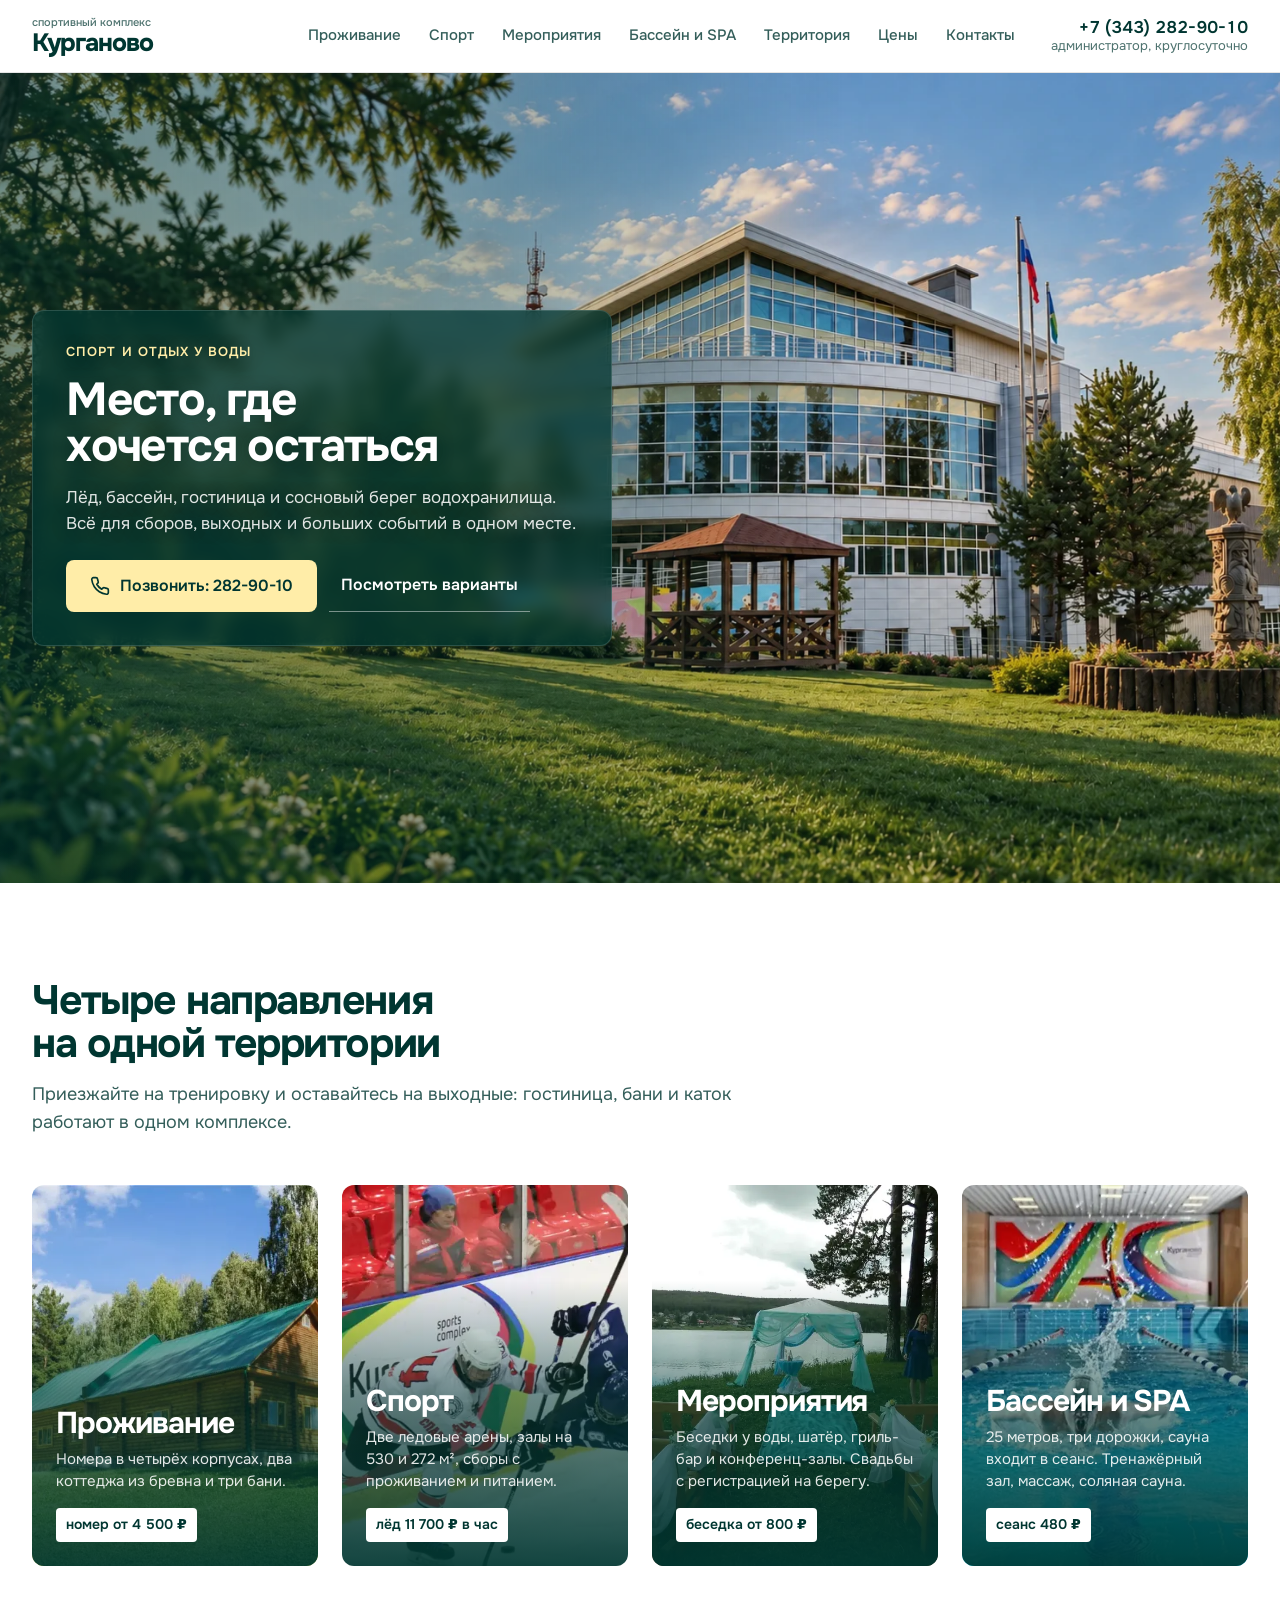
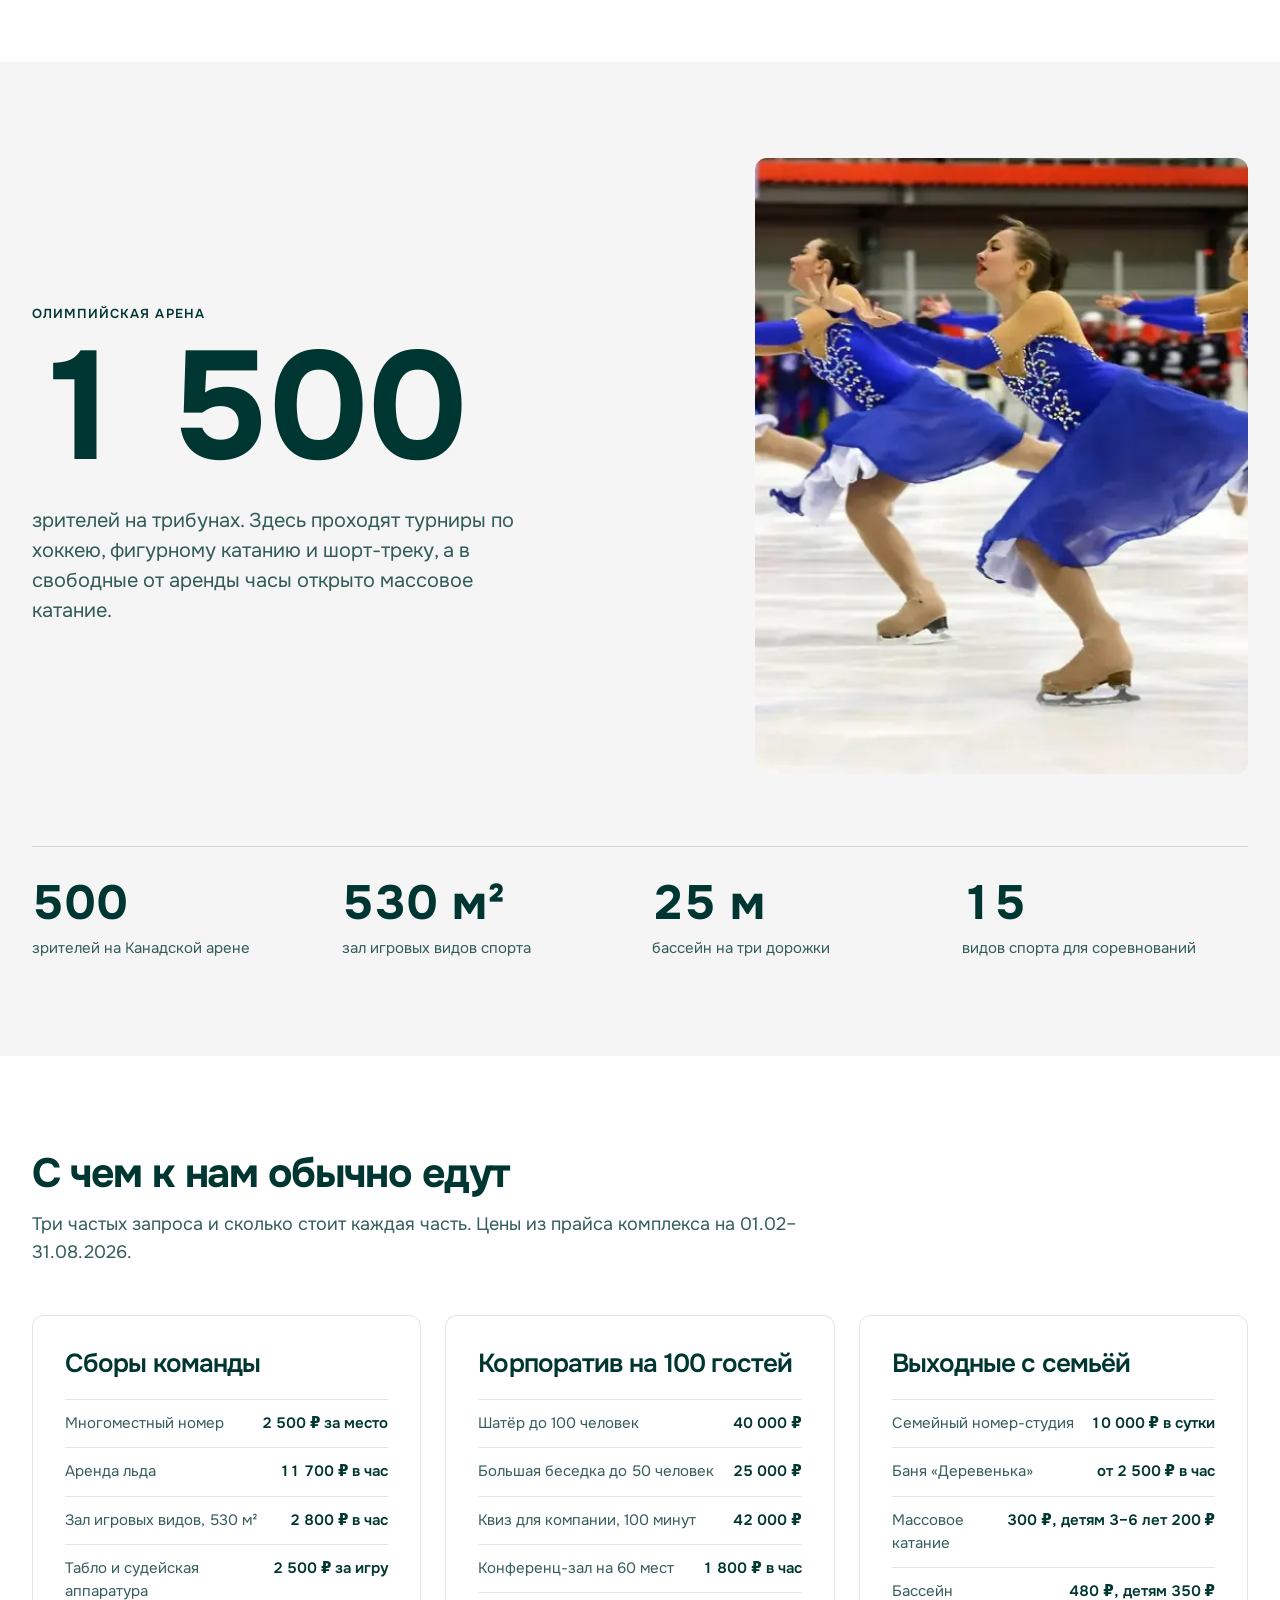
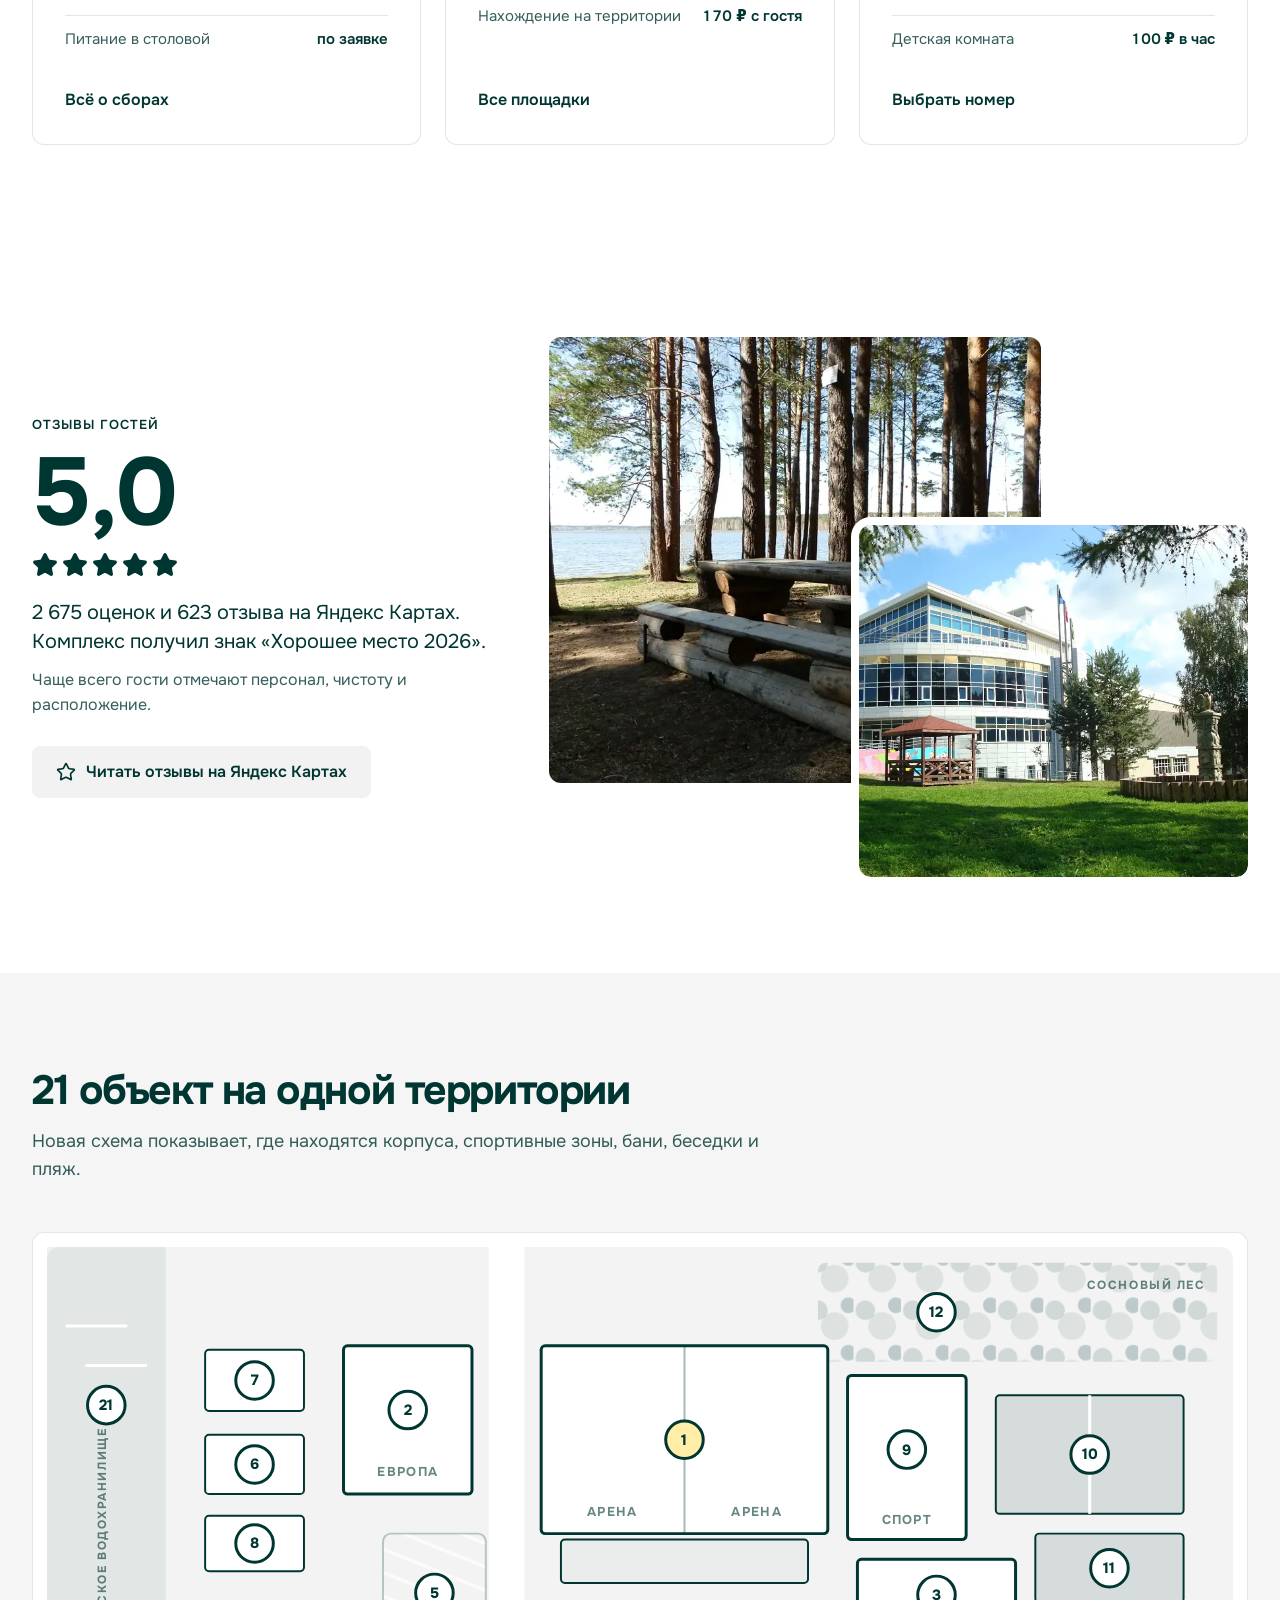
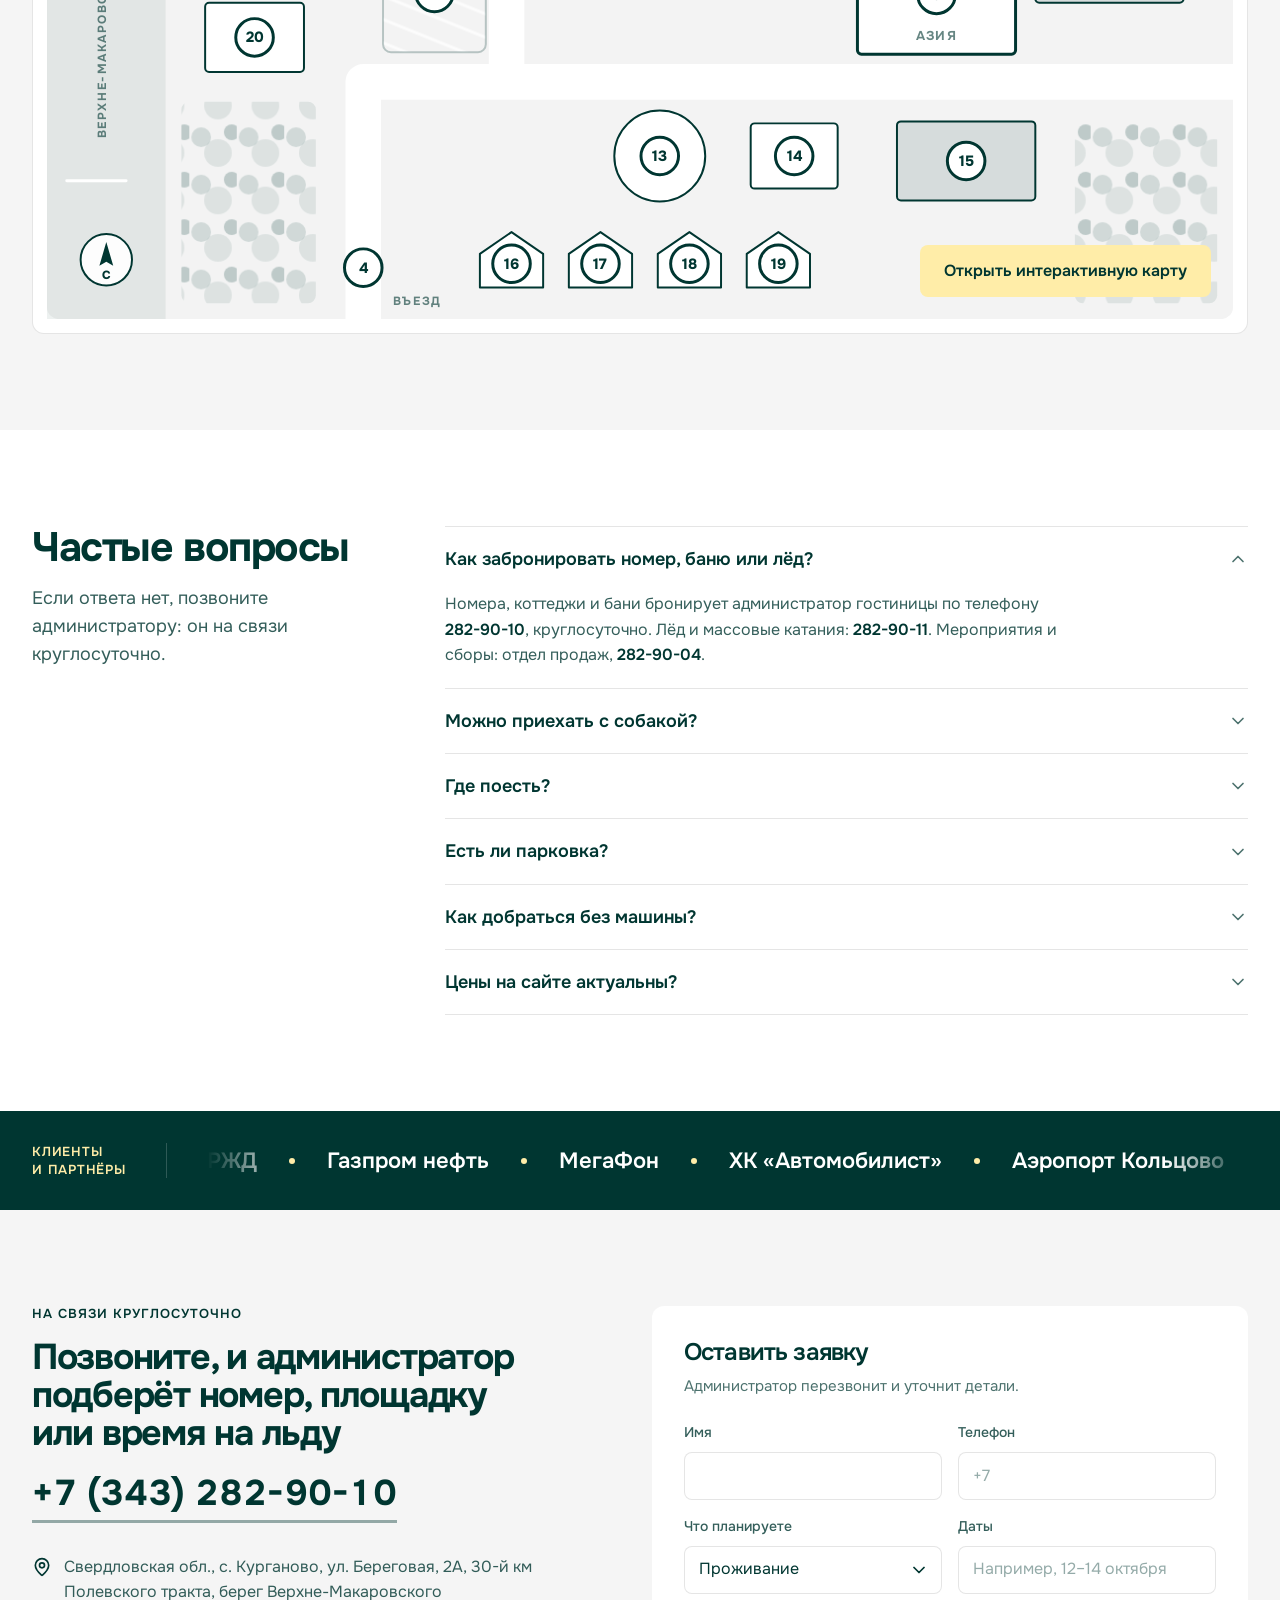
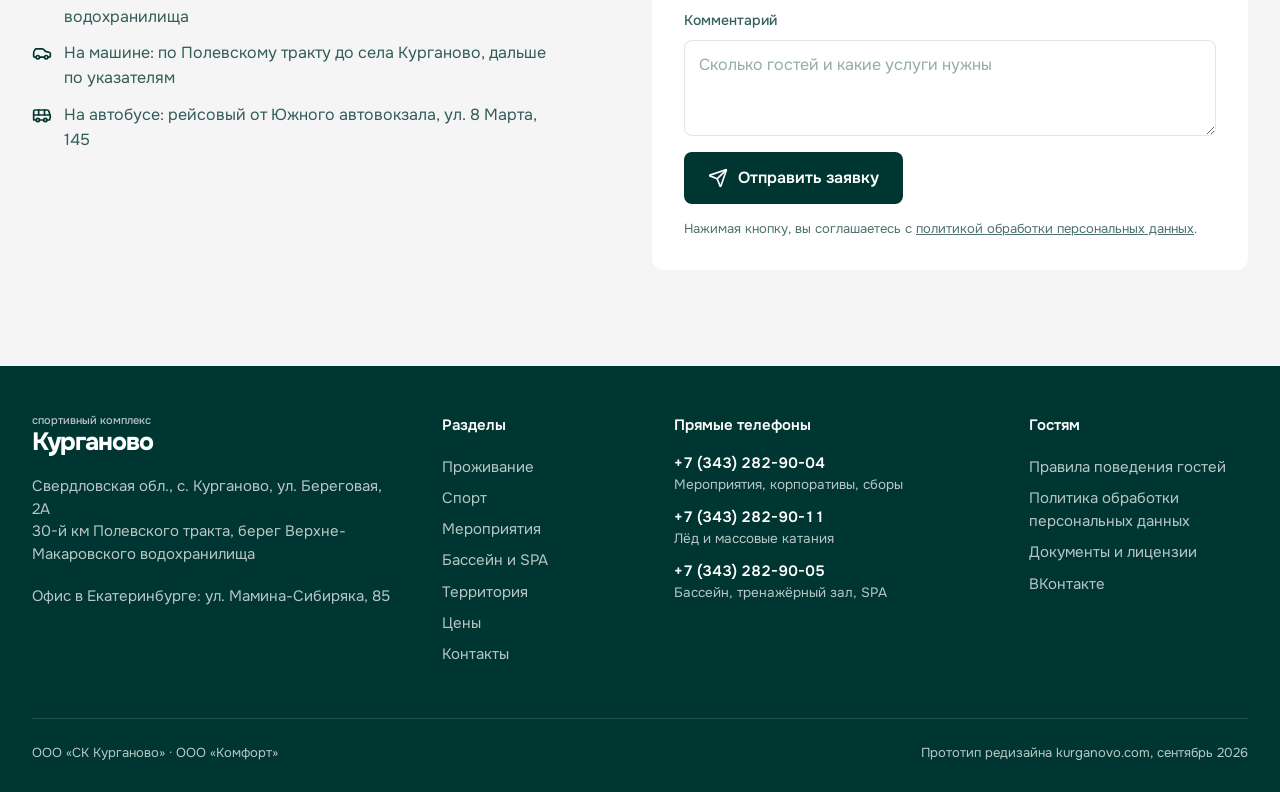
<file: index.html>
<!doctype html>
<html lang="ru">
<head>
<meta charset="utf-8">
<meta name="viewport" content="width=device-width,initial-scale=1">
<title>Курганово – спортивный комплекс и база отдыха на Полевском тракте</title>
<meta name="description" content="Две ледовые арены, бассейн 25 м, гостиница, бани и площадки для праздников на берегу Верхне-Макаровского водохранилища.">
<meta name="robots" content="noindex">
<meta property="og:type" content="website">
<meta property="og:site_name" content="Курганово">
<meta property="og:url" content="https://halitcan777.github.io/kurganovo-redesign/">
<meta property="og:title" content="Курганово – спортивный комплекс и база отдыха на Полевском тракте">
<meta property="og:description" content="Две ледовые арены, бассейн 25 м, гостиница, бани и площадки для праздников на берегу Верхне-Макаровского водохранилища.">
<meta property="og:image" content="https://halitcan777.github.io/kurganovo-redesign/assets/img/og.jpg">
<meta name="theme-color" content="#003631">
<link rel="icon" href="data:,">
<link rel="preload" href="assets/fonts/onest-cyrillic.woff2" as="font" type="font/woff2" crossorigin>
<link rel="preload" as="image" href="assets/img/hero-facade-v3.webp" imagesrcset="assets/img/hero-facade-v3-900.webp 900w, assets/img/hero-facade-v3.webp 1672w" imagesizes="100vw" fetchpriority="high">
<link rel="stylesheet" href="assets/site.css?v=mufjwzg5">
<script>document.documentElement.classList.add('js');if(/[?&]still/.test(location.search))document.documentElement.classList.add('still')</script>
</head>
<body>
<div class="progress" aria-hidden="true"></div>
<header class="hdr">
  <div class="wrap hdr-in">
    <a class="wordmark" href="index.html"><small>спортивный комплекс</small><b>Курганово</b></a>
    <nav class="nav" aria-label="Разделы"><a href="prozhivanie.html">Проживание</a><a href="sport.html">Спорт</a><a href="meropriyatiya.html">Мероприятия</a><a href="bassein.html">Бассейн и SPA</a><a href="territoriya.html">Территория</a><a href="ceny.html">Цены</a><a href="kontakty.html">Контакты</a></nav>
    <a class="hdr-phone" href="tel:+73432829010"><span class="ph-long">+7 (343) 282-90-10</span><span class="ph-short">282-90-10</span><small>администратор, круглосуточно</small></a>
    <button class="burger" type="button" aria-label="Меню" aria-expanded="false" aria-controls="drawer"><svg class="ic i-menu" viewBox="0 0 24 24" aria-hidden="true"><line x1="4" x2="20" y1="12" y2="12" /> <line x1="4" x2="20" y1="6" y2="6" /> <line x1="4" x2="20" y1="18" y2="18" /></svg><svg class="ic i-x" viewBox="0 0 24 24" aria-hidden="true"><path d="M18 6 6 18" /> <path d="m6 6 12 12" /></svg></button>
  </div>
  <nav class="drawer" id="drawer" hidden aria-label="Меню"><a href="prozhivanie.html">Проживание</a><a href="sport.html">Спорт</a><a href="meropriyatiya.html">Мероприятия</a><a href="bassein.html">Бассейн и SPA</a><a href="territoriya.html">Территория</a><a href="ceny.html">Цены</a><a href="kontakty.html">Контакты</a><a class="btn" href="tel:+73432829010"><svg class="ic" viewBox="0 0 24 24" aria-hidden="true"><path d="M22 16.92v3a2 2 0 0 1-2.18 2 19.79 19.79 0 0 1-8.63-3.07 19.5 19.5 0 0 1-6-6 19.79 19.79 0 0 1-3.07-8.67A2 2 0 0 1 4.11 2h3a2 2 0 0 1 2 1.72 12.84 12.84 0 0 0 .7 2.81 2 2 0 0 1-.45 2.11L8.09 9.91a16 16 0 0 0 6 6l1.27-1.27a2 2 0 0 1 2.11-.45 12.84 12.84 0 0 0 2.81.7A2 2 0 0 1 22 16.92z" /></svg>Позвонить: 282-90-10</a></nav>
</header>
<main>
<section class="hero" style="background-image:url([data-uri])">
  <img src="assets/img/hero-facade-v3.webp" srcset="assets/img/hero-facade-v3-900.webp 900w, assets/img/hero-facade-v3.webp 1672w" sizes="100vw" alt="Главный корпус спортивного комплекса «Курганово»" class="hero-img" style="object-position:58% 50%" fetchpriority="high">
  <div class="wrap">
    <div class="hero-panel">
      <p class="kicker">Спорт и отдых у воды</p>
      <h1>Место, где хочется остаться</h1>
      <p class="hero-lead">Лёд, бассейн, гостиница и сосновый берег водохранилища. Всё для сборов, выходных и больших событий в одном месте.</p>
      <div class="hero-cta">
        <a class="btn btn-accent" href="tel:+73432829010"><svg class="ic" viewBox="0 0 24 24" aria-hidden="true"><path d="M22 16.92v3a2 2 0 0 1-2.18 2 19.79 19.79 0 0 1-8.63-3.07 19.5 19.5 0 0 1-6-6 19.79 19.79 0 0 1-3.07-8.67A2 2 0 0 1 4.11 2h3a2 2 0 0 1 2 1.72 12.84 12.84 0 0 0 .7 2.81 2 2 0 0 1-.45 2.11L8.09 9.91a16 16 0 0 0 6 6l1.27-1.27a2 2 0 0 1 2.11-.45 12.84 12.84 0 0 0 2.81.7A2 2 0 0 1 22 16.92z" /></svg>Позвонить: 282-90-10</a>
        <a class="hero-link" href="prozhivanie.html">Посмотреть варианты</a>
      </div>
    </div>
  </div>
</section>

<section class="sec">
  <div class="wrap">
    <div class="sec-head rv"><h2>Четыре направления на одной территории</h2><p>Приезжайте на тренировку и оставайтесь на выходные: гостиница, бани и каток работают в одном комплексе.</p></div>
    <div class="tiles"><a class="tile rv" href="prozhivanie.html"><img src="assets/img/cottage.webp" srcset="assets/img/cottage-900.webp 900w, assets/img/cottage.webp 1600w" sizes="(max-width: 760px) 100vw, 50vw" alt="Коттедж из оцилиндрованного бревна" style="object-position:60% 50%" loading="lazy" decoding="async"><div class="tile-b"><h3>Проживание</h3><p>Номера в четырёх корпусах, два коттеджа из бревна и три бани.</p><span class="tile-price">номер от 4 500 ₽</span></div></a><a class="tile rv" href="sport.html"><img src="assets/img/hockey-2.webp" srcset="assets/img/hockey-2-900.webp 900w, assets/img/hockey-2.webp 1600w" sizes="(max-width: 760px) 100vw, 50vw" alt="Хоккейный матч на арене комплекса" style="object-position:38% 50%" loading="lazy" decoding="async"><div class="tile-b"><h3>Спорт</h3><p>Две ледовые арены, залы на 530 и 272 м², сборы с проживанием и питанием.</p><span class="tile-price">лёд 11 700 ₽ в час</span></div></a><a class="tile rv" href="meropriyatiya.html"><img src="assets/img/wedding.webp" srcset="assets/img/wedding-900.webp 900w, assets/img/wedding.webp 1600w" sizes="(max-width: 760px) 100vw, 50vw" alt="Выездная регистрация на берегу водохранилища" style="object-position:45% 50%" loading="lazy" decoding="async"><div class="tile-b"><h3>Мероприятия</h3><p>Беседки у воды, шатёр, гриль-бар и конференц-залы. Свадьбы с регистрацией на берегу.</p><span class="tile-price">беседка от 800 ₽</span></div></a><a class="tile rv" href="bassein.html"><img src="assets/img/pool-swim.webp" srcset="assets/img/pool-swim-900.webp 900w, assets/img/pool-swim.webp 1600w" sizes="(max-width: 760px) 100vw, 50vw" alt="Пловец на дорожке бассейна" style="object-position:50% 60%" loading="lazy" decoding="async"><div class="tile-b"><h3>Бассейн и SPA</h3><p>25 метров, три дорожки, сауна входит в сеанс. Тренажёрный зал, массаж, соляная сауна.</p><span class="tile-price">сеанс 480 ₽</span></div></a></div>
  </div>
</section>

<section class="sec peak">
  <div class="wrap">
    <div class="g peak-g">
      <div class="s7 rv">
        <p class="kicker">Олимпийская арена</p>
        <div class="peak-num" data-count="1500">1 500</div>
        <p class="peak-lead">зрителей на трибунах. Здесь проходят турниры по хоккею, фигурному катанию и шорт-треку, а в свободные от аренды часы открыто массовое катание.</p>
      </div>
      <div class="s5 rv"><div class="ph ar45"><img src="assets/img/skating.webp" srcset="assets/img/skating-900.webp 900w, assets/img/skating.webp 1600w" sizes="(max-width: 760px) 100vw, 50vw" alt="Синхронное катание на арене комплекса" style="object-position:60% 50%" loading="lazy" decoding="async"></div></div>
    </div>
    <div class="stats rv">
      <div><b data-count="500">500</b><small>зрителей на Канадской арене</small></div>
      <div><b><span data-count="530">530</span> м²</b><small>зал игровых видов спорта</small></div>
      <div><b><span data-count="25">25</span> м</b><small>бассейн на три дорожки</small></div>
      <div><b data-count="15">15</b><small>видов спорта для соревнований</small></div>
    </div>
  </div>
</section>

<section class="sec">
  <div class="wrap">
    <div class="sec-head rv"><h2>С чем к нам обычно едут</h2><p>Три частых запроса и сколько стоит каждая часть. Цены из прайса комплекса на 01.02–31.08.2026.</p></div>
    <div class="g"><article class="card s4 rv"><h3>Сборы команды</h3><ul class="plist"><li><span>Многоместный номер</span><span>2 500 ₽ за место</span></li><li><span>Аренда льда</span><span>11 700 ₽ в час</span></li><li><span>Зал игровых видов, 530 м²</span><span>2 800 ₽ в час</span></li><li><span>Табло и судейская аппаратура</span><span>2 500 ₽ за игру</span></li><li><span>Питание в столовой</span><span>по заявке</span></li></ul><a class="link" href="sport.html#sbory">Всё о сборах</a></article><article class="card s4 rv"><h3>Корпоратив на 100 гостей</h3><ul class="plist"><li><span>Шатёр до 100 человек</span><span>40 000 ₽</span></li><li><span>Большая беседка до 50 человек</span><span>25 000 ₽</span></li><li><span>Квиз для компании, 100 минут</span><span>42 000 ₽</span></li><li><span>Конференц-зал на 60 мест</span><span>1 800 ₽ в час</span></li><li><span>Нахождение на территории</span><span>170 ₽ с гостя</span></li></ul><a class="link" href="meropriyatiya.html">Все площадки</a></article><article class="card s4 rv"><h3>Выходные с семьёй</h3><ul class="plist"><li><span>Семейный номер-студия</span><span>10 000 ₽ в сутки</span></li><li><span>Баня «Деревенька»</span><span>от 2 500 ₽ в час</span></li><li><span>Массовое катание</span><span>300 ₽, детям 3–6 лет 200 ₽</span></li><li><span>Бассейн</span><span>480 ₽, детям 350 ₽</span></li><li><span>Детская комната</span><span>100 ₽ в час</span></li></ul><a class="link" href="prozhivanie.html">Выбрать номер</a></article></div>
  </div>
</section>

<section class="sec">
  <div class="wrap g rating">
    <div class="s5 rv">
      <p class="kicker">Отзывы гостей</p>
      <div class="rate-num">5,0</div>
      <div class="stars" role="img" aria-label="Пять звёзд из пяти"><svg class="ic" viewBox="0 0 24 24" aria-hidden="true"><path d="M11.525 2.295a.53.53 0 0 1 .95 0l2.31 4.679a2.123 2.123 0 0 0 1.595 1.16l5.166.756a.53.53 0 0 1 .294.904l-3.736 3.638a2.123 2.123 0 0 0-.611 1.878l.882 5.14a.53.53 0 0 1-.771.56l-4.618-2.428a2.122 2.122 0 0 0-1.973 0L6.396 21.01a.53.53 0 0 1-.77-.56l.881-5.139a2.122 2.122 0 0 0-.611-1.879L2.16 9.795a.53.53 0 0 1 .294-.906l5.165-.755a2.122 2.122 0 0 0 1.597-1.16z" /></svg><svg class="ic" viewBox="0 0 24 24" aria-hidden="true"><path d="M11.525 2.295a.53.53 0 0 1 .95 0l2.31 4.679a2.123 2.123 0 0 0 1.595 1.16l5.166.756a.53.53 0 0 1 .294.904l-3.736 3.638a2.123 2.123 0 0 0-.611 1.878l.882 5.14a.53.53 0 0 1-.771.56l-4.618-2.428a2.122 2.122 0 0 0-1.973 0L6.396 21.01a.53.53 0 0 1-.77-.56l.881-5.139a2.122 2.122 0 0 0-.611-1.879L2.16 9.795a.53.53 0 0 1 .294-.906l5.165-.755a2.122 2.122 0 0 0 1.597-1.16z" /></svg><svg class="ic" viewBox="0 0 24 24" aria-hidden="true"><path d="M11.525 2.295a.53.53 0 0 1 .95 0l2.31 4.679a2.123 2.123 0 0 0 1.595 1.16l5.166.756a.53.53 0 0 1 .294.904l-3.736 3.638a2.123 2.123 0 0 0-.611 1.878l.882 5.14a.53.53 0 0 1-.771.56l-4.618-2.428a2.122 2.122 0 0 0-1.973 0L6.396 21.01a.53.53 0 0 1-.77-.56l.881-5.139a2.122 2.122 0 0 0-.611-1.879L2.16 9.795a.53.53 0 0 1 .294-.906l5.165-.755a2.122 2.122 0 0 0 1.597-1.16z" /></svg><svg class="ic" viewBox="0 0 24 24" aria-hidden="true"><path d="M11.525 2.295a.53.53 0 0 1 .95 0l2.31 4.679a2.123 2.123 0 0 0 1.595 1.16l5.166.756a.53.53 0 0 1 .294.904l-3.736 3.638a2.123 2.123 0 0 0-.611 1.878l.882 5.14a.53.53 0 0 1-.771.56l-4.618-2.428a2.122 2.122 0 0 0-1.973 0L6.396 21.01a.53.53 0 0 1-.77-.56l.881-5.139a2.122 2.122 0 0 0-.611-1.879L2.16 9.795a.53.53 0 0 1 .294-.906l5.165-.755a2.122 2.122 0 0 0 1.597-1.16z" /></svg><svg class="ic" viewBox="0 0 24 24" aria-hidden="true"><path d="M11.525 2.295a.53.53 0 0 1 .95 0l2.31 4.679a2.123 2.123 0 0 0 1.595 1.16l5.166.756a.53.53 0 0 1 .294.904l-3.736 3.638a2.123 2.123 0 0 0-.611 1.878l.882 5.14a.53.53 0 0 1-.771.56l-4.618-2.428a2.122 2.122 0 0 0-1.973 0L6.396 21.01a.53.53 0 0 1-.77-.56l.881-5.139a2.122 2.122 0 0 0-.611-1.879L2.16 9.795a.53.53 0 0 1 .294-.906l5.165-.755a2.122 2.122 0 0 0 1.597-1.16z" /></svg></div>
      <p class="rate-lead">2 675 оценок и 623 отзыва на Яндекс Картах. Комплекс получил знак «Хорошее место 2026».</p>
      <p>Чаще всего гости отмечают персонал, чистоту и расположение.</p>
      <a class="btn btn-tint" href="https://yandex.ru/maps/org/kurganovo/1104910295/reviews/" target="_blank" rel="noopener"><svg class="ic" viewBox="0 0 24 24" aria-hidden="true"><path d="M11.525 2.295a.53.53 0 0 1 .95 0l2.31 4.679a2.123 2.123 0 0 0 1.595 1.16l5.166.756a.53.53 0 0 1 .294.904l-3.736 3.638a2.123 2.123 0 0 0-.611 1.878l.882 5.14a.53.53 0 0 1-.771.56l-4.618-2.428a2.122 2.122 0 0 0-1.973 0L6.396 21.01a.53.53 0 0 1-.77-.56l.881-5.139a2.122 2.122 0 0 0-.611-1.879L2.16 9.795a.53.53 0 0 1 .294-.906l5.165-.755a2.122 2.122 0 0 0 1.597-1.16z" /></svg>Читать отзывы на Яндекс Картах</a>
    </div>
    <div class="s7 rv">
      <div class="collage">
        <div class="ph c1"><img src="assets/img/lake.webp" srcset="assets/img/lake-900.webp 900w, assets/img/lake.webp 1600w" sizes="(max-width: 760px) 100vw, 50vw" alt="Деревянный стол под соснами на берегу водохранилища" loading="lazy" decoding="async"></div>
        <div class="ph c2"><img src="assets/img/facade.webp" srcset="assets/img/facade-900.webp 900w, assets/img/facade.webp 1600w" sizes="(max-width: 760px) 100vw, 50vw" alt="Главный корпус с ледовыми аренами" loading="lazy" decoding="async"></div>
      </div>
    </div>
  </div>
</section>

<section class="sec bg2" id="plan">
  <div class="wrap">
    <div class="sec-head rv"><h2>21 объект на одной территории</h2><p>Новая схема показывает, где находятся корпуса, спортивные зоны, бани, беседки и пляж.</p></div>
    <a class="map-preview rv" href="territoriya.html"><svg class="tmap-svg" viewBox="0 0 1200 680" role="img" aria-label="Схема территории спортивного комплекса Курганово">
  <defs><pattern id="trees" width="48" height="48" patternUnits="userSpaceOnUse"><circle cx="12" cy="16" r="10" fill="#003631" fill-opacity=".14"/><circle cx="29" cy="32" r="14" fill="#003631" fill-opacity=".09"/><circle cx="43" cy="11" r="8" fill="#003631" fill-opacity=".22"/></pattern><pattern id="parking" width="22" height="22" patternUnits="userSpaceOnUse" patternTransform="rotate(22)"><path d="M0 2h22" stroke="#fff" stroke-width="3" opacity=".75"/></pattern></defs>
  <rect width="1200" height="680" rx="12" fill="#f3f3f3"/>
  <rect width="120" height="680" fill="#003631" fill-opacity=".07"/><path d="M20 80h60M40 120h60M20 540h60" stroke="#fff" stroke-width="3" stroke-linecap="round"/>
  <rect x="780" y="16" width="404" height="100" rx="8" fill="url(#trees)"/><rect x="1040" y="480" width="144" height="184" rx="8" fill="url(#trees)"/><rect x="136" y="460" width="136" height="204" rx="8" fill="url(#trees)"/>
  <g class="map-roads"><path d="M320 680V440H1200"/><path d="M465 440V0"/></g>
  <rect class="map-parking" x="340" y="290" width="104" height="120" rx="8" fill="url(#parking)"/>
  <g class="map-buildings">
    <rect x="500" y="100" width="290" height="190" rx="4"/><path d="M645 100v190" class="div"/><rect class="admin" x="520" y="296" width="250" height="44" rx="4"/>
    <rect x="300" y="100" width="130" height="150" rx="4"/>
    <rect x="810" y="130" width="120" height="166" rx="4"/>
    <rect x="820" y="316" width="160" height="96" rx="4"/>
    <text x="572" y="272">АРЕНА</text><text x="718" y="272">АРЕНА</text><text x="365" y="232">ЕВРОПА</text><text x="870" y="280">СПОРТ</text><text x="900" y="398">АЗИЯ</text>
  </g>
  <g class="map-fields"><rect x="960" y="150" width="190" height="120" rx="4"/><rect x="1000" y="290" width="150" height="70" rx="4"/><rect x="860" y="480" width="140" height="80" rx="4"/><path d="M1055 150v120"/></g>
  <g class="map-small"><rect x="160" y="104" width="100" height="62" rx="4"/><rect x="160" y="190" width="100" height="60" rx="4"/><rect x="160" y="272" width="100" height="56" rx="4"/><rect x="160" y="360" width="100" height="70" rx="4"/><circle cx="620" cy="515" r="46"/><rect x="712" y="482" width="88" height="66" rx="4"/><path d="M438 648v-34l32-22 32 22v34z"/><path d="M528 648v-34l32-22 32 22v34z"/><path d="M618 648v-34l32-22 32 22v34z"/><path d="M708 648v-34l32-22 32 22v34z"/></g>
  <g class="map-labels" aria-hidden="true"><text x="60" y="340" transform="rotate(-90 60 340)" text-anchor="middle">ВЕРХНЕ-МАКАРОВСКОЕ ВОДОХРАНИЛИЩЕ</text><text x="1172" y="42" text-anchor="end">СОСНОВЫЙ ЛЕС</text><text x="350" y="666">ВЪЕЗД</text></g>
  <g class="map-compass" aria-hidden="true" transform="translate(60 620)"><circle r="26"/><path d="M0-18L7 6 0 2-7 6Z"/><text y="19">С</text></g>
  <path class="map-route" data-map-route d=""/>
  <g class="map-pin active" data-map-pin data-n="1" data-cat="stay sport food family" data-title="Главный корпус" data-meta="Центр комплекса" data-features="Ресепшн|Олимпийская и Канадская арены|Спортбар|Гостиница|Детская комната|Прокат" data-href="sport.html" data-link="Спорт и арены" data-x="645" data-y="195" transform="translate(645 195)"><circle r="19"/><text y="1">1</text></g><g class="map-pin" data-map-pin data-n="2" data-cat="stay sport" data-title="Корпус «Европа»" data-meta="Проживание и фитнес" data-features="Номера разных категорий|Зал фитнеса|Бильярд|Корпус «Европа+»" data-href="prozhivanie.html" data-link="Выбрать номер" data-x="365" data-y="165" transform="translate(365 165)"><circle r="19"/><text y="1">2</text></g><g class="map-pin" data-map-pin data-n="3" data-cat="stay event food" data-title="Корпус «Азия»" data-meta="Проживание и деловые события" data-features="Гостиница|Столовая|Конференц-зал на 60 мест|Конференц-зал на 50 мест" data-href="meropriyatiya.html" data-link="Конференции и события" data-x="900" data-y="352" transform="translate(900 352)"><circle r="19"/><text y="1">3</text></g><g class="map-pin" data-map-pin data-n="4" data-cat="service" data-title="Въезд и охрана" data-meta="Начало маршрута" data-features="Пост охраны|Въезд к парковке|Пеший маршрут по территории" data-href="kontakty.html" data-link="Как добраться" data-x="320" data-y="628" transform="translate(320 628)"><circle r="19"/><text y="1">4</text></g><g class="map-pin" data-map-pin data-n="5" data-cat="service" data-title="Парковка" data-meta="Рядом с главным корпусом" data-features="Легковые автомобили|Места для автобусов|Короткий путь до ресепшн" data-href="kontakty.html" data-link="Адрес и маршрут" data-x="392" data-y="350" transform="translate(392 350)"><circle r="19"/><text y="1">5</text></g><g class="map-pin" data-map-pin data-n="6" data-cat="food event" data-title="Гриль-бар «Овертайм»" data-meta="Еда и банкеты" data-features="Гриль-меню|Зал до 40 гостей|Банкетное обслуживание|Бронь столов" data-href="meropriyatiya.html" data-link="Мероприятия и меню" data-x="210" data-y="220" transform="translate(210 220)"><circle r="19"/><text y="1">6</text></g><g class="map-pin" data-map-pin data-n="7" data-cat="stay family" data-title="Коттеджи" data-meta="Отдых отдельной компанией" data-features="До 15 гостей|10–12 спальных мест|Три спальни|Мини-кухня|Терраса с мангалом" data-href="prozhivanie.html" data-link="Коттеджи и цены" data-x="210" data-y="135" transform="translate(210 135)"><circle r="19"/><text y="1">7</text></g><g class="map-pin" data-map-pin data-n="8" data-cat="event family" data-title="Большая беседка" data-meta="Площадка до 50 гостей" data-features="До 50 гостей|Мебель|Освещение|Крытая площадка" data-href="meropriyatiya.html" data-link="Все площадки" data-x="210" data-y="300" transform="translate(210 300)"><circle r="19"/><text y="1">8</text></g><g class="map-pin" data-map-pin data-n="9" data-cat="sport spa" data-title="Спортивная зона" data-meta="Бассейн, фитнес и SPA" data-features="Бассейн 25 м|Тренажёрный зал|Зал единоборств|Хоккейный тир|Велокласс|SPA-услуги" data-href="bassein.html" data-link="Бассейн и SPA" data-x="870" data-y="205" transform="translate(870 205)"><circle r="19"/><text y="1">9</text></g><g class="map-pin" data-map-pin data-n="10" data-cat="sport" data-title="Футбольное поле" data-meta="Открытая спортивная площадка" data-features="Искусственная трава|Размер 40 × 20 м|Почасовая аренда" data-href="sport.html" data-link="Спортивные площадки" data-x="1055" data-y="210" transform="translate(1055 210)"><circle r="19"/><text y="1">10</text></g><g class="map-pin" data-map-pin data-n="11" data-cat="sport" data-title="Волейбольная площадка" data-meta="Открытая спортивная площадка" data-features="Размер 18 × 9 м|Искусственное покрытие|Почасовая аренда" data-href="sport.html" data-link="Спортивные площадки" data-x="1075" data-y="325" transform="translate(1075 325)"><circle r="19"/><text y="1">11</text></g><g class="map-pin" data-map-pin data-n="12" data-cat="sport event" data-title="Пейнтбол и лазертаг" data-meta="Лесная игровая зона" data-features="Пейнтбол|Лазертаг|Командные сценарии|Лесная площадка" data-href="meropriyatiya.html" data-link="Программы для команд" data-x="900" data-y="66" transform="translate(900 66)"><circle r="19"/><text y="1">12</text></g><g class="map-pin" data-map-pin data-n="13" data-cat="event food" data-title="Шатёр" data-meta="Площадка до 100 гостей" data-features="До 100 гостей|Мебель|Бетонный пол|Банкетное обслуживание" data-href="meropriyatiya.html" data-link="Шатёр и другие площадки" data-x="620" data-y="515" transform="translate(620 515)"><circle r="19"/><text y="1">13</text></g><g class="map-pin" data-map-pin data-n="14" data-cat="family" data-title="Детский городок" data-meta="Игровая зона на улице" data-features="Горки|Игровые элементы|Уличная зона" data-href="meropriyatiya.html" data-link="Детские праздники" data-x="756" data-y="515" transform="translate(756 515)"><circle r="19"/><text y="1">14</text></g><g class="map-pin" data-map-pin data-n="15" data-cat="sport" data-title="Стритбол" data-meta="Открытая спортивная площадка" data-features="Площадка 30 × 30 м|Асфальтовое покрытие|Почасовая аренда" data-href="sport.html" data-link="Спортивные площадки" data-x="930" data-y="520" transform="translate(930 520)"><circle r="19"/><text y="1">15</text></g><g class="map-pin" data-map-pin data-n="16" data-cat="event family" data-title="Беседка №2" data-meta="Отдых у воды" data-features="До 10 гостей|Мангал|Освещение|Рядом с берегом" data-href="meropriyatiya.html" data-link="Беседки и цены" data-x="470" data-y="624" transform="translate(470 624)"><circle r="19"/><text y="1">16</text></g><g class="map-pin" data-map-pin data-n="17" data-cat="event family" data-title="Беседка №3" data-meta="Отдых у воды" data-features="До 10 гостей|Мангал|Освещение|Рядом с берегом" data-href="meropriyatiya.html" data-link="Беседки и цены" data-x="560" data-y="624" transform="translate(560 624)"><circle r="19"/><text y="1">17</text></g><g class="map-pin" data-map-pin data-n="18" data-cat="event family" data-title="Беседка №4" data-meta="Отдых у воды" data-features="До 10 гостей|Мангал|Освещение|Рядом с берегом" data-href="meropriyatiya.html" data-link="Беседки и цены" data-x="650" data-y="624" transform="translate(650 624)"><circle r="19"/><text y="1">18</text></g><g class="map-pin" data-map-pin data-n="19" data-cat="event family" data-title="Беседка №5" data-meta="Отдых у воды" data-features="До 10 гостей|Мангал|Освещение|Рядом с берегом" data-href="meropriyatiya.html" data-link="Беседки и цены" data-x="740" data-y="624" transform="translate(740 624)"><circle r="19"/><text y="1">19</text></g><g class="map-pin" data-map-pin data-n="20" data-cat="spa stay family" data-title="Бани" data-meta="Три отдельных дома" data-features="«Деревенька»|«Охотничья»|«Легенды хоккея»|Парные и зоны отдыха" data-href="prozhivanie.html" data-link="Бани и цены" data-x="210" data-y="395" transform="translate(210 395)"><circle r="19"/><text y="1">20</text></g><g class="map-pin" data-map-pin data-n="21" data-cat="family event" data-title="Пляж" data-meta="Берег водохранилища" data-features="Береговая зона|Вид на водохранилище|Рядом с лесом" data-href="meropriyatiya.html" data-link="Площадки у воды" data-x="60" data-y="160" transform="translate(60 160)"><circle r="19"/><text y="1">21</text></g>
</svg><span class="btn btn-accent">Открыть интерактивную карту</span></a>
  </div>
</section>

<section class="sec">
  <div class="wrap g faq-g">
    <div class="s4 sec-head rv"><h2>Частые вопросы</h2><p>Если ответа нет, позвоните администратору: он на связи круглосуточно.</p></div>
    <div class="s8 faq rv"><details class="faq-item" open><summary>Как забронировать номер, баню или лёд?<svg class="ic" viewBox="0 0 24 24" aria-hidden="true"><path d="m6 9 6 6 6-6" /></svg></summary><p>Номера, коттеджи и бани бронирует администратор гостиницы по телефону <a class="link" href="tel:+73432829010">282-90-10</a>, круглосуточно. Лёд и массовые катания: <a class="link" href="tel:+73432829011">282-90-11</a>. Мероприятия и сборы: отдел продаж, <a class="link" href="tel:+73432829004">282-90-04</a>.</p></details><details class="faq-item"><summary>Можно приехать с собакой?<svg class="ic" viewBox="0 0 24 24" aria-hidden="true"><path d="m6 9 6 6 6-6" /></svg></summary><p>Да, проживание с питомцем стоит 1 500 ₽ в сутки. Цена из прайса корпусов «Азия» и Главного, действовавшего до 31 августа 2026 года.</p></details><details class="faq-item"><summary>Где поесть?<svg class="ic" viewBox="0 0 24 24" aria-hidden="true"><path d="m6 9 6 6 6-6" /></svg></summary><p>В корпусе «Азия» работает столовая с комплексным питанием, в главном корпусе спорт-бар, на территории гриль-бар «Овертайм» (бронь столов <a class="link" href="tel:+73432829006">282-90-06</a>). Горячее из гриль-бара можно заказать прямо в баню.</p></details><details class="faq-item"><summary>Есть ли парковка?<svg class="ic" viewBox="0 0 24 24" aria-hidden="true"><path d="m6 9 6 6 6-6" /></svg></summary><p>Да, охраняемая, в том числе для автобусов. Стоимость стоянки уточняйте у администратора.</p></details><details class="faq-item"><summary>Как добраться без машины?<svg class="ic" viewBox="0 0 24 24" aria-hidden="true"><path d="m6 9 6 6 6-6" /></svg></summary><p>Рейсовым автобусом от Южного автовокзала Екатеринбурга (ул. 8 Марта, 145) до села Курганово. На машине: по Полевскому тракту до 30-го километра, дальше по указателям.</p></details><details class="faq-item"><summary>Цены на сайте актуальны?<svg class="ic" viewBox="0 0 24 24" aria-hidden="true"><path d="m6 9 6 6 6-6" /></svg></summary><p>Прайсы действовали с 1 февраля по 31 августа 2026 года. Новые цены назовёт администратор: <a class="link" href="tel:+73432829010">282-90-10</a>.</p></details></div>
  </div>
</section>

<section class="clients">
  <div class="wrap clients-in">
    <p class="clients-k">Клиенты <br>и партнёры</p>
    <div class="marquee" role="region" aria-label="Клиенты: РЖД, Газпром нефть, МегаФон, ХК «Автомобилист», Аэропорт Кольцово, МРСК Урала, Свердловэнерго, КЭС Холдинг, Škoda, «Мотив», «Югория», КриоГаз"><div class="marquee-track" aria-hidden="true"><span>РЖД</span><span>Газпром нефть</span><span>МегаФон</span><span>ХК «Автомобилист»</span><span>Аэропорт Кольцово</span><span>МРСК Урала</span><span>Свердловэнерго</span><span>КЭС Холдинг</span><span>Škoda</span><span>«Мотив»</span><span>«Югория»</span><span>КриоГаз</span><span>РЖД</span><span>Газпром нефть</span><span>МегаФон</span><span>ХК «Автомобилист»</span><span>Аэропорт Кольцово</span><span>МРСК Урала</span><span>Свердловэнерго</span><span>КЭС Холдинг</span><span>Škoda</span><span>«Мотив»</span><span>«Югория»</span><span>КриоГаз</span></div></div>
  </div>
</section>

<section class="sec cta" id="zayavka">
  <div class="wrap g">
    <div class="s6 rv">
      <p class="kicker">На связи круглосуточно</p>
      <h2>Позвоните, и администратор подберёт номер, площадку или время на льду</h2>
      <a class="cta-phone" href="tel:+73432829010">+7 (343) 282-90-10</a>
      
      <ul class="cta-list">
        <li><svg class="ic" viewBox="0 0 24 24" aria-hidden="true"><path d="M20 10c0 4.993-5.539 10.193-7.399 11.799a1 1 0 0 1-1.202 0C9.539 20.193 4 14.993 4 10a8 8 0 0 1 16 0" /> <circle cx="12" cy="10" r="3" /></svg><span>Свердловская обл., с. Курганово, ул. Береговая, 2А, 30-й км Полевского тракта, берег Верхне-Макаровского водохранилища</span></li>
        <li><svg class="ic" viewBox="0 0 24 24" aria-hidden="true"><path d="M19 17h2c.6 0 1-.4 1-1v-3c0-.9-.7-1.7-1.5-1.9C18.7 10.6 16 10 16 10s-1.3-1.4-2.2-2.3c-.5-.4-1.1-.7-1.8-.7H5c-.6 0-1.1.4-1.4.9l-1.4 2.9A3.7 3.7 0 0 0 2 12v4c0 .6.4 1 1 1h2" /> <circle cx="7" cy="17" r="2" /> <path d="M9 17h6" /> <circle cx="17" cy="17" r="2" /></svg><span>На машине: по Полевскому тракту до села Курганово, дальше по указателям</span></li>
        <li><svg class="ic" viewBox="0 0 24 24" aria-hidden="true"><path d="M8 6v6" /> <path d="M15 6v6" /> <path d="M2 12h19.6" /> <path d="M18 18h3s.5-1.7.8-2.8c.1-.4.2-.8.2-1.2 0-.4-.1-.8-.2-1.2l-1.4-5C20.1 6.8 19.1 6 18 6H4a2 2 0 0 0-2 2v10h3" /> <circle cx="7" cy="18" r="2" /> <path d="M9 18h5" /> <circle cx="16" cy="18" r="2" /></svg><span>На автобусе: рейсовый от Южного автовокзала, ул. 8 Марта, 145</span></li>
      </ul>
    </div>
    <div class="s6 rv"><form class="form" data-demo novalidate>
  <h3>Оставить заявку</h3>
  <p class="form-sub">Администратор перезвонит и уточнит детали.</p>
  <div class="row2"><label>Имя<input name="name" autocomplete="name"></label><label>Телефон<input name="phone" type="tel" autocomplete="tel" inputmode="tel" placeholder="+7"></label></div>
  <div class="row2"><label>Что планируете<select name="topic"><option>Проживание</option><option>Спорт и сборы</option><option>Мероприятие</option><option>Бассейн и фитнес</option><option>Другое</option></select></label><label>Даты<input name="date" placeholder="Например, 12–14 октября" autocomplete="off"></label></div>
  <label>Комментарий<textarea name="msg" placeholder="Сколько гостей и какие услуги нужны"></textarea></label>
  <button class="btn" type="submit"><svg class="ic" viewBox="0 0 24 24" aria-hidden="true"><path d="M14.536 21.686a.5.5 0 0 0 .937-.024l6.5-19a.496.496 0 0 0-.635-.635l-19 6.5a.5.5 0 0 0-.024.937l7.93 3.18a2 2 0 0 1 1.112 1.11z" /> <path d="m21.854 2.147-10.94 10.939" /></svg>Отправить заявку</button>
  <p class="consent">Нажимая кнопку, вы соглашаетесь с <a href="https://www.kurganovo.com/content/docs/documentation/Politika_personalnih_dannih/Politika_obrabotki_personalnih_dannih.pdf" target="_blank" rel="noopener">политикой обработки персональных данных</a>.</p>
</form></div>
  </div>
</section>
</main>
<footer class="ftr">
  <div class="wrap">
    <div class="ftr-main">
      <div><a class="wordmark" href="index.html"><small>спортивный комплекс</small><b>Курганово</b></a><p class="ftr-addr">Свердловская обл., с. Курганово, ул. Береговая, 2А<br>30-й км Полевского тракта, берег Верхне-Макаровского водохранилища</p><p class="ftr-addr">Офис в Екатеринбурге: ул. Мамина-Сибиряка, 85</p></div>
      <nav class="ftr-col" aria-label="Разделы сайта"><b>Разделы</b><a href="prozhivanie.html">Проживание</a><a href="sport.html">Спорт</a><a href="meropriyatiya.html">Мероприятия</a><a href="bassein.html">Бассейн и SPA</a><a href="territoriya.html">Территория</a><a href="ceny.html">Цены</a><a href="kontakty.html">Контакты</a></nav>
      <div><b>Прямые телефоны</b><div class="ftr-ph"><div><a href="tel:+73432829004">+7 (343) 282-90-04</a><span>Мероприятия, корпоративы, сборы</span></div><div><a href="tel:+73432829011">+7 (343) 282-90-11</a><span>Лёд и массовые катания</span></div><div><a href="tel:+73432829005">+7 (343) 282-90-05</a><span>Бассейн, тренажёрный зал, SPA</span></div></div></div>
      <div class="ftr-col"><b>Гостям</b><a href="https://www.kurganovo.com/content/docs/documentation/Informaziya_dlya_posetiteley/Pravila_povedeniya_gostey.pdf" target="_blank" rel="noopener">Правила поведения гостей</a><a href="https://www.kurganovo.com/content/docs/documentation/Politika_personalnih_dannih/Politika_obrabotki_personalnih_dannih.pdf" target="_blank" rel="noopener">Политика обработки персональных данных</a><a href="kontakty.html#dokumenty">Документы и лицензии</a><a href="https://vk.com/kurganovosk" target="_blank" rel="noopener">ВКонтакте</a></div>
    </div>
    <div class="ftr-bot"><span>ООО «СК Курганово» · ООО «Комфорт»</span><span>Прототип редизайна kurganovo.com, сентябрь 2026</span></div>
  </div>
</footer>
<div class="toast" role="status" aria-live="polite"></div>
<script src="assets/app.js?v=mufjwzg5" defer></script>
</body>
</html>
</file>
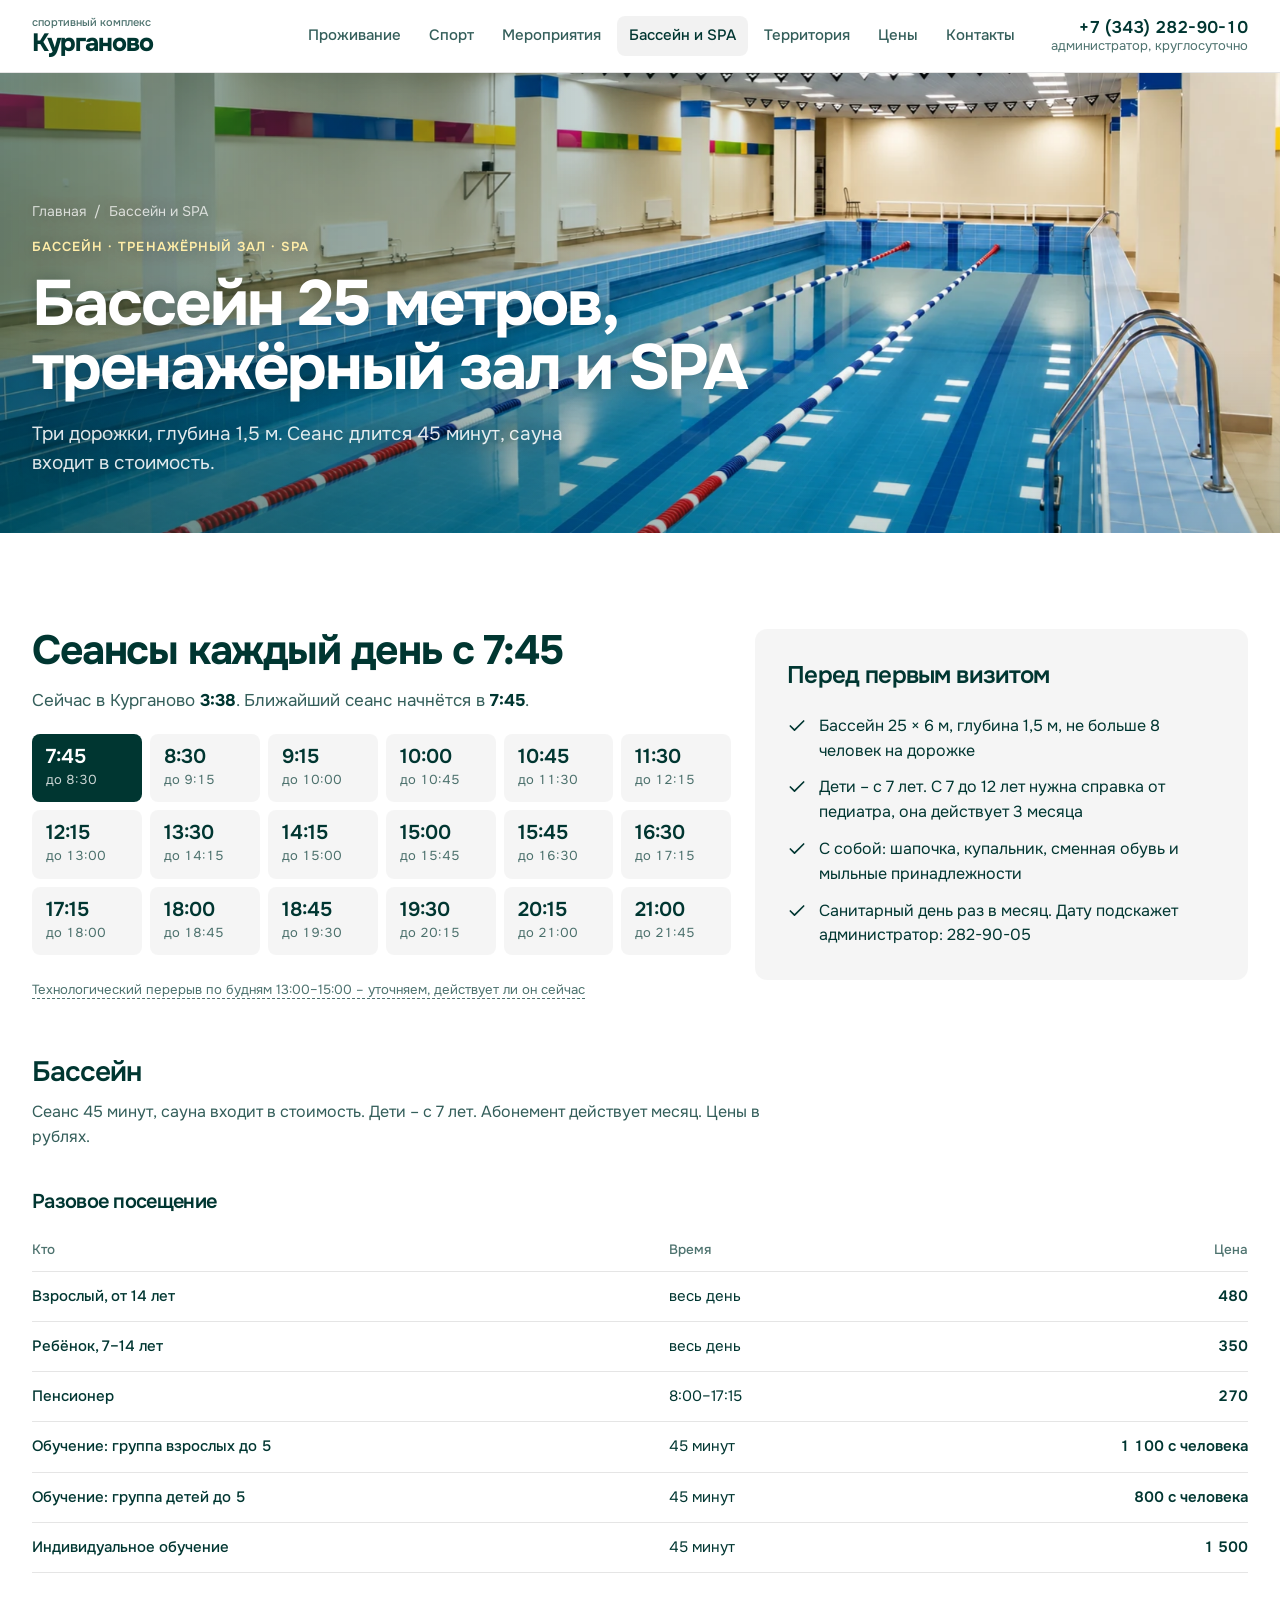
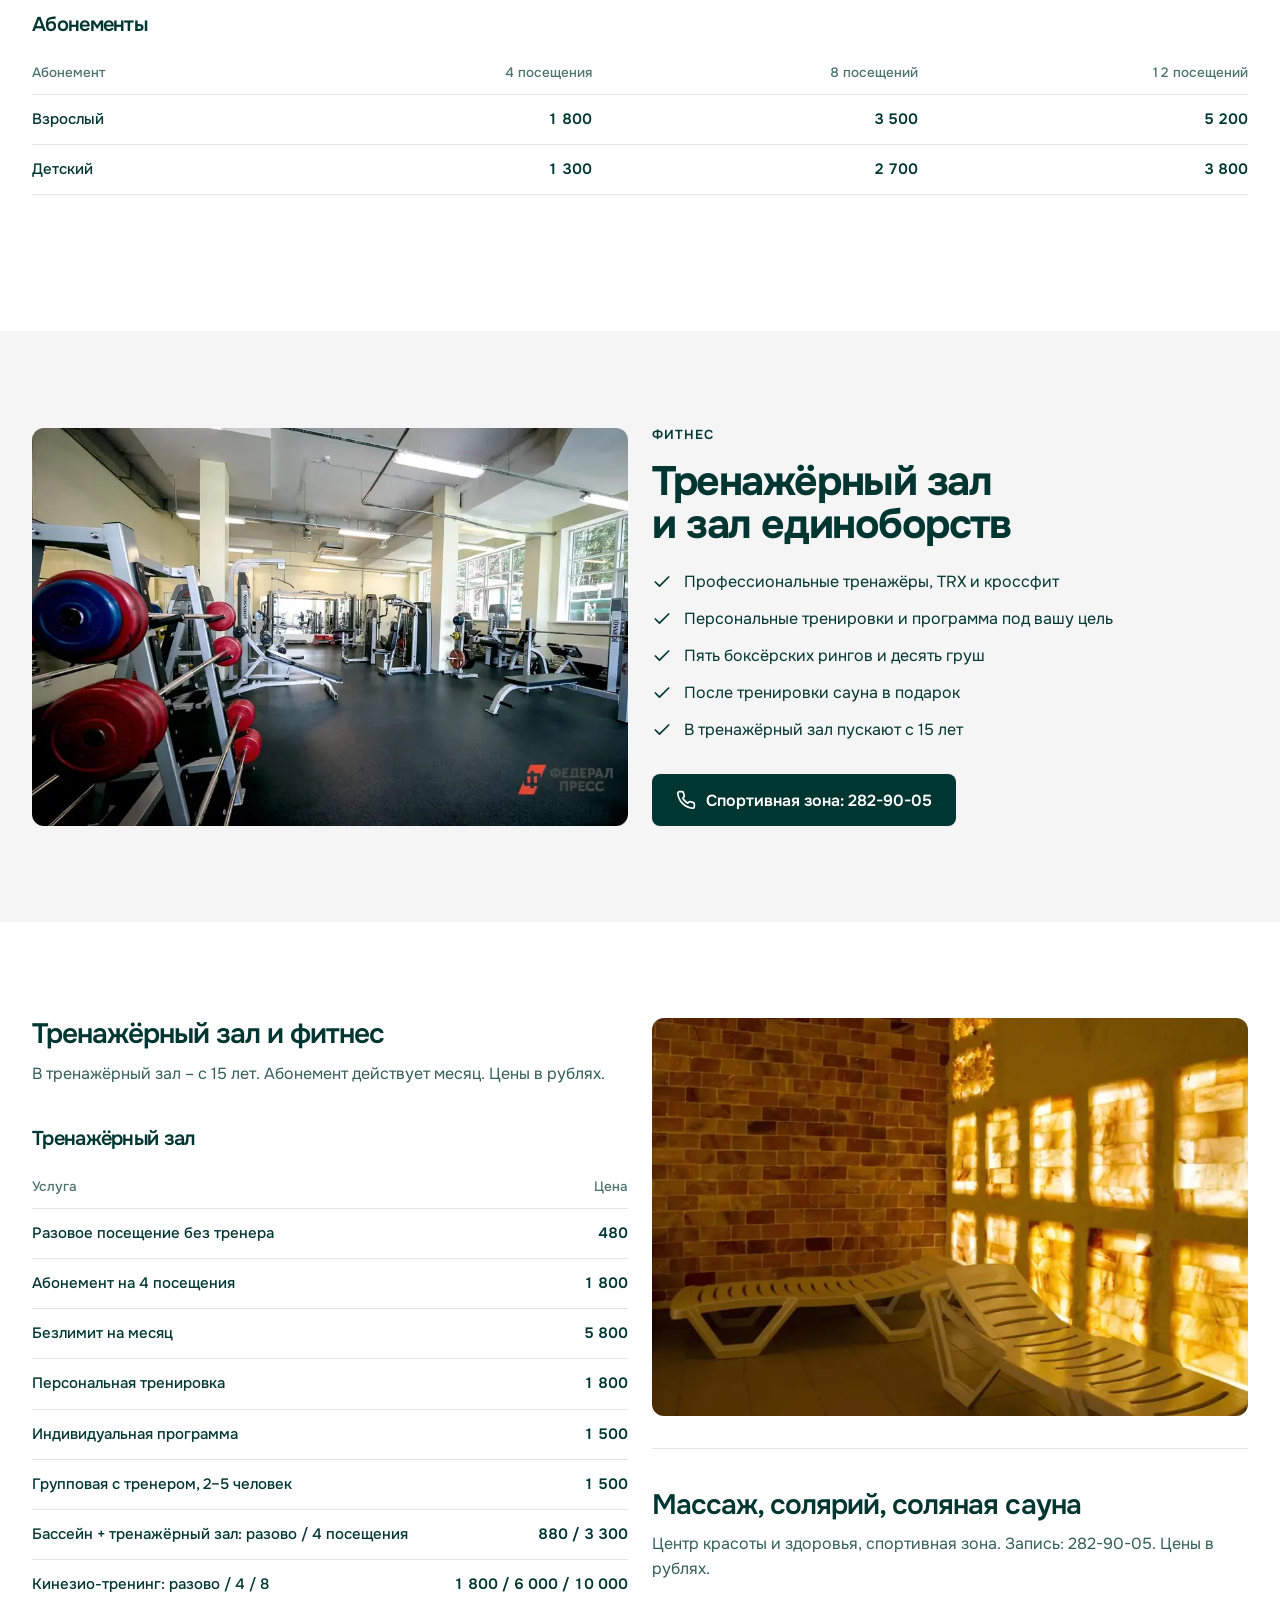
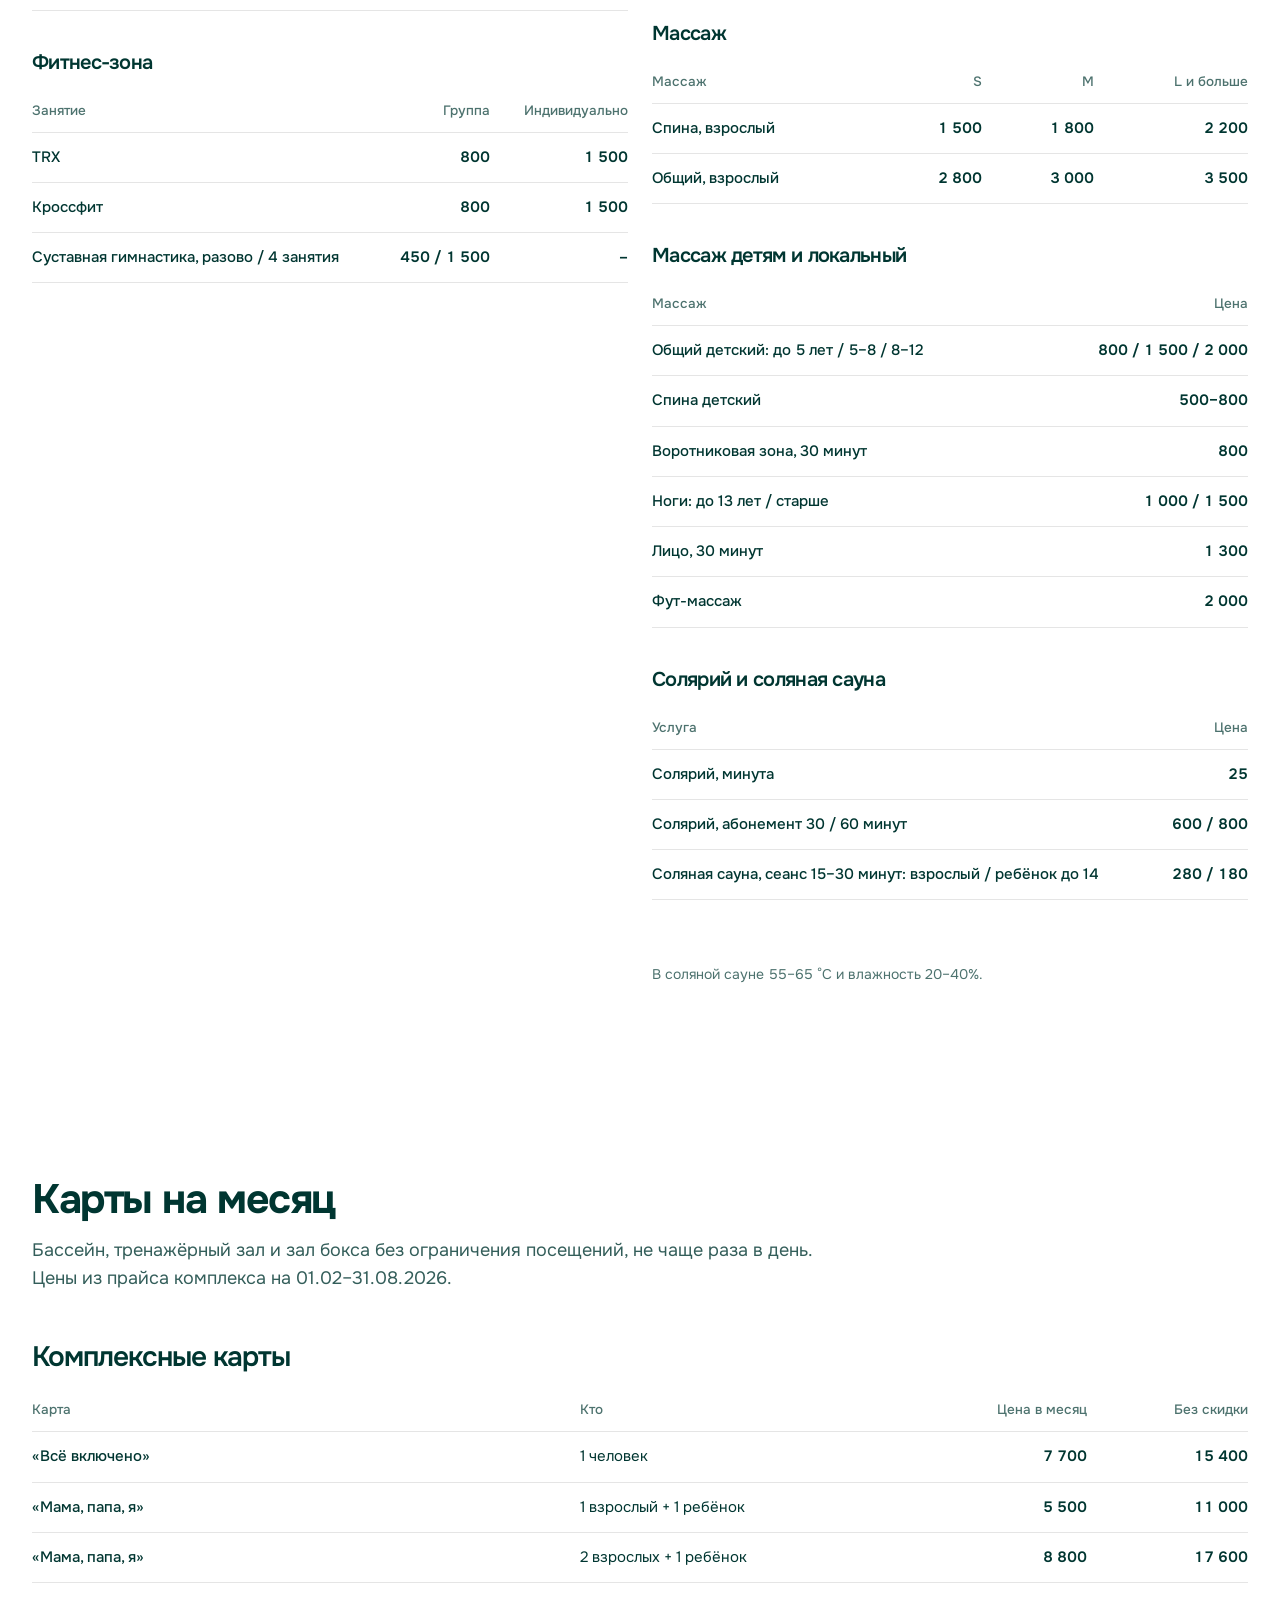
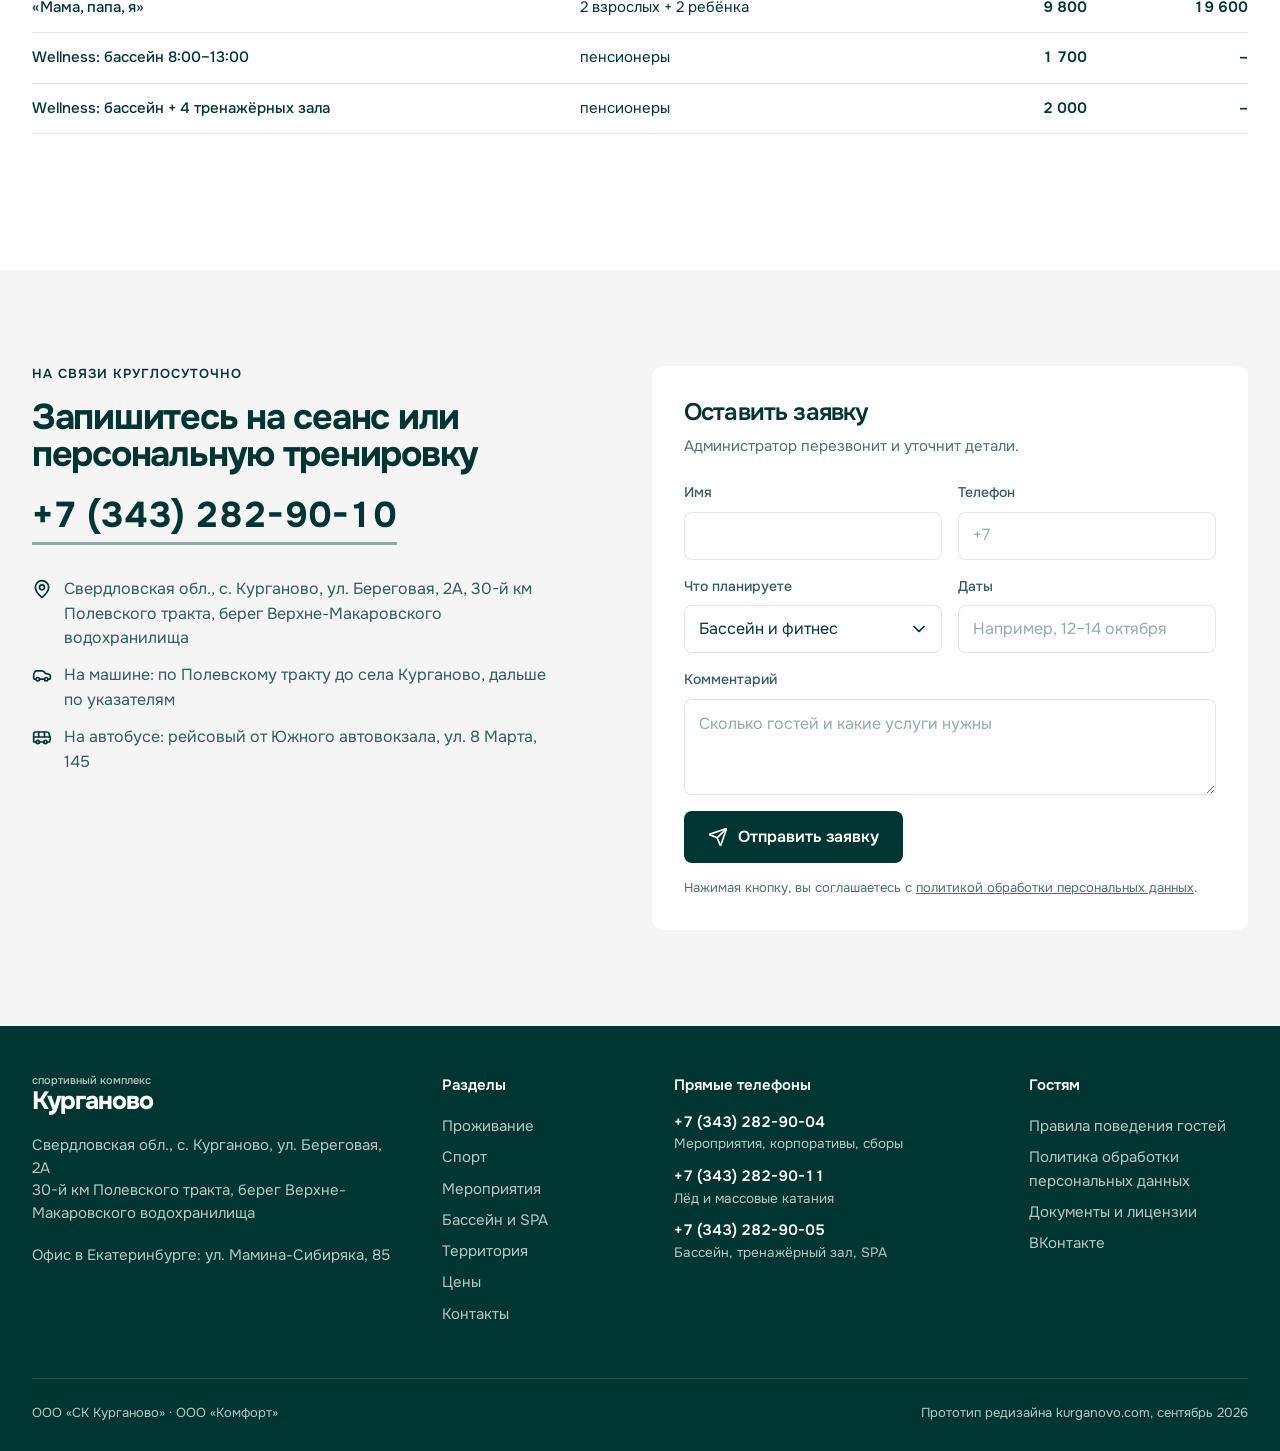
<file: bassein.html>
<!doctype html>
<html lang="ru">
<head>
<meta charset="utf-8">
<meta name="viewport" content="width=device-width,initial-scale=1">
<title>Бассейн, тренажёрный зал и SPA – Курганово</title>
<meta name="description" content="Бассейн 25 м на три дорожки, сеанс 480 ₽ с сауной. Тренажёрный зал, массаж, соляная сауна и карты на месяц.">
<meta name="robots" content="noindex">
<meta property="og:type" content="website">
<meta property="og:site_name" content="Курганово">
<meta property="og:url" content="https://halitcan777.github.io/kurganovo-redesign/bassein.html">
<meta property="og:title" content="Бассейн, тренажёрный зал и SPA – Курганово">
<meta property="og:description" content="Бассейн 25 м на три дорожки, сеанс 480 ₽ с сауной. Тренажёрный зал, массаж, соляная сауна и карты на месяц.">
<meta property="og:image" content="https://halitcan777.github.io/kurganovo-redesign/assets/img/og.jpg">
<meta name="theme-color" content="#003631">
<link rel="icon" href="data:,">
<link rel="preload" href="assets/fonts/onest-cyrillic.woff2" as="font" type="font/woff2" crossorigin>
<link rel="preload" as="image" href="assets/img/pool-hero-v3.webp" imagesrcset="assets/img/pool-hero-v3-900.webp 900w, assets/img/pool-hero-v3.webp 1672w" imagesizes="100vw" fetchpriority="high">
<link rel="stylesheet" href="assets/site.css?v=mufjwzg5">
<script>document.documentElement.classList.add('js');if(/[?&]still/.test(location.search))document.documentElement.classList.add('still')</script>
</head>
<body>
<div class="progress" aria-hidden="true"></div>
<header class="hdr">
  <div class="wrap hdr-in">
    <a class="wordmark" href="index.html"><small>спортивный комплекс</small><b>Курганово</b></a>
    <nav class="nav" aria-label="Разделы"><a href="prozhivanie.html">Проживание</a><a href="sport.html">Спорт</a><a href="meropriyatiya.html">Мероприятия</a><a href="bassein.html" aria-current="page">Бассейн и SPA</a><a href="territoriya.html">Территория</a><a href="ceny.html">Цены</a><a href="kontakty.html">Контакты</a></nav>
    <a class="hdr-phone" href="tel:+73432829010"><span class="ph-long">+7 (343) 282-90-10</span><span class="ph-short">282-90-10</span><small>администратор, круглосуточно</small></a>
    <button class="burger" type="button" aria-label="Меню" aria-expanded="false" aria-controls="drawer"><svg class="ic i-menu" viewBox="0 0 24 24" aria-hidden="true"><line x1="4" x2="20" y1="12" y2="12" /> <line x1="4" x2="20" y1="6" y2="6" /> <line x1="4" x2="20" y1="18" y2="18" /></svg><svg class="ic i-x" viewBox="0 0 24 24" aria-hidden="true"><path d="M18 6 6 18" /> <path d="m6 6 12 12" /></svg></button>
  </div>
  <nav class="drawer" id="drawer" hidden aria-label="Меню"><a href="prozhivanie.html">Проживание</a><a href="sport.html">Спорт</a><a href="meropriyatiya.html">Мероприятия</a><a href="bassein.html" aria-current="page">Бассейн и SPA</a><a href="territoriya.html">Территория</a><a href="ceny.html">Цены</a><a href="kontakty.html">Контакты</a><a class="btn" href="tel:+73432829010"><svg class="ic" viewBox="0 0 24 24" aria-hidden="true"><path d="M22 16.92v3a2 2 0 0 1-2.18 2 19.79 19.79 0 0 1-8.63-3.07 19.5 19.5 0 0 1-6-6 19.79 19.79 0 0 1-3.07-8.67A2 2 0 0 1 4.11 2h3a2 2 0 0 1 2 1.72 12.84 12.84 0 0 0 .7 2.81 2 2 0 0 1-.45 2.11L8.09 9.91a16 16 0 0 0 6 6l1.27-1.27a2 2 0 0 1 2.11-.45 12.84 12.84 0 0 0 2.81.7A2 2 0 0 1 22 16.92z" /></svg>Позвонить: 282-90-10</a></nav>
</header>
<main>
<section class="phero" style="background-image:url([data-uri])">
  <img src="assets/img/pool-hero-v3.webp" srcset="assets/img/pool-hero-v3-900.webp 900w, assets/img/pool-hero-v3.webp 1672w" sizes="100vw" alt="Бассейн на три дорожки" class="hero-img" style="object-position:50% 60%" fetchpriority="high">
  <div class="wrap">
    <nav class="crumbs" aria-label="Навигация"><a href="index.html">Главная</a><span>/</span><span>Бассейн и SPA</span></nav>
    <p class="kicker">Бассейн · тренажёрный зал · SPA</p>
    <h1>Бассейн 25 метров, тренажёрный зал и SPA</h1>
    <p class="hero-lead">Три дорожки, глубина 1,5 м. Сеанс длится 45 минут, сауна входит в стоимость.</p>
    
  </div>
</section>

<section class="sec">
  <div class="wrap g">
    <div class="s7 rv">
      <h2 style="margin-bottom:16px">Сеансы каждый день с 7:45</h2>
      <p class="status" data-status>Сеанс длится 45 минут, выбирайте удобное время.</p>
      <div class="sessions" data-sessions><div class="ses" data-start="465"><b>7:45</b><small>до 8:30</small></div><div class="ses" data-start="510"><b>8:30</b><small>до 9:15</small></div><div class="ses" data-start="555"><b>9:15</b><small>до 10:00</small></div><div class="ses" data-start="600"><b>10:00</b><small>до 10:45</small></div><div class="ses" data-start="645"><b>10:45</b><small>до 11:30</small></div><div class="ses" data-start="690"><b>11:30</b><small>до 12:15</small></div><div class="ses" data-start="735"><b>12:15</b><small>до 13:00</small></div><div class="ses" data-start="810"><b>13:30</b><small>до 14:15</small></div><div class="ses" data-start="855"><b>14:15</b><small>до 15:00</small></div><div class="ses" data-start="900"><b>15:00</b><small>до 15:45</small></div><div class="ses" data-start="945"><b>15:45</b><small>до 16:30</small></div><div class="ses" data-start="990"><b>16:30</b><small>до 17:15</small></div><div class="ses" data-start="1035"><b>17:15</b><small>до 18:00</small></div><div class="ses" data-start="1080"><b>18:00</b><small>до 18:45</small></div><div class="ses" data-start="1125"><b>18:45</b><small>до 19:30</small></div><div class="ses" data-start="1170"><b>19:30</b><small>до 20:15</small></div><div class="ses" data-start="1215"><b>20:15</b><small>до 21:00</small></div><div class="ses" data-start="1260"><b>21:00</b><small>до 21:45</small></div></div>
      <p class="note"><span class="todo">Технологический перерыв по будням 13:00–15:00 – уточняем, действует ли он сейчас</span></p>
    </div>
    <div class="s5 rv">
      <div class="infocard">
        <h3>Перед первым визитом</h3>
        <ul class="facts"><li><svg class="ic" viewBox="0 0 24 24" aria-hidden="true"><path d="M20 6 9 17l-5-5" /></svg><span>Бассейн 25 × 6 м, глубина 1,5 м, не больше 8 человек на дорожке</span></li><li><svg class="ic" viewBox="0 0 24 24" aria-hidden="true"><path d="M20 6 9 17l-5-5" /></svg><span>Дети – с 7 лет. С 7 до 12 лет нужна справка от педиатра, она действует 3 месяца</span></li><li><svg class="ic" viewBox="0 0 24 24" aria-hidden="true"><path d="M20 6 9 17l-5-5" /></svg><span>С собой: шапочка, купальник, сменная обувь и мыльные принадлежности</span></li><li><svg class="ic" viewBox="0 0 24 24" aria-hidden="true"><path d="M20 6 9 17l-5-5" /></svg><span>Санитарный день раз в месяц. Дату подскажет администратор: 282-90-05</span></li></ul>
      </div>
    </div>
    <div class="s12 rv" style="margin-top:32px"><section class="pblock" id="bassein"><h3 class="ptitle">Бассейн</h3><p class="pnote">Сеанс 45 минут, сауна входит в стоимость. Дети – с 7 лет. Абонемент действует месяц. Цены в рублях.</p><h3 class="tcap">Разовое посещение</h3><div class="twrap"><table class="ptable"><thead><tr><th>Кто</th><th>Время</th><th class="num">Цена</th></tr></thead><tbody><tr><td data-l="Кто">Взрослый, от 14 лет</td><td data-l="Время">весь день</td><td data-l="Цена" class="num">480</td></tr><tr><td data-l="Кто">Ребёнок, 7–14 лет</td><td data-l="Время">весь день</td><td data-l="Цена" class="num">350</td></tr><tr><td data-l="Кто">Пенсионер</td><td data-l="Время">8:00–17:15</td><td data-l="Цена" class="num">270</td></tr><tr><td data-l="Кто">Обучение: группа взрослых до 5</td><td data-l="Время">45 минут</td><td data-l="Цена" class="num">1 100 с человека</td></tr><tr><td data-l="Кто">Обучение: группа детей до 5</td><td data-l="Время">45 минут</td><td data-l="Цена" class="num">800 с человека</td></tr><tr><td data-l="Кто">Индивидуальное обучение</td><td data-l="Время">45 минут</td><td data-l="Цена" class="num">1 500</td></tr></tbody></table></div><h3 class="tcap">Абонементы</h3><div class="twrap"><table class="ptable"><thead><tr><th>Абонемент</th><th class="num">4 посещения</th><th class="num">8 посещений</th><th class="num">12 посещений</th></tr></thead><tbody><tr><td data-l="Абонемент">Взрослый</td><td data-l="4 посещения" class="num">1 800</td><td data-l="8 посещений" class="num">3 500</td><td data-l="12 посещений" class="num">5 200</td></tr><tr><td data-l="Абонемент">Детский</td><td data-l="4 посещения" class="num">1 300</td><td data-l="8 посещений" class="num">2 700</td><td data-l="12 посещений" class="num">3 800</td></tr></tbody></table></div></section></div>
  </div>
</section>

<section class="sec dark">
  <div class="wrap g peak-g">
    <div class="s6 rv"><div class="ph ar32"><img src="assets/img/gym.webp" srcset="assets/img/gym-900.webp 900w, assets/img/gym.webp 1600w" sizes="(max-width: 760px) 100vw, 50vw" alt="Тренажёрный зал со свободными весами" loading="lazy" decoding="async"></div></div>
    <div class="s6 rv">
      <p class="kicker">Фитнес</p>
      <h2>Тренажёрный зал и зал единоборств</h2>
      <ul class="facts"><li><svg class="ic" viewBox="0 0 24 24" aria-hidden="true"><path d="M20 6 9 17l-5-5" /></svg><span>Профессиональные тренажёры, TRX и кроссфит</span></li><li><svg class="ic" viewBox="0 0 24 24" aria-hidden="true"><path d="M20 6 9 17l-5-5" /></svg><span>Персональные тренировки и программа под вашу цель</span></li><li><svg class="ic" viewBox="0 0 24 24" aria-hidden="true"><path d="M20 6 9 17l-5-5" /></svg><span>Пять боксёрских рингов и десять груш</span></li><li><svg class="ic" viewBox="0 0 24 24" aria-hidden="true"><path d="M20 6 9 17l-5-5" /></svg><span>После тренировки сауна в подарок</span></li><li><svg class="ic" viewBox="0 0 24 24" aria-hidden="true"><path d="M20 6 9 17l-5-5" /></svg><span>В тренажёрный зал пускают с 15 лет</span></li></ul>
      <a class="btn btn-light" href="tel:+73432829005"><svg class="ic" viewBox="0 0 24 24" aria-hidden="true"><path d="M22 16.92v3a2 2 0 0 1-2.18 2 19.79 19.79 0 0 1-8.63-3.07 19.5 19.5 0 0 1-6-6 19.79 19.79 0 0 1-3.07-8.67A2 2 0 0 1 4.11 2h3a2 2 0 0 1 2 1.72 12.84 12.84 0 0 0 .7 2.81 2 2 0 0 1-.45 2.11L8.09 9.91a16 16 0 0 0 6 6l1.27-1.27a2 2 0 0 1 2.11-.45 12.84 12.84 0 0 0 2.81.7A2 2 0 0 1 22 16.92z" /></svg>Спортивная зона: 282-90-05</a>
    </div>
  </div>
</section>

<section class="sec">
  <div class="wrap g">
    <div class="s6 rv"><section class="pblock" id="trenazher"><h3 class="ptitle">Тренажёрный зал и фитнес</h3><p class="pnote">В тренажёрный зал – с 15 лет. Абонемент действует месяц. Цены в рублях.</p><h3 class="tcap">Тренажёрный зал</h3><div class="twrap"><table class="ptable"><thead><tr><th>Услуга</th><th class="num">Цена</th></tr></thead><tbody><tr><td data-l="Услуга">Разовое посещение без тренера</td><td data-l="Цена" class="num">480</td></tr><tr><td data-l="Услуга">Абонемент на 4 посещения</td><td data-l="Цена" class="num">1 800</td></tr><tr><td data-l="Услуга">Безлимит на месяц</td><td data-l="Цена" class="num">5 800</td></tr><tr><td data-l="Услуга">Персональная тренировка</td><td data-l="Цена" class="num">1 800</td></tr><tr><td data-l="Услуга">Индивидуальная программа</td><td data-l="Цена" class="num">1 500</td></tr><tr><td data-l="Услуга">Групповая с тренером, 2–5 человек</td><td data-l="Цена" class="num">1 500</td></tr><tr><td data-l="Услуга">Бассейн + тренажёрный зал: разово / 4 посещения</td><td data-l="Цена" class="num">880 / 3 300</td></tr><tr><td data-l="Услуга">Кинезио-тренинг: разово / 4 / 8</td><td data-l="Цена" class="num">1 800 / 6 000 / 10 000</td></tr></tbody></table></div><h3 class="tcap">Фитнес-зона</h3><div class="twrap"><table class="ptable"><thead><tr><th>Занятие</th><th class="num">Группа</th><th class="num">Индивидуально</th></tr></thead><tbody><tr><td data-l="Занятие">TRX</td><td data-l="Группа" class="num">800</td><td data-l="Индивидуально" class="num">1 500</td></tr><tr><td data-l="Занятие">Кроссфит</td><td data-l="Группа" class="num">800</td><td data-l="Индивидуально" class="num">1 500</td></tr><tr><td data-l="Занятие">Суставная гимнастика, разово / 4 занятия</td><td data-l="Группа" class="num">450 / 1 500</td><td data-l="Индивидуально" class="num">–</td></tr></tbody></table></div></section></div>
    <div class="s6 rv"><div class="ph ar32" style="margin-bottom:32px"><img src="assets/img/salt-sauna.webp" srcset="assets/img/salt-sauna-900.webp 900w, assets/img/salt-sauna.webp 1600w" sizes="(max-width: 760px) 100vw, 50vw" alt="Соляная сауна с подсвеченными соляными блоками" loading="lazy" decoding="async"></div><section class="pblock" id="spa"><h3 class="ptitle">Массаж, солярий, соляная сауна</h3><p class="pnote">Центр красоты и здоровья, спортивная зона. Запись: 282-90-05. Цены в рублях.</p><h3 class="tcap">Массаж</h3><div class="twrap"><table class="ptable"><thead><tr><th>Массаж</th><th class="num">S</th><th class="num">M</th><th class="num">L и больше</th></tr></thead><tbody><tr><td data-l="Массаж">Спина, взрослый</td><td data-l="S" class="num">1 500</td><td data-l="M" class="num">1 800</td><td data-l="L и больше" class="num">2 200</td></tr><tr><td data-l="Массаж">Общий, взрослый</td><td data-l="S" class="num">2 800</td><td data-l="M" class="num">3 000</td><td data-l="L и больше" class="num">3 500</td></tr></tbody></table></div><h3 class="tcap">Массаж детям и локальный</h3><div class="twrap"><table class="ptable"><thead><tr><th>Массаж</th><th class="num">Цена</th></tr></thead><tbody><tr><td data-l="Массаж">Общий детский: до 5 лет / 5–8 / 8–12</td><td data-l="Цена" class="num">800 / 1 500 / 2 000</td></tr><tr><td data-l="Массаж">Спина детский</td><td data-l="Цена" class="num">500–800</td></tr><tr><td data-l="Массаж">Воротниковая зона, 30 минут</td><td data-l="Цена" class="num">800</td></tr><tr><td data-l="Массаж">Ноги: до 13 лет / старше</td><td data-l="Цена" class="num">1 000 / 1 500</td></tr><tr><td data-l="Массаж">Лицо, 30 минут</td><td data-l="Цена" class="num">1 300</td></tr><tr><td data-l="Массаж">Фут-массаж</td><td data-l="Цена" class="num">2 000</td></tr></tbody></table></div><h3 class="tcap">Солярий и соляная сауна</h3><div class="twrap"><table class="ptable"><thead><tr><th>Услуга</th><th class="num">Цена</th></tr></thead><tbody><tr><td data-l="Услуга">Солярий, минута</td><td data-l="Цена" class="num">25</td></tr><tr><td data-l="Услуга">Солярий, абонемент 30 / 60 минут</td><td data-l="Цена" class="num">600 / 800</td></tr><tr><td data-l="Услуга">Соляная сауна, сеанс 15–30 минут: взрослый / ребёнок до 14</td><td data-l="Цена" class="num">280 / 180</td></tr></tbody></table></div></section><p class="note">В соляной сауне 55–65 °C и влажность 20–40%.</p></div>
  </div>
</section>

<section class="sec bg2">
  <div class="wrap">
    <div class="sec-head rv"><h2>Карты на месяц</h2><p>Бассейн, тренажёрный зал и зал бокса без ограничения посещений, не чаще раза в день. Цены из прайса комплекса на 01.02–31.08.2026.</p></div>
    <div class="rv"><section class="pblock" id="karty"><h3 class="ptitle">Комплексные карты</h3><div class="twrap"><table class="ptable"><thead><tr><th>Карта</th><th>Кто</th><th class="num">Цена в месяц</th><th class="num">Без скидки</th></tr></thead><tbody><tr><td data-l="Карта">«Всё включено»</td><td data-l="Кто">1 человек</td><td data-l="Цена в месяц" class="num">7 700</td><td data-l="Без скидки" class="num">15 400</td></tr><tr><td data-l="Карта">«Мама, папа, я»</td><td data-l="Кто">1 взрослый + 1 ребёнок</td><td data-l="Цена в месяц" class="num">5 500</td><td data-l="Без скидки" class="num">11 000</td></tr><tr><td data-l="Карта">«Мама, папа, я»</td><td data-l="Кто">2 взрослых + 1 ребёнок</td><td data-l="Цена в месяц" class="num">8 800</td><td data-l="Без скидки" class="num">17 600</td></tr><tr><td data-l="Карта">«Мама, папа, я»</td><td data-l="Кто">2 взрослых + 2 ребёнка</td><td data-l="Цена в месяц" class="num">9 800</td><td data-l="Без скидки" class="num">19 600</td></tr><tr><td data-l="Карта">Wellness: бассейн 8:00–13:00</td><td data-l="Кто">пенсионеры</td><td data-l="Цена в месяц" class="num">1 700</td><td data-l="Без скидки" class="num">–</td></tr><tr><td data-l="Карта">Wellness: бассейн + 4 тренажёрных зала</td><td data-l="Кто">пенсионеры</td><td data-l="Цена в месяц" class="num">2 000</td><td data-l="Без скидки" class="num">–</td></tr></tbody></table></div></section></div>
  </div>
</section>

<section class="sec cta" id="zayavka">
  <div class="wrap g">
    <div class="s6 rv">
      <p class="kicker">На связи круглосуточно</p>
      <h2>Запишитесь на сеанс или персональную тренировку</h2>
      <a class="cta-phone" href="tel:+73432829010">+7 (343) 282-90-10</a>
      
      <ul class="cta-list">
        <li><svg class="ic" viewBox="0 0 24 24" aria-hidden="true"><path d="M20 10c0 4.993-5.539 10.193-7.399 11.799a1 1 0 0 1-1.202 0C9.539 20.193 4 14.993 4 10a8 8 0 0 1 16 0" /> <circle cx="12" cy="10" r="3" /></svg><span>Свердловская обл., с. Курганово, ул. Береговая, 2А, 30-й км Полевского тракта, берег Верхне-Макаровского водохранилища</span></li>
        <li><svg class="ic" viewBox="0 0 24 24" aria-hidden="true"><path d="M19 17h2c.6 0 1-.4 1-1v-3c0-.9-.7-1.7-1.5-1.9C18.7 10.6 16 10 16 10s-1.3-1.4-2.2-2.3c-.5-.4-1.1-.7-1.8-.7H5c-.6 0-1.1.4-1.4.9l-1.4 2.9A3.7 3.7 0 0 0 2 12v4c0 .6.4 1 1 1h2" /> <circle cx="7" cy="17" r="2" /> <path d="M9 17h6" /> <circle cx="17" cy="17" r="2" /></svg><span>На машине: по Полевскому тракту до села Курганово, дальше по указателям</span></li>
        <li><svg class="ic" viewBox="0 0 24 24" aria-hidden="true"><path d="M8 6v6" /> <path d="M15 6v6" /> <path d="M2 12h19.6" /> <path d="M18 18h3s.5-1.7.8-2.8c.1-.4.2-.8.2-1.2 0-.4-.1-.8-.2-1.2l-1.4-5C20.1 6.8 19.1 6 18 6H4a2 2 0 0 0-2 2v10h3" /> <circle cx="7" cy="18" r="2" /> <path d="M9 18h5" /> <circle cx="16" cy="18" r="2" /></svg><span>На автобусе: рейсовый от Южного автовокзала, ул. 8 Марта, 145</span></li>
      </ul>
    </div>
    <div class="s6 rv"><form class="form" data-demo novalidate>
  <h3>Оставить заявку</h3>
  <p class="form-sub">Администратор перезвонит и уточнит детали.</p>
  <div class="row2"><label>Имя<input name="name" autocomplete="name"></label><label>Телефон<input name="phone" type="tel" autocomplete="tel" inputmode="tel" placeholder="+7"></label></div>
  <div class="row2"><label>Что планируете<select name="topic"><option>Проживание</option><option>Спорт и сборы</option><option>Мероприятие</option><option selected>Бассейн и фитнес</option><option>Другое</option></select></label><label>Даты<input name="date" placeholder="Например, 12–14 октября" autocomplete="off"></label></div>
  <label>Комментарий<textarea name="msg" placeholder="Сколько гостей и какие услуги нужны"></textarea></label>
  <button class="btn" type="submit"><svg class="ic" viewBox="0 0 24 24" aria-hidden="true"><path d="M14.536 21.686a.5.5 0 0 0 .937-.024l6.5-19a.496.496 0 0 0-.635-.635l-19 6.5a.5.5 0 0 0-.024.937l7.93 3.18a2 2 0 0 1 1.112 1.11z" /> <path d="m21.854 2.147-10.94 10.939" /></svg>Отправить заявку</button>
  <p class="consent">Нажимая кнопку, вы соглашаетесь с <a href="https://www.kurganovo.com/content/docs/documentation/Politika_personalnih_dannih/Politika_obrabotki_personalnih_dannih.pdf" target="_blank" rel="noopener">политикой обработки персональных данных</a>.</p>
</form></div>
  </div>
</section>
</main>
<footer class="ftr">
  <div class="wrap">
    <div class="ftr-main">
      <div><a class="wordmark" href="index.html"><small>спортивный комплекс</small><b>Курганово</b></a><p class="ftr-addr">Свердловская обл., с. Курганово, ул. Береговая, 2А<br>30-й км Полевского тракта, берег Верхне-Макаровского водохранилища</p><p class="ftr-addr">Офис в Екатеринбурге: ул. Мамина-Сибиряка, 85</p></div>
      <nav class="ftr-col" aria-label="Разделы сайта"><b>Разделы</b><a href="prozhivanie.html">Проживание</a><a href="sport.html">Спорт</a><a href="meropriyatiya.html">Мероприятия</a><a href="bassein.html">Бассейн и SPA</a><a href="territoriya.html">Территория</a><a href="ceny.html">Цены</a><a href="kontakty.html">Контакты</a></nav>
      <div><b>Прямые телефоны</b><div class="ftr-ph"><div><a href="tel:+73432829004">+7 (343) 282-90-04</a><span>Мероприятия, корпоративы, сборы</span></div><div><a href="tel:+73432829011">+7 (343) 282-90-11</a><span>Лёд и массовые катания</span></div><div><a href="tel:+73432829005">+7 (343) 282-90-05</a><span>Бассейн, тренажёрный зал, SPA</span></div></div></div>
      <div class="ftr-col"><b>Гостям</b><a href="https://www.kurganovo.com/content/docs/documentation/Informaziya_dlya_posetiteley/Pravila_povedeniya_gostey.pdf" target="_blank" rel="noopener">Правила поведения гостей</a><a href="https://www.kurganovo.com/content/docs/documentation/Politika_personalnih_dannih/Politika_obrabotki_personalnih_dannih.pdf" target="_blank" rel="noopener">Политика обработки персональных данных</a><a href="kontakty.html#dokumenty">Документы и лицензии</a><a href="https://vk.com/kurganovosk" target="_blank" rel="noopener">ВКонтакте</a></div>
    </div>
    <div class="ftr-bot"><span>ООО «СК Курганово» · ООО «Комфорт»</span><span>Прототип редизайна kurganovo.com, сентябрь 2026</span></div>
  </div>
</footer>
<div class="toast" role="status" aria-live="polite"></div>
<script src="assets/app.js?v=mufjwzg5" defer></script>
</body>
</html>
</file>
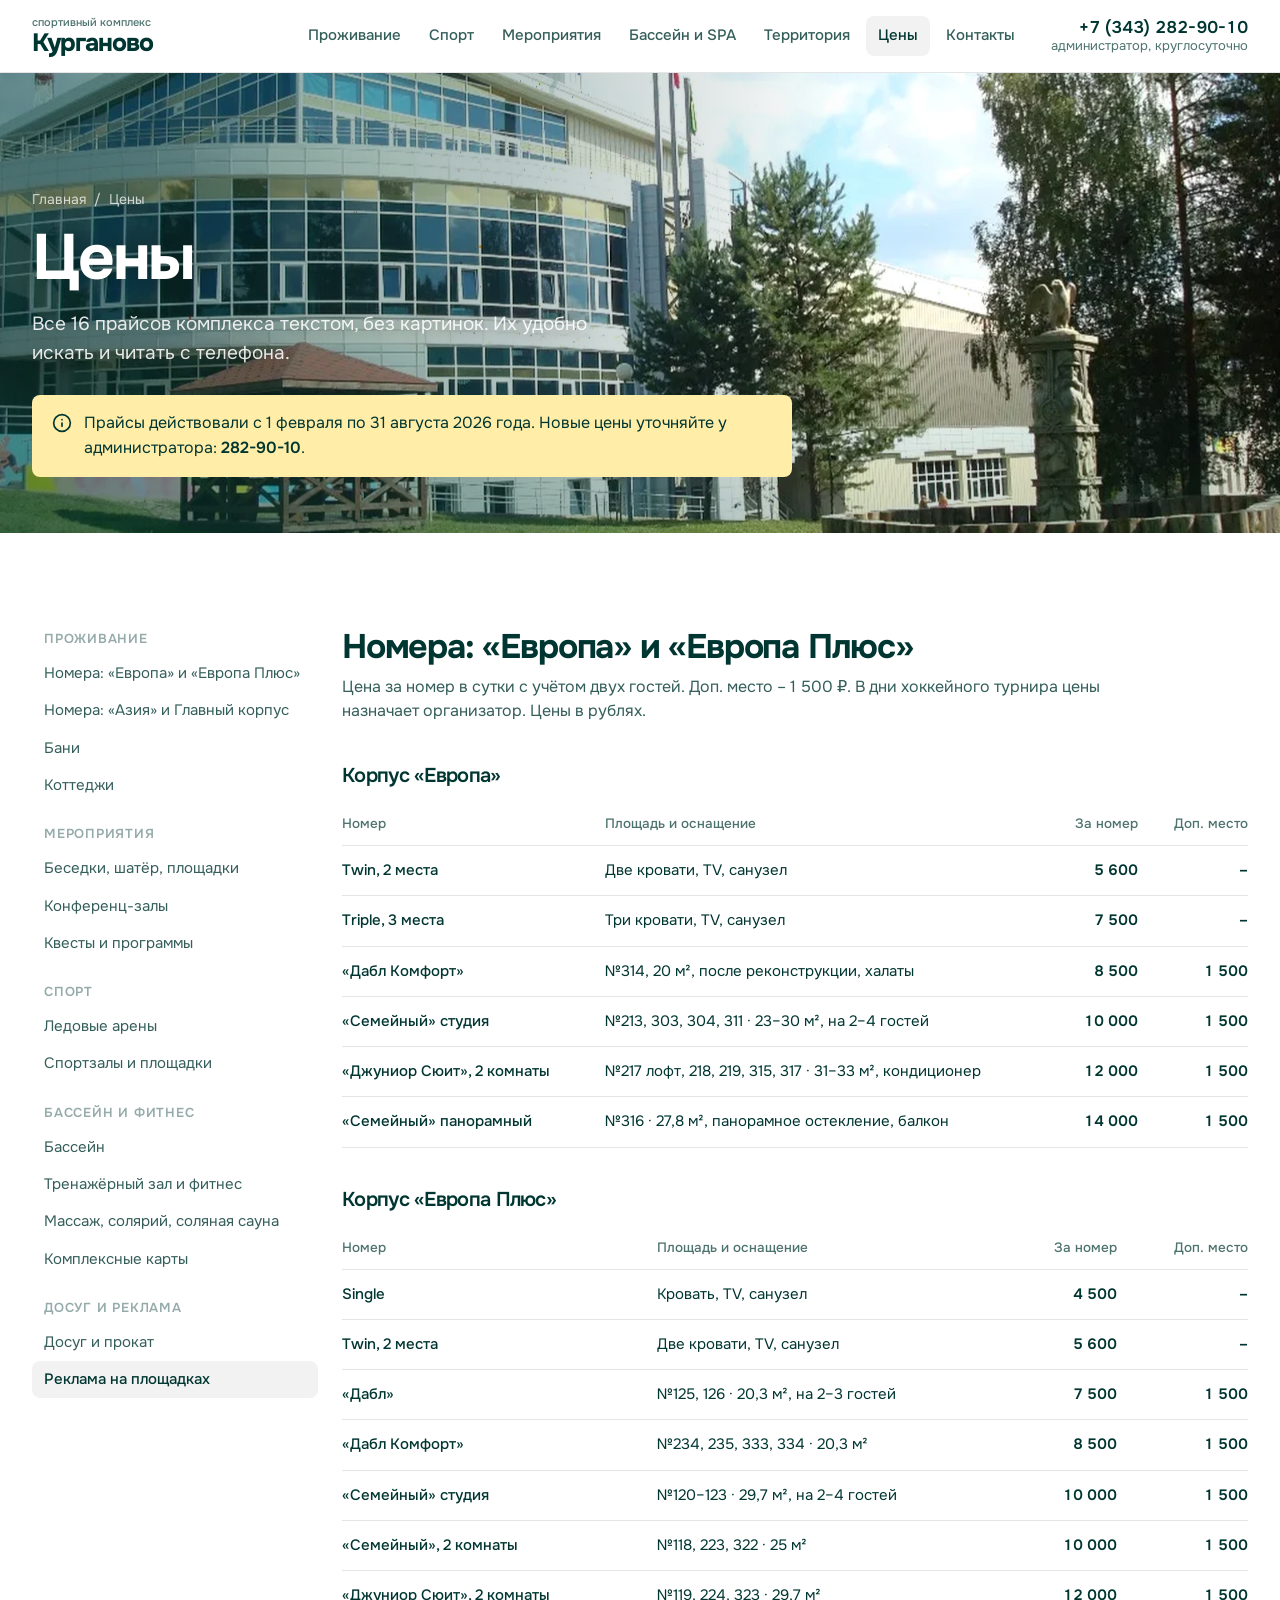
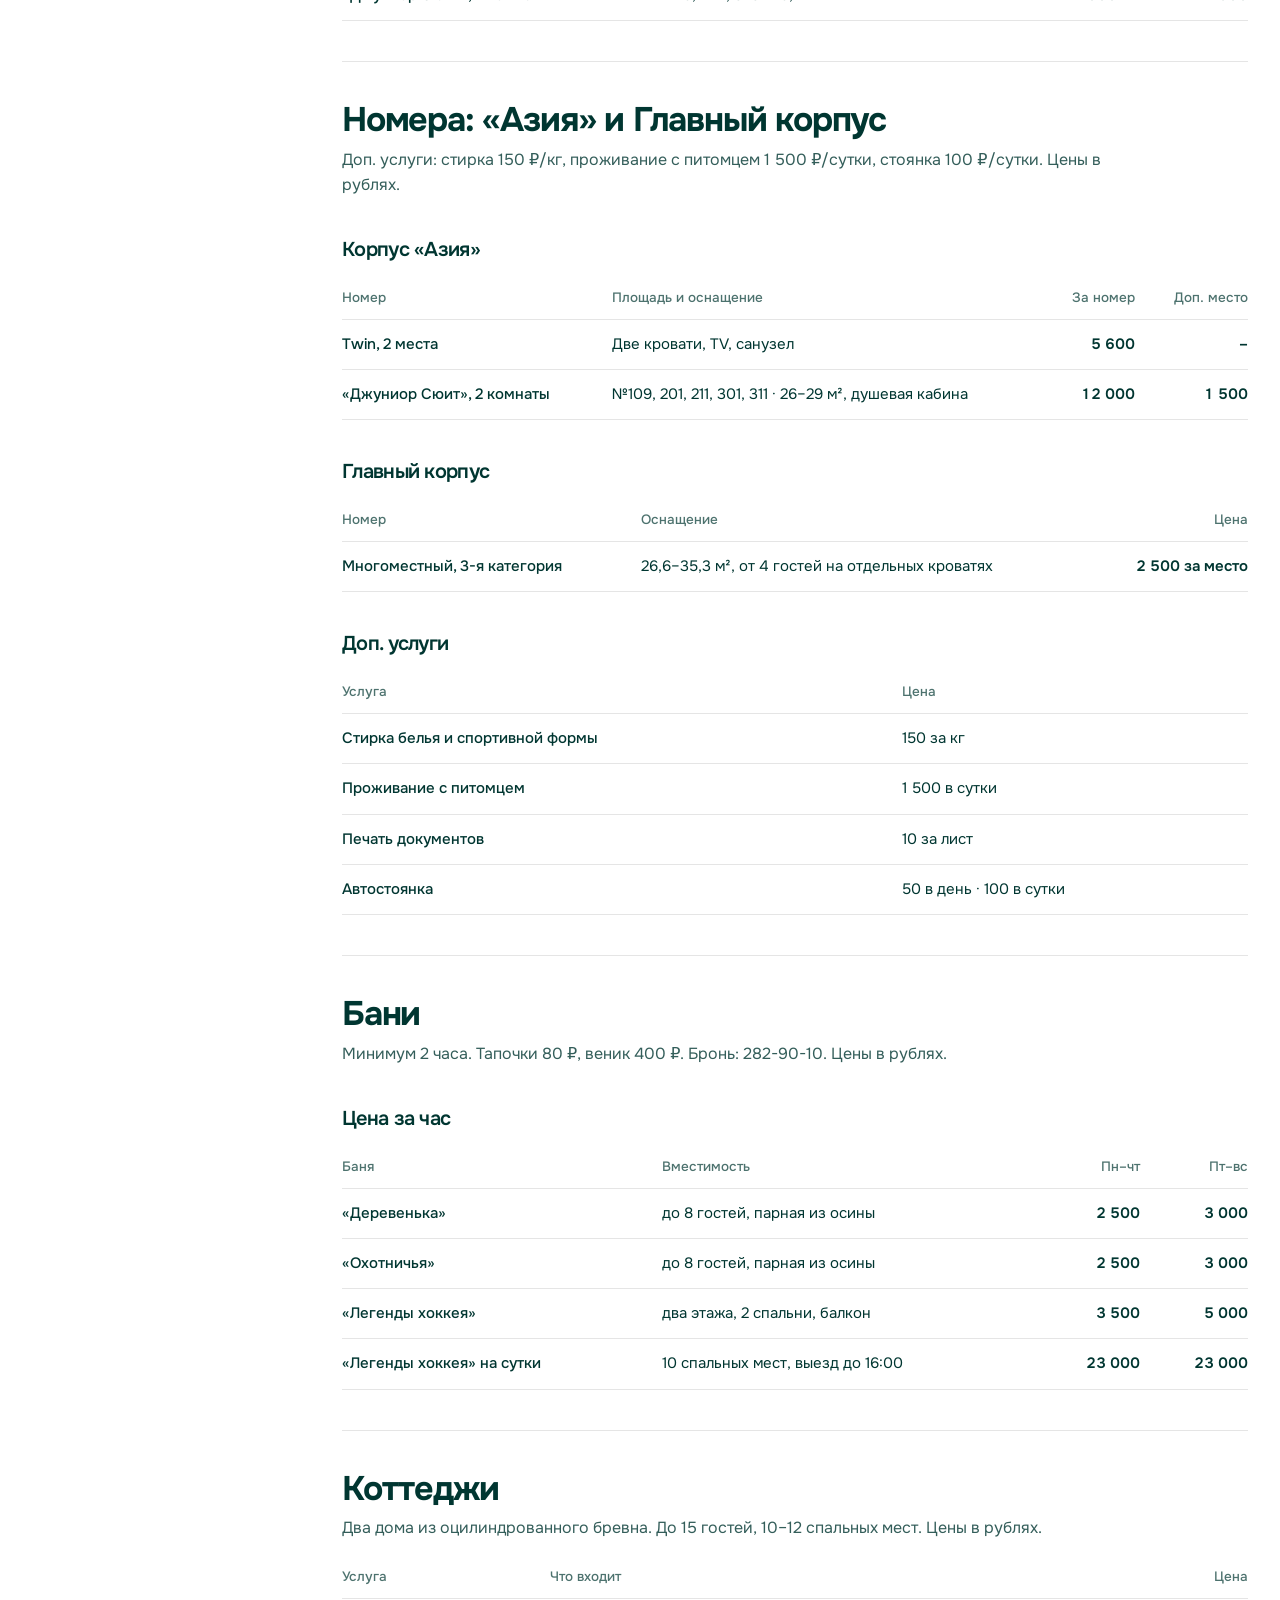
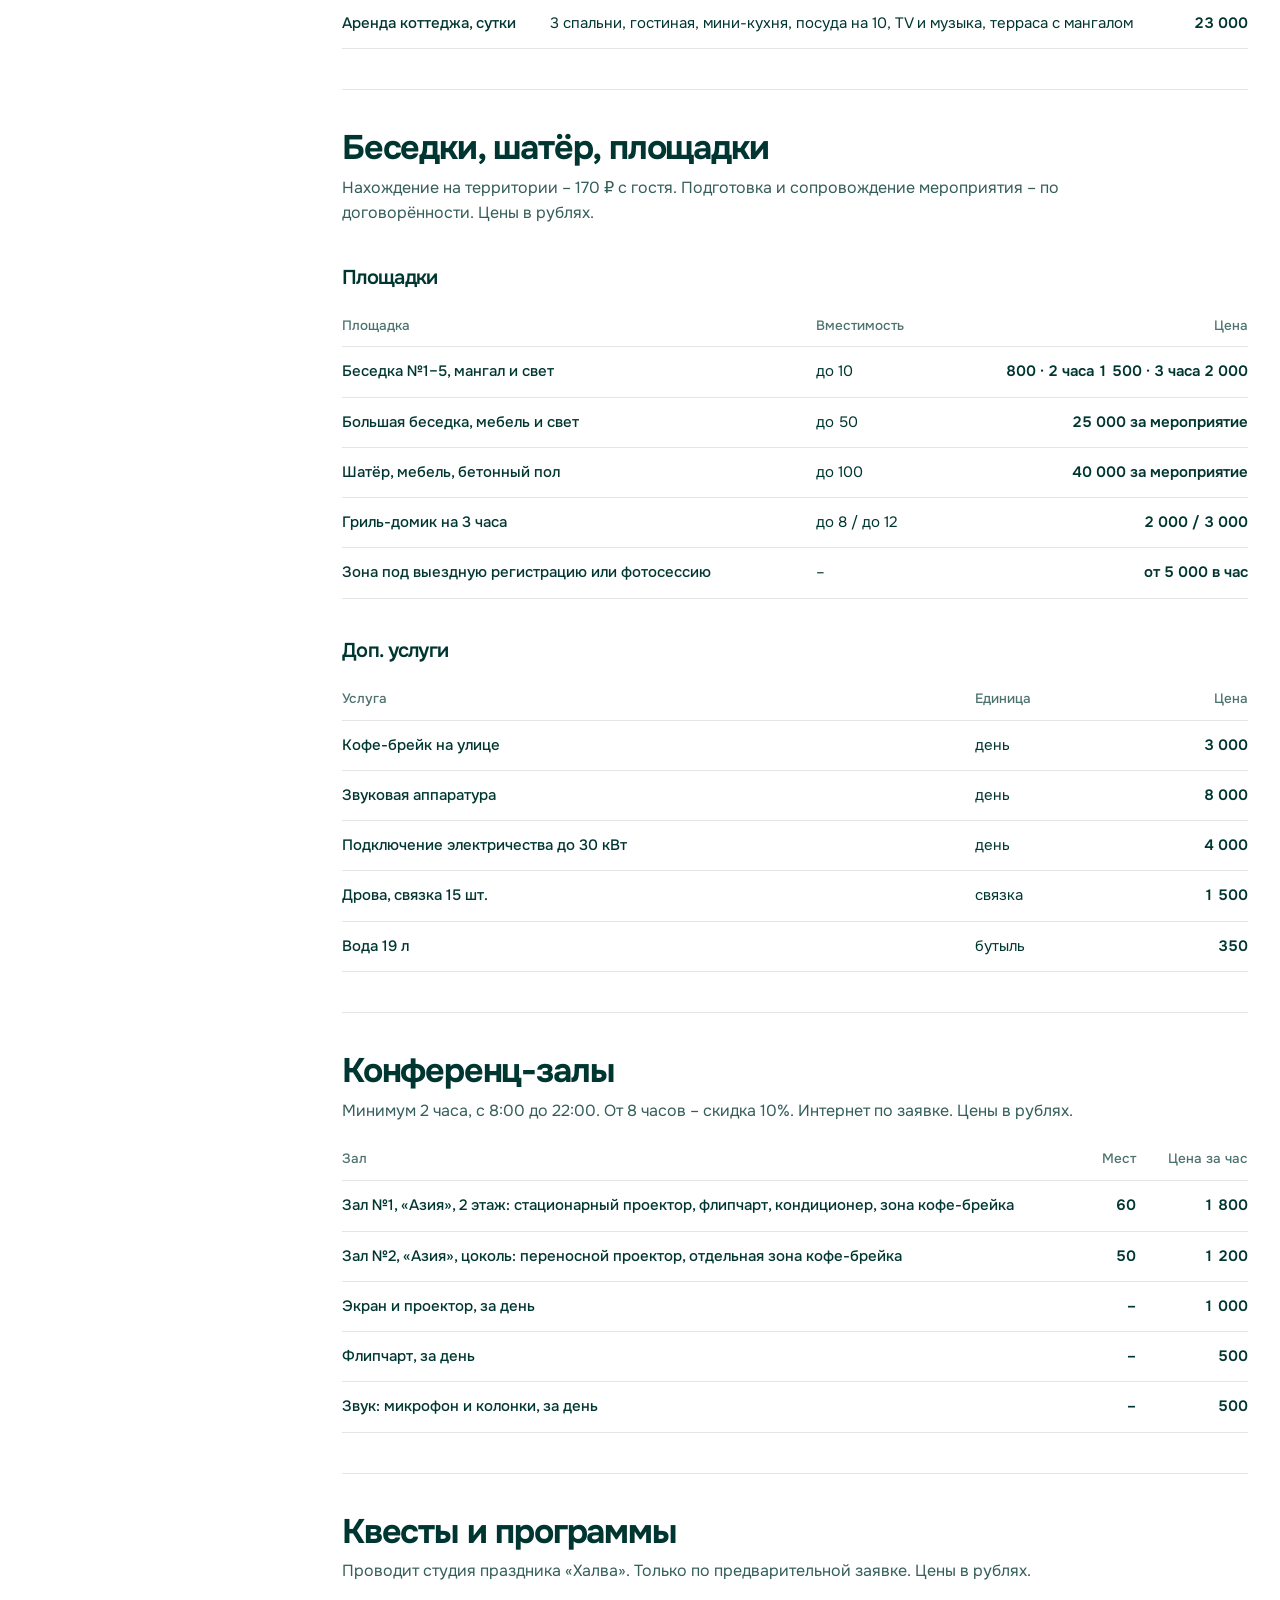
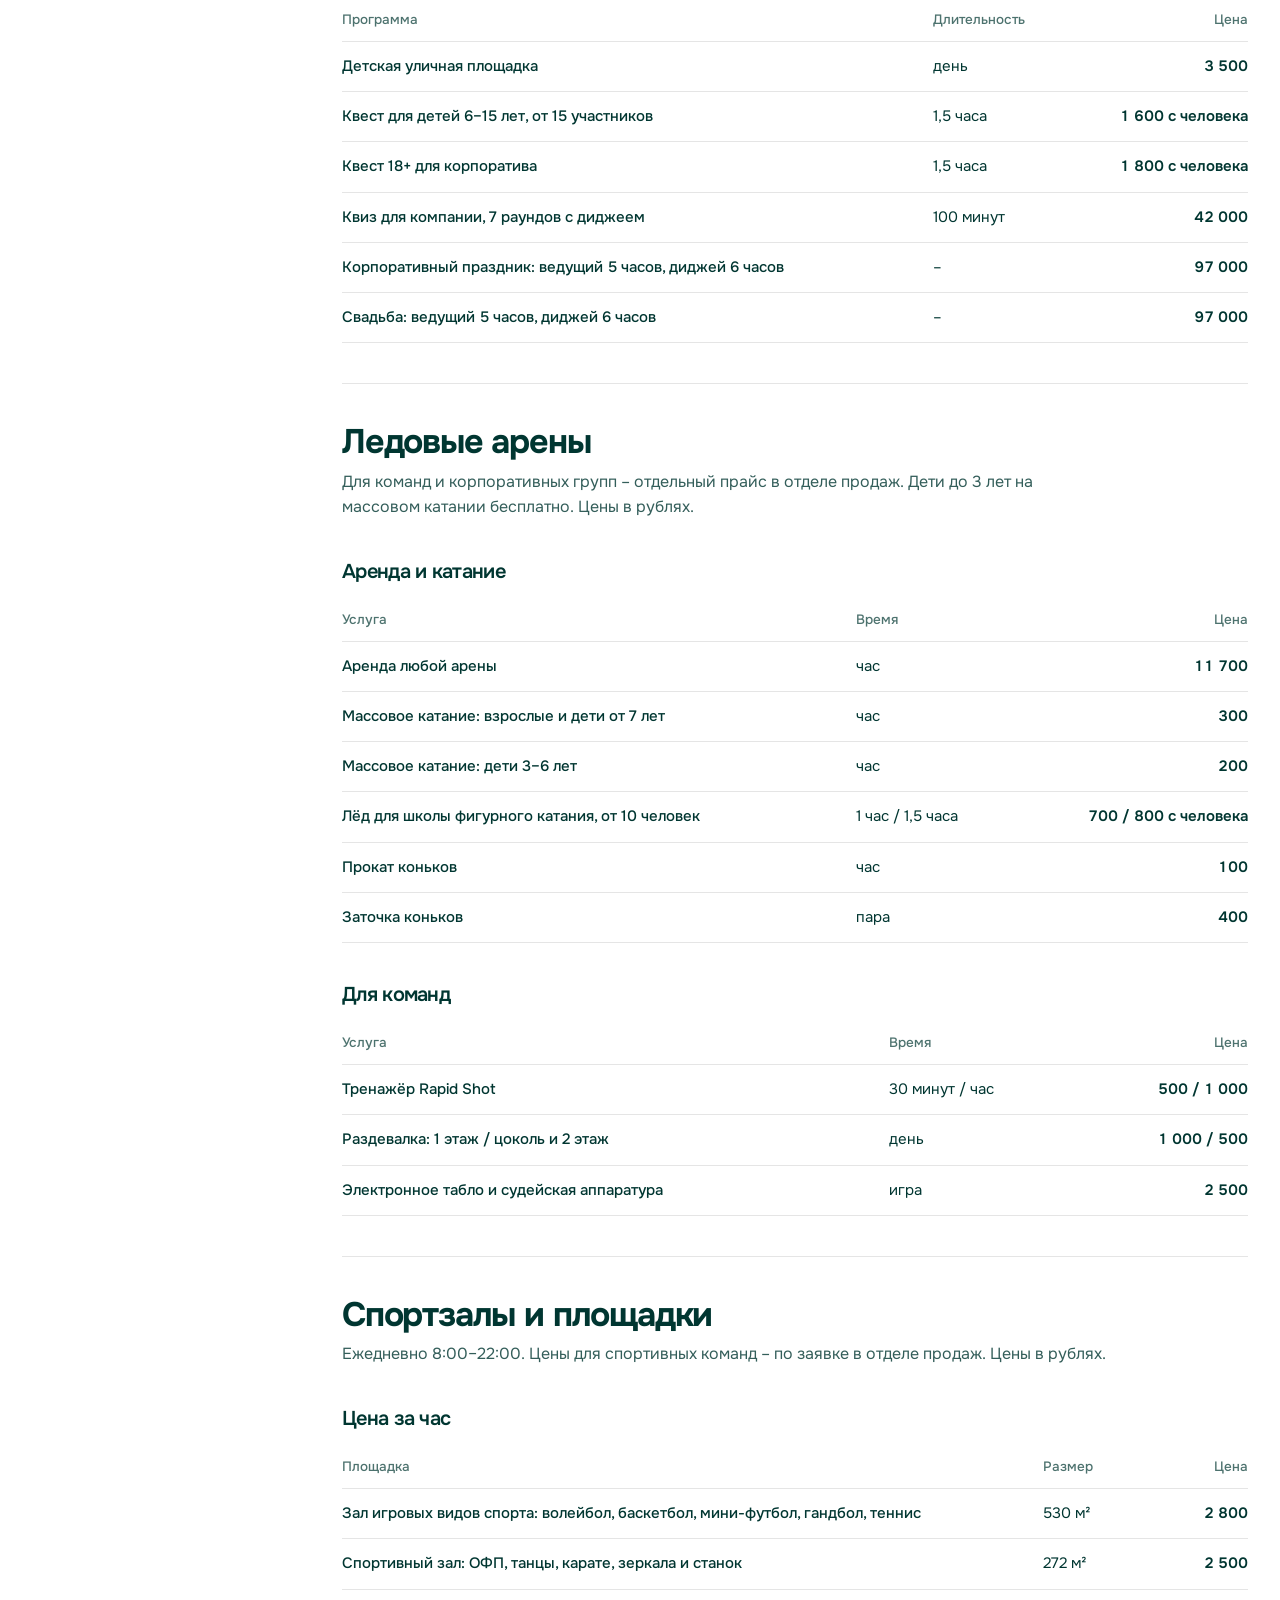
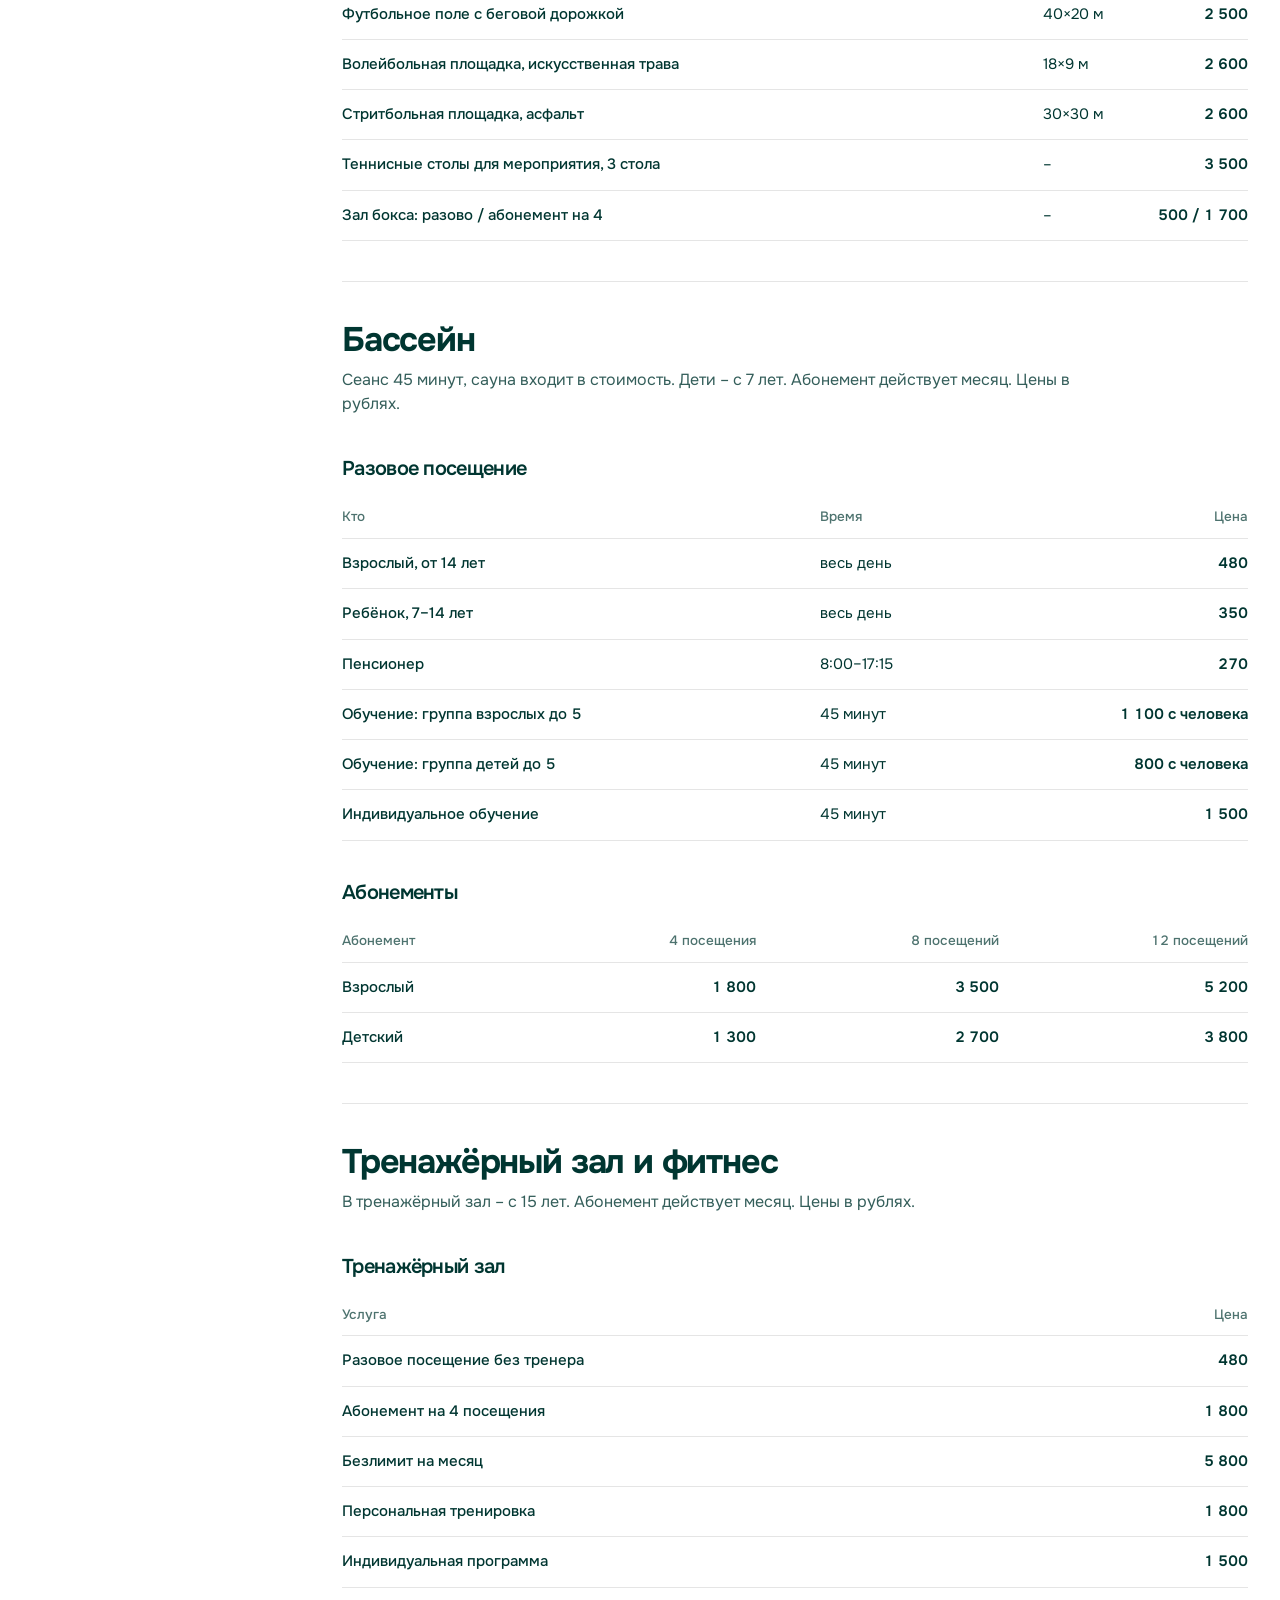
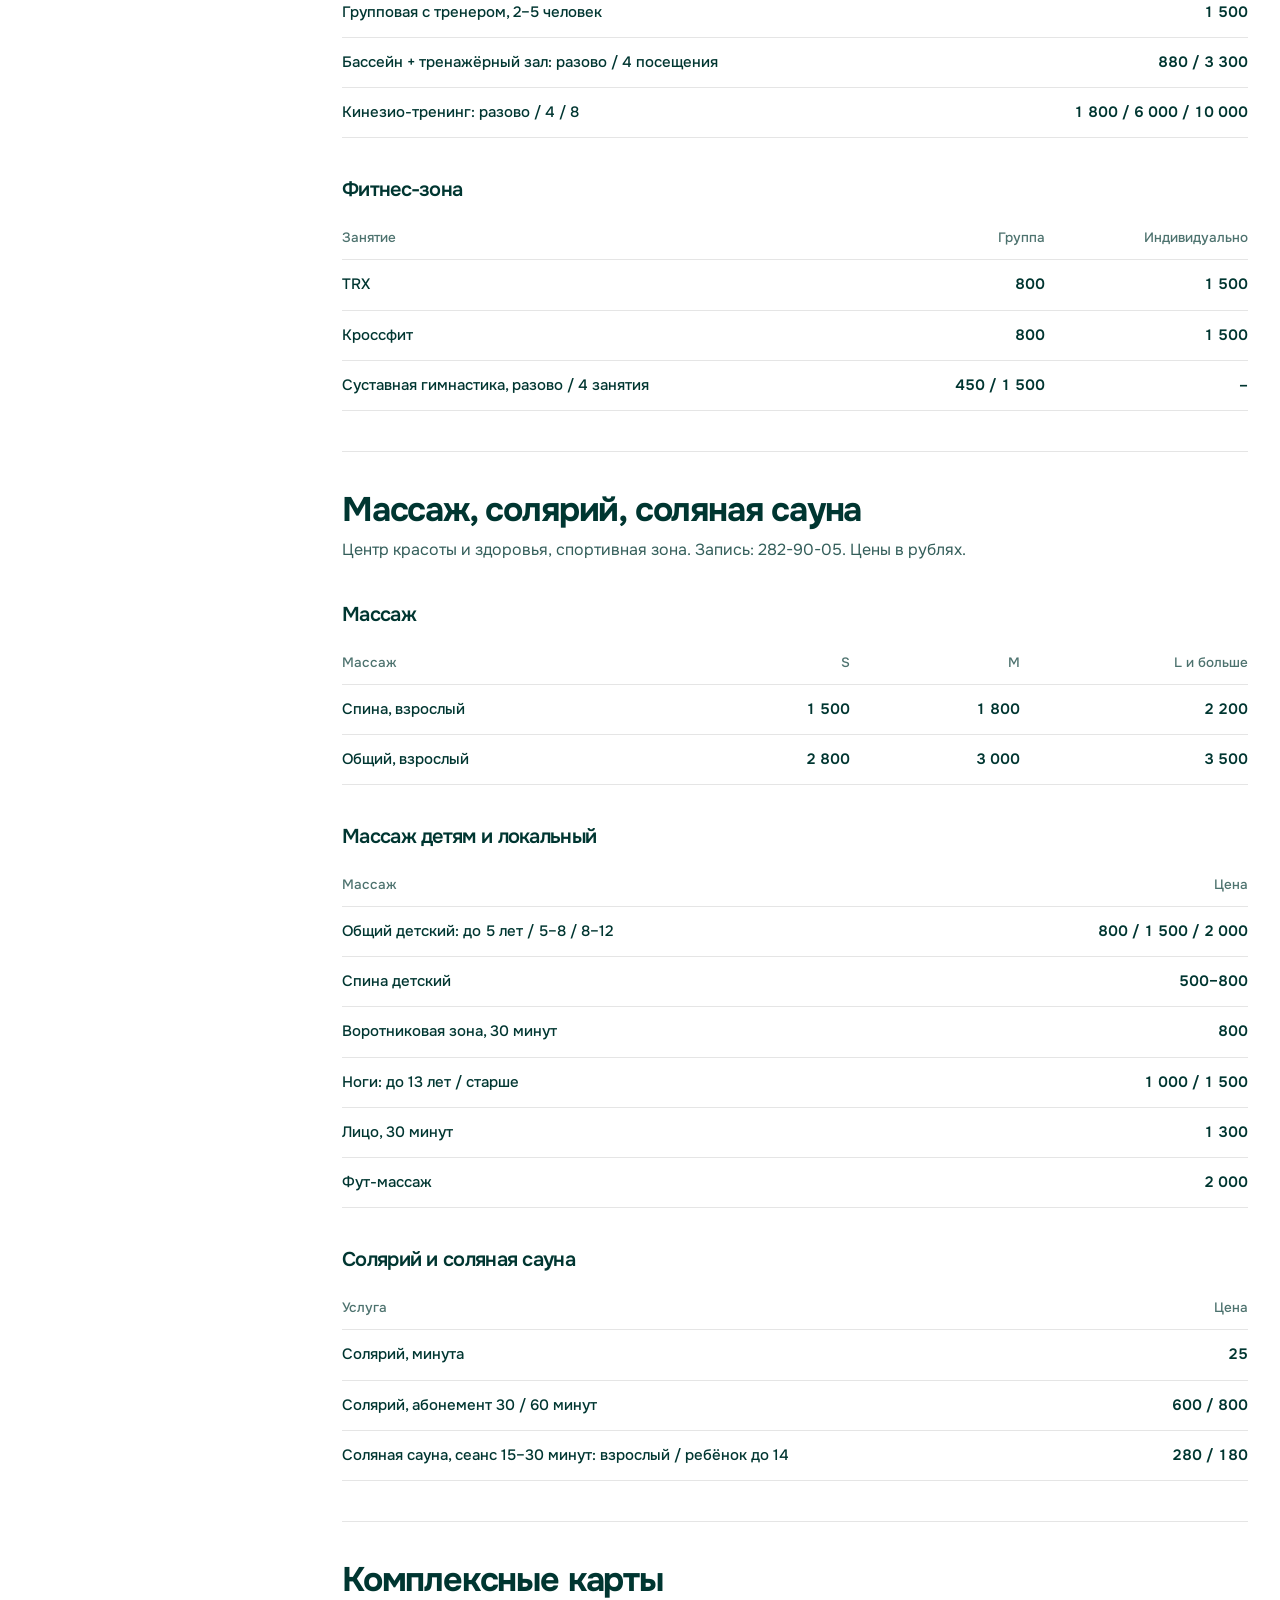
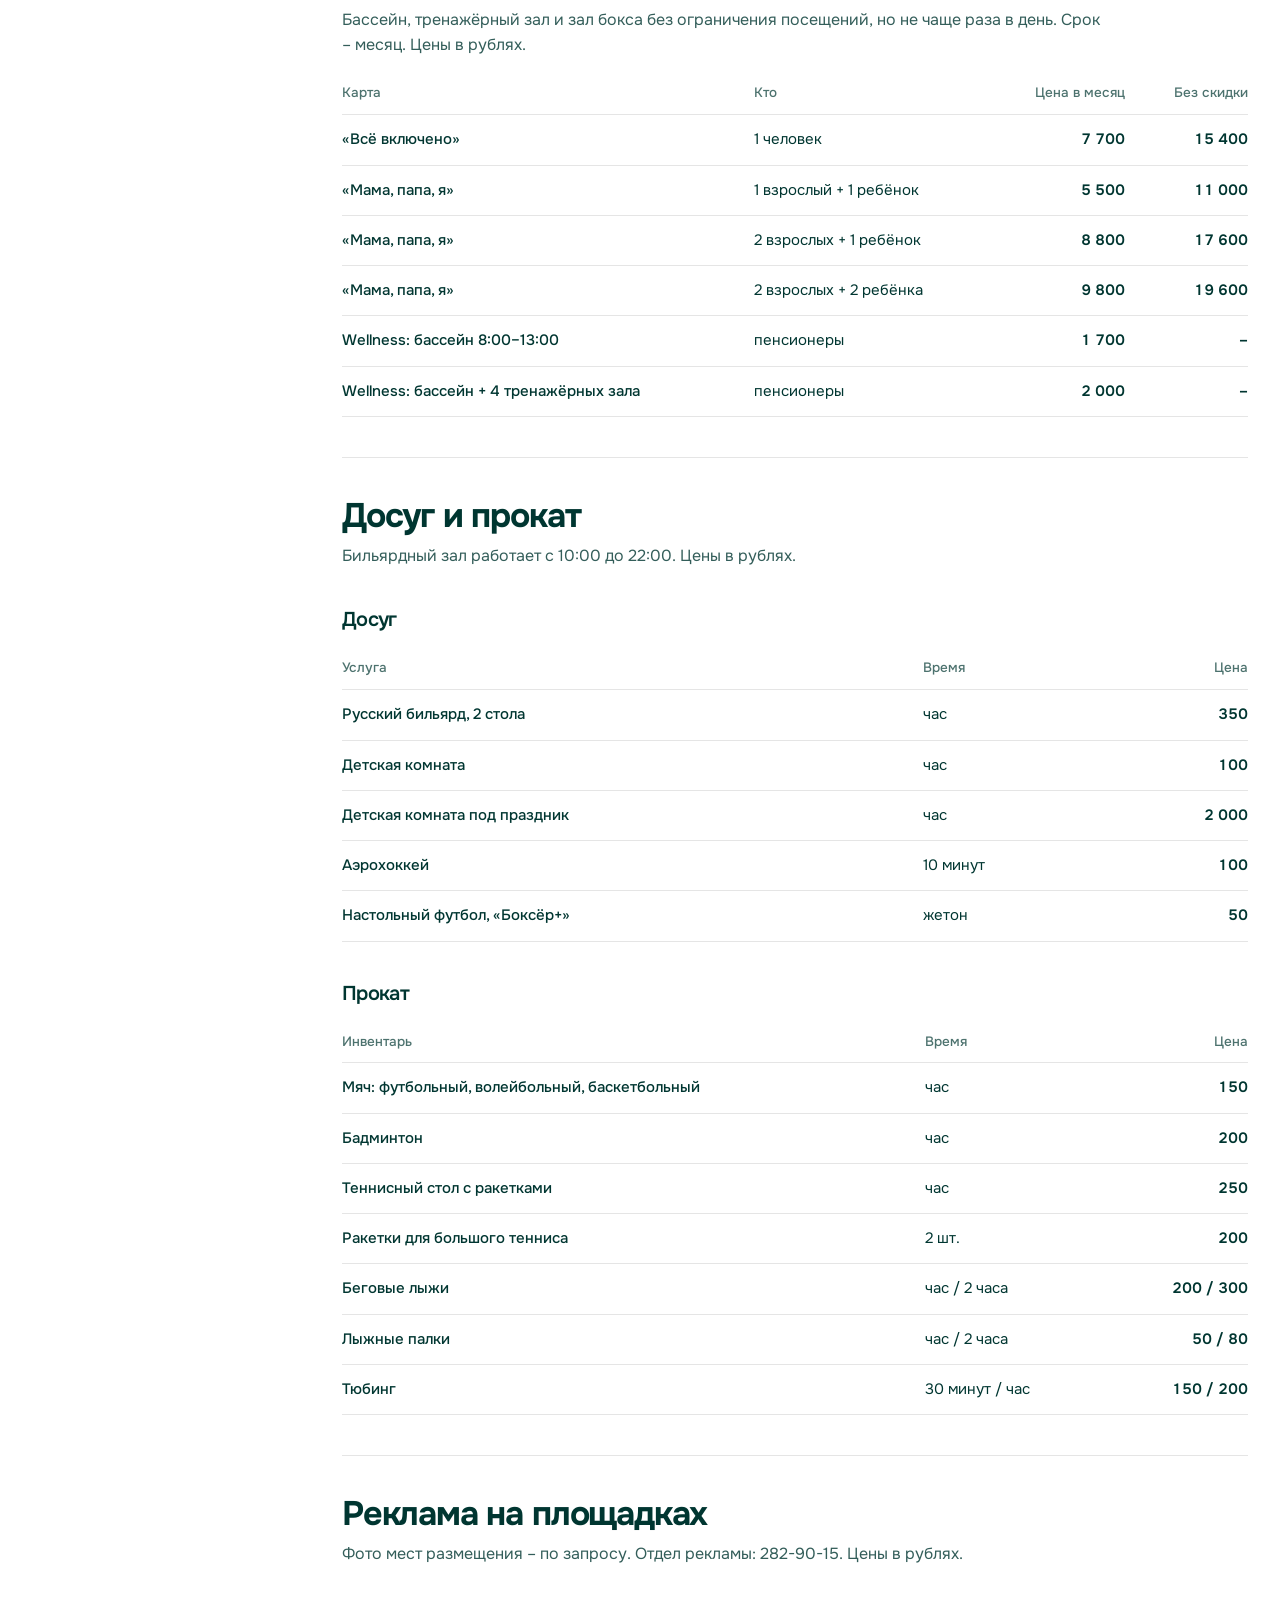
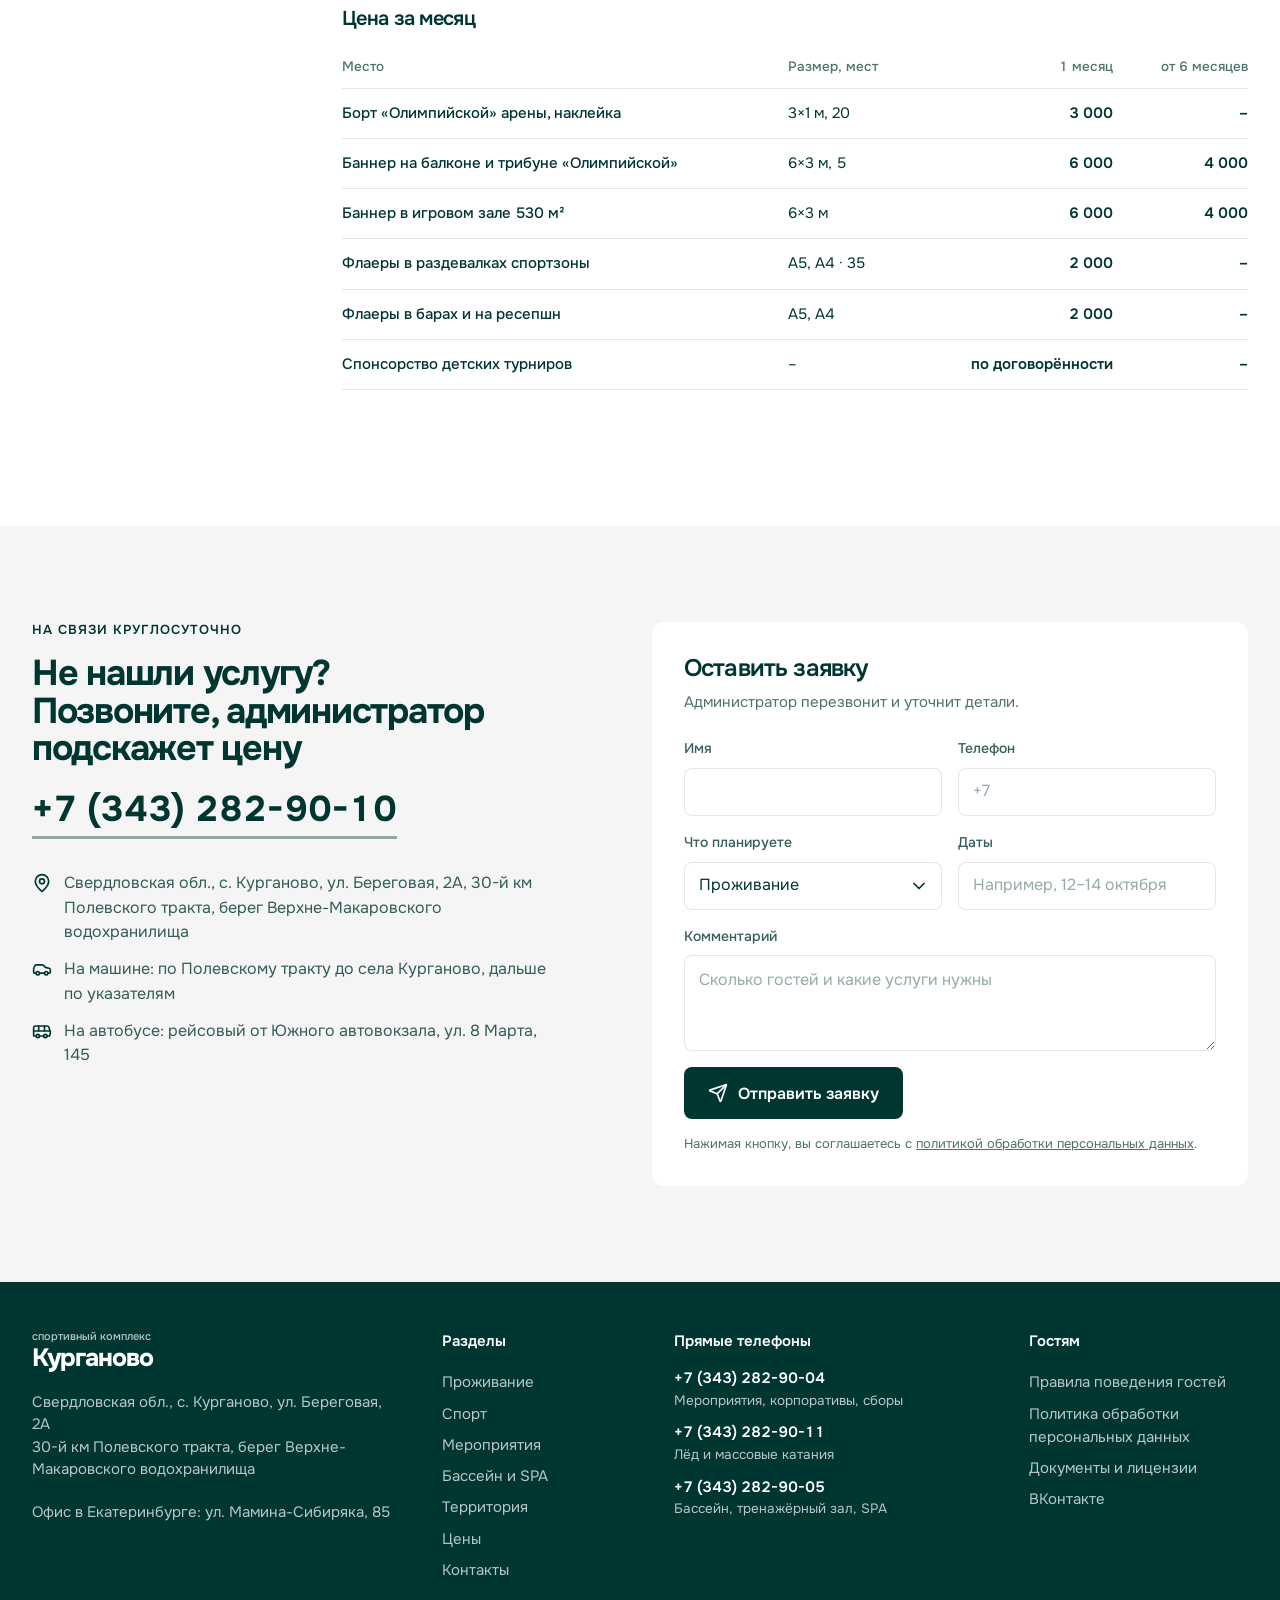
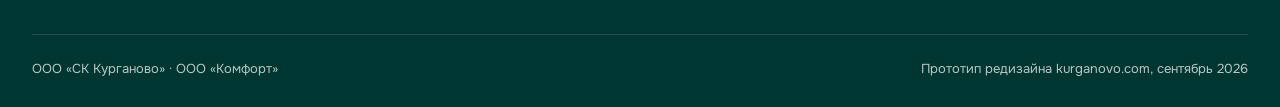
<file: ceny.html>
<!doctype html>
<html lang="ru">
<head>
<meta charset="utf-8">
<meta name="viewport" content="width=device-width,initial-scale=1">
<title>Цены – Курганово</title>
<meta name="description" content="Все 16 прайсов спортивного комплекса «Курганово» текстом: номера, бани, лёд, залы, бассейн, мероприятия.">
<meta name="robots" content="noindex">
<meta property="og:type" content="website">
<meta property="og:site_name" content="Курганово">
<meta property="og:url" content="https://halitcan777.github.io/kurganovo-redesign/ceny.html">
<meta property="og:title" content="Цены – Курганово">
<meta property="og:description" content="Все 16 прайсов спортивного комплекса «Курганово» текстом: номера, бани, лёд, залы, бассейн, мероприятия.">
<meta property="og:image" content="https://halitcan777.github.io/kurganovo-redesign/assets/img/og.jpg">
<meta name="theme-color" content="#003631">
<link rel="icon" href="data:,">
<link rel="preload" href="assets/fonts/onest-cyrillic.woff2" as="font" type="font/woff2" crossorigin>
<link rel="preload" as="image" href="assets/img/facade.webp" imagesrcset="assets/img/facade-900.webp 900w, assets/img/facade.webp 1672w" imagesizes="100vw" fetchpriority="high">
<link rel="stylesheet" href="assets/site.css?v=mufjwzg5">
<script>document.documentElement.classList.add('js');if(/[?&]still/.test(location.search))document.documentElement.classList.add('still')</script>
</head>
<body>
<div class="progress" aria-hidden="true"></div>
<header class="hdr">
  <div class="wrap hdr-in">
    <a class="wordmark" href="index.html"><small>спортивный комплекс</small><b>Курганово</b></a>
    <nav class="nav" aria-label="Разделы"><a href="prozhivanie.html">Проживание</a><a href="sport.html">Спорт</a><a href="meropriyatiya.html">Мероприятия</a><a href="bassein.html">Бассейн и SPA</a><a href="territoriya.html">Территория</a><a href="ceny.html" aria-current="page">Цены</a><a href="kontakty.html">Контакты</a></nav>
    <a class="hdr-phone" href="tel:+73432829010"><span class="ph-long">+7 (343) 282-90-10</span><span class="ph-short">282-90-10</span><small>администратор, круглосуточно</small></a>
    <button class="burger" type="button" aria-label="Меню" aria-expanded="false" aria-controls="drawer"><svg class="ic i-menu" viewBox="0 0 24 24" aria-hidden="true"><line x1="4" x2="20" y1="12" y2="12" /> <line x1="4" x2="20" y1="6" y2="6" /> <line x1="4" x2="20" y1="18" y2="18" /></svg><svg class="ic i-x" viewBox="0 0 24 24" aria-hidden="true"><path d="M18 6 6 18" /> <path d="m6 6 12 12" /></svg></button>
  </div>
  <nav class="drawer" id="drawer" hidden aria-label="Меню"><a href="prozhivanie.html">Проживание</a><a href="sport.html">Спорт</a><a href="meropriyatiya.html">Мероприятия</a><a href="bassein.html">Бассейн и SPA</a><a href="territoriya.html">Территория</a><a href="ceny.html" aria-current="page">Цены</a><a href="kontakty.html">Контакты</a><a class="btn" href="tel:+73432829010"><svg class="ic" viewBox="0 0 24 24" aria-hidden="true"><path d="M22 16.92v3a2 2 0 0 1-2.18 2 19.79 19.79 0 0 1-8.63-3.07 19.5 19.5 0 0 1-6-6 19.79 19.79 0 0 1-3.07-8.67A2 2 0 0 1 4.11 2h3a2 2 0 0 1 2 1.72 12.84 12.84 0 0 0 .7 2.81 2 2 0 0 1-.45 2.11L8.09 9.91a16 16 0 0 0 6 6l1.27-1.27a2 2 0 0 1 2.11-.45 12.84 12.84 0 0 0 2.81.7A2 2 0 0 1 22 16.92z" /></svg>Позвонить: 282-90-10</a></nav>
</header>
<main>
<section class="phero" style="background-image:url([data-uri])">
  <img src="assets/img/facade.webp" srcset="assets/img/facade-900.webp 900w, assets/img/facade.webp 1672w" sizes="100vw" alt="Главный корпус комплекса «Курганово»" class="hero-img" fetchpriority="high">
  <div class="wrap">
    <nav class="crumbs" aria-label="Навигация"><a href="index.html">Главная</a><span>/</span><span>Цены</span></nav>
    
    <h1>Цены</h1>
    <p class="hero-lead">Все 16 прайсов комплекса текстом, без картинок. Их удобно искать и читать с телефона.</p>
    <p class="validity"><svg class="ic" viewBox="0 0 24 24" aria-hidden="true"><circle cx="12" cy="12" r="10" /> <path d="M12 16v-4" /> <path d="M12 8h.01" /></svg><span>Прайсы действовали с 1 февраля по 31 августа 2026 года. Новые цены уточняйте у администратора: <a class="link" href="tel:+73432829010">282-90-10</a>.</span></p>
  </div>
</section>

<section class="sec">
  <div class="wrap g">
    <nav class="pnav s3" aria-label="Разделы прайса"><p>Проживание</p><a href="#evropa">Номера: «Европа» и «Европа Плюс»</a><a href="#azia">Номера: «Азия» и Главный корпус</a><a href="#bani">Бани</a><a href="#kottedzhi">Коттеджи</a><p>Мероприятия</p><a href="#besedki">Беседки, шатёр, площадки</a><a href="#konferenc">Конференц-залы</a><a href="#kvesty">Квесты и программы</a><p>Спорт</p><a href="#led">Ледовые арены</a><a href="#zaly">Спортзалы и площадки</a><p>Бассейн и фитнес</p><a href="#bassein">Бассейн</a><a href="#trenazher">Тренажёрный зал и фитнес</a><a href="#spa">Массаж, солярий, соляная сауна</a><a href="#karty">Комплексные карты</a><p>Досуг и реклама</p><a href="#dosug">Досуг и прокат</a><a href="#reklama">Реклама на площадках</a></nav>
    <div class="s9"><section class="pblock" id="evropa"><h2 class="ptitle">Номера: «Европа» и «Европа Плюс»</h2><p class="pnote">Цена за номер в сутки с учётом двух гостей. Доп. место – 1 500 ₽. В дни хоккейного турнира цены назначает организатор. Цены в рублях.</p><h3 class="tcap">Корпус «Европа»</h3><div class="twrap"><table class="ptable"><thead><tr><th>Номер</th><th>Площадь и оснащение</th><th class="num">За номер</th><th class="num">Доп. место</th></tr></thead><tbody><tr><td data-l="Номер">Twin, 2 места</td><td data-l="Площадь и оснащение">Две кровати, TV, санузел</td><td data-l="За номер" class="num">5 600</td><td data-l="Доп. место" class="num">–</td></tr><tr><td data-l="Номер">Triple, 3 места</td><td data-l="Площадь и оснащение">Три кровати, TV, санузел</td><td data-l="За номер" class="num">7 500</td><td data-l="Доп. место" class="num">–</td></tr><tr><td data-l="Номер">«Дабл Комфорт»</td><td data-l="Площадь и оснащение">№314, 20 м², после реконструкции, халаты</td><td data-l="За номер" class="num">8 500</td><td data-l="Доп. место" class="num">1 500</td></tr><tr><td data-l="Номер">«Семейный» студия</td><td data-l="Площадь и оснащение">№213, 303, 304, 311 · 23–30 м², на 2–4 гостей</td><td data-l="За номер" class="num">10 000</td><td data-l="Доп. место" class="num">1 500</td></tr><tr><td data-l="Номер">«Джуниор Сюит», 2 комнаты</td><td data-l="Площадь и оснащение">№217 лофт, 218, 219, 315, 317 · 31–33 м², кондиционер</td><td data-l="За номер" class="num">12 000</td><td data-l="Доп. место" class="num">1 500</td></tr><tr><td data-l="Номер">«Семейный» панорамный</td><td data-l="Площадь и оснащение">№316 · 27,8 м², панорамное остекление, балкон</td><td data-l="За номер" class="num">14 000</td><td data-l="Доп. место" class="num">1 500</td></tr></tbody></table></div><h3 class="tcap">Корпус «Европа Плюс»</h3><div class="twrap"><table class="ptable"><thead><tr><th>Номер</th><th>Площадь и оснащение</th><th class="num">За номер</th><th class="num">Доп. место</th></tr></thead><tbody><tr><td data-l="Номер">Single</td><td data-l="Площадь и оснащение">Кровать, TV, санузел</td><td data-l="За номер" class="num">4 500</td><td data-l="Доп. место" class="num">–</td></tr><tr><td data-l="Номер">Twin, 2 места</td><td data-l="Площадь и оснащение">Две кровати, TV, санузел</td><td data-l="За номер" class="num">5 600</td><td data-l="Доп. место" class="num">–</td></tr><tr><td data-l="Номер">«Дабл»</td><td data-l="Площадь и оснащение">№125, 126 · 20,3 м², на 2–3 гостей</td><td data-l="За номер" class="num">7 500</td><td data-l="Доп. место" class="num">1 500</td></tr><tr><td data-l="Номер">«Дабл Комфорт»</td><td data-l="Площадь и оснащение">№234, 235, 333, 334 · 20,3 м²</td><td data-l="За номер" class="num">8 500</td><td data-l="Доп. место" class="num">1 500</td></tr><tr><td data-l="Номер">«Семейный» студия</td><td data-l="Площадь и оснащение">№120–123 · 29,7 м², на 2–4 гостей</td><td data-l="За номер" class="num">10 000</td><td data-l="Доп. место" class="num">1 500</td></tr><tr><td data-l="Номер">«Семейный», 2 комнаты</td><td data-l="Площадь и оснащение">№118, 223, 322 · 25 м²</td><td data-l="За номер" class="num">10 000</td><td data-l="Доп. место" class="num">1 500</td></tr><tr><td data-l="Номер">«Джуниор Сюит», 2 комнаты</td><td data-l="Площадь и оснащение">№119, 224, 323 · 29,7 м²</td><td data-l="За номер" class="num">12 000</td><td data-l="Доп. место" class="num">1 500</td></tr></tbody></table></div></section><section class="pblock" id="azia"><h2 class="ptitle">Номера: «Азия» и Главный корпус</h2><p class="pnote">Доп. услуги: стирка 150 ₽/кг, проживание с питомцем 1 500 ₽/сутки, стоянка 100 ₽/сутки. Цены в рублях.</p><h3 class="tcap">Корпус «Азия»</h3><div class="twrap"><table class="ptable"><thead><tr><th>Номер</th><th>Площадь и оснащение</th><th class="num">За номер</th><th class="num">Доп. место</th></tr></thead><tbody><tr><td data-l="Номер">Twin, 2 места</td><td data-l="Площадь и оснащение">Две кровати, TV, санузел</td><td data-l="За номер" class="num">5 600</td><td data-l="Доп. место" class="num">–</td></tr><tr><td data-l="Номер">«Джуниор Сюит», 2 комнаты</td><td data-l="Площадь и оснащение">№109, 201, 211, 301, 311 · 26–29 м², душевая кабина</td><td data-l="За номер" class="num">12 000</td><td data-l="Доп. место" class="num">1 500</td></tr></tbody></table></div><h3 class="tcap">Главный корпус</h3><div class="twrap"><table class="ptable"><thead><tr><th>Номер</th><th>Оснащение</th><th class="num">Цена</th></tr></thead><tbody><tr><td data-l="Номер">Многоместный, 3-я категория</td><td data-l="Оснащение">26,6–35,3 м², от 4 гостей на отдельных кроватях</td><td data-l="Цена" class="num">2 500 за место</td></tr></tbody></table></div><h3 class="tcap">Доп. услуги</h3><div class="twrap"><table class="ptable"><thead><tr><th>Услуга</th><th>Цена</th></tr></thead><tbody><tr><td data-l="Услуга">Стирка белья и спортивной формы</td><td data-l="Цена">150 за кг</td></tr><tr><td data-l="Услуга">Проживание с питомцем</td><td data-l="Цена">1 500 в сутки</td></tr><tr><td data-l="Услуга">Печать документов</td><td data-l="Цена">10 за лист</td></tr><tr><td data-l="Услуга">Автостоянка</td><td data-l="Цена">50 в день · 100 в сутки</td></tr></tbody></table></div></section><section class="pblock" id="bani"><h2 class="ptitle">Бани</h2><p class="pnote">Минимум 2 часа. Тапочки 80 ₽, веник 400 ₽. Бронь: 282-90-10. Цены в рублях.</p><h3 class="tcap">Цена за час</h3><div class="twrap"><table class="ptable"><thead><tr><th>Баня</th><th>Вместимость</th><th class="num">Пн–чт</th><th class="num">Пт–вс</th></tr></thead><tbody><tr><td data-l="Баня">«Деревенька»</td><td data-l="Вместимость">до 8 гостей, парная из осины</td><td data-l="Пн–чт" class="num">2 500</td><td data-l="Пт–вс" class="num">3 000</td></tr><tr><td data-l="Баня">«Охотничья»</td><td data-l="Вместимость">до 8 гостей, парная из осины</td><td data-l="Пн–чт" class="num">2 500</td><td data-l="Пт–вс" class="num">3 000</td></tr><tr><td data-l="Баня">«Легенды хоккея»</td><td data-l="Вместимость">два этажа, 2 спальни, балкон</td><td data-l="Пн–чт" class="num">3 500</td><td data-l="Пт–вс" class="num">5 000</td></tr><tr><td data-l="Баня">«Легенды хоккея» на сутки</td><td data-l="Вместимость">10 спальных мест, выезд до 16:00</td><td data-l="Пн–чт" class="num">23 000</td><td data-l="Пт–вс" class="num">23 000</td></tr></tbody></table></div></section><section class="pblock" id="kottedzhi"><h2 class="ptitle">Коттеджи</h2><p class="pnote">Два дома из оцилиндрованного бревна. До 15 гостей, 10–12 спальных мест. Цены в рублях.</p><div class="twrap"><table class="ptable"><thead><tr><th>Услуга</th><th>Что входит</th><th class="num">Цена</th></tr></thead><tbody><tr><td data-l="Услуга">Аренда коттеджа, сутки</td><td data-l="Что входит">3 спальни, гостиная, мини-кухня, посуда на 10, TV и музыка, терраса с мангалом</td><td data-l="Цена" class="num">23 000</td></tr></tbody></table></div></section><section class="pblock" id="besedki"><h2 class="ptitle">Беседки, шатёр, площадки</h2><p class="pnote">Нахождение на территории – 170 ₽ с гостя. Подготовка и сопровождение мероприятия – по договорённости. Цены в рублях.</p><h3 class="tcap">Площадки</h3><div class="twrap"><table class="ptable"><thead><tr><th>Площадка</th><th>Вместимость</th><th class="num">Цена</th></tr></thead><tbody><tr><td data-l="Площадка">Беседка №1–5, мангал и свет</td><td data-l="Вместимость">до 10</td><td data-l="Цена" class="num">800 · 2 часа 1 500 · 3 часа 2 000</td></tr><tr><td data-l="Площадка">Большая беседка, мебель и свет</td><td data-l="Вместимость">до 50</td><td data-l="Цена" class="num">25 000 за мероприятие</td></tr><tr><td data-l="Площадка">Шатёр, мебель, бетонный пол</td><td data-l="Вместимость">до 100</td><td data-l="Цена" class="num">40 000 за мероприятие</td></tr><tr><td data-l="Площадка">Гриль-домик на 3 часа</td><td data-l="Вместимость">до 8 / до 12</td><td data-l="Цена" class="num">2 000 / 3 000</td></tr><tr><td data-l="Площадка">Зона под выездную регистрацию или фотосессию</td><td data-l="Вместимость">–</td><td data-l="Цена" class="num">от 5 000 в час</td></tr></tbody></table></div><h3 class="tcap">Доп. услуги</h3><div class="twrap"><table class="ptable"><thead><tr><th>Услуга</th><th>Единица</th><th class="num">Цена</th></tr></thead><tbody><tr><td data-l="Услуга">Кофе-брейк на улице</td><td data-l="Единица">день</td><td data-l="Цена" class="num">3 000</td></tr><tr><td data-l="Услуга">Звуковая аппаратура</td><td data-l="Единица">день</td><td data-l="Цена" class="num">8 000</td></tr><tr><td data-l="Услуга">Подключение электричества до 30 кВт</td><td data-l="Единица">день</td><td data-l="Цена" class="num">4 000</td></tr><tr><td data-l="Услуга">Дрова, связка 15 шт.</td><td data-l="Единица">связка</td><td data-l="Цена" class="num">1 500</td></tr><tr><td data-l="Услуга">Вода 19 л</td><td data-l="Единица">бутыль</td><td data-l="Цена" class="num">350</td></tr></tbody></table></div></section><section class="pblock" id="konferenc"><h2 class="ptitle">Конференц-залы</h2><p class="pnote">Минимум 2 часа, с 8:00 до 22:00. От 8 часов – скидка 10%. Интернет по заявке. Цены в рублях.</p><div class="twrap"><table class="ptable"><thead><tr><th>Зал</th><th class="num">Мест</th><th class="num">Цена за час</th></tr></thead><tbody><tr><td data-l="Зал">Зал №1, «Азия», 2 этаж: стационарный проектор, флипчарт, кондиционер, зона кофе-брейка</td><td data-l="Мест" class="num">60</td><td data-l="Цена за час" class="num">1 800</td></tr><tr><td data-l="Зал">Зал №2, «Азия», цоколь: переносной проектор, отдельная зона кофе-брейка</td><td data-l="Мест" class="num">50</td><td data-l="Цена за час" class="num">1 200</td></tr><tr><td data-l="Зал">Экран и проектор, за день</td><td data-l="Мест" class="num">–</td><td data-l="Цена за час" class="num">1 000</td></tr><tr><td data-l="Зал">Флипчарт, за день</td><td data-l="Мест" class="num">–</td><td data-l="Цена за час" class="num">500</td></tr><tr><td data-l="Зал">Звук: микрофон и колонки, за день</td><td data-l="Мест" class="num">–</td><td data-l="Цена за час" class="num">500</td></tr></tbody></table></div></section><section class="pblock" id="kvesty"><h2 class="ptitle">Квесты и программы</h2><p class="pnote">Проводит студия праздника «Халва». Только по предварительной заявке. Цены в рублях.</p><div class="twrap"><table class="ptable"><thead><tr><th>Программа</th><th>Длительность</th><th class="num">Цена</th></tr></thead><tbody><tr><td data-l="Программа">Детская уличная площадка</td><td data-l="Длительность">день</td><td data-l="Цена" class="num">3 500</td></tr><tr><td data-l="Программа">Квест для детей 6–15 лет, от 15 участников</td><td data-l="Длительность">1,5 часа</td><td data-l="Цена" class="num">1 600 с человека</td></tr><tr><td data-l="Программа">Квест 18+ для корпоратива</td><td data-l="Длительность">1,5 часа</td><td data-l="Цена" class="num">1 800 с человека</td></tr><tr><td data-l="Программа">Квиз для компании, 7 раундов с диджеем</td><td data-l="Длительность">100 минут</td><td data-l="Цена" class="num">42 000</td></tr><tr><td data-l="Программа">Корпоративный праздник: ведущий 5 часов, диджей 6 часов</td><td data-l="Длительность">–</td><td data-l="Цена" class="num">97 000</td></tr><tr><td data-l="Программа">Свадьба: ведущий 5 часов, диджей 6 часов</td><td data-l="Длительность">–</td><td data-l="Цена" class="num">97 000</td></tr></tbody></table></div></section><section class="pblock" id="led"><h2 class="ptitle">Ледовые арены</h2><p class="pnote">Для команд и корпоративных групп – отдельный прайс в отделе продаж. Дети до 3 лет на массовом катании бесплатно. Цены в рублях.</p><h3 class="tcap">Аренда и катание</h3><div class="twrap"><table class="ptable"><thead><tr><th>Услуга</th><th>Время</th><th class="num">Цена</th></tr></thead><tbody><tr><td data-l="Услуга">Аренда любой арены</td><td data-l="Время">час</td><td data-l="Цена" class="num">11 700</td></tr><tr><td data-l="Услуга">Массовое катание: взрослые и дети от 7 лет</td><td data-l="Время">час</td><td data-l="Цена" class="num">300</td></tr><tr><td data-l="Услуга">Массовое катание: дети 3–6 лет</td><td data-l="Время">час</td><td data-l="Цена" class="num">200</td></tr><tr><td data-l="Услуга">Лёд для школы фигурного катания, от 10 человек</td><td data-l="Время">1 час / 1,5 часа</td><td data-l="Цена" class="num">700 / 800 с человека</td></tr><tr><td data-l="Услуга">Прокат коньков</td><td data-l="Время">час</td><td data-l="Цена" class="num">100</td></tr><tr><td data-l="Услуга">Заточка коньков</td><td data-l="Время">пара</td><td data-l="Цена" class="num">400</td></tr></tbody></table></div><h3 class="tcap">Для команд</h3><div class="twrap"><table class="ptable"><thead><tr><th>Услуга</th><th>Время</th><th class="num">Цена</th></tr></thead><tbody><tr><td data-l="Услуга">Тренажёр Rapid Shot</td><td data-l="Время">30 минут / час</td><td data-l="Цена" class="num">500 / 1 000</td></tr><tr><td data-l="Услуга">Раздевалка: 1 этаж / цоколь и 2 этаж</td><td data-l="Время">день</td><td data-l="Цена" class="num">1 000 / 500</td></tr><tr><td data-l="Услуга">Электронное табло и судейская аппаратура</td><td data-l="Время">игра</td><td data-l="Цена" class="num">2 500</td></tr></tbody></table></div></section><section class="pblock" id="zaly"><h2 class="ptitle">Спортзалы и площадки</h2><p class="pnote">Ежедневно 8:00–22:00. Цены для спортивных команд – по заявке в отделе продаж. Цены в рублях.</p><h3 class="tcap">Цена за час</h3><div class="twrap"><table class="ptable"><thead><tr><th>Площадка</th><th>Размер</th><th class="num">Цена</th></tr></thead><tbody><tr><td data-l="Площадка">Зал игровых видов спорта: волейбол, баскетбол, мини-футбол, гандбол, теннис</td><td data-l="Размер">530 м²</td><td data-l="Цена" class="num">2 800</td></tr><tr><td data-l="Площадка">Спортивный зал: ОФП, танцы, карате, зеркала и станок</td><td data-l="Размер">272 м²</td><td data-l="Цена" class="num">2 500</td></tr><tr><td data-l="Площадка">Футбольное поле с беговой дорожкой</td><td data-l="Размер">40×20 м</td><td data-l="Цена" class="num">2 500</td></tr><tr><td data-l="Площадка">Волейбольная площадка, искусственная трава</td><td data-l="Размер">18×9 м</td><td data-l="Цена" class="num">2 600</td></tr><tr><td data-l="Площадка">Стритбольная площадка, асфальт</td><td data-l="Размер">30×30 м</td><td data-l="Цена" class="num">2 600</td></tr><tr><td data-l="Площадка">Теннисные столы для мероприятия, 3 стола</td><td data-l="Размер">–</td><td data-l="Цена" class="num">3 500</td></tr><tr><td data-l="Площадка">Зал бокса: разово / абонемент на 4</td><td data-l="Размер">–</td><td data-l="Цена" class="num">500 / 1 700</td></tr></tbody></table></div></section><section class="pblock" id="bassein"><h2 class="ptitle">Бассейн</h2><p class="pnote">Сеанс 45 минут, сауна входит в стоимость. Дети – с 7 лет. Абонемент действует месяц. Цены в рублях.</p><h3 class="tcap">Разовое посещение</h3><div class="twrap"><table class="ptable"><thead><tr><th>Кто</th><th>Время</th><th class="num">Цена</th></tr></thead><tbody><tr><td data-l="Кто">Взрослый, от 14 лет</td><td data-l="Время">весь день</td><td data-l="Цена" class="num">480</td></tr><tr><td data-l="Кто">Ребёнок, 7–14 лет</td><td data-l="Время">весь день</td><td data-l="Цена" class="num">350</td></tr><tr><td data-l="Кто">Пенсионер</td><td data-l="Время">8:00–17:15</td><td data-l="Цена" class="num">270</td></tr><tr><td data-l="Кто">Обучение: группа взрослых до 5</td><td data-l="Время">45 минут</td><td data-l="Цена" class="num">1 100 с человека</td></tr><tr><td data-l="Кто">Обучение: группа детей до 5</td><td data-l="Время">45 минут</td><td data-l="Цена" class="num">800 с человека</td></tr><tr><td data-l="Кто">Индивидуальное обучение</td><td data-l="Время">45 минут</td><td data-l="Цена" class="num">1 500</td></tr></tbody></table></div><h3 class="tcap">Абонементы</h3><div class="twrap"><table class="ptable"><thead><tr><th>Абонемент</th><th class="num">4 посещения</th><th class="num">8 посещений</th><th class="num">12 посещений</th></tr></thead><tbody><tr><td data-l="Абонемент">Взрослый</td><td data-l="4 посещения" class="num">1 800</td><td data-l="8 посещений" class="num">3 500</td><td data-l="12 посещений" class="num">5 200</td></tr><tr><td data-l="Абонемент">Детский</td><td data-l="4 посещения" class="num">1 300</td><td data-l="8 посещений" class="num">2 700</td><td data-l="12 посещений" class="num">3 800</td></tr></tbody></table></div></section><section class="pblock" id="trenazher"><h2 class="ptitle">Тренажёрный зал и фитнес</h2><p class="pnote">В тренажёрный зал – с 15 лет. Абонемент действует месяц. Цены в рублях.</p><h3 class="tcap">Тренажёрный зал</h3><div class="twrap"><table class="ptable"><thead><tr><th>Услуга</th><th class="num">Цена</th></tr></thead><tbody><tr><td data-l="Услуга">Разовое посещение без тренера</td><td data-l="Цена" class="num">480</td></tr><tr><td data-l="Услуга">Абонемент на 4 посещения</td><td data-l="Цена" class="num">1 800</td></tr><tr><td data-l="Услуга">Безлимит на месяц</td><td data-l="Цена" class="num">5 800</td></tr><tr><td data-l="Услуга">Персональная тренировка</td><td data-l="Цена" class="num">1 800</td></tr><tr><td data-l="Услуга">Индивидуальная программа</td><td data-l="Цена" class="num">1 500</td></tr><tr><td data-l="Услуга">Групповая с тренером, 2–5 человек</td><td data-l="Цена" class="num">1 500</td></tr><tr><td data-l="Услуга">Бассейн + тренажёрный зал: разово / 4 посещения</td><td data-l="Цена" class="num">880 / 3 300</td></tr><tr><td data-l="Услуга">Кинезио-тренинг: разово / 4 / 8</td><td data-l="Цена" class="num">1 800 / 6 000 / 10 000</td></tr></tbody></table></div><h3 class="tcap">Фитнес-зона</h3><div class="twrap"><table class="ptable"><thead><tr><th>Занятие</th><th class="num">Группа</th><th class="num">Индивидуально</th></tr></thead><tbody><tr><td data-l="Занятие">TRX</td><td data-l="Группа" class="num">800</td><td data-l="Индивидуально" class="num">1 500</td></tr><tr><td data-l="Занятие">Кроссфит</td><td data-l="Группа" class="num">800</td><td data-l="Индивидуально" class="num">1 500</td></tr><tr><td data-l="Занятие">Суставная гимнастика, разово / 4 занятия</td><td data-l="Группа" class="num">450 / 1 500</td><td data-l="Индивидуально" class="num">–</td></tr></tbody></table></div></section><section class="pblock" id="spa"><h2 class="ptitle">Массаж, солярий, соляная сауна</h2><p class="pnote">Центр красоты и здоровья, спортивная зона. Запись: 282-90-05. Цены в рублях.</p><h3 class="tcap">Массаж</h3><div class="twrap"><table class="ptable"><thead><tr><th>Массаж</th><th class="num">S</th><th class="num">M</th><th class="num">L и больше</th></tr></thead><tbody><tr><td data-l="Массаж">Спина, взрослый</td><td data-l="S" class="num">1 500</td><td data-l="M" class="num">1 800</td><td data-l="L и больше" class="num">2 200</td></tr><tr><td data-l="Массаж">Общий, взрослый</td><td data-l="S" class="num">2 800</td><td data-l="M" class="num">3 000</td><td data-l="L и больше" class="num">3 500</td></tr></tbody></table></div><h3 class="tcap">Массаж детям и локальный</h3><div class="twrap"><table class="ptable"><thead><tr><th>Массаж</th><th class="num">Цена</th></tr></thead><tbody><tr><td data-l="Массаж">Общий детский: до 5 лет / 5–8 / 8–12</td><td data-l="Цена" class="num">800 / 1 500 / 2 000</td></tr><tr><td data-l="Массаж">Спина детский</td><td data-l="Цена" class="num">500–800</td></tr><tr><td data-l="Массаж">Воротниковая зона, 30 минут</td><td data-l="Цена" class="num">800</td></tr><tr><td data-l="Массаж">Ноги: до 13 лет / старше</td><td data-l="Цена" class="num">1 000 / 1 500</td></tr><tr><td data-l="Массаж">Лицо, 30 минут</td><td data-l="Цена" class="num">1 300</td></tr><tr><td data-l="Массаж">Фут-массаж</td><td data-l="Цена" class="num">2 000</td></tr></tbody></table></div><h3 class="tcap">Солярий и соляная сауна</h3><div class="twrap"><table class="ptable"><thead><tr><th>Услуга</th><th class="num">Цена</th></tr></thead><tbody><tr><td data-l="Услуга">Солярий, минута</td><td data-l="Цена" class="num">25</td></tr><tr><td data-l="Услуга">Солярий, абонемент 30 / 60 минут</td><td data-l="Цена" class="num">600 / 800</td></tr><tr><td data-l="Услуга">Соляная сауна, сеанс 15–30 минут: взрослый / ребёнок до 14</td><td data-l="Цена" class="num">280 / 180</td></tr></tbody></table></div></section><section class="pblock" id="karty"><h2 class="ptitle">Комплексные карты</h2><p class="pnote">Бассейн, тренажёрный зал и зал бокса без ограничения посещений, но не чаще раза в день. Срок – месяц. Цены в рублях.</p><div class="twrap"><table class="ptable"><thead><tr><th>Карта</th><th>Кто</th><th class="num">Цена в месяц</th><th class="num">Без скидки</th></tr></thead><tbody><tr><td data-l="Карта">«Всё включено»</td><td data-l="Кто">1 человек</td><td data-l="Цена в месяц" class="num">7 700</td><td data-l="Без скидки" class="num">15 400</td></tr><tr><td data-l="Карта">«Мама, папа, я»</td><td data-l="Кто">1 взрослый + 1 ребёнок</td><td data-l="Цена в месяц" class="num">5 500</td><td data-l="Без скидки" class="num">11 000</td></tr><tr><td data-l="Карта">«Мама, папа, я»</td><td data-l="Кто">2 взрослых + 1 ребёнок</td><td data-l="Цена в месяц" class="num">8 800</td><td data-l="Без скидки" class="num">17 600</td></tr><tr><td data-l="Карта">«Мама, папа, я»</td><td data-l="Кто">2 взрослых + 2 ребёнка</td><td data-l="Цена в месяц" class="num">9 800</td><td data-l="Без скидки" class="num">19 600</td></tr><tr><td data-l="Карта">Wellness: бассейн 8:00–13:00</td><td data-l="Кто">пенсионеры</td><td data-l="Цена в месяц" class="num">1 700</td><td data-l="Без скидки" class="num">–</td></tr><tr><td data-l="Карта">Wellness: бассейн + 4 тренажёрных зала</td><td data-l="Кто">пенсионеры</td><td data-l="Цена в месяц" class="num">2 000</td><td data-l="Без скидки" class="num">–</td></tr></tbody></table></div></section><section class="pblock" id="dosug"><h2 class="ptitle">Досуг и прокат</h2><p class="pnote">Бильярдный зал работает с 10:00 до 22:00. Цены в рублях.</p><h3 class="tcap">Досуг</h3><div class="twrap"><table class="ptable"><thead><tr><th>Услуга</th><th>Время</th><th class="num">Цена</th></tr></thead><tbody><tr><td data-l="Услуга">Русский бильярд, 2 стола</td><td data-l="Время">час</td><td data-l="Цена" class="num">350</td></tr><tr><td data-l="Услуга">Детская комната</td><td data-l="Время">час</td><td data-l="Цена" class="num">100</td></tr><tr><td data-l="Услуга">Детская комната под праздник</td><td data-l="Время">час</td><td data-l="Цена" class="num">2 000</td></tr><tr><td data-l="Услуга">Аэрохоккей</td><td data-l="Время">10 минут</td><td data-l="Цена" class="num">100</td></tr><tr><td data-l="Услуга">Настольный футбол, «Боксёр+»</td><td data-l="Время">жетон</td><td data-l="Цена" class="num">50</td></tr></tbody></table></div><h3 class="tcap">Прокат</h3><div class="twrap"><table class="ptable"><thead><tr><th>Инвентарь</th><th>Время</th><th class="num">Цена</th></tr></thead><tbody><tr><td data-l="Инвентарь">Мяч: футбольный, волейбольный, баскетбольный</td><td data-l="Время">час</td><td data-l="Цена" class="num">150</td></tr><tr><td data-l="Инвентарь">Бадминтон</td><td data-l="Время">час</td><td data-l="Цена" class="num">200</td></tr><tr><td data-l="Инвентарь">Теннисный стол с ракетками</td><td data-l="Время">час</td><td data-l="Цена" class="num">250</td></tr><tr><td data-l="Инвентарь">Ракетки для большого тенниса</td><td data-l="Время">2 шт.</td><td data-l="Цена" class="num">200</td></tr><tr><td data-l="Инвентарь">Беговые лыжи</td><td data-l="Время">час / 2 часа</td><td data-l="Цена" class="num">200 / 300</td></tr><tr><td data-l="Инвентарь">Лыжные палки</td><td data-l="Время">час / 2 часа</td><td data-l="Цена" class="num">50 / 80</td></tr><tr><td data-l="Инвентарь">Тюбинг</td><td data-l="Время">30 минут / час</td><td data-l="Цена" class="num">150 / 200</td></tr></tbody></table></div></section><section class="pblock" id="reklama"><h2 class="ptitle">Реклама на площадках</h2><p class="pnote">Фото мест размещения – по запросу. Отдел рекламы: 282-90-15. Цены в рублях.</p><h3 class="tcap">Цена за месяц</h3><div class="twrap"><table class="ptable"><thead><tr><th>Место</th><th>Размер, мест</th><th class="num">1 месяц</th><th class="num">от 6 месяцев</th></tr></thead><tbody><tr><td data-l="Место">Борт «Олимпийской» арены, наклейка</td><td data-l="Размер, мест">3×1 м, 20</td><td data-l="1 месяц" class="num">3 000</td><td data-l="от 6 месяцев" class="num">–</td></tr><tr><td data-l="Место">Баннер на балконе и трибуне «Олимпийской»</td><td data-l="Размер, мест">6×3 м, 5</td><td data-l="1 месяц" class="num">6 000</td><td data-l="от 6 месяцев" class="num">4 000</td></tr><tr><td data-l="Место">Баннер в игровом зале 530 м²</td><td data-l="Размер, мест">6×3 м</td><td data-l="1 месяц" class="num">6 000</td><td data-l="от 6 месяцев" class="num">4 000</td></tr><tr><td data-l="Место">Флаеры в раздевалках спортзоны</td><td data-l="Размер, мест">A5, A4 · 35</td><td data-l="1 месяц" class="num">2 000</td><td data-l="от 6 месяцев" class="num">–</td></tr><tr><td data-l="Место">Флаеры в барах и на ресепшн</td><td data-l="Размер, мест">A5, A4</td><td data-l="1 месяц" class="num">2 000</td><td data-l="от 6 месяцев" class="num">–</td></tr><tr><td data-l="Место">Спонсорство детских турниров</td><td data-l="Размер, мест">–</td><td data-l="1 месяц" class="num">по договорённости</td><td data-l="от 6 месяцев" class="num">–</td></tr></tbody></table></div></section></div>
  </div>
</section>

<section class="sec cta" id="zayavka">
  <div class="wrap g">
    <div class="s6 rv">
      <p class="kicker">На связи круглосуточно</p>
      <h2>Не нашли услугу? Позвоните, администратор подскажет цену</h2>
      <a class="cta-phone" href="tel:+73432829010">+7 (343) 282-90-10</a>
      
      <ul class="cta-list">
        <li><svg class="ic" viewBox="0 0 24 24" aria-hidden="true"><path d="M20 10c0 4.993-5.539 10.193-7.399 11.799a1 1 0 0 1-1.202 0C9.539 20.193 4 14.993 4 10a8 8 0 0 1 16 0" /> <circle cx="12" cy="10" r="3" /></svg><span>Свердловская обл., с. Курганово, ул. Береговая, 2А, 30-й км Полевского тракта, берег Верхне-Макаровского водохранилища</span></li>
        <li><svg class="ic" viewBox="0 0 24 24" aria-hidden="true"><path d="M19 17h2c.6 0 1-.4 1-1v-3c0-.9-.7-1.7-1.5-1.9C18.7 10.6 16 10 16 10s-1.3-1.4-2.2-2.3c-.5-.4-1.1-.7-1.8-.7H5c-.6 0-1.1.4-1.4.9l-1.4 2.9A3.7 3.7 0 0 0 2 12v4c0 .6.4 1 1 1h2" /> <circle cx="7" cy="17" r="2" /> <path d="M9 17h6" /> <circle cx="17" cy="17" r="2" /></svg><span>На машине: по Полевскому тракту до села Курганово, дальше по указателям</span></li>
        <li><svg class="ic" viewBox="0 0 24 24" aria-hidden="true"><path d="M8 6v6" /> <path d="M15 6v6" /> <path d="M2 12h19.6" /> <path d="M18 18h3s.5-1.7.8-2.8c.1-.4.2-.8.2-1.2 0-.4-.1-.8-.2-1.2l-1.4-5C20.1 6.8 19.1 6 18 6H4a2 2 0 0 0-2 2v10h3" /> <circle cx="7" cy="18" r="2" /> <path d="M9 18h5" /> <circle cx="16" cy="18" r="2" /></svg><span>На автобусе: рейсовый от Южного автовокзала, ул. 8 Марта, 145</span></li>
      </ul>
    </div>
    <div class="s6 rv"><form class="form" data-demo novalidate>
  <h3>Оставить заявку</h3>
  <p class="form-sub">Администратор перезвонит и уточнит детали.</p>
  <div class="row2"><label>Имя<input name="name" autocomplete="name"></label><label>Телефон<input name="phone" type="tel" autocomplete="tel" inputmode="tel" placeholder="+7"></label></div>
  <div class="row2"><label>Что планируете<select name="topic"><option>Проживание</option><option>Спорт и сборы</option><option>Мероприятие</option><option>Бассейн и фитнес</option><option>Другое</option></select></label><label>Даты<input name="date" placeholder="Например, 12–14 октября" autocomplete="off"></label></div>
  <label>Комментарий<textarea name="msg" placeholder="Сколько гостей и какие услуги нужны"></textarea></label>
  <button class="btn" type="submit"><svg class="ic" viewBox="0 0 24 24" aria-hidden="true"><path d="M14.536 21.686a.5.5 0 0 0 .937-.024l6.5-19a.496.496 0 0 0-.635-.635l-19 6.5a.5.5 0 0 0-.024.937l7.93 3.18a2 2 0 0 1 1.112 1.11z" /> <path d="m21.854 2.147-10.94 10.939" /></svg>Отправить заявку</button>
  <p class="consent">Нажимая кнопку, вы соглашаетесь с <a href="https://www.kurganovo.com/content/docs/documentation/Politika_personalnih_dannih/Politika_obrabotki_personalnih_dannih.pdf" target="_blank" rel="noopener">политикой обработки персональных данных</a>.</p>
</form></div>
  </div>
</section>
</main>
<footer class="ftr">
  <div class="wrap">
    <div class="ftr-main">
      <div><a class="wordmark" href="index.html"><small>спортивный комплекс</small><b>Курганово</b></a><p class="ftr-addr">Свердловская обл., с. Курганово, ул. Береговая, 2А<br>30-й км Полевского тракта, берег Верхне-Макаровского водохранилища</p><p class="ftr-addr">Офис в Екатеринбурге: ул. Мамина-Сибиряка, 85</p></div>
      <nav class="ftr-col" aria-label="Разделы сайта"><b>Разделы</b><a href="prozhivanie.html">Проживание</a><a href="sport.html">Спорт</a><a href="meropriyatiya.html">Мероприятия</a><a href="bassein.html">Бассейн и SPA</a><a href="territoriya.html">Территория</a><a href="ceny.html">Цены</a><a href="kontakty.html">Контакты</a></nav>
      <div><b>Прямые телефоны</b><div class="ftr-ph"><div><a href="tel:+73432829004">+7 (343) 282-90-04</a><span>Мероприятия, корпоративы, сборы</span></div><div><a href="tel:+73432829011">+7 (343) 282-90-11</a><span>Лёд и массовые катания</span></div><div><a href="tel:+73432829005">+7 (343) 282-90-05</a><span>Бассейн, тренажёрный зал, SPA</span></div></div></div>
      <div class="ftr-col"><b>Гостям</b><a href="https://www.kurganovo.com/content/docs/documentation/Informaziya_dlya_posetiteley/Pravila_povedeniya_gostey.pdf" target="_blank" rel="noopener">Правила поведения гостей</a><a href="https://www.kurganovo.com/content/docs/documentation/Politika_personalnih_dannih/Politika_obrabotki_personalnih_dannih.pdf" target="_blank" rel="noopener">Политика обработки персональных данных</a><a href="kontakty.html#dokumenty">Документы и лицензии</a><a href="https://vk.com/kurganovosk" target="_blank" rel="noopener">ВКонтакте</a></div>
    </div>
    <div class="ftr-bot"><span>ООО «СК Курганово» · ООО «Комфорт»</span><span>Прототип редизайна kurganovo.com, сентябрь 2026</span></div>
  </div>
</footer>
<div class="toast" role="status" aria-live="polite"></div>
<script src="assets/app.js?v=mufjwzg5" defer></script>
</body>
</html>
</file>
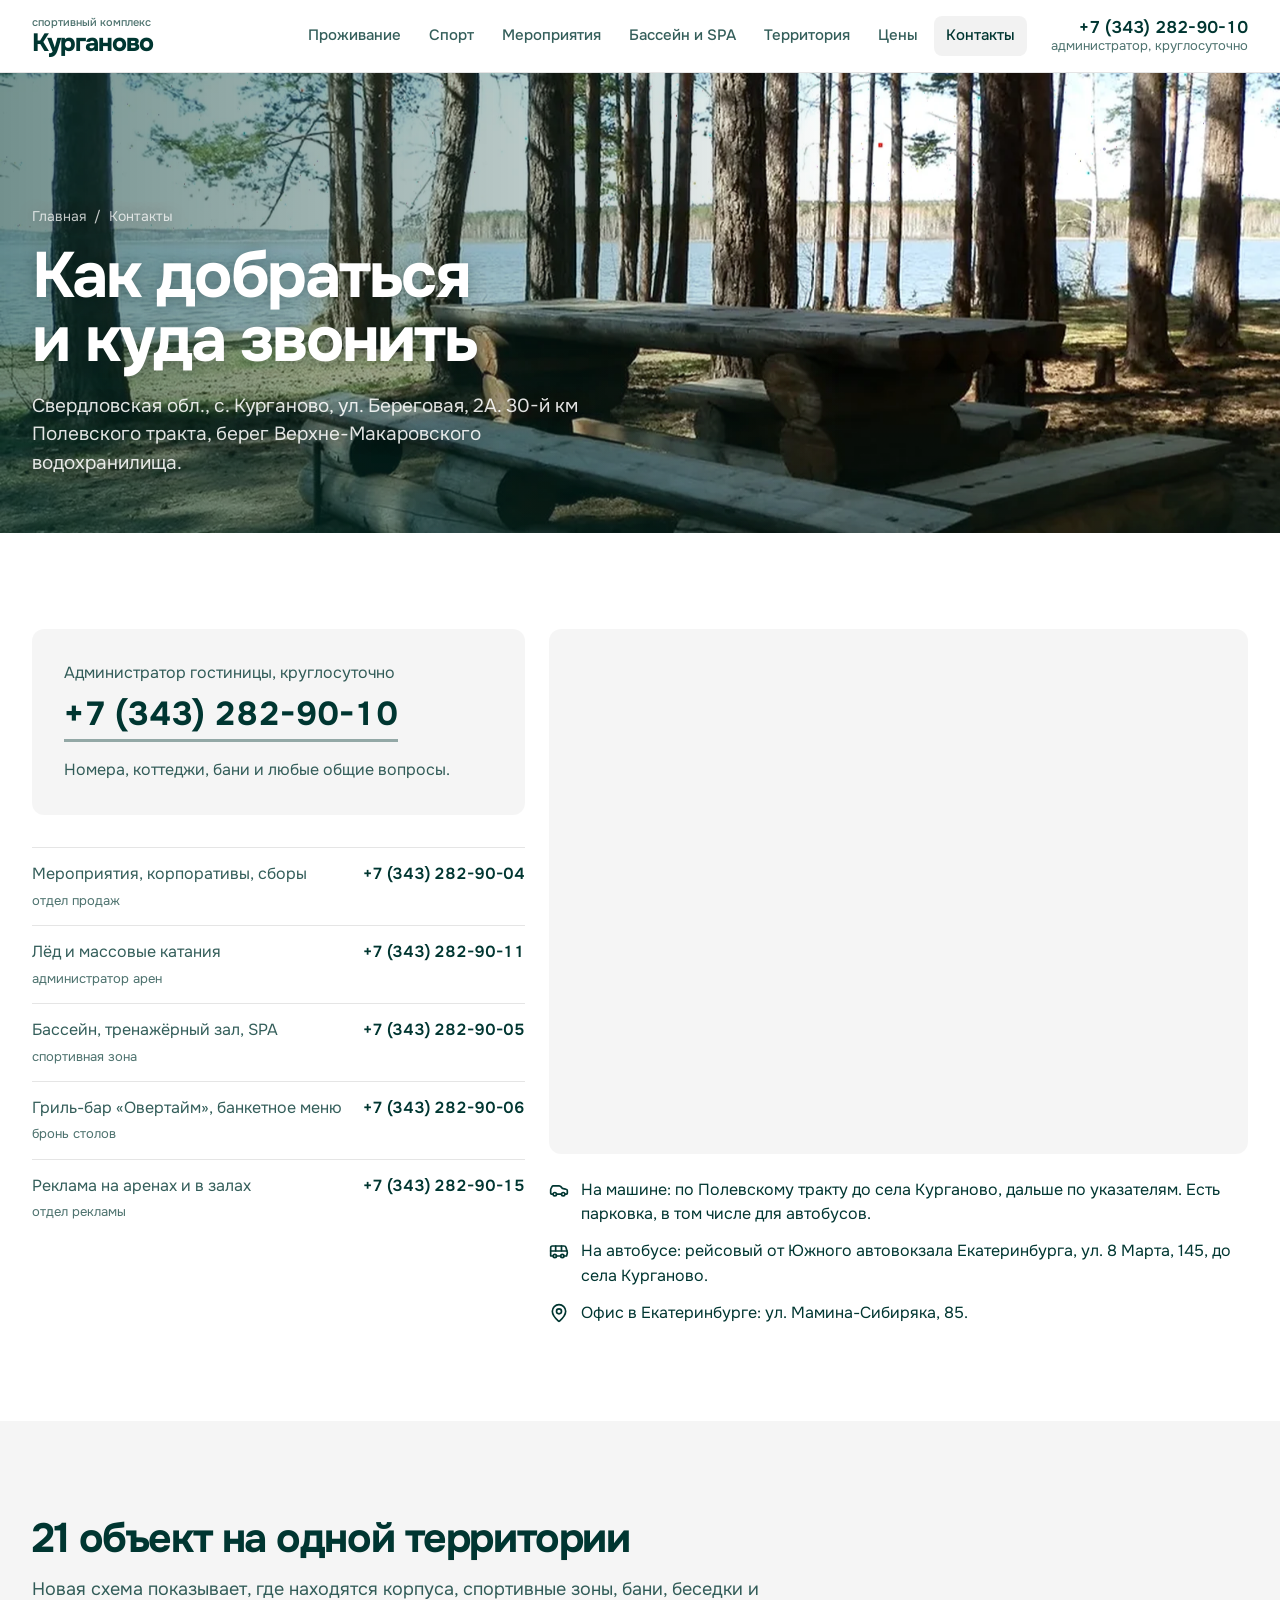
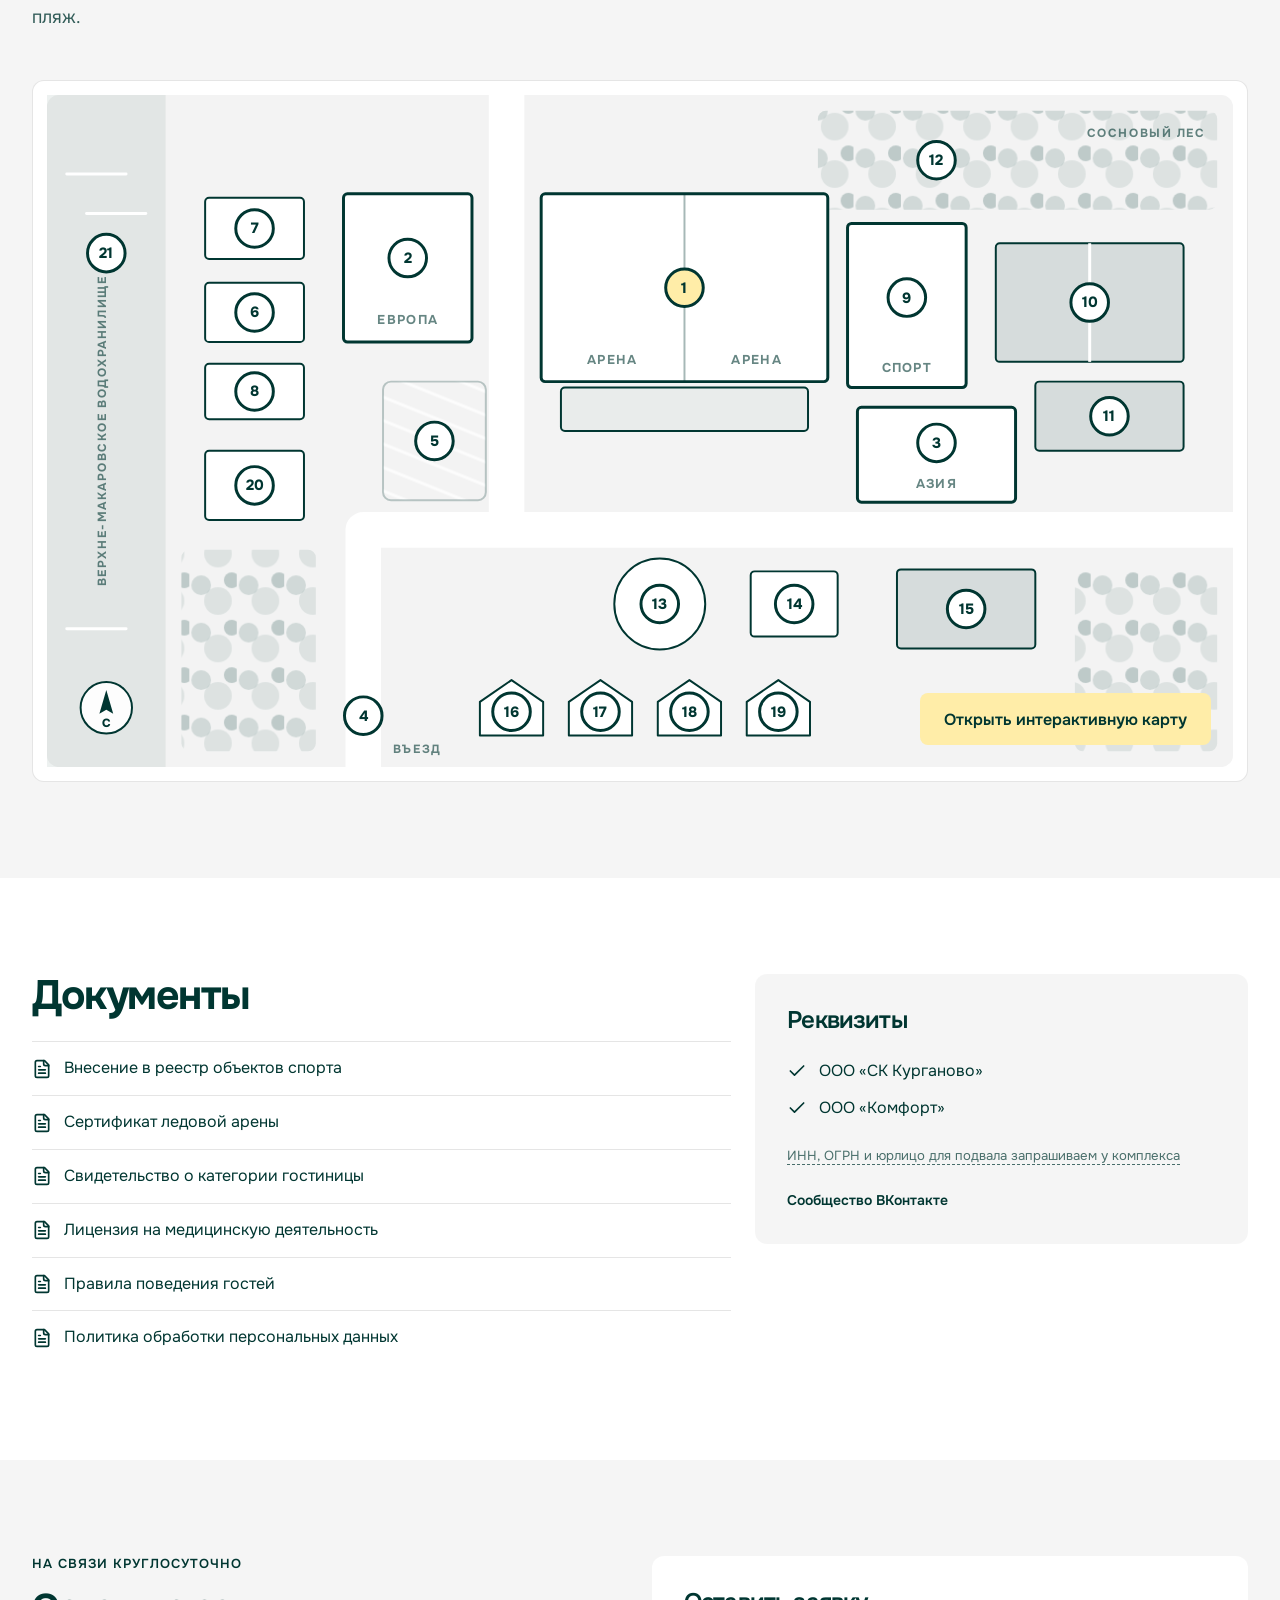
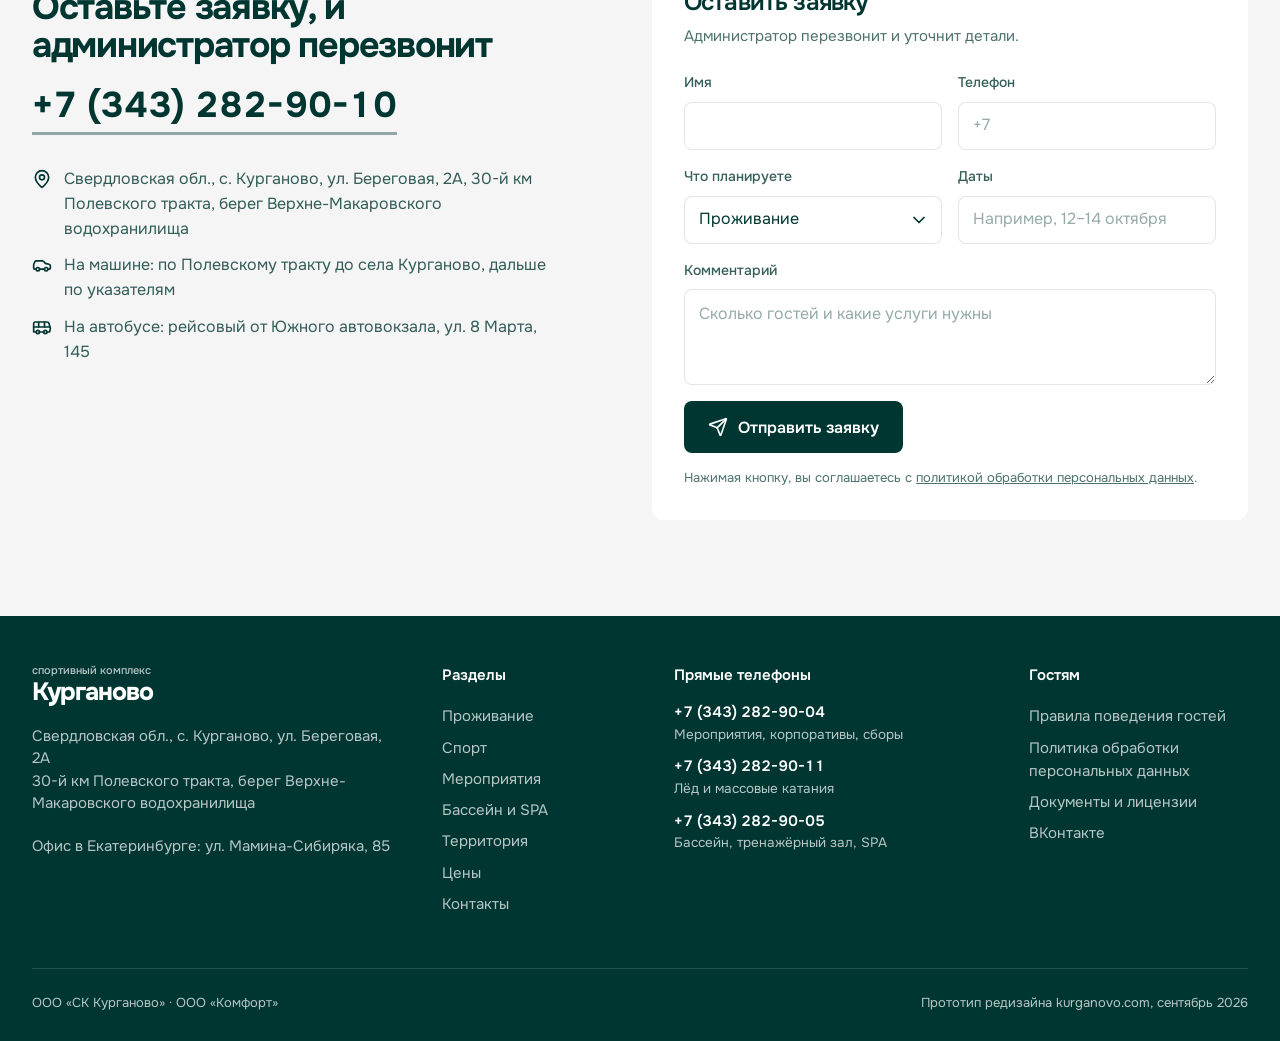
<file: kontakty.html>
<!doctype html>
<html lang="ru">
<head>
<meta charset="utf-8">
<meta name="viewport" content="width=device-width,initial-scale=1">
<title>Контакты и как добраться – Курганово</title>
<meta name="description" content="Свердловская обл., с. Курганово, ул. Береговая, 2А. 30-й км Полевского тракта. Администратор круглосуточно: 282-90-10.">
<meta name="robots" content="noindex">
<meta property="og:type" content="website">
<meta property="og:site_name" content="Курганово">
<meta property="og:url" content="https://halitcan777.github.io/kurganovo-redesign/kontakty.html">
<meta property="og:title" content="Контакты и как добраться – Курганово">
<meta property="og:description" content="Свердловская обл., с. Курганово, ул. Береговая, 2А. 30-й км Полевского тракта. Администратор круглосуточно: 282-90-10.">
<meta property="og:image" content="https://halitcan777.github.io/kurganovo-redesign/assets/img/og.jpg">
<meta name="theme-color" content="#003631">
<link rel="icon" href="data:,">
<link rel="preload" href="assets/fonts/onest-cyrillic.woff2" as="font" type="font/woff2" crossorigin>
<link rel="preload" as="image" href="assets/img/lake.webp" imagesrcset="assets/img/lake-900.webp 900w, assets/img/lake.webp 1672w" imagesizes="100vw" fetchpriority="high">
<link rel="stylesheet" href="assets/site.css?v=mufjwzg5">
<script>document.documentElement.classList.add('js');if(/[?&]still/.test(location.search))document.documentElement.classList.add('still')</script>
</head>
<body>
<div class="progress" aria-hidden="true"></div>
<header class="hdr">
  <div class="wrap hdr-in">
    <a class="wordmark" href="index.html"><small>спортивный комплекс</small><b>Курганово</b></a>
    <nav class="nav" aria-label="Разделы"><a href="prozhivanie.html">Проживание</a><a href="sport.html">Спорт</a><a href="meropriyatiya.html">Мероприятия</a><a href="bassein.html">Бассейн и SPA</a><a href="territoriya.html">Территория</a><a href="ceny.html">Цены</a><a href="kontakty.html" aria-current="page">Контакты</a></nav>
    <a class="hdr-phone" href="tel:+73432829010"><span class="ph-long">+7 (343) 282-90-10</span><span class="ph-short">282-90-10</span><small>администратор, круглосуточно</small></a>
    <button class="burger" type="button" aria-label="Меню" aria-expanded="false" aria-controls="drawer"><svg class="ic i-menu" viewBox="0 0 24 24" aria-hidden="true"><line x1="4" x2="20" y1="12" y2="12" /> <line x1="4" x2="20" y1="6" y2="6" /> <line x1="4" x2="20" y1="18" y2="18" /></svg><svg class="ic i-x" viewBox="0 0 24 24" aria-hidden="true"><path d="M18 6 6 18" /> <path d="m6 6 12 12" /></svg></button>
  </div>
  <nav class="drawer" id="drawer" hidden aria-label="Меню"><a href="prozhivanie.html">Проживание</a><a href="sport.html">Спорт</a><a href="meropriyatiya.html">Мероприятия</a><a href="bassein.html">Бассейн и SPA</a><a href="territoriya.html">Территория</a><a href="ceny.html">Цены</a><a href="kontakty.html" aria-current="page">Контакты</a><a class="btn" href="tel:+73432829010"><svg class="ic" viewBox="0 0 24 24" aria-hidden="true"><path d="M22 16.92v3a2 2 0 0 1-2.18 2 19.79 19.79 0 0 1-8.63-3.07 19.5 19.5 0 0 1-6-6 19.79 19.79 0 0 1-3.07-8.67A2 2 0 0 1 4.11 2h3a2 2 0 0 1 2 1.72 12.84 12.84 0 0 0 .7 2.81 2 2 0 0 1-.45 2.11L8.09 9.91a16 16 0 0 0 6 6l1.27-1.27a2 2 0 0 1 2.11-.45 12.84 12.84 0 0 0 2.81.7A2 2 0 0 1 22 16.92z" /></svg>Позвонить: 282-90-10</a></nav>
</header>
<main>
<section class="phero" style="background-image:url([data-uri])">
  <img src="assets/img/lake.webp" srcset="assets/img/lake-900.webp 900w, assets/img/lake.webp 1672w" sizes="100vw" alt="Берег Верхне-Макаровского водохранилища" class="hero-img" fetchpriority="high">
  <div class="wrap">
    <nav class="crumbs" aria-label="Навигация"><a href="index.html">Главная</a><span>/</span><span>Контакты</span></nav>
    
    <h1>Как добраться и куда звонить</h1>
    <p class="hero-lead">Свердловская обл., с. Курганово, ул. Береговая, 2А. 30-й км Полевского тракта, берег Верхне-Макаровского водохранилища.</p>
    
  </div>
</section>

<section class="sec">
  <div class="wrap g">
    <div class="s5 rv">
      <div class="callcard">
        <p>Администратор гостиницы, круглосуточно</p>
        <a class="cta-phone" href="tel:+73432829010">+7 (343) 282-90-10</a>
        <p style="margin-top:16px">Номера, коттеджи, бани и любые общие вопросы.</p>
        
      </div>
      <ul class="phones"><li><span>Мероприятия, корпоративы, сборы</span><a href="tel:+73432829004">+7 (343) 282-90-04</a><small>отдел продаж</small></li><li><span>Лёд и массовые катания</span><a href="tel:+73432829011">+7 (343) 282-90-11</a><small>администратор арен</small></li><li><span>Бассейн, тренажёрный зал, SPA</span><a href="tel:+73432829005">+7 (343) 282-90-05</a><small>спортивная зона</small></li><li><span>Гриль-бар «Овертайм», банкетное меню</span><a href="tel:+73432829006">+7 (343) 282-90-06</a><small>бронь столов</small></li><li><span>Реклама на аренах и в залах</span><a href="tel:+73432829015">+7 (343) 282-90-15</a><small>отдел рекламы</small></li></ul>
    </div>
    <div class="s7 rv">
      <div class="map"><iframe src="https://yandex.ru/map-widget/v1/org/kurganovo/1104910295/" title="Курганово на Яндекс Картах" loading="lazy" allowfullscreen></iframe></div>
      <ul class="facts">
        <li><svg class="ic" viewBox="0 0 24 24" aria-hidden="true"><path d="M19 17h2c.6 0 1-.4 1-1v-3c0-.9-.7-1.7-1.5-1.9C18.7 10.6 16 10 16 10s-1.3-1.4-2.2-2.3c-.5-.4-1.1-.7-1.8-.7H5c-.6 0-1.1.4-1.4.9l-1.4 2.9A3.7 3.7 0 0 0 2 12v4c0 .6.4 1 1 1h2" /> <circle cx="7" cy="17" r="2" /> <path d="M9 17h6" /> <circle cx="17" cy="17" r="2" /></svg><span>На машине: по Полевскому тракту до села Курганово, дальше по указателям. Есть парковка, в том числе для автобусов.</span></li>
        <li><svg class="ic" viewBox="0 0 24 24" aria-hidden="true"><path d="M8 6v6" /> <path d="M15 6v6" /> <path d="M2 12h19.6" /> <path d="M18 18h3s.5-1.7.8-2.8c.1-.4.2-.8.2-1.2 0-.4-.1-.8-.2-1.2l-1.4-5C20.1 6.8 19.1 6 18 6H4a2 2 0 0 0-2 2v10h3" /> <circle cx="7" cy="18" r="2" /> <path d="M9 18h5" /> <circle cx="16" cy="18" r="2" /></svg><span>На автобусе: рейсовый от Южного автовокзала Екатеринбурга, ул. 8 Марта, 145, до села Курганово.</span></li>
        <li><svg class="ic" viewBox="0 0 24 24" aria-hidden="true"><path d="M20 10c0 4.993-5.539 10.193-7.399 11.799a1 1 0 0 1-1.202 0C9.539 20.193 4 14.993 4 10a8 8 0 0 1 16 0" /> <circle cx="12" cy="10" r="3" /></svg><span>Офис в Екатеринбурге: ул. Мамина-Сибиряка, 85.</span></li>
      </ul>
    </div>
  </div>
</section>

<section class="sec bg2" id="plan">
  <div class="wrap">
    <div class="sec-head rv"><h2>21 объект на одной территории</h2><p>Новая схема показывает, где находятся корпуса, спортивные зоны, бани, беседки и пляж.</p></div>
    <a class="map-preview rv" href="territoriya.html"><svg class="tmap-svg" viewBox="0 0 1200 680" role="img" aria-label="Схема территории спортивного комплекса Курганово">
  <defs><pattern id="trees" width="48" height="48" patternUnits="userSpaceOnUse"><circle cx="12" cy="16" r="10" fill="#003631" fill-opacity=".14"/><circle cx="29" cy="32" r="14" fill="#003631" fill-opacity=".09"/><circle cx="43" cy="11" r="8" fill="#003631" fill-opacity=".22"/></pattern><pattern id="parking" width="22" height="22" patternUnits="userSpaceOnUse" patternTransform="rotate(22)"><path d="M0 2h22" stroke="#fff" stroke-width="3" opacity=".75"/></pattern></defs>
  <rect width="1200" height="680" rx="12" fill="#f3f3f3"/>
  <rect width="120" height="680" fill="#003631" fill-opacity=".07"/><path d="M20 80h60M40 120h60M20 540h60" stroke="#fff" stroke-width="3" stroke-linecap="round"/>
  <rect x="780" y="16" width="404" height="100" rx="8" fill="url(#trees)"/><rect x="1040" y="480" width="144" height="184" rx="8" fill="url(#trees)"/><rect x="136" y="460" width="136" height="204" rx="8" fill="url(#trees)"/>
  <g class="map-roads"><path d="M320 680V440H1200"/><path d="M465 440V0"/></g>
  <rect class="map-parking" x="340" y="290" width="104" height="120" rx="8" fill="url(#parking)"/>
  <g class="map-buildings">
    <rect x="500" y="100" width="290" height="190" rx="4"/><path d="M645 100v190" class="div"/><rect class="admin" x="520" y="296" width="250" height="44" rx="4"/>
    <rect x="300" y="100" width="130" height="150" rx="4"/>
    <rect x="810" y="130" width="120" height="166" rx="4"/>
    <rect x="820" y="316" width="160" height="96" rx="4"/>
    <text x="572" y="272">АРЕНА</text><text x="718" y="272">АРЕНА</text><text x="365" y="232">ЕВРОПА</text><text x="870" y="280">СПОРТ</text><text x="900" y="398">АЗИЯ</text>
  </g>
  <g class="map-fields"><rect x="960" y="150" width="190" height="120" rx="4"/><rect x="1000" y="290" width="150" height="70" rx="4"/><rect x="860" y="480" width="140" height="80" rx="4"/><path d="M1055 150v120"/></g>
  <g class="map-small"><rect x="160" y="104" width="100" height="62" rx="4"/><rect x="160" y="190" width="100" height="60" rx="4"/><rect x="160" y="272" width="100" height="56" rx="4"/><rect x="160" y="360" width="100" height="70" rx="4"/><circle cx="620" cy="515" r="46"/><rect x="712" y="482" width="88" height="66" rx="4"/><path d="M438 648v-34l32-22 32 22v34z"/><path d="M528 648v-34l32-22 32 22v34z"/><path d="M618 648v-34l32-22 32 22v34z"/><path d="M708 648v-34l32-22 32 22v34z"/></g>
  <g class="map-labels" aria-hidden="true"><text x="60" y="340" transform="rotate(-90 60 340)" text-anchor="middle">ВЕРХНЕ-МАКАРОВСКОЕ ВОДОХРАНИЛИЩЕ</text><text x="1172" y="42" text-anchor="end">СОСНОВЫЙ ЛЕС</text><text x="350" y="666">ВЪЕЗД</text></g>
  <g class="map-compass" aria-hidden="true" transform="translate(60 620)"><circle r="26"/><path d="M0-18L7 6 0 2-7 6Z"/><text y="19">С</text></g>
  <path class="map-route" data-map-route d=""/>
  <g class="map-pin active" data-map-pin data-n="1" data-cat="stay sport food family" data-title="Главный корпус" data-meta="Центр комплекса" data-features="Ресепшн|Олимпийская и Канадская арены|Спортбар|Гостиница|Детская комната|Прокат" data-href="sport.html" data-link="Спорт и арены" data-x="645" data-y="195" transform="translate(645 195)"><circle r="19"/><text y="1">1</text></g><g class="map-pin" data-map-pin data-n="2" data-cat="stay sport" data-title="Корпус «Европа»" data-meta="Проживание и фитнес" data-features="Номера разных категорий|Зал фитнеса|Бильярд|Корпус «Европа+»" data-href="prozhivanie.html" data-link="Выбрать номер" data-x="365" data-y="165" transform="translate(365 165)"><circle r="19"/><text y="1">2</text></g><g class="map-pin" data-map-pin data-n="3" data-cat="stay event food" data-title="Корпус «Азия»" data-meta="Проживание и деловые события" data-features="Гостиница|Столовая|Конференц-зал на 60 мест|Конференц-зал на 50 мест" data-href="meropriyatiya.html" data-link="Конференции и события" data-x="900" data-y="352" transform="translate(900 352)"><circle r="19"/><text y="1">3</text></g><g class="map-pin" data-map-pin data-n="4" data-cat="service" data-title="Въезд и охрана" data-meta="Начало маршрута" data-features="Пост охраны|Въезд к парковке|Пеший маршрут по территории" data-href="kontakty.html" data-link="Как добраться" data-x="320" data-y="628" transform="translate(320 628)"><circle r="19"/><text y="1">4</text></g><g class="map-pin" data-map-pin data-n="5" data-cat="service" data-title="Парковка" data-meta="Рядом с главным корпусом" data-features="Легковые автомобили|Места для автобусов|Короткий путь до ресепшн" data-href="kontakty.html" data-link="Адрес и маршрут" data-x="392" data-y="350" transform="translate(392 350)"><circle r="19"/><text y="1">5</text></g><g class="map-pin" data-map-pin data-n="6" data-cat="food event" data-title="Гриль-бар «Овертайм»" data-meta="Еда и банкеты" data-features="Гриль-меню|Зал до 40 гостей|Банкетное обслуживание|Бронь столов" data-href="meropriyatiya.html" data-link="Мероприятия и меню" data-x="210" data-y="220" transform="translate(210 220)"><circle r="19"/><text y="1">6</text></g><g class="map-pin" data-map-pin data-n="7" data-cat="stay family" data-title="Коттеджи" data-meta="Отдых отдельной компанией" data-features="До 15 гостей|10–12 спальных мест|Три спальни|Мини-кухня|Терраса с мангалом" data-href="prozhivanie.html" data-link="Коттеджи и цены" data-x="210" data-y="135" transform="translate(210 135)"><circle r="19"/><text y="1">7</text></g><g class="map-pin" data-map-pin data-n="8" data-cat="event family" data-title="Большая беседка" data-meta="Площадка до 50 гостей" data-features="До 50 гостей|Мебель|Освещение|Крытая площадка" data-href="meropriyatiya.html" data-link="Все площадки" data-x="210" data-y="300" transform="translate(210 300)"><circle r="19"/><text y="1">8</text></g><g class="map-pin" data-map-pin data-n="9" data-cat="sport spa" data-title="Спортивная зона" data-meta="Бассейн, фитнес и SPA" data-features="Бассейн 25 м|Тренажёрный зал|Зал единоборств|Хоккейный тир|Велокласс|SPA-услуги" data-href="bassein.html" data-link="Бассейн и SPA" data-x="870" data-y="205" transform="translate(870 205)"><circle r="19"/><text y="1">9</text></g><g class="map-pin" data-map-pin data-n="10" data-cat="sport" data-title="Футбольное поле" data-meta="Открытая спортивная площадка" data-features="Искусственная трава|Размер 40 × 20 м|Почасовая аренда" data-href="sport.html" data-link="Спортивные площадки" data-x="1055" data-y="210" transform="translate(1055 210)"><circle r="19"/><text y="1">10</text></g><g class="map-pin" data-map-pin data-n="11" data-cat="sport" data-title="Волейбольная площадка" data-meta="Открытая спортивная площадка" data-features="Размер 18 × 9 м|Искусственное покрытие|Почасовая аренда" data-href="sport.html" data-link="Спортивные площадки" data-x="1075" data-y="325" transform="translate(1075 325)"><circle r="19"/><text y="1">11</text></g><g class="map-pin" data-map-pin data-n="12" data-cat="sport event" data-title="Пейнтбол и лазертаг" data-meta="Лесная игровая зона" data-features="Пейнтбол|Лазертаг|Командные сценарии|Лесная площадка" data-href="meropriyatiya.html" data-link="Программы для команд" data-x="900" data-y="66" transform="translate(900 66)"><circle r="19"/><text y="1">12</text></g><g class="map-pin" data-map-pin data-n="13" data-cat="event food" data-title="Шатёр" data-meta="Площадка до 100 гостей" data-features="До 100 гостей|Мебель|Бетонный пол|Банкетное обслуживание" data-href="meropriyatiya.html" data-link="Шатёр и другие площадки" data-x="620" data-y="515" transform="translate(620 515)"><circle r="19"/><text y="1">13</text></g><g class="map-pin" data-map-pin data-n="14" data-cat="family" data-title="Детский городок" data-meta="Игровая зона на улице" data-features="Горки|Игровые элементы|Уличная зона" data-href="meropriyatiya.html" data-link="Детские праздники" data-x="756" data-y="515" transform="translate(756 515)"><circle r="19"/><text y="1">14</text></g><g class="map-pin" data-map-pin data-n="15" data-cat="sport" data-title="Стритбол" data-meta="Открытая спортивная площадка" data-features="Площадка 30 × 30 м|Асфальтовое покрытие|Почасовая аренда" data-href="sport.html" data-link="Спортивные площадки" data-x="930" data-y="520" transform="translate(930 520)"><circle r="19"/><text y="1">15</text></g><g class="map-pin" data-map-pin data-n="16" data-cat="event family" data-title="Беседка №2" data-meta="Отдых у воды" data-features="До 10 гостей|Мангал|Освещение|Рядом с берегом" data-href="meropriyatiya.html" data-link="Беседки и цены" data-x="470" data-y="624" transform="translate(470 624)"><circle r="19"/><text y="1">16</text></g><g class="map-pin" data-map-pin data-n="17" data-cat="event family" data-title="Беседка №3" data-meta="Отдых у воды" data-features="До 10 гостей|Мангал|Освещение|Рядом с берегом" data-href="meropriyatiya.html" data-link="Беседки и цены" data-x="560" data-y="624" transform="translate(560 624)"><circle r="19"/><text y="1">17</text></g><g class="map-pin" data-map-pin data-n="18" data-cat="event family" data-title="Беседка №4" data-meta="Отдых у воды" data-features="До 10 гостей|Мангал|Освещение|Рядом с берегом" data-href="meropriyatiya.html" data-link="Беседки и цены" data-x="650" data-y="624" transform="translate(650 624)"><circle r="19"/><text y="1">18</text></g><g class="map-pin" data-map-pin data-n="19" data-cat="event family" data-title="Беседка №5" data-meta="Отдых у воды" data-features="До 10 гостей|Мангал|Освещение|Рядом с берегом" data-href="meropriyatiya.html" data-link="Беседки и цены" data-x="740" data-y="624" transform="translate(740 624)"><circle r="19"/><text y="1">19</text></g><g class="map-pin" data-map-pin data-n="20" data-cat="spa stay family" data-title="Бани" data-meta="Три отдельных дома" data-features="«Деревенька»|«Охотничья»|«Легенды хоккея»|Парные и зоны отдыха" data-href="prozhivanie.html" data-link="Бани и цены" data-x="210" data-y="395" transform="translate(210 395)"><circle r="19"/><text y="1">20</text></g><g class="map-pin" data-map-pin data-n="21" data-cat="family event" data-title="Пляж" data-meta="Берег водохранилища" data-features="Береговая зона|Вид на водохранилище|Рядом с лесом" data-href="meropriyatiya.html" data-link="Площадки у воды" data-x="60" data-y="160" transform="translate(60 160)"><circle r="19"/><text y="1">21</text></g>
</svg><span class="btn btn-accent">Открыть интерактивную карту</span></a>
  </div>
</section>

<section class="sec" id="dokumenty">
  <div class="wrap g">
    <div class="s7 rv">
      <h2 style="margin-bottom:24px">Документы</h2>
      <ul class="docs"><li><a href="https://www.kurganovo.com/content/docs/documentation/Sertifikati_i_lizenzii/1_Vnesenie_v_reestr_obektoov_sporta.pdf" target="_blank" rel="noopener"><svg class="ic" viewBox="0 0 24 24" aria-hidden="true"><path d="M15 2H6a2 2 0 0 0-2 2v16a2 2 0 0 0 2 2h12a2 2 0 0 0 2-2V7Z" /> <path d="M14 2v4a2 2 0 0 0 2 2h4" /> <path d="M10 9H8" /> <path d="M16 13H8" /> <path d="M16 17H8" /></svg><span>Внесение в реестр объектов спорта</span></a></li><li><a href="https://www.kurganovo.com/content/docs/documentation/Sertifikati_i_lizenzii/3_Sertifikat_ledovoy_areni.pdf" target="_blank" rel="noopener"><svg class="ic" viewBox="0 0 24 24" aria-hidden="true"><path d="M15 2H6a2 2 0 0 0-2 2v16a2 2 0 0 0 2 2h12a2 2 0 0 0 2-2V7Z" /> <path d="M14 2v4a2 2 0 0 0 2 2h4" /> <path d="M10 9H8" /> <path d="M16 13H8" /> <path d="M16 17H8" /></svg><span>Сертификат ледовой арены</span></a></li><li><a href="https://www.kurganovo.com/content/docs/documentation/Sertifikati_i_lizenzii/5_Svidetelstvo_o_kategorirovanii_gostinizi.pdf" target="_blank" rel="noopener"><svg class="ic" viewBox="0 0 24 24" aria-hidden="true"><path d="M15 2H6a2 2 0 0 0-2 2v16a2 2 0 0 0 2 2h12a2 2 0 0 0 2-2V7Z" /> <path d="M14 2v4a2 2 0 0 0 2 2h4" /> <path d="M10 9H8" /> <path d="M16 13H8" /> <path d="M16 17H8" /></svg><span>Свидетельство о категории гостиницы</span></a></li><li><a href="https://www.kurganovo.com/content/docs/documentation/Sertifikati_i_lizenzii/4_Lizenziya_na_medizinskuyu_deyatelnost.pdf" target="_blank" rel="noopener"><svg class="ic" viewBox="0 0 24 24" aria-hidden="true"><path d="M15 2H6a2 2 0 0 0-2 2v16a2 2 0 0 0 2 2h12a2 2 0 0 0 2-2V7Z" /> <path d="M14 2v4a2 2 0 0 0 2 2h4" /> <path d="M10 9H8" /> <path d="M16 13H8" /> <path d="M16 17H8" /></svg><span>Лицензия на медицинскую деятельность</span></a></li><li><a href="https://www.kurganovo.com/content/docs/documentation/Informaziya_dlya_posetiteley/Pravila_povedeniya_gostey.pdf" target="_blank" rel="noopener"><svg class="ic" viewBox="0 0 24 24" aria-hidden="true"><path d="M15 2H6a2 2 0 0 0-2 2v16a2 2 0 0 0 2 2h12a2 2 0 0 0 2-2V7Z" /> <path d="M14 2v4a2 2 0 0 0 2 2h4" /> <path d="M10 9H8" /> <path d="M16 13H8" /> <path d="M16 17H8" /></svg><span>Правила поведения гостей</span></a></li><li><a href="https://www.kurganovo.com/content/docs/documentation/Politika_personalnih_dannih/Politika_obrabotki_personalnih_dannih.pdf" target="_blank" rel="noopener"><svg class="ic" viewBox="0 0 24 24" aria-hidden="true"><path d="M15 2H6a2 2 0 0 0-2 2v16a2 2 0 0 0 2 2h12a2 2 0 0 0 2-2V7Z" /> <path d="M14 2v4a2 2 0 0 0 2 2h4" /> <path d="M10 9H8" /> <path d="M16 13H8" /> <path d="M16 17H8" /></svg><span>Политика обработки персональных данных</span></a></li></ul>
    </div>
    <div class="s5 rv">
      <div class="infocard">
        <h3>Реквизиты</h3>
        <ul class="facts"><li><svg class="ic" viewBox="0 0 24 24" aria-hidden="true"><path d="M20 6 9 17l-5-5" /></svg><span>ООО «СК Курганово»</span></li><li><svg class="ic" viewBox="0 0 24 24" aria-hidden="true"><path d="M20 6 9 17l-5-5" /></svg><span>ООО «Комфорт»</span></li></ul>
        <p class="note"><span class="todo">ИНН, ОГРН и юрлицо для подвала запрашиваем у комплекса</span></p>
        <p class="note"><a class="link" href="https://vk.com/kurganovosk" target="_blank" rel="noopener">Сообщество ВКонтакте</a></p>
      </div>
    </div>
  </div>
</section>

<section class="sec cta" id="zayavka">
  <div class="wrap g">
    <div class="s6 rv">
      <p class="kicker">На связи круглосуточно</p>
      <h2>Оставьте заявку, и администратор перезвонит</h2>
      <a class="cta-phone" href="tel:+73432829010">+7 (343) 282-90-10</a>
      
      <ul class="cta-list">
        <li><svg class="ic" viewBox="0 0 24 24" aria-hidden="true"><path d="M20 10c0 4.993-5.539 10.193-7.399 11.799a1 1 0 0 1-1.202 0C9.539 20.193 4 14.993 4 10a8 8 0 0 1 16 0" /> <circle cx="12" cy="10" r="3" /></svg><span>Свердловская обл., с. Курганово, ул. Береговая, 2А, 30-й км Полевского тракта, берег Верхне-Макаровского водохранилища</span></li>
        <li><svg class="ic" viewBox="0 0 24 24" aria-hidden="true"><path d="M19 17h2c.6 0 1-.4 1-1v-3c0-.9-.7-1.7-1.5-1.9C18.7 10.6 16 10 16 10s-1.3-1.4-2.2-2.3c-.5-.4-1.1-.7-1.8-.7H5c-.6 0-1.1.4-1.4.9l-1.4 2.9A3.7 3.7 0 0 0 2 12v4c0 .6.4 1 1 1h2" /> <circle cx="7" cy="17" r="2" /> <path d="M9 17h6" /> <circle cx="17" cy="17" r="2" /></svg><span>На машине: по Полевскому тракту до села Курганово, дальше по указателям</span></li>
        <li><svg class="ic" viewBox="0 0 24 24" aria-hidden="true"><path d="M8 6v6" /> <path d="M15 6v6" /> <path d="M2 12h19.6" /> <path d="M18 18h3s.5-1.7.8-2.8c.1-.4.2-.8.2-1.2 0-.4-.1-.8-.2-1.2l-1.4-5C20.1 6.8 19.1 6 18 6H4a2 2 0 0 0-2 2v10h3" /> <circle cx="7" cy="18" r="2" /> <path d="M9 18h5" /> <circle cx="16" cy="18" r="2" /></svg><span>На автобусе: рейсовый от Южного автовокзала, ул. 8 Марта, 145</span></li>
      </ul>
    </div>
    <div class="s6 rv"><form class="form" data-demo novalidate>
  <h3>Оставить заявку</h3>
  <p class="form-sub">Администратор перезвонит и уточнит детали.</p>
  <div class="row2"><label>Имя<input name="name" autocomplete="name"></label><label>Телефон<input name="phone" type="tel" autocomplete="tel" inputmode="tel" placeholder="+7"></label></div>
  <div class="row2"><label>Что планируете<select name="topic"><option>Проживание</option><option>Спорт и сборы</option><option>Мероприятие</option><option>Бассейн и фитнес</option><option>Другое</option></select></label><label>Даты<input name="date" placeholder="Например, 12–14 октября" autocomplete="off"></label></div>
  <label>Комментарий<textarea name="msg" placeholder="Сколько гостей и какие услуги нужны"></textarea></label>
  <button class="btn" type="submit"><svg class="ic" viewBox="0 0 24 24" aria-hidden="true"><path d="M14.536 21.686a.5.5 0 0 0 .937-.024l6.5-19a.496.496 0 0 0-.635-.635l-19 6.5a.5.5 0 0 0-.024.937l7.93 3.18a2 2 0 0 1 1.112 1.11z" /> <path d="m21.854 2.147-10.94 10.939" /></svg>Отправить заявку</button>
  <p class="consent">Нажимая кнопку, вы соглашаетесь с <a href="https://www.kurganovo.com/content/docs/documentation/Politika_personalnih_dannih/Politika_obrabotki_personalnih_dannih.pdf" target="_blank" rel="noopener">политикой обработки персональных данных</a>.</p>
</form></div>
  </div>
</section>
</main>
<footer class="ftr">
  <div class="wrap">
    <div class="ftr-main">
      <div><a class="wordmark" href="index.html"><small>спортивный комплекс</small><b>Курганово</b></a><p class="ftr-addr">Свердловская обл., с. Курганово, ул. Береговая, 2А<br>30-й км Полевского тракта, берег Верхне-Макаровского водохранилища</p><p class="ftr-addr">Офис в Екатеринбурге: ул. Мамина-Сибиряка, 85</p></div>
      <nav class="ftr-col" aria-label="Разделы сайта"><b>Разделы</b><a href="prozhivanie.html">Проживание</a><a href="sport.html">Спорт</a><a href="meropriyatiya.html">Мероприятия</a><a href="bassein.html">Бассейн и SPA</a><a href="territoriya.html">Территория</a><a href="ceny.html">Цены</a><a href="kontakty.html">Контакты</a></nav>
      <div><b>Прямые телефоны</b><div class="ftr-ph"><div><a href="tel:+73432829004">+7 (343) 282-90-04</a><span>Мероприятия, корпоративы, сборы</span></div><div><a href="tel:+73432829011">+7 (343) 282-90-11</a><span>Лёд и массовые катания</span></div><div><a href="tel:+73432829005">+7 (343) 282-90-05</a><span>Бассейн, тренажёрный зал, SPA</span></div></div></div>
      <div class="ftr-col"><b>Гостям</b><a href="https://www.kurganovo.com/content/docs/documentation/Informaziya_dlya_posetiteley/Pravila_povedeniya_gostey.pdf" target="_blank" rel="noopener">Правила поведения гостей</a><a href="https://www.kurganovo.com/content/docs/documentation/Politika_personalnih_dannih/Politika_obrabotki_personalnih_dannih.pdf" target="_blank" rel="noopener">Политика обработки персональных данных</a><a href="kontakty.html#dokumenty">Документы и лицензии</a><a href="https://vk.com/kurganovosk" target="_blank" rel="noopener">ВКонтакте</a></div>
    </div>
    <div class="ftr-bot"><span>ООО «СК Курганово» · ООО «Комфорт»</span><span>Прототип редизайна kurganovo.com, сентябрь 2026</span></div>
  </div>
</footer>
<div class="toast" role="status" aria-live="polite"></div>
<script src="assets/app.js?v=mufjwzg5" defer></script>
</body>
</html>
</file>
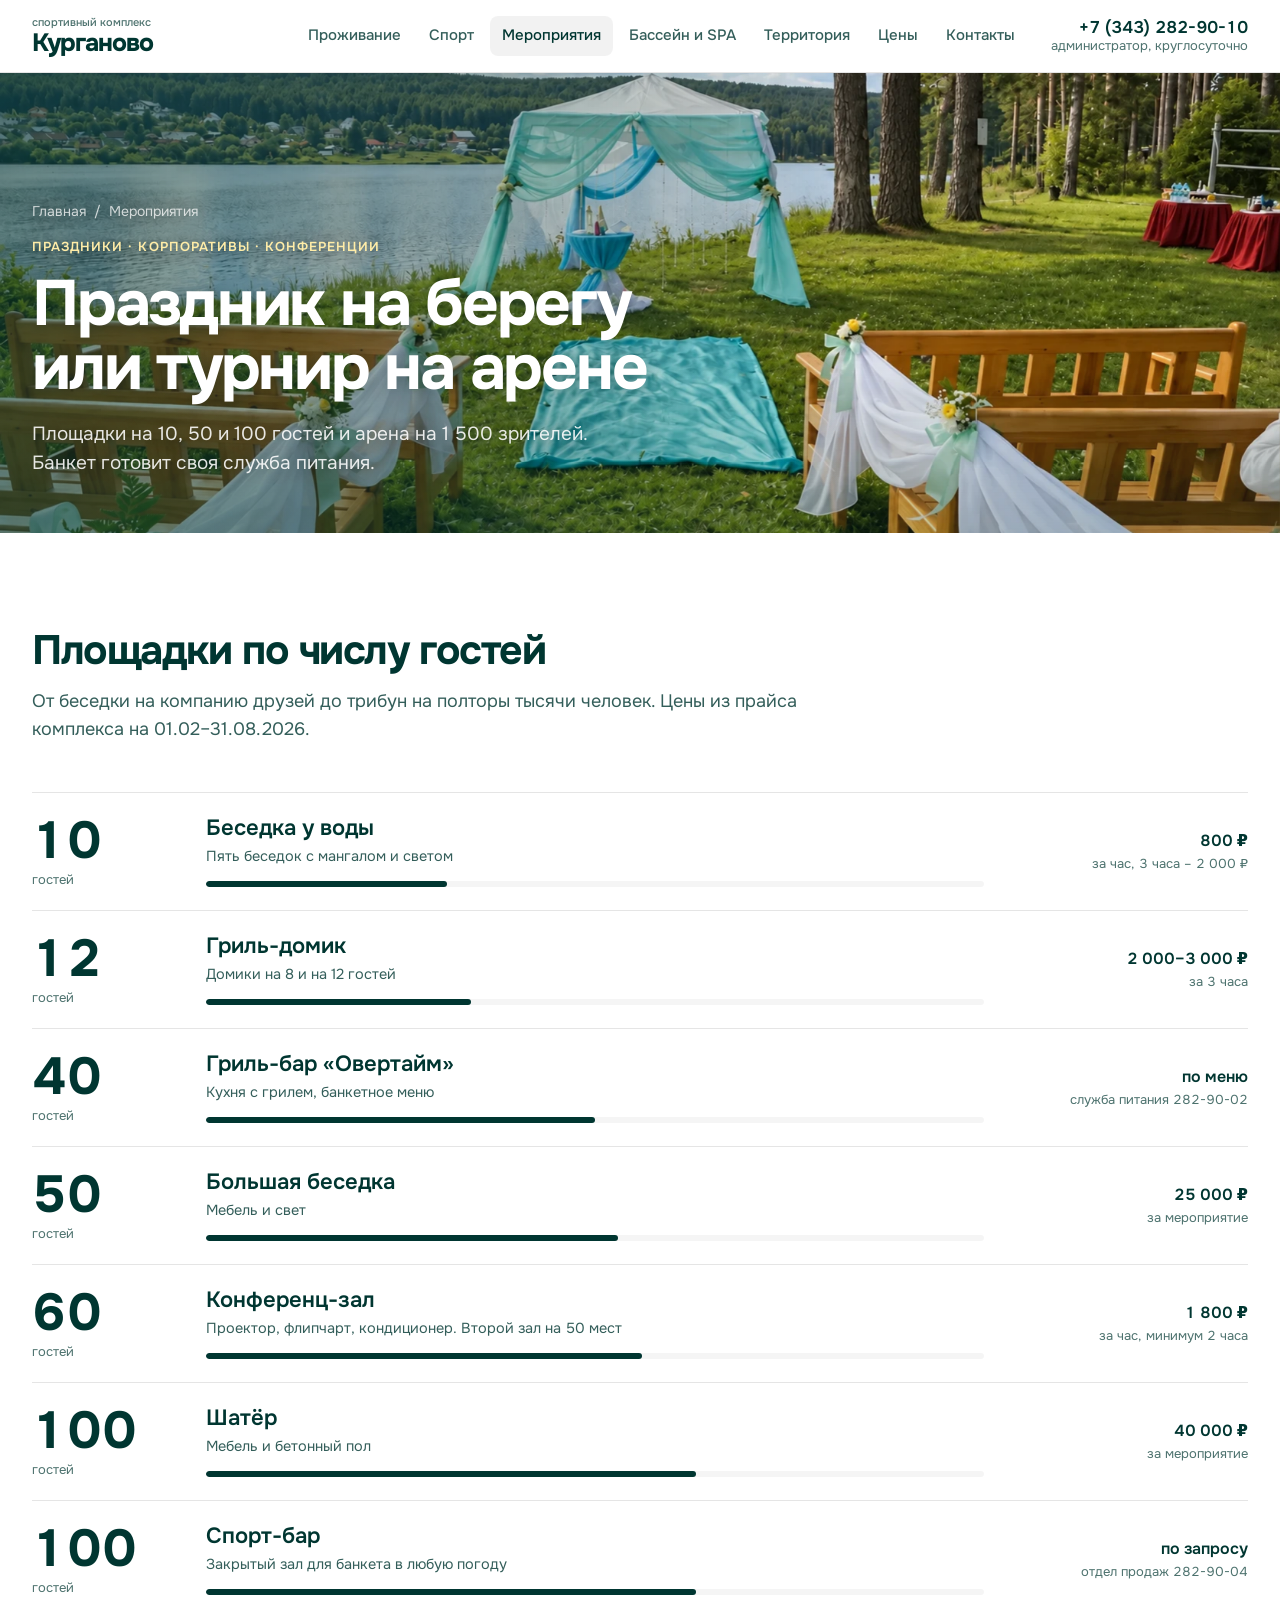
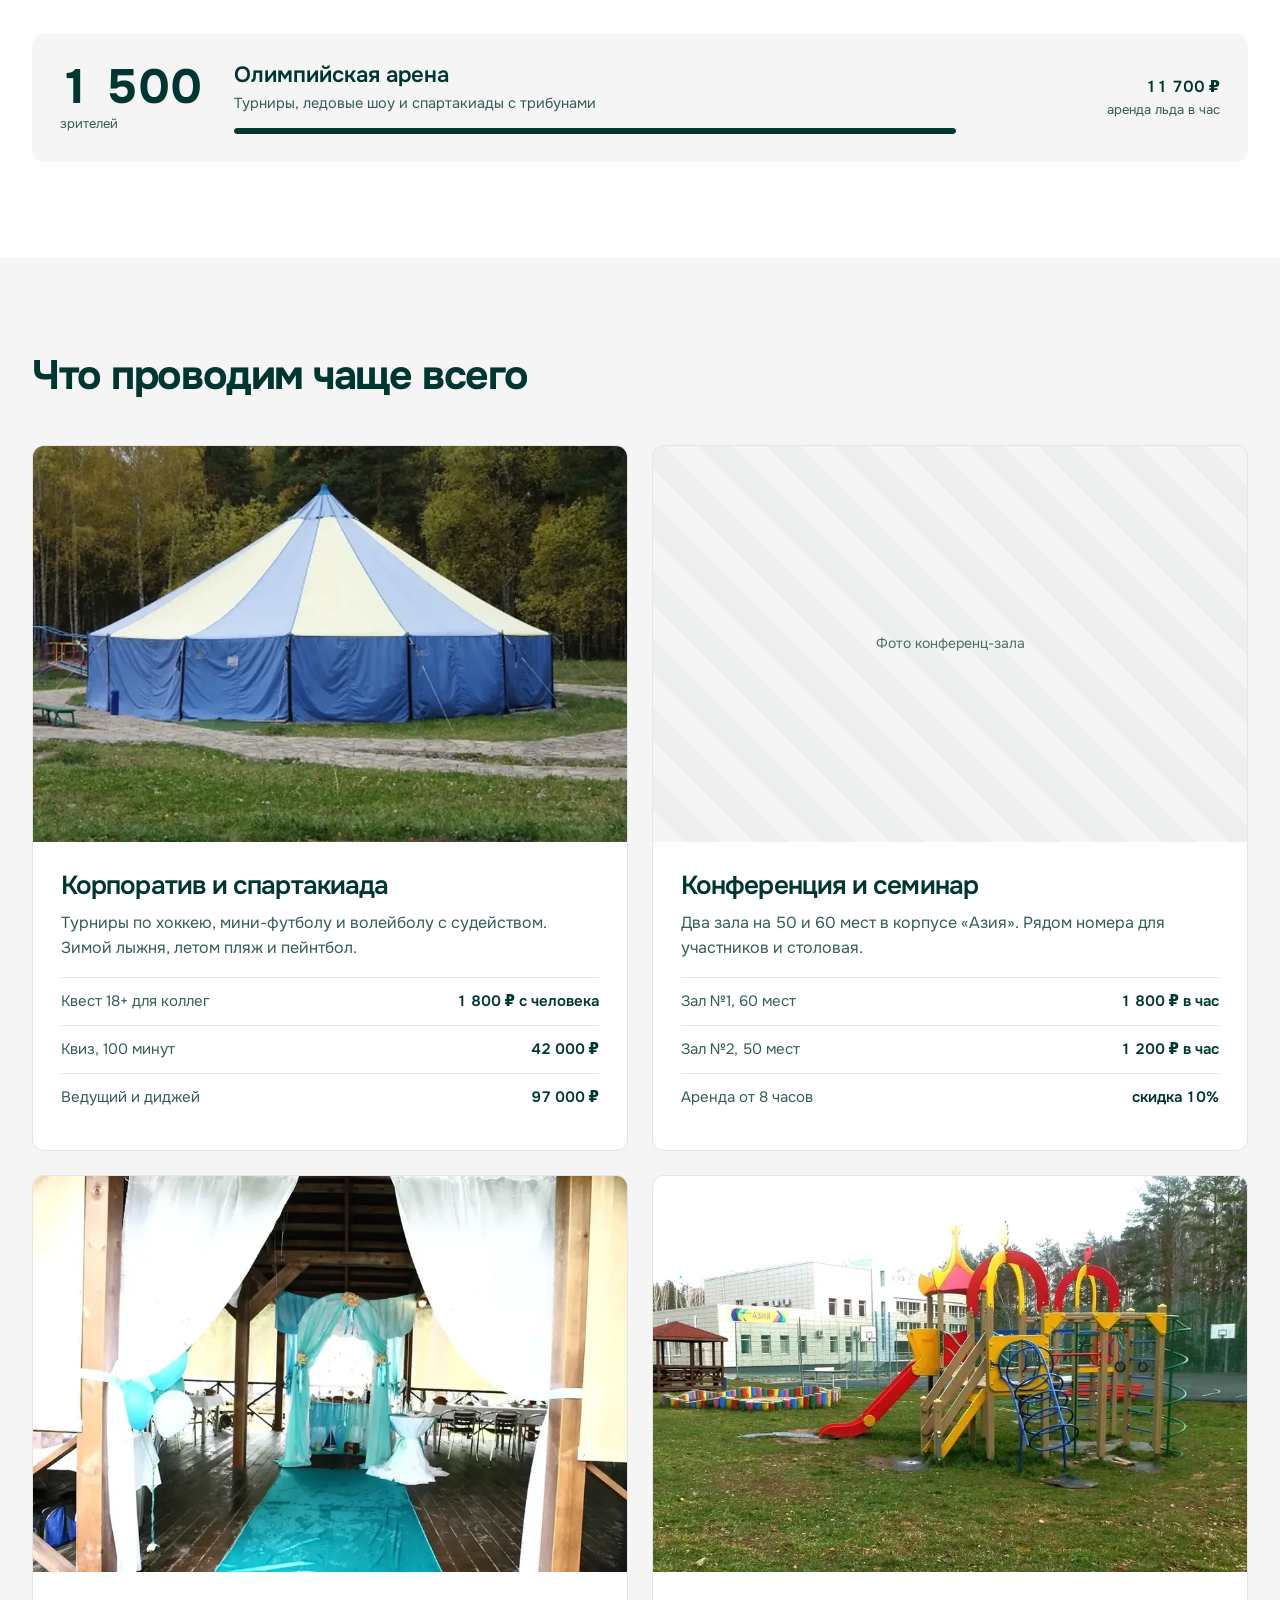
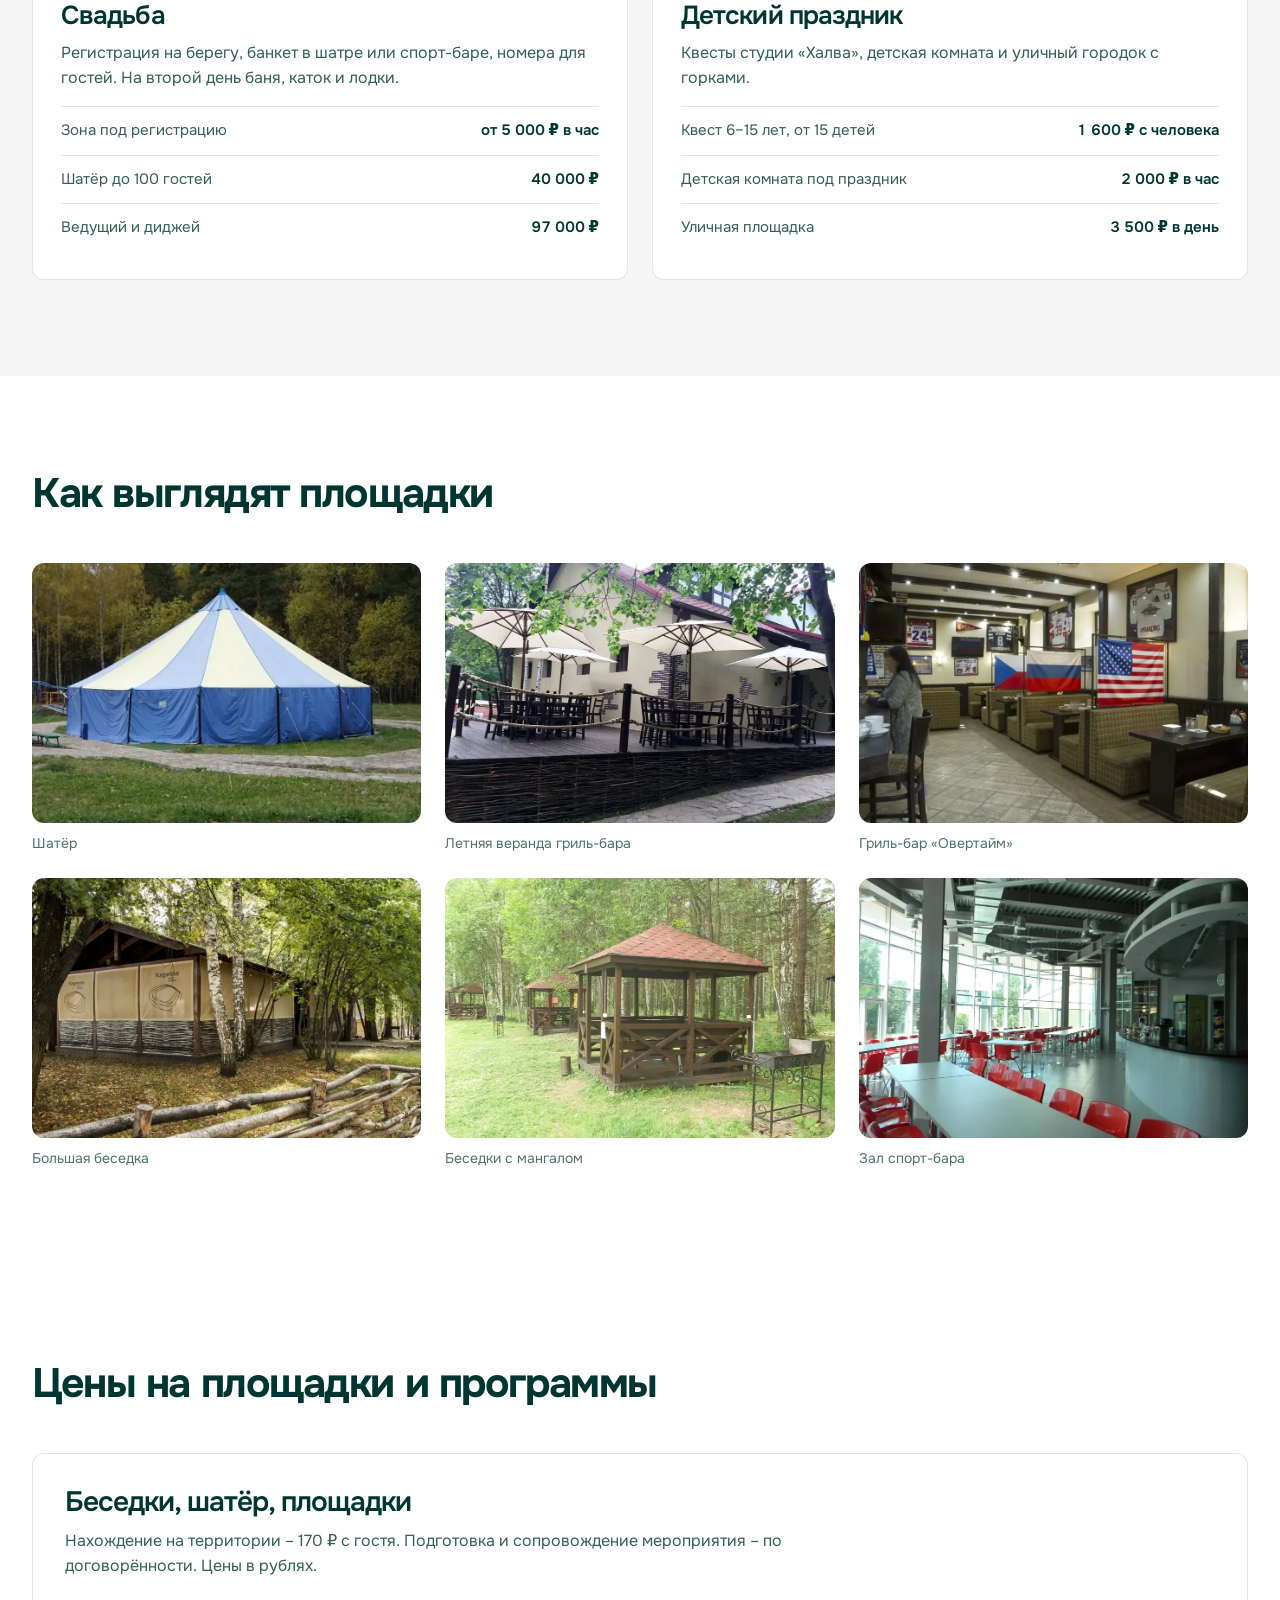
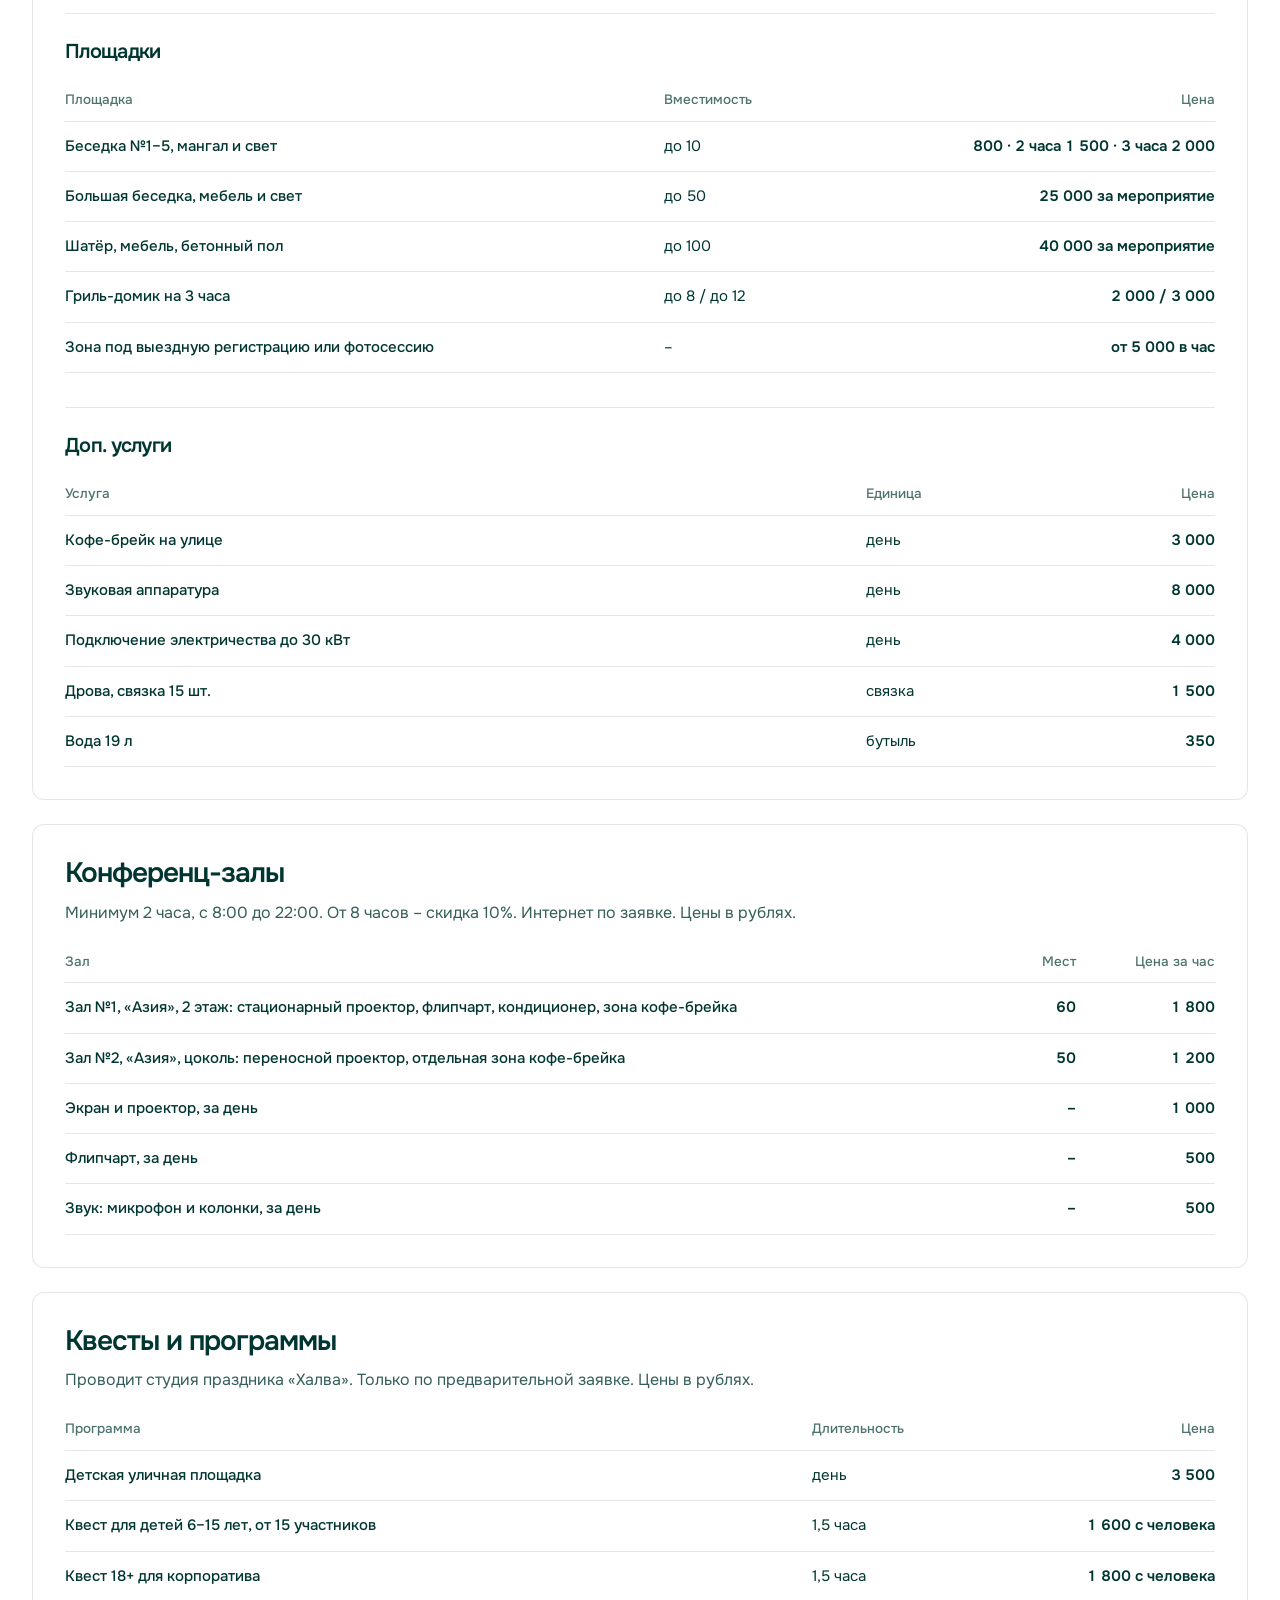
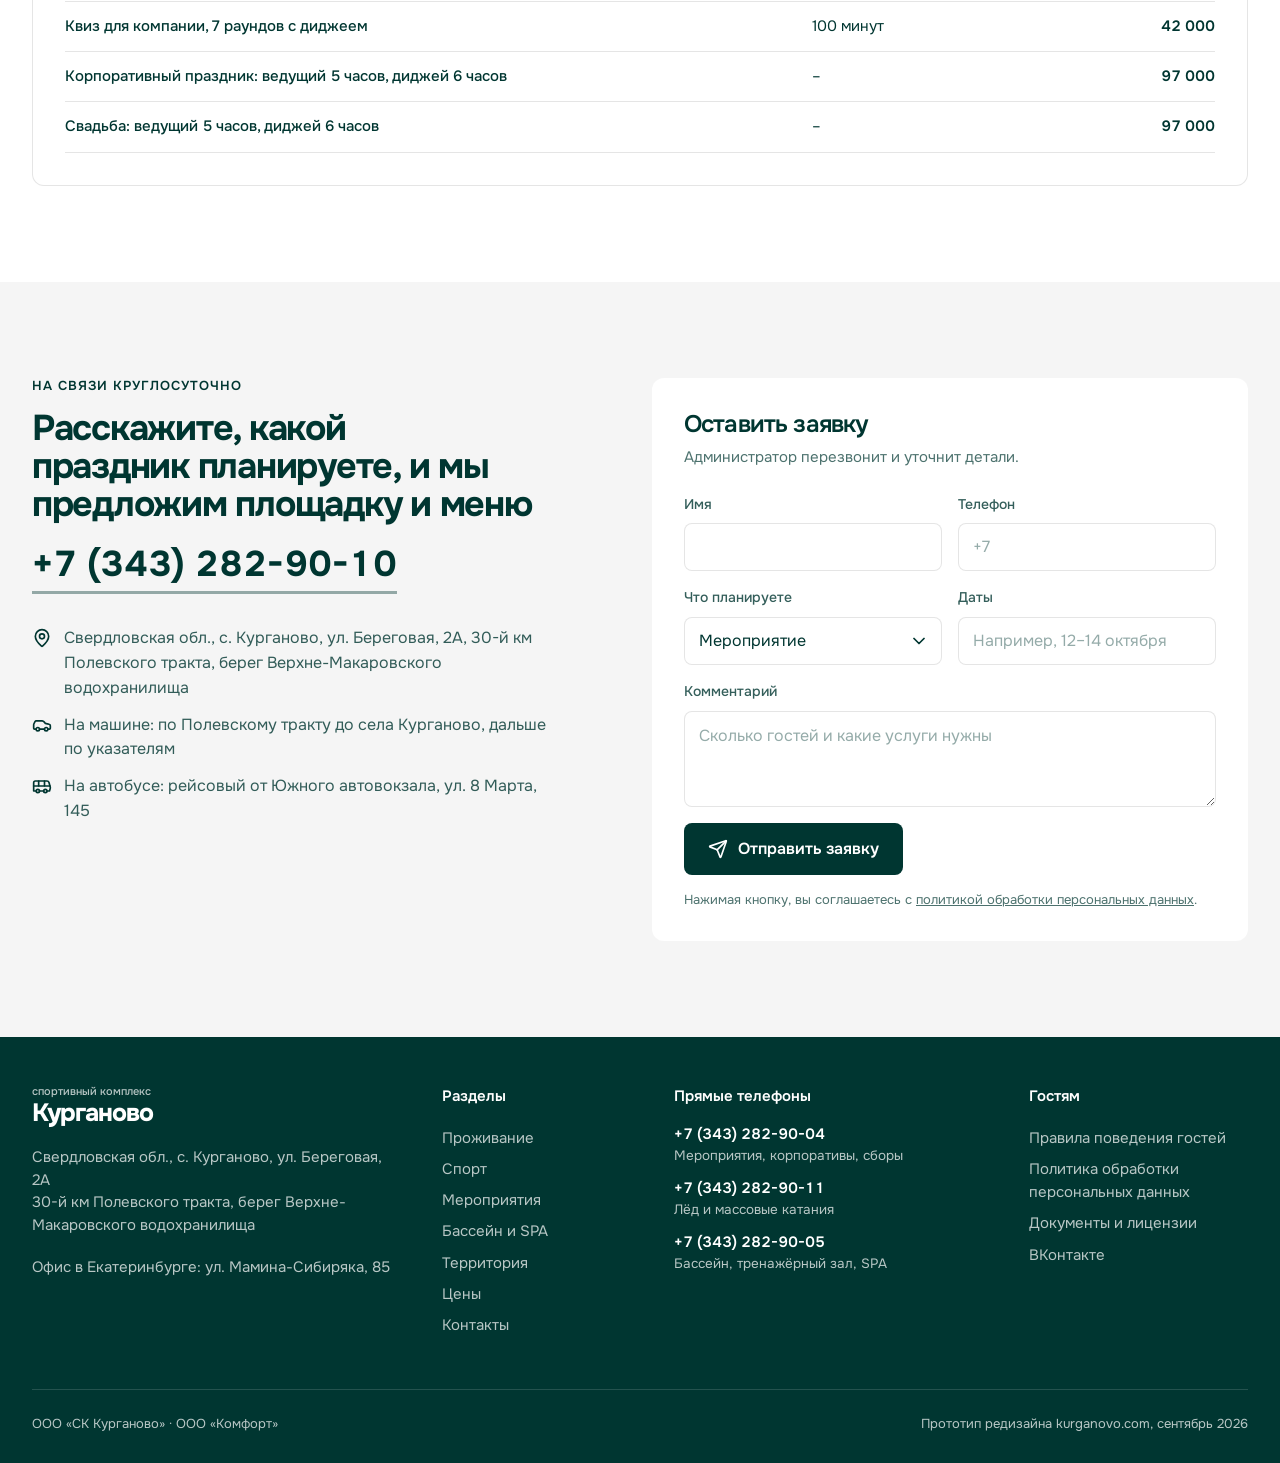
<file: meropriyatiya.html>
<!doctype html>
<html lang="ru">
<head>
<meta charset="utf-8">
<meta name="viewport" content="width=device-width,initial-scale=1">
<title>Мероприятия: корпоративы, свадьбы, конференции – Курганово</title>
<meta name="description" content="Площадки на 10, 50 и 100 гостей, конференц-залы и арена на 1 500 зрителей. Регистрация на берегу водохранилища.">
<meta name="robots" content="noindex">
<meta property="og:type" content="website">
<meta property="og:site_name" content="Курганово">
<meta property="og:url" content="https://halitcan777.github.io/kurganovo-redesign/meropriyatiya.html">
<meta property="og:title" content="Мероприятия: корпоративы, свадьбы, конференции – Курганово">
<meta property="og:description" content="Площадки на 10, 50 и 100 гостей, конференц-залы и арена на 1 500 зрителей. Регистрация на берегу водохранилища.">
<meta property="og:image" content="https://halitcan777.github.io/kurganovo-redesign/assets/img/og.jpg">
<meta name="theme-color" content="#003631">
<link rel="icon" href="data:,">
<link rel="preload" href="assets/fonts/onest-cyrillic.woff2" as="font" type="font/woff2" crossorigin>
<link rel="preload" as="image" href="assets/img/wedding-hero-v3.webp" imagesrcset="assets/img/wedding-hero-v3-900.webp 900w, assets/img/wedding-hero-v3.webp 1672w" imagesizes="100vw" fetchpriority="high">
<link rel="stylesheet" href="assets/site.css?v=mufjwzg5">
<script>document.documentElement.classList.add('js');if(/[?&]still/.test(location.search))document.documentElement.classList.add('still')</script>
</head>
<body>
<div class="progress" aria-hidden="true"></div>
<header class="hdr">
  <div class="wrap hdr-in">
    <a class="wordmark" href="index.html"><small>спортивный комплекс</small><b>Курганово</b></a>
    <nav class="nav" aria-label="Разделы"><a href="prozhivanie.html">Проживание</a><a href="sport.html">Спорт</a><a href="meropriyatiya.html" aria-current="page">Мероприятия</a><a href="bassein.html">Бассейн и SPA</a><a href="territoriya.html">Территория</a><a href="ceny.html">Цены</a><a href="kontakty.html">Контакты</a></nav>
    <a class="hdr-phone" href="tel:+73432829010"><span class="ph-long">+7 (343) 282-90-10</span><span class="ph-short">282-90-10</span><small>администратор, круглосуточно</small></a>
    <button class="burger" type="button" aria-label="Меню" aria-expanded="false" aria-controls="drawer"><svg class="ic i-menu" viewBox="0 0 24 24" aria-hidden="true"><line x1="4" x2="20" y1="12" y2="12" /> <line x1="4" x2="20" y1="6" y2="6" /> <line x1="4" x2="20" y1="18" y2="18" /></svg><svg class="ic i-x" viewBox="0 0 24 24" aria-hidden="true"><path d="M18 6 6 18" /> <path d="m6 6 12 12" /></svg></button>
  </div>
  <nav class="drawer" id="drawer" hidden aria-label="Меню"><a href="prozhivanie.html">Проживание</a><a href="sport.html">Спорт</a><a href="meropriyatiya.html" aria-current="page">Мероприятия</a><a href="bassein.html">Бассейн и SPA</a><a href="territoriya.html">Территория</a><a href="ceny.html">Цены</a><a href="kontakty.html">Контакты</a><a class="btn" href="tel:+73432829010"><svg class="ic" viewBox="0 0 24 24" aria-hidden="true"><path d="M22 16.92v3a2 2 0 0 1-2.18 2 19.79 19.79 0 0 1-8.63-3.07 19.5 19.5 0 0 1-6-6 19.79 19.79 0 0 1-3.07-8.67A2 2 0 0 1 4.11 2h3a2 2 0 0 1 2 1.72 12.84 12.84 0 0 0 .7 2.81 2 2 0 0 1-.45 2.11L8.09 9.91a16 16 0 0 0 6 6l1.27-1.27a2 2 0 0 1 2.11-.45 12.84 12.84 0 0 0 2.81.7A2 2 0 0 1 22 16.92z" /></svg>Позвонить: 282-90-10</a></nav>
</header>
<main>
<section class="phero" style="background-image:url([data-uri])">
  <img src="assets/img/wedding-hero-v3.webp" srcset="assets/img/wedding-hero-v3-900.webp 900w, assets/img/wedding-hero-v3.webp 1672w" sizes="100vw" alt="Выездная регистрация на берегу водохранилища" class="hero-img" style="object-position:45% 60%" fetchpriority="high">
  <div class="wrap">
    <nav class="crumbs" aria-label="Навигация"><a href="index.html">Главная</a><span>/</span><span>Мероприятия</span></nav>
    <p class="kicker">Праздники · корпоративы · конференции</p>
    <h1>Праздник на берегу или турнир на арене</h1>
    <p class="hero-lead">Площадки на 10, 50 и 100 гостей и арена на 1 500 зрителей. Банкет готовит своя служба питания.</p>
    
  </div>
</section>

<section class="sec">
  <div class="wrap">
    <div class="sec-head rv"><h2>Площадки по числу гостей</h2><p>От беседки на компанию друзей до трибун на полторы тысячи человек. Цены из прайса комплекса на 01.02–31.08.2026.</p></div>
    <ol class="ladder rv">
      <li><div class="lad-num">10<small>гостей</small></div><div class="lad-name"><b>Беседка у воды</b><span>Пять беседок с мангалом и светом</span><div class="lad-bar"><i style="--w:31%"></i></div></div><div class="lad-price">800 ₽<small>за час, 3 часа – 2 000 ₽</small></div></li><li><div class="lad-num">12<small>гостей</small></div><div class="lad-name"><b>Гриль-домик</b><span>Домики на 8 и на 12 гостей</span><div class="lad-bar"><i style="--w:34%"></i></div></div><div class="lad-price">2 000–3 000 ₽<small>за 3 часа</small></div></li><li><div class="lad-num">40<small>гостей</small></div><div class="lad-name"><b>Гриль-бар «Овертайм»</b><span>Кухня с грилем, банкетное меню</span><div class="lad-bar"><i style="--w:50%"></i></div></div><div class="lad-price">по меню<small>служба питания 282-90-02</small></div></li><li><div class="lad-num">50<small>гостей</small></div><div class="lad-name"><b>Большая беседка</b><span>Мебель и свет</span><div class="lad-bar"><i style="--w:53%"></i></div></div><div class="lad-price">25 000 ₽<small>за мероприятие</small></div></li><li><div class="lad-num">60<small>гостей</small></div><div class="lad-name"><b>Конференц-зал</b><span>Проектор, флипчарт, кондиционер. Второй зал на 50 мест</span><div class="lad-bar"><i style="--w:56%"></i></div></div><div class="lad-price">1 800 ₽<small>за час, минимум 2 часа</small></div></li><li><div class="lad-num">100<small>гостей</small></div><div class="lad-name"><b>Шатёр</b><span>Мебель и бетонный пол</span><div class="lad-bar"><i style="--w:63%"></i></div></div><div class="lad-price">40 000 ₽<small>за мероприятие</small></div></li><li><div class="lad-num">100<small>гостей</small></div><div class="lad-name"><b>Спорт-бар</b><span>Закрытый зал для банкета в любую погоду</span><div class="lad-bar"><i style="--w:63%"></i></div></div><div class="lad-price">по запросу<small>отдел продаж 282-90-04</small></div></li>
      <li class="lad-top"><div class="lad-num">1 500<small>зрителей</small></div><div class="lad-name"><b>Олимпийская арена</b><span>Турниры, ледовые шоу и спартакиады с трибунами</span><div class="lad-bar"><i style="--w:100%"></i></div></div><div class="lad-price">11 700 ₽<small>аренда льда в час</small></div></li>
    </ol>
  </div>
</section>

<section class="sec bg2">
  <div class="wrap">
    <div class="sec-head rv"><h2>Что проводим чаще всего</h2></div>
    <div class="g"><article class="s6 fcard rv"><div class="ph ar32"><img src="assets/img/tent.webp" srcset="assets/img/tent-900.webp 900w, assets/img/tent.webp 1600w" sizes="(max-width: 760px) 100vw, 50vw" alt="Шатёр на поляне" loading="lazy" decoding="async"></div><div class="fcard-b"><h3>Корпоратив и спартакиада</h3><p>Турниры по хоккею, мини-футболу и волейболу с судейством. Зимой лыжня, летом пляж и пейнтбол.</p><ul class="plist"><li><span>Квест 18+ для коллег</span><span>1 800 ₽ с человека</span></li><li><span>Квиз, 100 минут</span><span>42 000 ₽</span></li><li><span>Ведущий и диджей</span><span>97 000 ₽</span></li></ul></div></article><article class="s6 fcard rv"><div class="ph imgph ar32"><span>Фото конференц-зала</span></div><div class="fcard-b"><h3>Конференция и семинар</h3><p>Два зала на 50 и 60 мест в корпусе «Азия». Рядом номера для участников и столовая.</p><ul class="plist"><li><span>Зал №1, 60 мест</span><span>1 800 ₽ в час</span></li><li><span>Зал №2, 50 мест</span><span>1 200 ₽ в час</span></li><li><span>Аренда от 8 часов</span><span>скидка 10%</span></li></ul></div></article><article class="s6 fcard rv"><div class="ph ar32"><img src="assets/img/wedding-2.webp" srcset="assets/img/wedding-2-900.webp 900w, assets/img/wedding-2.webp 1600w" sizes="(max-width: 760px) 100vw, 50vw" alt="Украшенный шатёр для свадебного банкета" loading="lazy" decoding="async"></div><div class="fcard-b"><h3>Свадьба</h3><p>Регистрация на берегу, банкет в шатре или спорт-баре, номера для гостей. На второй день баня, каток и лодки.</p><ul class="plist"><li><span>Зона под регистрацию</span><span>от 5 000 ₽ в час</span></li><li><span>Шатёр до 100 гостей</span><span>40 000 ₽</span></li><li><span>Ведущий и диджей</span><span>97 000 ₽</span></li></ul></div></article><article class="s6 fcard rv"><div class="ph ar32"><img src="assets/img/kids.webp" srcset="assets/img/kids-900.webp 900w, assets/img/kids.webp 1600w" sizes="(max-width: 760px) 100vw, 50vw" alt="Детский городок с горками" loading="lazy" decoding="async"></div><div class="fcard-b"><h3>Детский праздник</h3><p>Квесты студии «Халва», детская комната и уличный городок с горками.</p><ul class="plist"><li><span>Квест 6–15 лет, от 15 детей</span><span>1 600 ₽ с человека</span></li><li><span>Детская комната под праздник</span><span>2 000 ₽ в час</span></li><li><span>Уличная площадка</span><span>3 500 ₽ в день</span></li></ul></div></article></div>
  </div>
</section>

<section class="sec">
  <div class="wrap">
    <div class="sec-head rv"><h2>Как выглядят площадки</h2></div>
    <div class="gallery rv"><figure><div class="ph"><img src="assets/img/tent.webp" srcset="assets/img/tent-900.webp 900w, assets/img/tent.webp 1600w" sizes="(max-width: 760px) 100vw, 50vw" alt="Шатёр" loading="lazy" decoding="async"></div><figcaption class="cap">Шатёр</figcaption></figure><figure><div class="ph"><img src="assets/img/grill-terrace.webp" srcset="assets/img/grill-terrace-900.webp 900w, assets/img/grill-terrace.webp 1600w" sizes="(max-width: 760px) 100vw, 50vw" alt="Летняя веранда гриль-бара" loading="lazy" decoding="async"></div><figcaption class="cap">Летняя веранда гриль-бара</figcaption></figure><figure><div class="ph"><img src="assets/img/grillbar.webp" srcset="assets/img/grillbar-900.webp 900w, assets/img/grillbar.webp 1600w" sizes="(max-width: 760px) 100vw, 50vw" alt="Гриль-бар «Овертайм»" loading="lazy" decoding="async"></div><figcaption class="cap">Гриль-бар «Овертайм»</figcaption></figure><figure><div class="ph"><img src="assets/img/besedka-big.webp" srcset="assets/img/besedka-big-900.webp 900w, assets/img/besedka-big.webp 1600w" sizes="(max-width: 760px) 100vw, 50vw" alt="Большая беседка" loading="lazy" decoding="async"></div><figcaption class="cap">Большая беседка</figcaption></figure><figure><div class="ph"><img src="assets/img/besedki.webp" srcset="assets/img/besedki-900.webp 900w, assets/img/besedki.webp 1600w" sizes="(max-width: 760px) 100vw, 50vw" alt="Беседки с мангалом" loading="lazy" decoding="async"></div><figcaption class="cap">Беседки с мангалом</figcaption></figure><figure><div class="ph"><img src="assets/img/sportbar.webp" srcset="assets/img/sportbar-900.webp 900w, assets/img/sportbar.webp 1600w" sizes="(max-width: 760px) 100vw, 50vw" alt="Зал спорт-бара" loading="lazy" decoding="async"></div><figcaption class="cap">Зал спорт-бара</figcaption></figure></div>
  </div>
</section>

<section class="sec bg2">
  <div class="wrap">
    <div class="sec-head rv"><h2>Цены на площадки и программы</h2></div>
    <div class="event-price-groups rv"><section class="pblock" id="besedki"><h3 class="ptitle">Беседки, шатёр, площадки</h3><p class="pnote">Нахождение на территории – 170 ₽ с гостя. Подготовка и сопровождение мероприятия – по договорённости. Цены в рублях.</p><h3 class="tcap">Площадки</h3><div class="twrap"><table class="ptable"><thead><tr><th>Площадка</th><th>Вместимость</th><th class="num">Цена</th></tr></thead><tbody><tr><td data-l="Площадка">Беседка №1–5, мангал и свет</td><td data-l="Вместимость">до 10</td><td data-l="Цена" class="num">800 · 2 часа 1 500 · 3 часа 2 000</td></tr><tr><td data-l="Площадка">Большая беседка, мебель и свет</td><td data-l="Вместимость">до 50</td><td data-l="Цена" class="num">25 000 за мероприятие</td></tr><tr><td data-l="Площадка">Шатёр, мебель, бетонный пол</td><td data-l="Вместимость">до 100</td><td data-l="Цена" class="num">40 000 за мероприятие</td></tr><tr><td data-l="Площадка">Гриль-домик на 3 часа</td><td data-l="Вместимость">до 8 / до 12</td><td data-l="Цена" class="num">2 000 / 3 000</td></tr><tr><td data-l="Площадка">Зона под выездную регистрацию или фотосессию</td><td data-l="Вместимость">–</td><td data-l="Цена" class="num">от 5 000 в час</td></tr></tbody></table></div><h3 class="tcap">Доп. услуги</h3><div class="twrap"><table class="ptable"><thead><tr><th>Услуга</th><th>Единица</th><th class="num">Цена</th></tr></thead><tbody><tr><td data-l="Услуга">Кофе-брейк на улице</td><td data-l="Единица">день</td><td data-l="Цена" class="num">3 000</td></tr><tr><td data-l="Услуга">Звуковая аппаратура</td><td data-l="Единица">день</td><td data-l="Цена" class="num">8 000</td></tr><tr><td data-l="Услуга">Подключение электричества до 30 кВт</td><td data-l="Единица">день</td><td data-l="Цена" class="num">4 000</td></tr><tr><td data-l="Услуга">Дрова, связка 15 шт.</td><td data-l="Единица">связка</td><td data-l="Цена" class="num">1 500</td></tr><tr><td data-l="Услуга">Вода 19 л</td><td data-l="Единица">бутыль</td><td data-l="Цена" class="num">350</td></tr></tbody></table></div></section><section class="pblock" id="konferenc"><h3 class="ptitle">Конференц-залы</h3><p class="pnote">Минимум 2 часа, с 8:00 до 22:00. От 8 часов – скидка 10%. Интернет по заявке. Цены в рублях.</p><div class="twrap"><table class="ptable"><thead><tr><th>Зал</th><th class="num">Мест</th><th class="num">Цена за час</th></tr></thead><tbody><tr><td data-l="Зал">Зал №1, «Азия», 2 этаж: стационарный проектор, флипчарт, кондиционер, зона кофе-брейка</td><td data-l="Мест" class="num">60</td><td data-l="Цена за час" class="num">1 800</td></tr><tr><td data-l="Зал">Зал №2, «Азия», цоколь: переносной проектор, отдельная зона кофе-брейка</td><td data-l="Мест" class="num">50</td><td data-l="Цена за час" class="num">1 200</td></tr><tr><td data-l="Зал">Экран и проектор, за день</td><td data-l="Мест" class="num">–</td><td data-l="Цена за час" class="num">1 000</td></tr><tr><td data-l="Зал">Флипчарт, за день</td><td data-l="Мест" class="num">–</td><td data-l="Цена за час" class="num">500</td></tr><tr><td data-l="Зал">Звук: микрофон и колонки, за день</td><td data-l="Мест" class="num">–</td><td data-l="Цена за час" class="num">500</td></tr></tbody></table></div></section><section class="pblock" id="kvesty"><h3 class="ptitle">Квесты и программы</h3><p class="pnote">Проводит студия праздника «Халва». Только по предварительной заявке. Цены в рублях.</p><div class="twrap"><table class="ptable"><thead><tr><th>Программа</th><th>Длительность</th><th class="num">Цена</th></tr></thead><tbody><tr><td data-l="Программа">Детская уличная площадка</td><td data-l="Длительность">день</td><td data-l="Цена" class="num">3 500</td></tr><tr><td data-l="Программа">Квест для детей 6–15 лет, от 15 участников</td><td data-l="Длительность">1,5 часа</td><td data-l="Цена" class="num">1 600 с человека</td></tr><tr><td data-l="Программа">Квест 18+ для корпоратива</td><td data-l="Длительность">1,5 часа</td><td data-l="Цена" class="num">1 800 с человека</td></tr><tr><td data-l="Программа">Квиз для компании, 7 раундов с диджеем</td><td data-l="Длительность">100 минут</td><td data-l="Цена" class="num">42 000</td></tr><tr><td data-l="Программа">Корпоративный праздник: ведущий 5 часов, диджей 6 часов</td><td data-l="Длительность">–</td><td data-l="Цена" class="num">97 000</td></tr><tr><td data-l="Программа">Свадьба: ведущий 5 часов, диджей 6 часов</td><td data-l="Длительность">–</td><td data-l="Цена" class="num">97 000</td></tr></tbody></table></div></section></div>
  </div>
</section>

<section class="sec cta" id="zayavka">
  <div class="wrap g">
    <div class="s6 rv">
      <p class="kicker">На связи круглосуточно</p>
      <h2>Расскажите, какой праздник планируете, и мы предложим площадку и меню</h2>
      <a class="cta-phone" href="tel:+73432829010">+7 (343) 282-90-10</a>
      
      <ul class="cta-list">
        <li><svg class="ic" viewBox="0 0 24 24" aria-hidden="true"><path d="M20 10c0 4.993-5.539 10.193-7.399 11.799a1 1 0 0 1-1.202 0C9.539 20.193 4 14.993 4 10a8 8 0 0 1 16 0" /> <circle cx="12" cy="10" r="3" /></svg><span>Свердловская обл., с. Курганово, ул. Береговая, 2А, 30-й км Полевского тракта, берег Верхне-Макаровского водохранилища</span></li>
        <li><svg class="ic" viewBox="0 0 24 24" aria-hidden="true"><path d="M19 17h2c.6 0 1-.4 1-1v-3c0-.9-.7-1.7-1.5-1.9C18.7 10.6 16 10 16 10s-1.3-1.4-2.2-2.3c-.5-.4-1.1-.7-1.8-.7H5c-.6 0-1.1.4-1.4.9l-1.4 2.9A3.7 3.7 0 0 0 2 12v4c0 .6.4 1 1 1h2" /> <circle cx="7" cy="17" r="2" /> <path d="M9 17h6" /> <circle cx="17" cy="17" r="2" /></svg><span>На машине: по Полевскому тракту до села Курганово, дальше по указателям</span></li>
        <li><svg class="ic" viewBox="0 0 24 24" aria-hidden="true"><path d="M8 6v6" /> <path d="M15 6v6" /> <path d="M2 12h19.6" /> <path d="M18 18h3s.5-1.7.8-2.8c.1-.4.2-.8.2-1.2 0-.4-.1-.8-.2-1.2l-1.4-5C20.1 6.8 19.1 6 18 6H4a2 2 0 0 0-2 2v10h3" /> <circle cx="7" cy="18" r="2" /> <path d="M9 18h5" /> <circle cx="16" cy="18" r="2" /></svg><span>На автобусе: рейсовый от Южного автовокзала, ул. 8 Марта, 145</span></li>
      </ul>
    </div>
    <div class="s6 rv"><form class="form" data-demo novalidate>
  <h3>Оставить заявку</h3>
  <p class="form-sub">Администратор перезвонит и уточнит детали.</p>
  <div class="row2"><label>Имя<input name="name" autocomplete="name"></label><label>Телефон<input name="phone" type="tel" autocomplete="tel" inputmode="tel" placeholder="+7"></label></div>
  <div class="row2"><label>Что планируете<select name="topic"><option>Проживание</option><option>Спорт и сборы</option><option selected>Мероприятие</option><option>Бассейн и фитнес</option><option>Другое</option></select></label><label>Даты<input name="date" placeholder="Например, 12–14 октября" autocomplete="off"></label></div>
  <label>Комментарий<textarea name="msg" placeholder="Сколько гостей и какие услуги нужны"></textarea></label>
  <button class="btn" type="submit"><svg class="ic" viewBox="0 0 24 24" aria-hidden="true"><path d="M14.536 21.686a.5.5 0 0 0 .937-.024l6.5-19a.496.496 0 0 0-.635-.635l-19 6.5a.5.5 0 0 0-.024.937l7.93 3.18a2 2 0 0 1 1.112 1.11z" /> <path d="m21.854 2.147-10.94 10.939" /></svg>Отправить заявку</button>
  <p class="consent">Нажимая кнопку, вы соглашаетесь с <a href="https://www.kurganovo.com/content/docs/documentation/Politika_personalnih_dannih/Politika_obrabotki_personalnih_dannih.pdf" target="_blank" rel="noopener">политикой обработки персональных данных</a>.</p>
</form></div>
  </div>
</section>
</main>
<footer class="ftr">
  <div class="wrap">
    <div class="ftr-main">
      <div><a class="wordmark" href="index.html"><small>спортивный комплекс</small><b>Курганово</b></a><p class="ftr-addr">Свердловская обл., с. Курганово, ул. Береговая, 2А<br>30-й км Полевского тракта, берег Верхне-Макаровского водохранилища</p><p class="ftr-addr">Офис в Екатеринбурге: ул. Мамина-Сибиряка, 85</p></div>
      <nav class="ftr-col" aria-label="Разделы сайта"><b>Разделы</b><a href="prozhivanie.html">Проживание</a><a href="sport.html">Спорт</a><a href="meropriyatiya.html">Мероприятия</a><a href="bassein.html">Бассейн и SPA</a><a href="territoriya.html">Территория</a><a href="ceny.html">Цены</a><a href="kontakty.html">Контакты</a></nav>
      <div><b>Прямые телефоны</b><div class="ftr-ph"><div><a href="tel:+73432829004">+7 (343) 282-90-04</a><span>Мероприятия, корпоративы, сборы</span></div><div><a href="tel:+73432829011">+7 (343) 282-90-11</a><span>Лёд и массовые катания</span></div><div><a href="tel:+73432829005">+7 (343) 282-90-05</a><span>Бассейн, тренажёрный зал, SPA</span></div></div></div>
      <div class="ftr-col"><b>Гостям</b><a href="https://www.kurganovo.com/content/docs/documentation/Informaziya_dlya_posetiteley/Pravila_povedeniya_gostey.pdf" target="_blank" rel="noopener">Правила поведения гостей</a><a href="https://www.kurganovo.com/content/docs/documentation/Politika_personalnih_dannih/Politika_obrabotki_personalnih_dannih.pdf" target="_blank" rel="noopener">Политика обработки персональных данных</a><a href="kontakty.html#dokumenty">Документы и лицензии</a><a href="https://vk.com/kurganovosk" target="_blank" rel="noopener">ВКонтакте</a></div>
    </div>
    <div class="ftr-bot"><span>ООО «СК Курганово» · ООО «Комфорт»</span><span>Прототип редизайна kurganovo.com, сентябрь 2026</span></div>
  </div>
</footer>
<div class="toast" role="status" aria-live="polite"></div>
<script src="assets/app.js?v=mufjwzg5" defer></script>
</body>
</html>
</file>
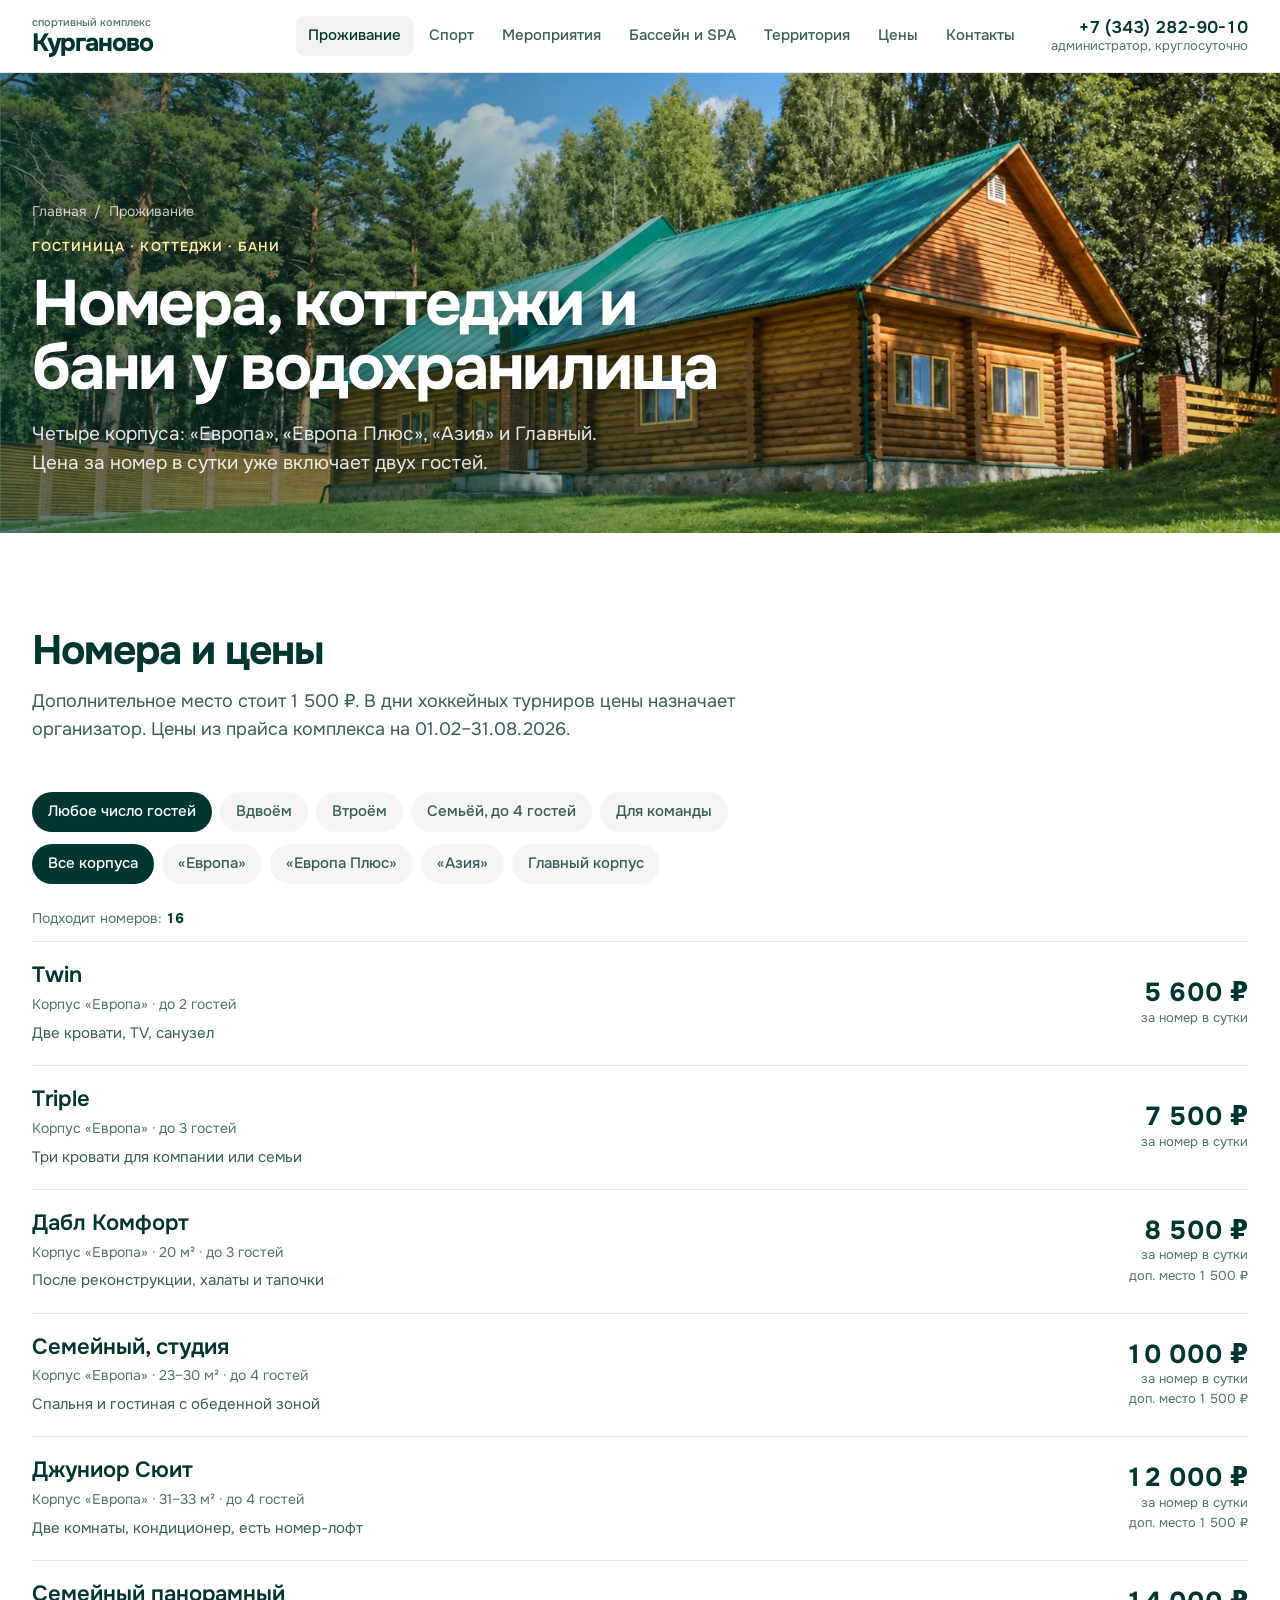
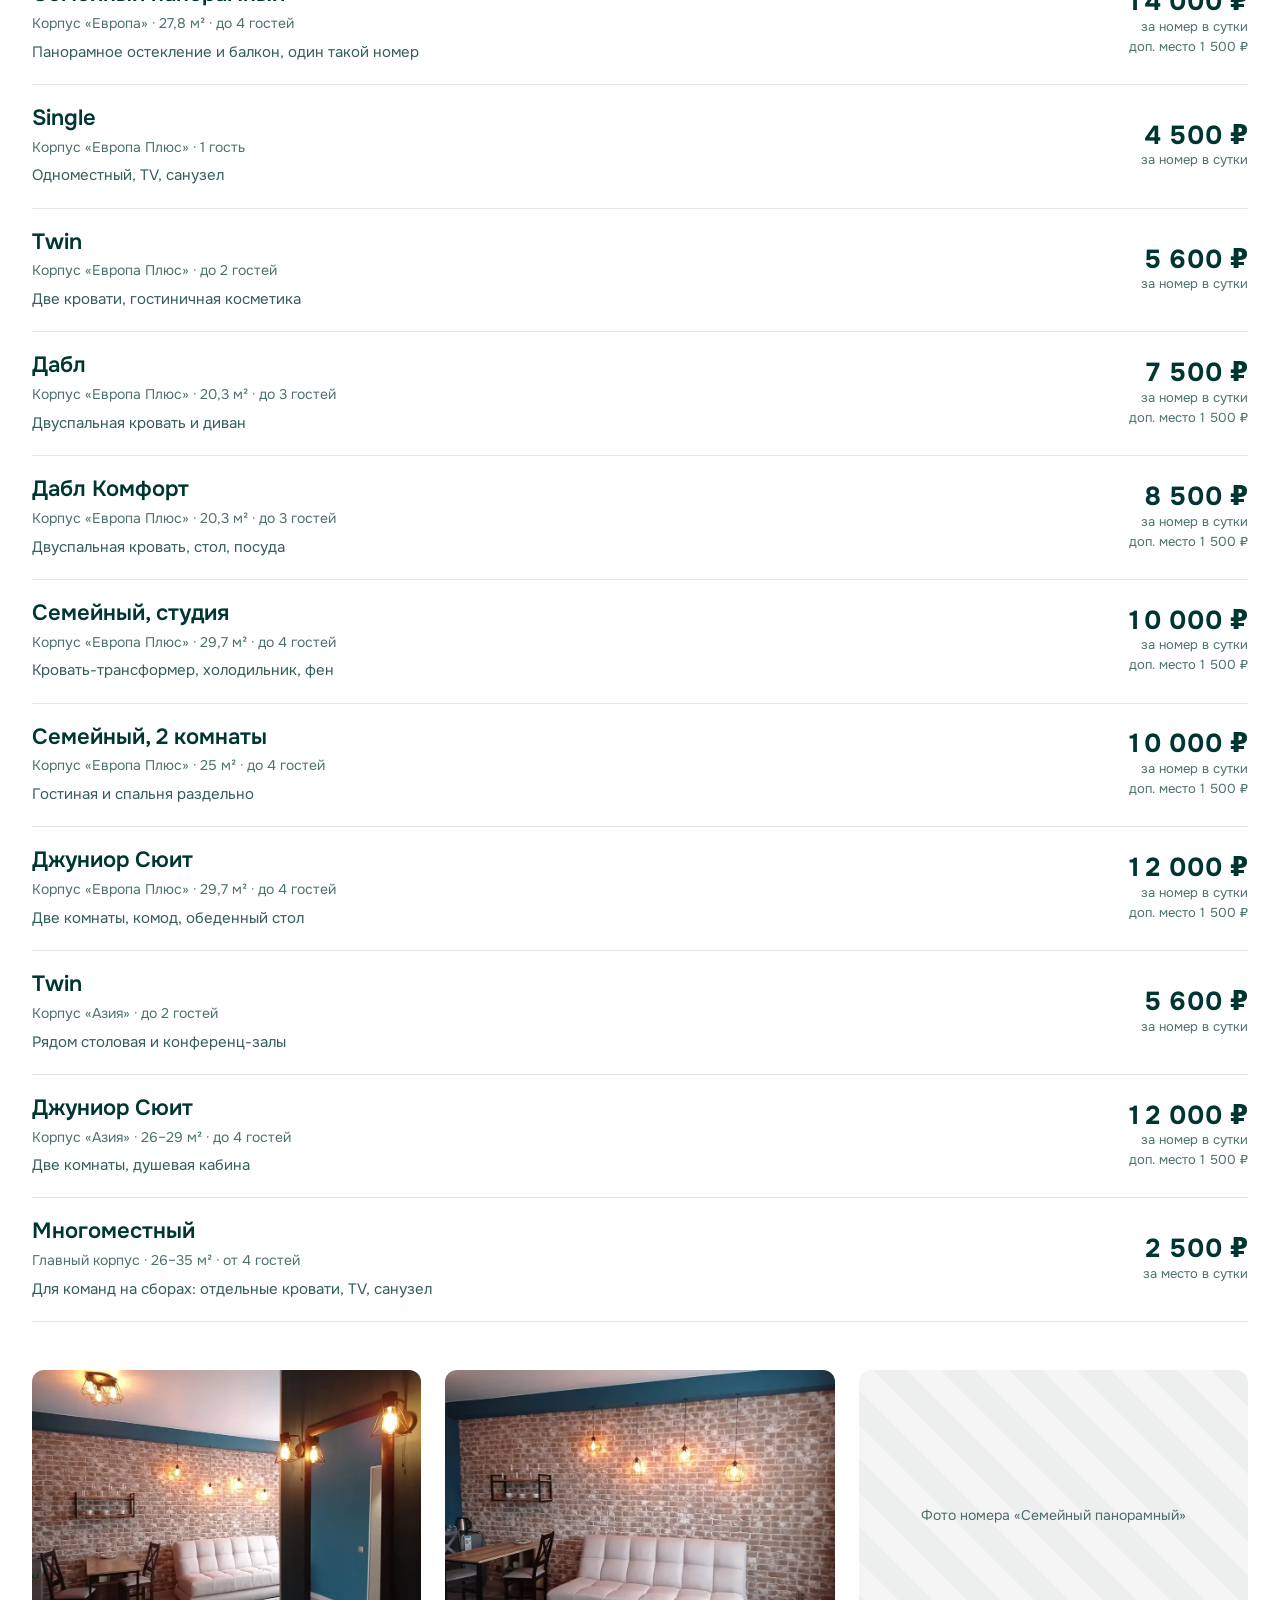
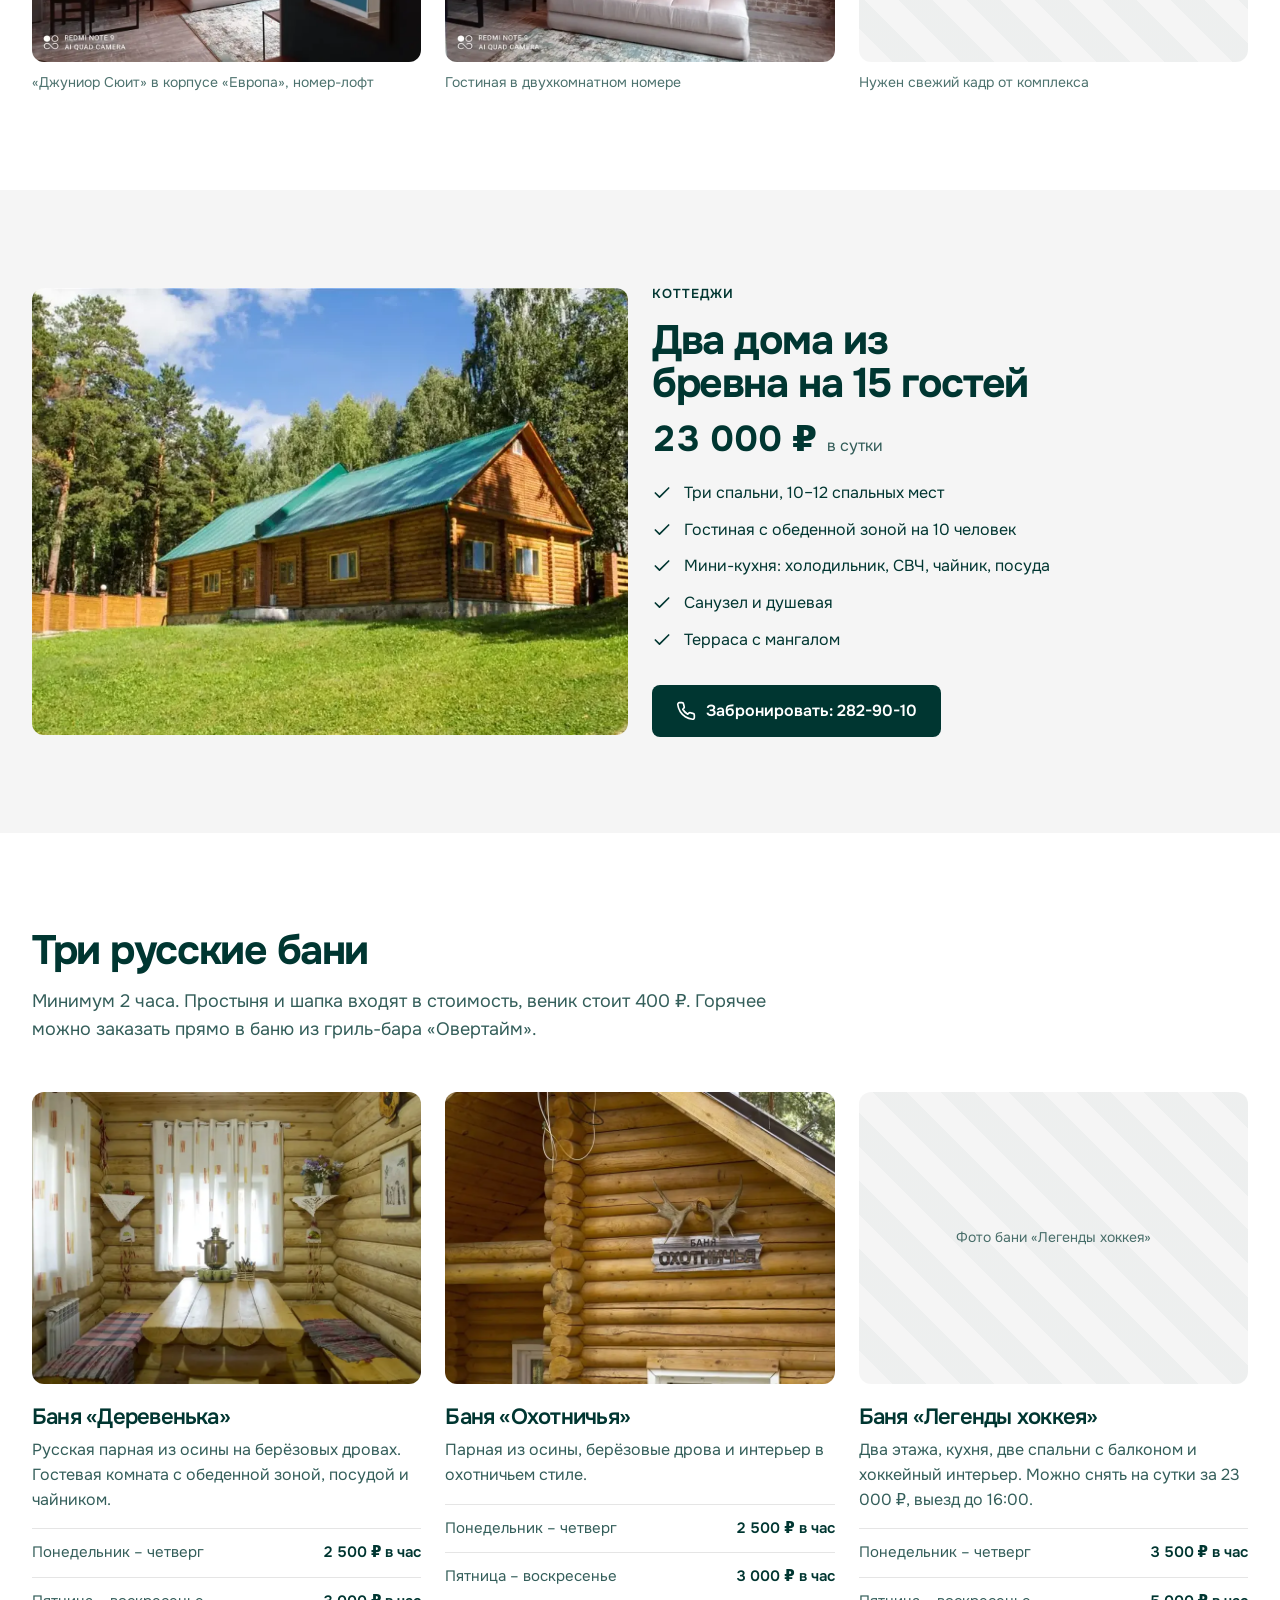
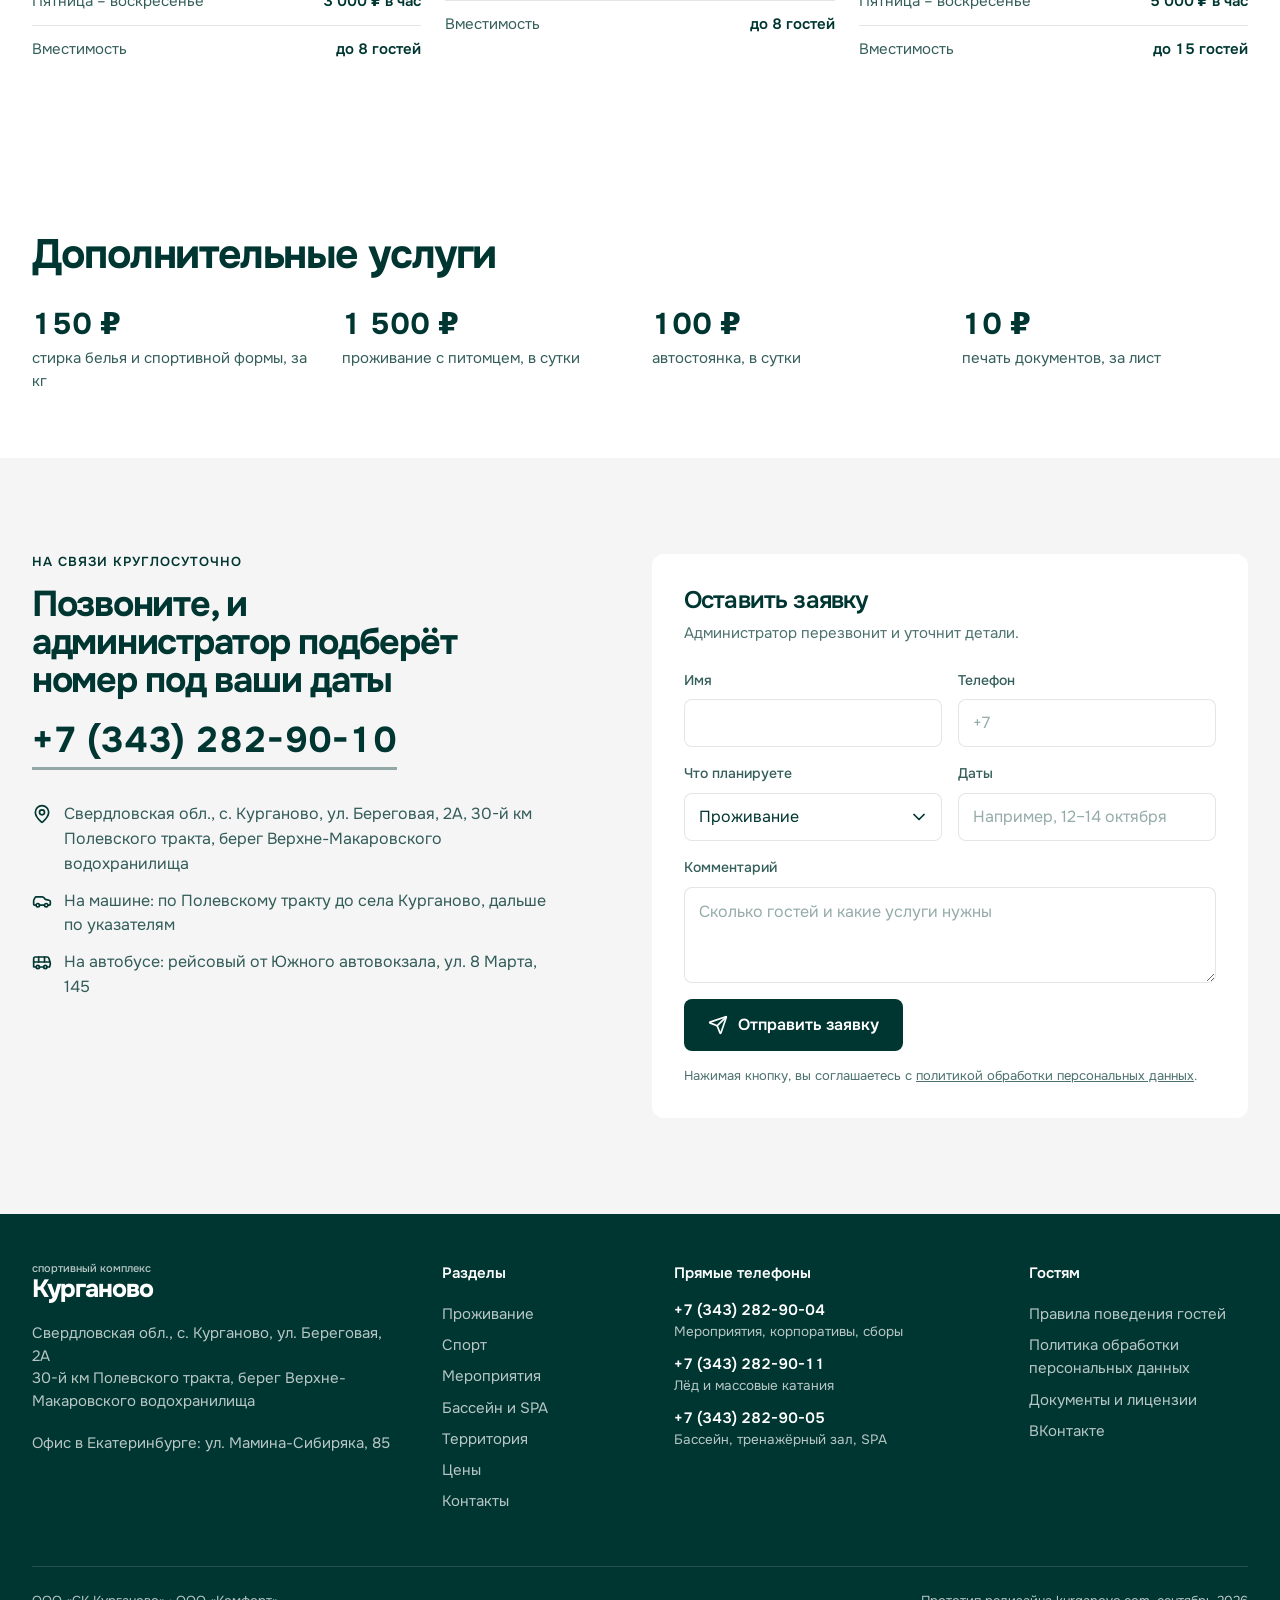
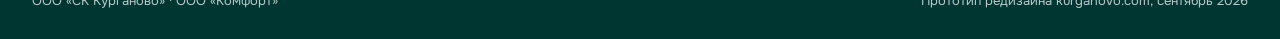
<file: prozhivanie.html>
<!doctype html>
<html lang="ru">
<head>
<meta charset="utf-8">
<meta name="viewport" content="width=device-width,initial-scale=1">
<title>Проживание: номера, коттеджи и бани – Курганово</title>
<meta name="description" content="Номера от 4 500 ₽ в сутки в четырёх корпусах, коттеджи из бревна на 15 гостей и три русские бани.">
<meta name="robots" content="noindex">
<meta property="og:type" content="website">
<meta property="og:site_name" content="Курганово">
<meta property="og:url" content="https://halitcan777.github.io/kurganovo-redesign/prozhivanie.html">
<meta property="og:title" content="Проживание: номера, коттеджи и бани – Курганово">
<meta property="og:description" content="Номера от 4 500 ₽ в сутки в четырёх корпусах, коттеджи из бревна на 15 гостей и три русские бани.">
<meta property="og:image" content="https://halitcan777.github.io/kurganovo-redesign/assets/img/og.jpg">
<meta name="theme-color" content="#003631">
<link rel="icon" href="data:,">
<link rel="preload" href="assets/fonts/onest-cyrillic.woff2" as="font" type="font/woff2" crossorigin>
<link rel="preload" as="image" href="assets/img/cottage-hero-v2.webp" imagesrcset="assets/img/cottage-hero-v2-900.webp 900w, assets/img/cottage-hero-v2.webp 1672w" imagesizes="100vw" fetchpriority="high">
<link rel="stylesheet" href="assets/site.css?v=mufjwzg5">
<script>document.documentElement.classList.add('js');if(/[?&]still/.test(location.search))document.documentElement.classList.add('still')</script>
</head>
<body>
<div class="progress" aria-hidden="true"></div>
<header class="hdr">
  <div class="wrap hdr-in">
    <a class="wordmark" href="index.html"><small>спортивный комплекс</small><b>Курганово</b></a>
    <nav class="nav" aria-label="Разделы"><a href="prozhivanie.html" aria-current="page">Проживание</a><a href="sport.html">Спорт</a><a href="meropriyatiya.html">Мероприятия</a><a href="bassein.html">Бассейн и SPA</a><a href="territoriya.html">Территория</a><a href="ceny.html">Цены</a><a href="kontakty.html">Контакты</a></nav>
    <a class="hdr-phone" href="tel:+73432829010"><span class="ph-long">+7 (343) 282-90-10</span><span class="ph-short">282-90-10</span><small>администратор, круглосуточно</small></a>
    <button class="burger" type="button" aria-label="Меню" aria-expanded="false" aria-controls="drawer"><svg class="ic i-menu" viewBox="0 0 24 24" aria-hidden="true"><line x1="4" x2="20" y1="12" y2="12" /> <line x1="4" x2="20" y1="6" y2="6" /> <line x1="4" x2="20" y1="18" y2="18" /></svg><svg class="ic i-x" viewBox="0 0 24 24" aria-hidden="true"><path d="M18 6 6 18" /> <path d="m6 6 12 12" /></svg></button>
  </div>
  <nav class="drawer" id="drawer" hidden aria-label="Меню"><a href="prozhivanie.html" aria-current="page">Проживание</a><a href="sport.html">Спорт</a><a href="meropriyatiya.html">Мероприятия</a><a href="bassein.html">Бассейн и SPA</a><a href="territoriya.html">Территория</a><a href="ceny.html">Цены</a><a href="kontakty.html">Контакты</a><a class="btn" href="tel:+73432829010"><svg class="ic" viewBox="0 0 24 24" aria-hidden="true"><path d="M22 16.92v3a2 2 0 0 1-2.18 2 19.79 19.79 0 0 1-8.63-3.07 19.5 19.5 0 0 1-6-6 19.79 19.79 0 0 1-3.07-8.67A2 2 0 0 1 4.11 2h3a2 2 0 0 1 2 1.72 12.84 12.84 0 0 0 .7 2.81 2 2 0 0 1-.45 2.11L8.09 9.91a16 16 0 0 0 6 6l1.27-1.27a2 2 0 0 1 2.11-.45 12.84 12.84 0 0 0 2.81.7A2 2 0 0 1 22 16.92z" /></svg>Позвонить: 282-90-10</a></nav>
</header>
<main>
<section class="phero" style="background-image:url([data-uri])">
  <img src="assets/img/cottage-hero-v2.webp" srcset="assets/img/cottage-hero-v2-900.webp 900w, assets/img/cottage-hero-v2.webp 1672w" sizes="100vw" alt="Коттедж из бревна в сосновом лесу" class="hero-img" style="object-position:70% 55%" fetchpriority="high">
  <div class="wrap">
    <nav class="crumbs" aria-label="Навигация"><a href="index.html">Главная</a><span>/</span><span>Проживание</span></nav>
    <p class="kicker">Гостиница · коттеджи · бани</p>
    <h1>Номера, коттеджи и бани у водохранилища</h1>
    <p class="hero-lead">Четыре корпуса: «Европа», «Европа Плюс», «Азия» и Главный. Цена за номер в сутки уже включает двух гостей.</p>
    
  </div>
</section>

<section class="sec" data-rooms>
  <div class="wrap">
    <div class="sec-head rv"><h2>Номера и цены</h2><p>Дополнительное место стоит 1 500 ₽. В дни хоккейных турниров цены назначает организатор. Цены из прайса комплекса на 01.02–31.08.2026.</p></div>
    <div class="filters">
      <div class="chips" role="group" aria-label="Сколько гостей"><button class="chip" type="button" data-fg="all" aria-pressed="true">Любое число гостей</button><button class="chip" type="button" data-fg="2" aria-pressed="false">Вдвоём</button><button class="chip" type="button" data-fg="3" aria-pressed="false">Втроём</button><button class="chip" type="button" data-fg="4" aria-pressed="false">Семьёй, до 4 гостей</button><button class="chip" type="button" data-fg="team" aria-pressed="false">Для команды</button></div>
      <div class="chips" role="group" aria-label="Корпус"><button class="chip" type="button" data-fc="all" aria-pressed="true">Все корпуса</button><button class="chip" type="button" data-fc="Европа" aria-pressed="false">«Европа»</button><button class="chip" type="button" data-fc="Европа Плюс" aria-pressed="false">«Европа Плюс»</button><button class="chip" type="button" data-fc="Азия" aria-pressed="false">«Азия»</button><button class="chip" type="button" data-fc="Главный" aria-pressed="false">Главный корпус</button></div>
    </div>
    <p class="found">Подходит номеров: <b data-found>16</b></p>
    <div class="rooms"><div class="room" data-guests="2" data-corp="Европа" data-team="0">
      <div class="room-main"><b>Twin</b><span class="room-meta">Корпус «Европа» · до 2 гостей</span><p>Две кровати, TV, санузел</p></div>
      <div class="room-price"><b>5 600 ₽</b><small>за номер в сутки</small></div>
    </div><div class="room" data-guests="3" data-corp="Европа" data-team="0">
      <div class="room-main"><b>Triple</b><span class="room-meta">Корпус «Европа» · до 3 гостей</span><p>Три кровати для компании или семьи</p></div>
      <div class="room-price"><b>7 500 ₽</b><small>за номер в сутки</small></div>
    </div><div class="room" data-guests="3" data-corp="Европа" data-team="0">
      <div class="room-main"><b>Дабл Комфорт</b><span class="room-meta">Корпус «Европа» · 20 м² · до 3 гостей</span><p>После реконструкции, халаты и тапочки</p></div>
      <div class="room-price"><b>8 500 ₽</b><small>за номер в сутки</small><small>доп. место 1 500 ₽</small></div>
    </div><div class="room" data-guests="4" data-corp="Европа" data-team="0">
      <div class="room-main"><b>Семейный, студия</b><span class="room-meta">Корпус «Европа» · 23–30 м² · до 4 гостей</span><p>Спальня и гостиная с обеденной зоной</p></div>
      <div class="room-price"><b>10 000 ₽</b><small>за номер в сутки</small><small>доп. место 1 500 ₽</small></div>
    </div><div class="room" data-guests="4" data-corp="Европа" data-team="0">
      <div class="room-main"><b>Джуниор Сюит</b><span class="room-meta">Корпус «Европа» · 31–33 м² · до 4 гостей</span><p>Две комнаты, кондиционер, есть номер-лофт</p></div>
      <div class="room-price"><b>12 000 ₽</b><small>за номер в сутки</small><small>доп. место 1 500 ₽</small></div>
    </div><div class="room" data-guests="4" data-corp="Европа" data-team="0">
      <div class="room-main"><b>Семейный панорамный</b><span class="room-meta">Корпус «Европа» · 27,8 м² · до 4 гостей</span><p>Панорамное остекление и балкон, один такой номер</p></div>
      <div class="room-price"><b>14 000 ₽</b><small>за номер в сутки</small><small>доп. место 1 500 ₽</small></div>
    </div><div class="room" data-guests="1" data-corp="Европа Плюс" data-team="0">
      <div class="room-main"><b>Single</b><span class="room-meta">Корпус «Европа Плюс» · 1 гость</span><p>Одноместный, TV, санузел</p></div>
      <div class="room-price"><b>4 500 ₽</b><small>за номер в сутки</small></div>
    </div><div class="room" data-guests="2" data-corp="Европа Плюс" data-team="0">
      <div class="room-main"><b>Twin</b><span class="room-meta">Корпус «Европа Плюс» · до 2 гостей</span><p>Две кровати, гостиничная косметика</p></div>
      <div class="room-price"><b>5 600 ₽</b><small>за номер в сутки</small></div>
    </div><div class="room" data-guests="3" data-corp="Европа Плюс" data-team="0">
      <div class="room-main"><b>Дабл</b><span class="room-meta">Корпус «Европа Плюс» · 20,3 м² · до 3 гостей</span><p>Двуспальная кровать и диван</p></div>
      <div class="room-price"><b>7 500 ₽</b><small>за номер в сутки</small><small>доп. место 1 500 ₽</small></div>
    </div><div class="room" data-guests="3" data-corp="Европа Плюс" data-team="0">
      <div class="room-main"><b>Дабл Комфорт</b><span class="room-meta">Корпус «Европа Плюс» · 20,3 м² · до 3 гостей</span><p>Двуспальная кровать, стол, посуда</p></div>
      <div class="room-price"><b>8 500 ₽</b><small>за номер в сутки</small><small>доп. место 1 500 ₽</small></div>
    </div><div class="room" data-guests="4" data-corp="Европа Плюс" data-team="0">
      <div class="room-main"><b>Семейный, студия</b><span class="room-meta">Корпус «Европа Плюс» · 29,7 м² · до 4 гостей</span><p>Кровать-трансформер, холодильник, фен</p></div>
      <div class="room-price"><b>10 000 ₽</b><small>за номер в сутки</small><small>доп. место 1 500 ₽</small></div>
    </div><div class="room" data-guests="4" data-corp="Европа Плюс" data-team="0">
      <div class="room-main"><b>Семейный, 2 комнаты</b><span class="room-meta">Корпус «Европа Плюс» · 25 м² · до 4 гостей</span><p>Гостиная и спальня раздельно</p></div>
      <div class="room-price"><b>10 000 ₽</b><small>за номер в сутки</small><small>доп. место 1 500 ₽</small></div>
    </div><div class="room" data-guests="4" data-corp="Европа Плюс" data-team="0">
      <div class="room-main"><b>Джуниор Сюит</b><span class="room-meta">Корпус «Европа Плюс» · 29,7 м² · до 4 гостей</span><p>Две комнаты, комод, обеденный стол</p></div>
      <div class="room-price"><b>12 000 ₽</b><small>за номер в сутки</small><small>доп. место 1 500 ₽</small></div>
    </div><div class="room" data-guests="2" data-corp="Азия" data-team="0">
      <div class="room-main"><b>Twin</b><span class="room-meta">Корпус «Азия» · до 2 гостей</span><p>Рядом столовая и конференц-залы</p></div>
      <div class="room-price"><b>5 600 ₽</b><small>за номер в сутки</small></div>
    </div><div class="room" data-guests="4" data-corp="Азия" data-team="0">
      <div class="room-main"><b>Джуниор Сюит</b><span class="room-meta">Корпус «Азия» · 26–29 м² · до 4 гостей</span><p>Две комнаты, душевая кабина</p></div>
      <div class="room-price"><b>12 000 ₽</b><small>за номер в сутки</small><small>доп. место 1 500 ₽</small></div>
    </div><div class="room" data-guests="6" data-corp="Главный" data-team="1">
      <div class="room-main"><b>Многоместный</b><span class="room-meta">Главный корпус · 26–35 м² · от 4 гостей</span><p>Для команд на сборах: отдельные кровати, TV, санузел</p></div>
      <div class="room-price"><b>2 500 ₽</b><small>за место в сутки</small></div>
    </div></div>
    <p class="rooms-empty" hidden>Под такой запрос номеров нет. Позвоните по номеру 282-90-10, администратор подберёт вариант.</p>
    <div class="g gal">
      <figure class="s4 rv"><div class="ph ar43"><img src="assets/img/room.webp" srcset="assets/img/room-900.webp 900w, assets/img/room.webp 1600w" sizes="(max-width: 760px) 100vw, 50vw" alt="Номер-лофт с кирпичной стеной" loading="lazy" decoding="async"></div><figcaption class="cap">«Джуниор Сюит» в корпусе «Европа», номер-лофт</figcaption></figure>
      <figure class="s4 rv"><div class="ph ar43"><img src="assets/img/room-2.webp" srcset="assets/img/room-2-900.webp 900w, assets/img/room-2.webp 1600w" sizes="(max-width: 760px) 100vw, 50vw" alt="Гостиная в номере «Джуниор Сюит»" loading="lazy" decoding="async"></div><figcaption class="cap">Гостиная в двухкомнатном номере</figcaption></figure>
      <figure class="s4 rv"><div class="ph imgph ar43"><span>Фото номера «Семейный панорамный»</span></div><figcaption class="cap">Нужен свежий кадр от комплекса</figcaption></figure>
    </div>
  </div>
</section>

<section class="sec dark">
  <div class="wrap g peak-g">
    <div class="s6 rv"><div class="ph ar43"><img src="assets/img/cottage.webp" srcset="assets/img/cottage-900.webp 900w, assets/img/cottage.webp 1600w" sizes="(max-width: 760px) 100vw, 50vw" alt="Коттедж из оцилиндрованного бревна с зелёной крышей" loading="lazy" decoding="async"></div></div>
    <div class="s6 rv">
      <p class="kicker">Коттеджи</p>
      <h2>Два дома из бревна на 15 гостей</h2>
      <p class="big-price">23 000 ₽ <small>в сутки</small></p>
      <ul class="facts"><li><svg class="ic" viewBox="0 0 24 24" aria-hidden="true"><path d="M20 6 9 17l-5-5" /></svg><span>Три спальни, 10–12 спальных мест</span></li><li><svg class="ic" viewBox="0 0 24 24" aria-hidden="true"><path d="M20 6 9 17l-5-5" /></svg><span>Гостиная с обеденной зоной на 10 человек</span></li><li><svg class="ic" viewBox="0 0 24 24" aria-hidden="true"><path d="M20 6 9 17l-5-5" /></svg><span>Мини-кухня: холодильник, СВЧ, чайник, посуда</span></li><li><svg class="ic" viewBox="0 0 24 24" aria-hidden="true"><path d="M20 6 9 17l-5-5" /></svg><span>Санузел и душевая</span></li><li><svg class="ic" viewBox="0 0 24 24" aria-hidden="true"><path d="M20 6 9 17l-5-5" /></svg><span>Терраса с мангалом</span></li></ul>
      <a class="btn btn-light" href="tel:+73432829010"><svg class="ic" viewBox="0 0 24 24" aria-hidden="true"><path d="M22 16.92v3a2 2 0 0 1-2.18 2 19.79 19.79 0 0 1-8.63-3.07 19.5 19.5 0 0 1-6-6 19.79 19.79 0 0 1-3.07-8.67A2 2 0 0 1 4.11 2h3a2 2 0 0 1 2 1.72 12.84 12.84 0 0 0 .7 2.81 2 2 0 0 1-.45 2.11L8.09 9.91a16 16 0 0 0 6 6l1.27-1.27a2 2 0 0 1 2.11-.45 12.84 12.84 0 0 0 2.81.7A2 2 0 0 1 22 16.92z" /></svg>Забронировать: 282-90-10</a>
    </div>
  </div>
</section>

<section class="sec">
  <div class="wrap">
    <div class="sec-head rv"><h2>Три русские бани</h2><p>Минимум 2 часа. Простыня и шапка входят в стоимость, веник стоит 400 ₽. Горячее можно заказать прямо в баню из гриль-бара «Овертайм».</p></div>
    <div class="g"><article class="s4 bcard rv"><div class="ph ar43"><img src="assets/img/bania.webp" srcset="assets/img/bania-900.webp 900w, assets/img/bania.webp 1600w" sizes="(max-width: 760px) 100vw, 50vw" alt="Гостевая комната в бане с самоваром" loading="lazy" decoding="async"></div><h3>Баня «Деревенька»</h3><p>Русская парная из осины на берёзовых дровах. Гостевая комната с обеденной зоной, посудой и чайником.</p><ul class="plist"><li><span>Понедельник – четверг</span><span>2 500 ₽ в час</span></li><li><span>Пятница – воскресенье</span><span>3 000 ₽ в час</span></li><li><span>Вместимость</span><span>до 8 гостей</span></li></ul></article><article class="s4 bcard rv"><div class="ph ar43"><img src="assets/img/bania-2.webp" srcset="assets/img/bania-2-900.webp 900w, assets/img/bania-2.webp 1600w" sizes="(max-width: 760px) 100vw, 50vw" alt="Вход в баню «Охотничья»" loading="lazy" decoding="async"></div><h3>Баня «Охотничья»</h3><p>Парная из осины, берёзовые дрова и интерьер в охотничьем стиле.</p><ul class="plist"><li><span>Понедельник – четверг</span><span>2 500 ₽ в час</span></li><li><span>Пятница – воскресенье</span><span>3 000 ₽ в час</span></li><li><span>Вместимость</span><span>до 8 гостей</span></li></ul></article><article class="s4 bcard rv"><div class="ph imgph ar43"><span>Фото бани «Легенды хоккея»</span></div><h3>Баня «Легенды хоккея»</h3><p>Два этажа, кухня, две спальни с балконом и хоккейный интерьер. Можно снять на сутки за 23 000 ₽, выезд до 16:00.</p><ul class="plist"><li><span>Понедельник – четверг</span><span>3 500 ₽ в час</span></li><li><span>Пятница – воскресенье</span><span>5 000 ₽ в час</span></li><li><span>Вместимость</span><span>до 15 гостей</span></li></ul></article></div>
  </div>
</section>

<section class="sec-tight bg2">
  <div class="wrap">
    <h2 class="rv" style="margin-bottom:32px">Дополнительные услуги</h2>
    <div class="services rv"><div><b>150 ₽</b><span>стирка белья и спортивной формы, за кг</span></div><div><b>1 500 ₽</b><span>проживание с питомцем, в сутки</span></div><div><b>100 ₽</b><span>автостоянка, в сутки</span></div><div><b>10 ₽</b><span>печать документов, за лист</span></div></div>
  </div>
</section>

<section class="sec cta" id="zayavka">
  <div class="wrap g">
    <div class="s6 rv">
      <p class="kicker">На связи круглосуточно</p>
      <h2>Позвоните, и администратор подберёт номер под ваши даты</h2>
      <a class="cta-phone" href="tel:+73432829010">+7 (343) 282-90-10</a>
      
      <ul class="cta-list">
        <li><svg class="ic" viewBox="0 0 24 24" aria-hidden="true"><path d="M20 10c0 4.993-5.539 10.193-7.399 11.799a1 1 0 0 1-1.202 0C9.539 20.193 4 14.993 4 10a8 8 0 0 1 16 0" /> <circle cx="12" cy="10" r="3" /></svg><span>Свердловская обл., с. Курганово, ул. Береговая, 2А, 30-й км Полевского тракта, берег Верхне-Макаровского водохранилища</span></li>
        <li><svg class="ic" viewBox="0 0 24 24" aria-hidden="true"><path d="M19 17h2c.6 0 1-.4 1-1v-3c0-.9-.7-1.7-1.5-1.9C18.7 10.6 16 10 16 10s-1.3-1.4-2.2-2.3c-.5-.4-1.1-.7-1.8-.7H5c-.6 0-1.1.4-1.4.9l-1.4 2.9A3.7 3.7 0 0 0 2 12v4c0 .6.4 1 1 1h2" /> <circle cx="7" cy="17" r="2" /> <path d="M9 17h6" /> <circle cx="17" cy="17" r="2" /></svg><span>На машине: по Полевскому тракту до села Курганово, дальше по указателям</span></li>
        <li><svg class="ic" viewBox="0 0 24 24" aria-hidden="true"><path d="M8 6v6" /> <path d="M15 6v6" /> <path d="M2 12h19.6" /> <path d="M18 18h3s.5-1.7.8-2.8c.1-.4.2-.8.2-1.2 0-.4-.1-.8-.2-1.2l-1.4-5C20.1 6.8 19.1 6 18 6H4a2 2 0 0 0-2 2v10h3" /> <circle cx="7" cy="18" r="2" /> <path d="M9 18h5" /> <circle cx="16" cy="18" r="2" /></svg><span>На автобусе: рейсовый от Южного автовокзала, ул. 8 Марта, 145</span></li>
      </ul>
    </div>
    <div class="s6 rv"><form class="form" data-demo novalidate>
  <h3>Оставить заявку</h3>
  <p class="form-sub">Администратор перезвонит и уточнит детали.</p>
  <div class="row2"><label>Имя<input name="name" autocomplete="name"></label><label>Телефон<input name="phone" type="tel" autocomplete="tel" inputmode="tel" placeholder="+7"></label></div>
  <div class="row2"><label>Что планируете<select name="topic"><option selected>Проживание</option><option>Спорт и сборы</option><option>Мероприятие</option><option>Бассейн и фитнес</option><option>Другое</option></select></label><label>Даты<input name="date" placeholder="Например, 12–14 октября" autocomplete="off"></label></div>
  <label>Комментарий<textarea name="msg" placeholder="Сколько гостей и какие услуги нужны"></textarea></label>
  <button class="btn" type="submit"><svg class="ic" viewBox="0 0 24 24" aria-hidden="true"><path d="M14.536 21.686a.5.5 0 0 0 .937-.024l6.5-19a.496.496 0 0 0-.635-.635l-19 6.5a.5.5 0 0 0-.024.937l7.93 3.18a2 2 0 0 1 1.112 1.11z" /> <path d="m21.854 2.147-10.94 10.939" /></svg>Отправить заявку</button>
  <p class="consent">Нажимая кнопку, вы соглашаетесь с <a href="https://www.kurganovo.com/content/docs/documentation/Politika_personalnih_dannih/Politika_obrabotki_personalnih_dannih.pdf" target="_blank" rel="noopener">политикой обработки персональных данных</a>.</p>
</form></div>
  </div>
</section>
</main>
<footer class="ftr">
  <div class="wrap">
    <div class="ftr-main">
      <div><a class="wordmark" href="index.html"><small>спортивный комплекс</small><b>Курганово</b></a><p class="ftr-addr">Свердловская обл., с. Курганово, ул. Береговая, 2А<br>30-й км Полевского тракта, берег Верхне-Макаровского водохранилища</p><p class="ftr-addr">Офис в Екатеринбурге: ул. Мамина-Сибиряка, 85</p></div>
      <nav class="ftr-col" aria-label="Разделы сайта"><b>Разделы</b><a href="prozhivanie.html">Проживание</a><a href="sport.html">Спорт</a><a href="meropriyatiya.html">Мероприятия</a><a href="bassein.html">Бассейн и SPA</a><a href="territoriya.html">Территория</a><a href="ceny.html">Цены</a><a href="kontakty.html">Контакты</a></nav>
      <div><b>Прямые телефоны</b><div class="ftr-ph"><div><a href="tel:+73432829004">+7 (343) 282-90-04</a><span>Мероприятия, корпоративы, сборы</span></div><div><a href="tel:+73432829011">+7 (343) 282-90-11</a><span>Лёд и массовые катания</span></div><div><a href="tel:+73432829005">+7 (343) 282-90-05</a><span>Бассейн, тренажёрный зал, SPA</span></div></div></div>
      <div class="ftr-col"><b>Гостям</b><a href="https://www.kurganovo.com/content/docs/documentation/Informaziya_dlya_posetiteley/Pravila_povedeniya_gostey.pdf" target="_blank" rel="noopener">Правила поведения гостей</a><a href="https://www.kurganovo.com/content/docs/documentation/Politika_personalnih_dannih/Politika_obrabotki_personalnih_dannih.pdf" target="_blank" rel="noopener">Политика обработки персональных данных</a><a href="kontakty.html#dokumenty">Документы и лицензии</a><a href="https://vk.com/kurganovosk" target="_blank" rel="noopener">ВКонтакте</a></div>
    </div>
    <div class="ftr-bot"><span>ООО «СК Курганово» · ООО «Комфорт»</span><span>Прототип редизайна kurganovo.com, сентябрь 2026</span></div>
  </div>
</footer>
<div class="toast" role="status" aria-live="polite"></div>
<script src="assets/app.js?v=mufjwzg5" defer></script>
</body>
</html>
</file>
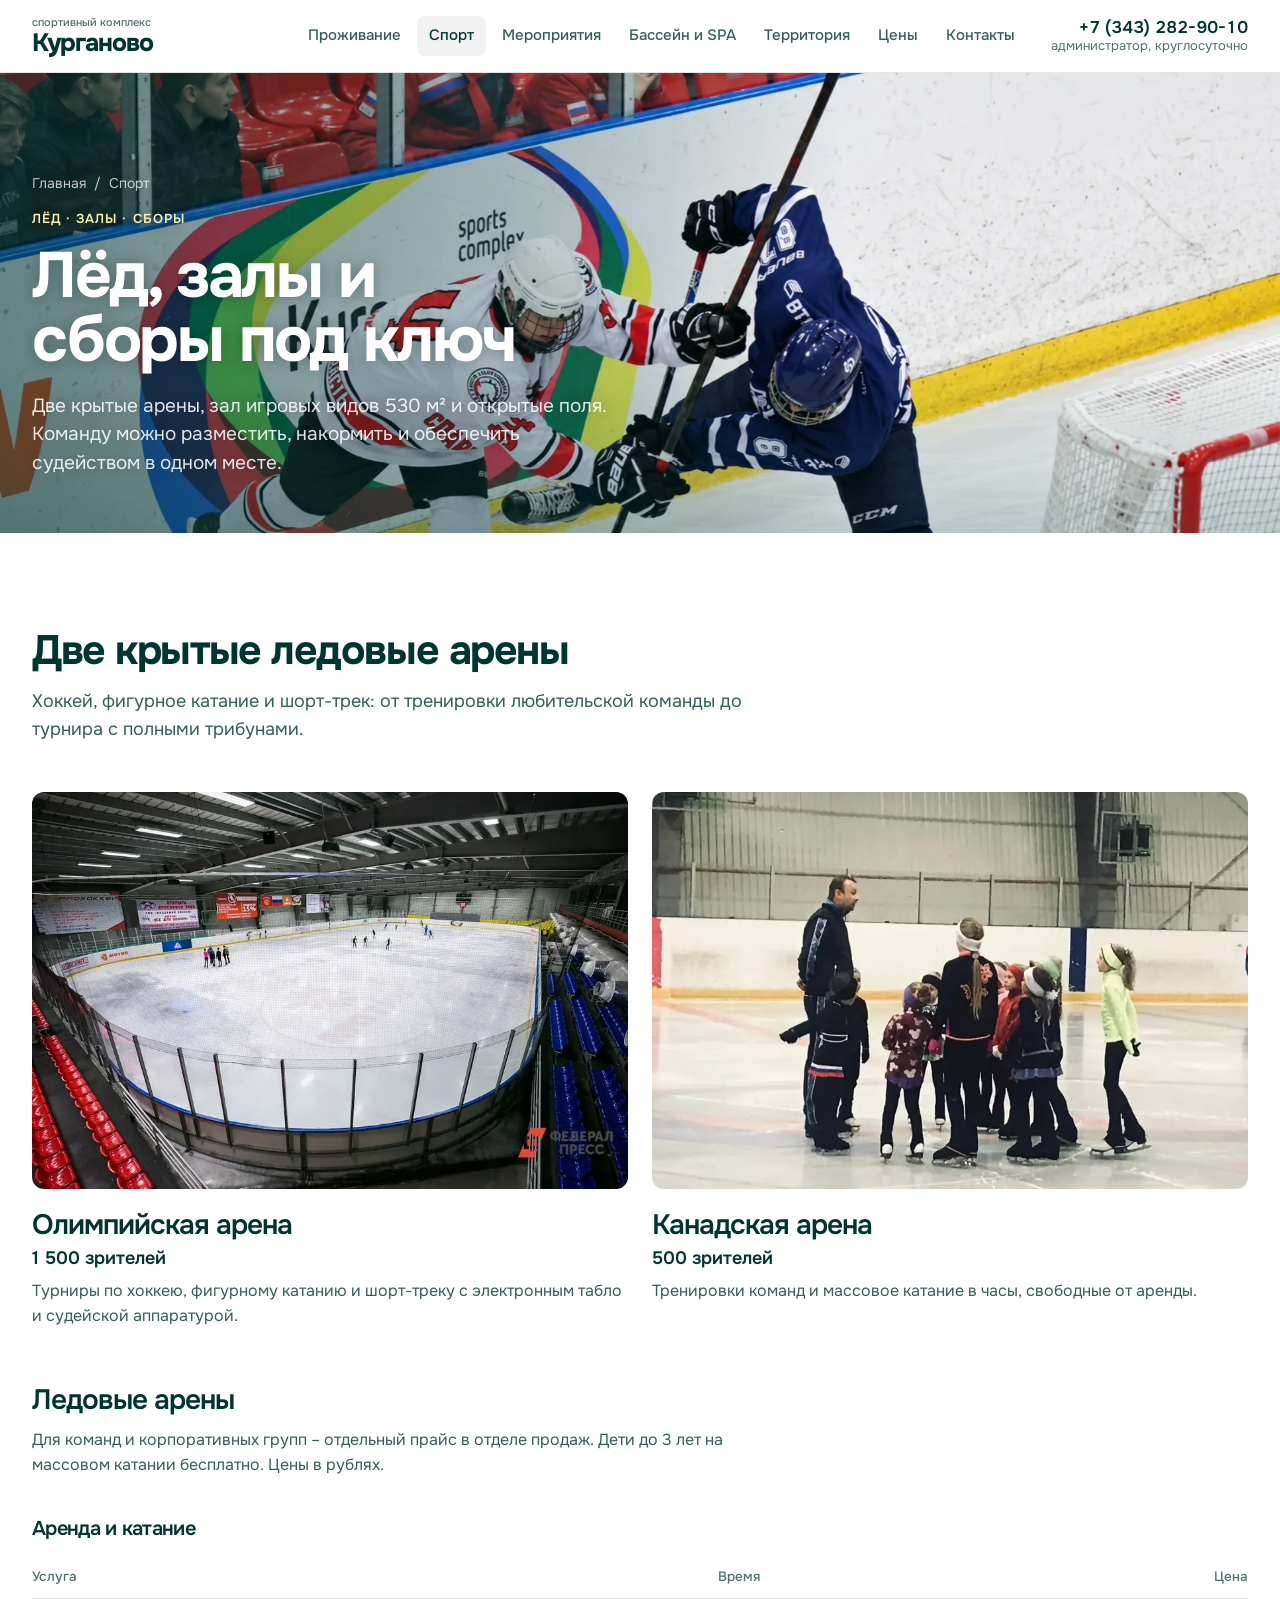
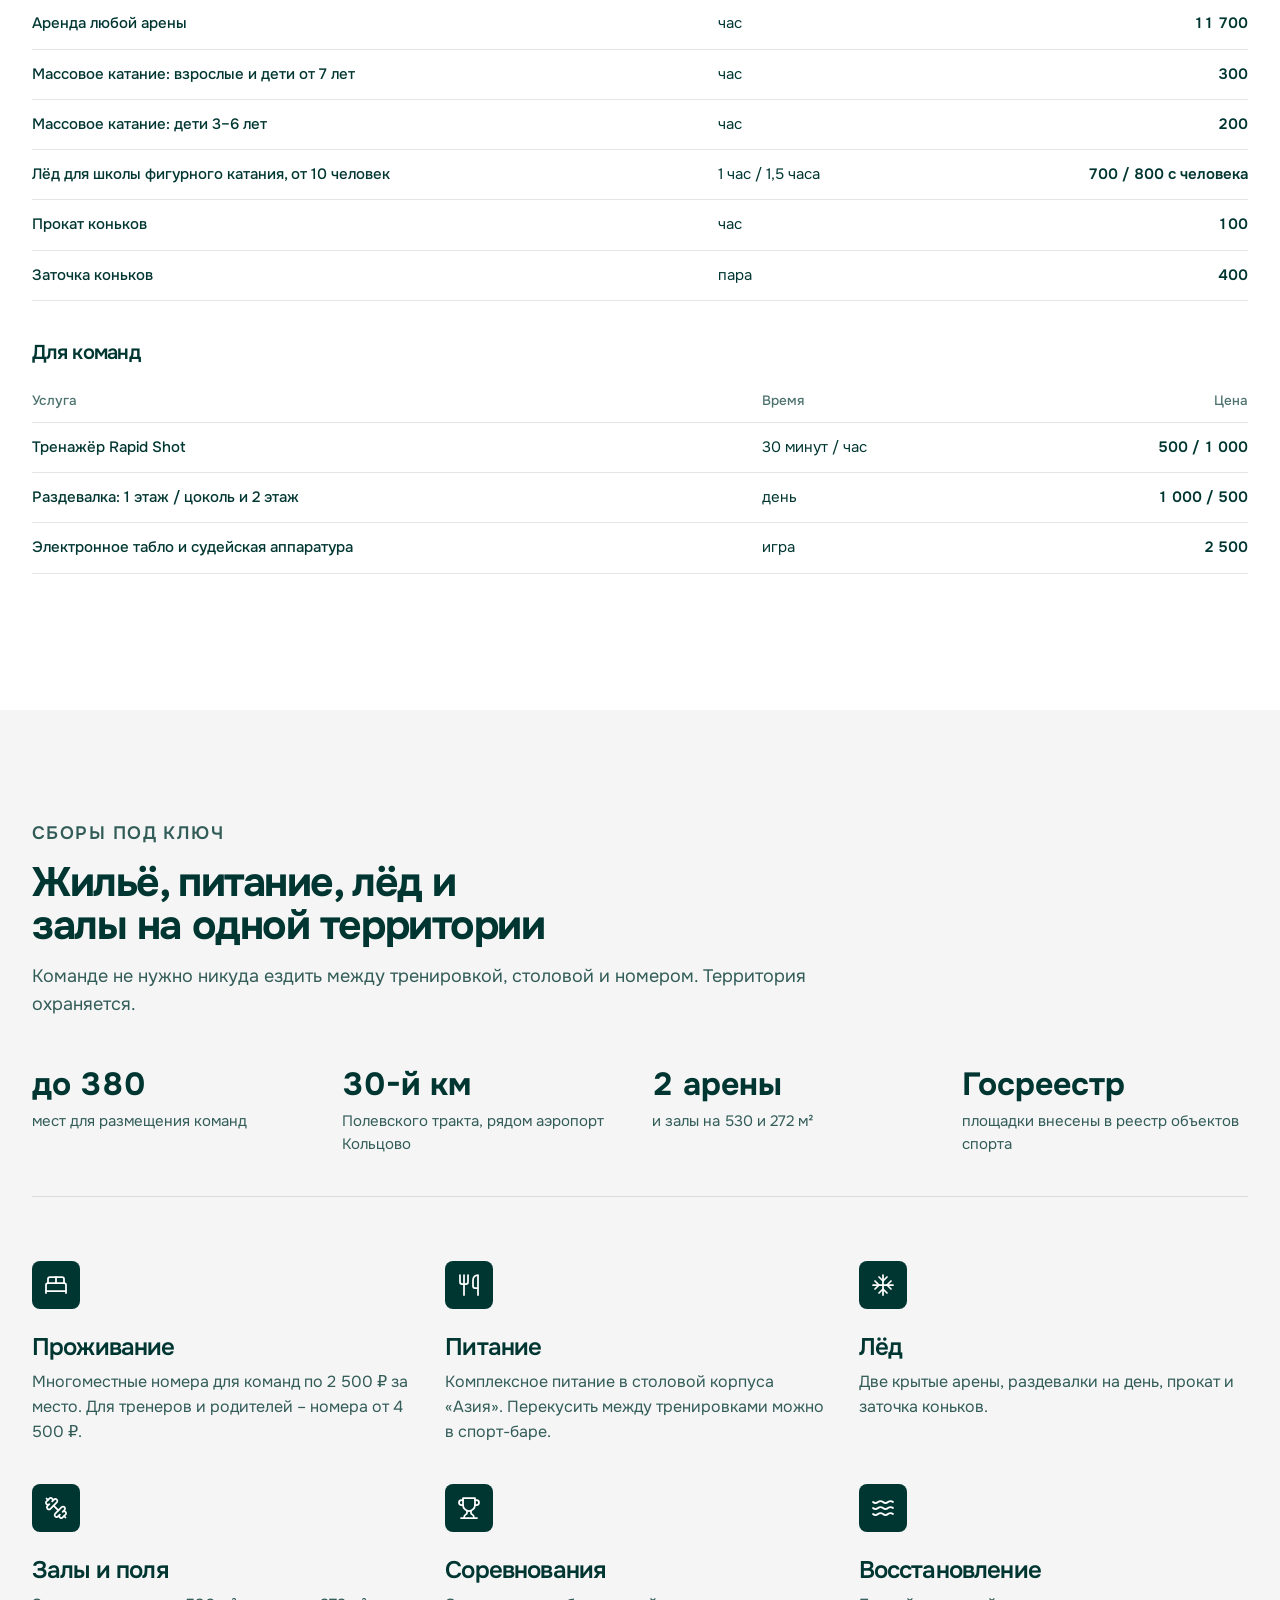
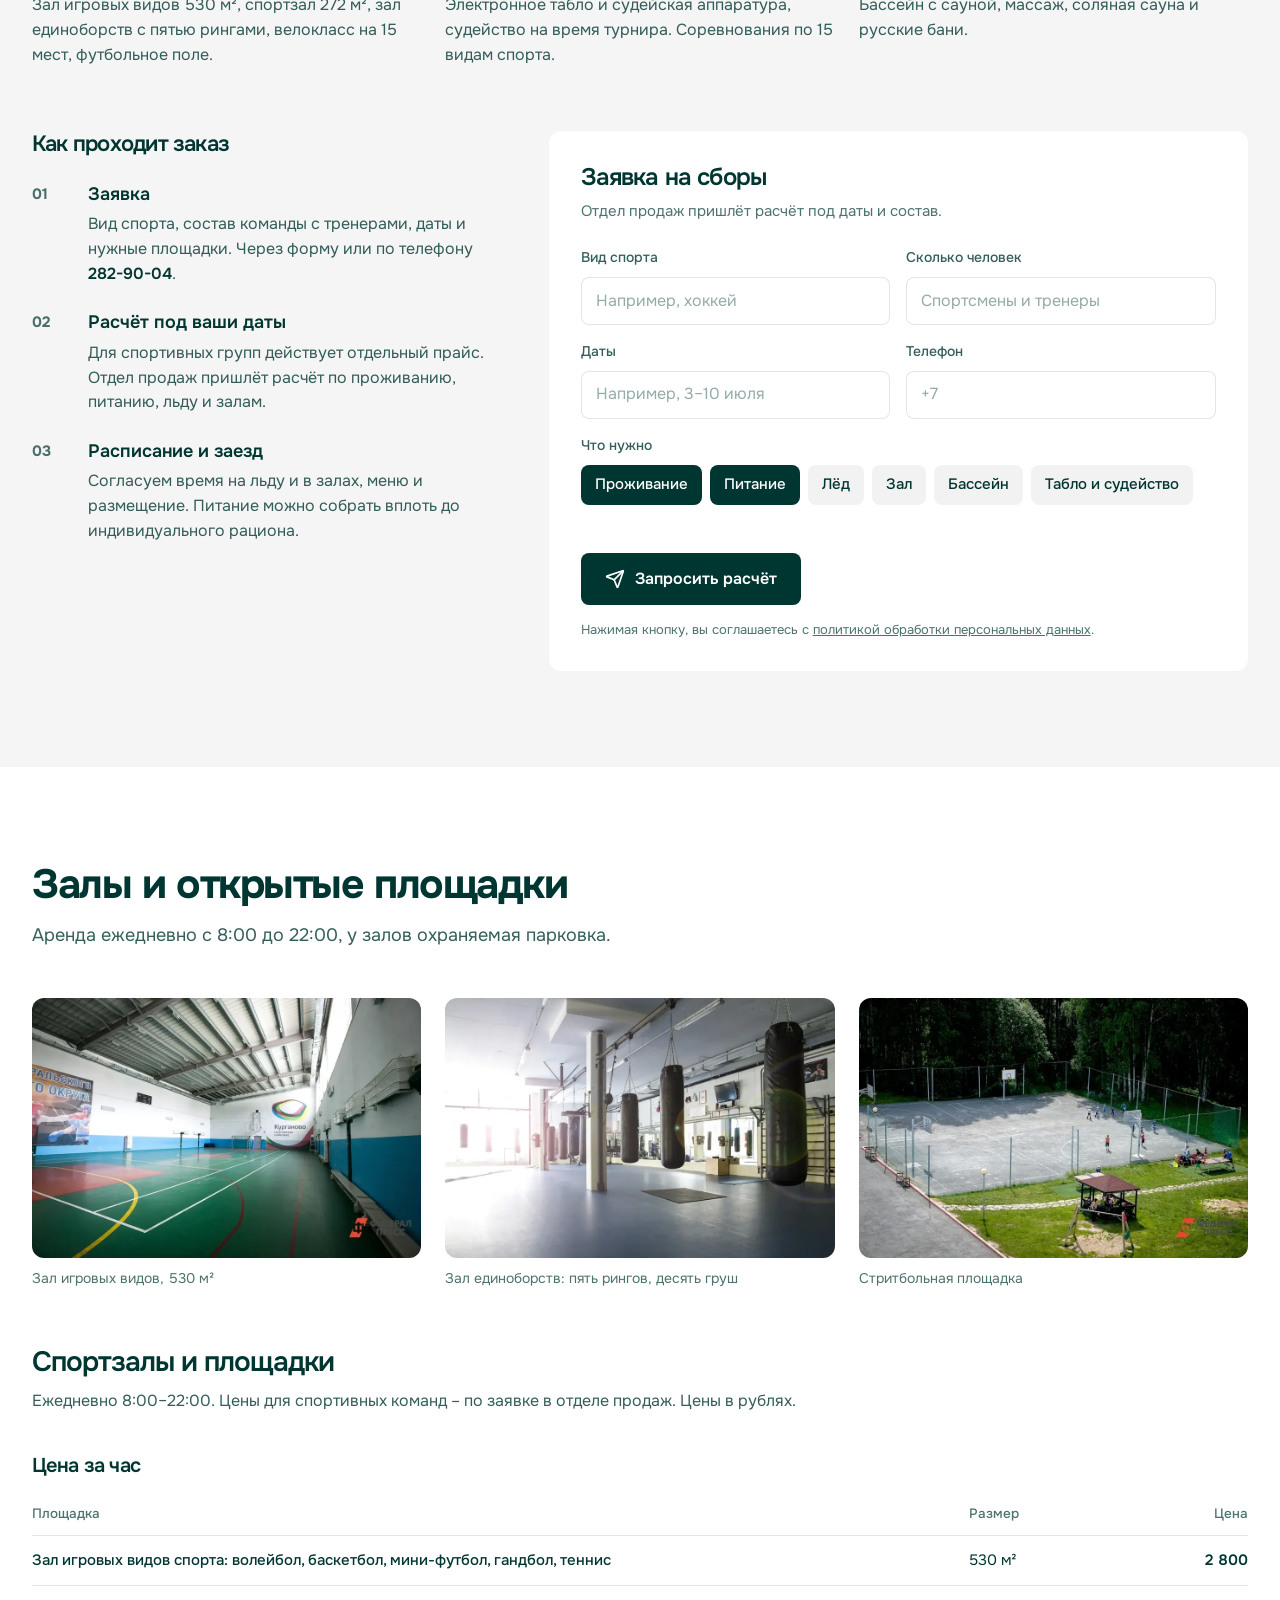
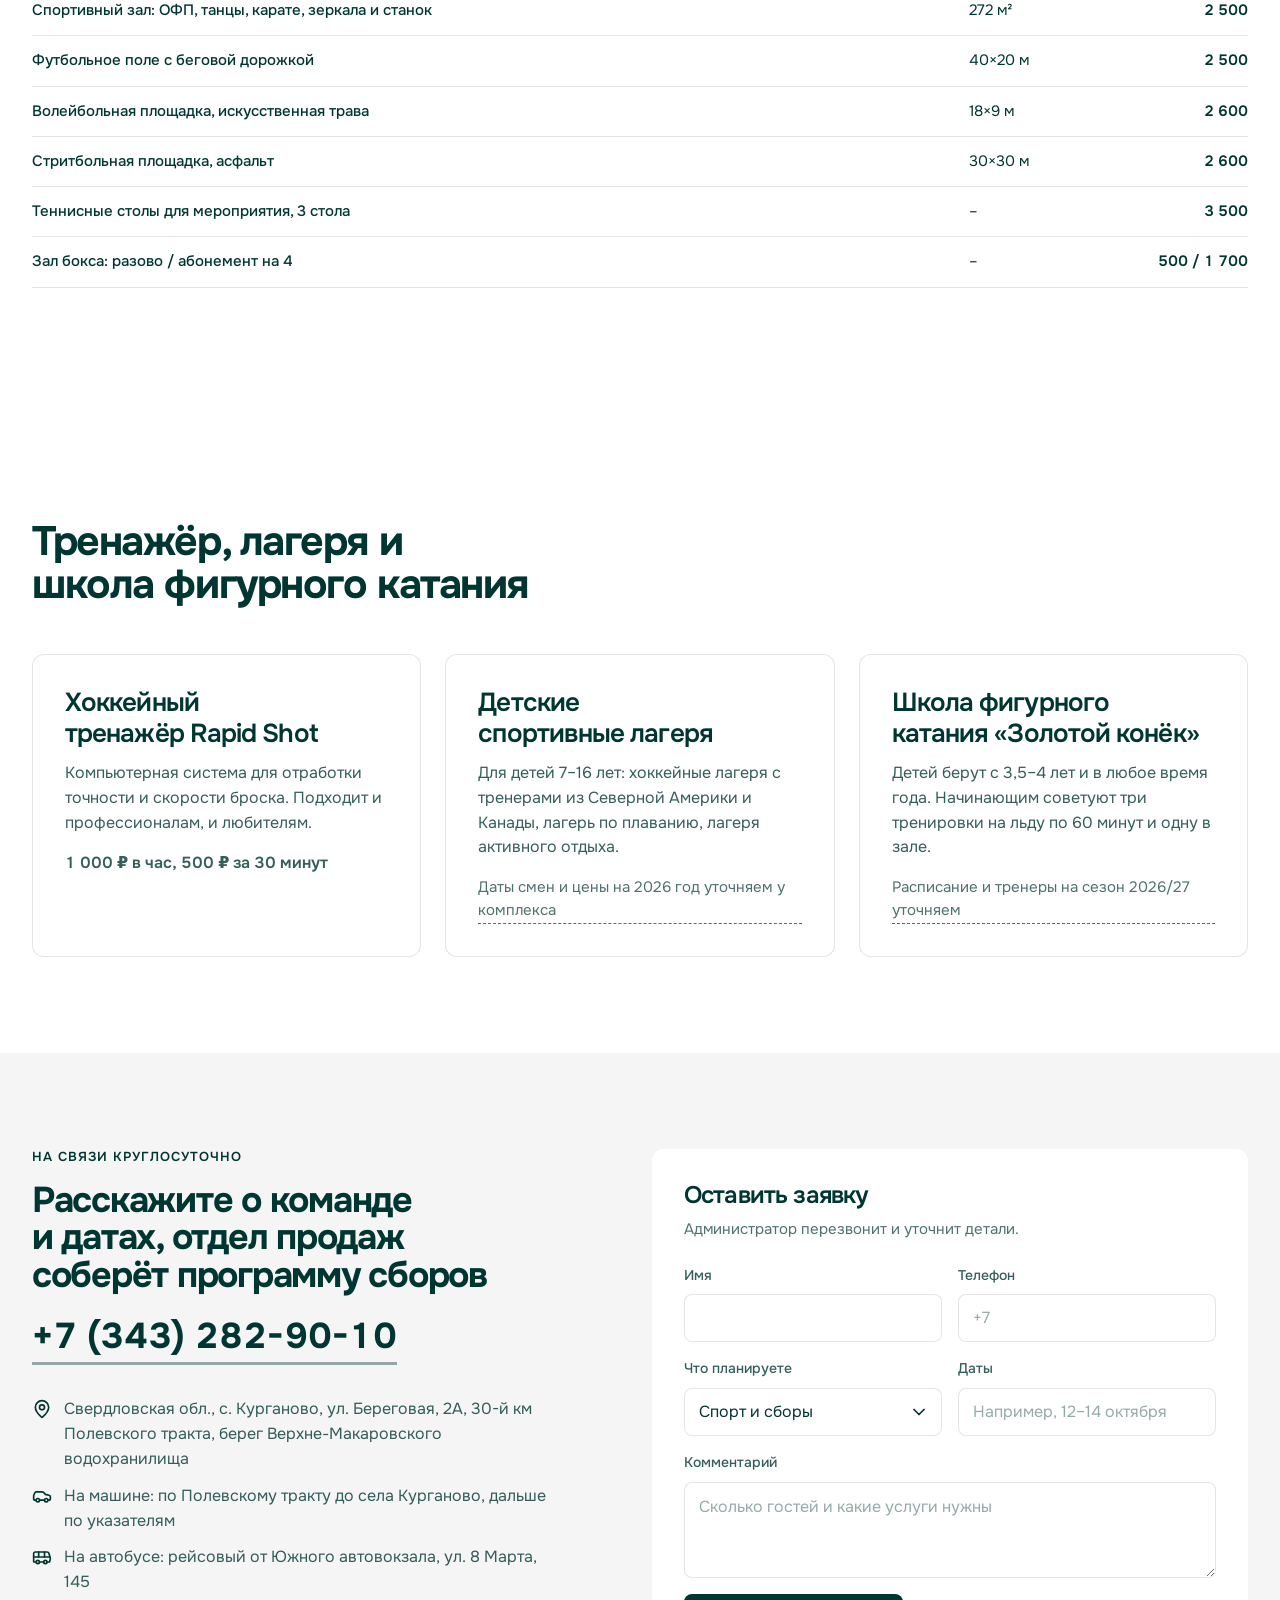
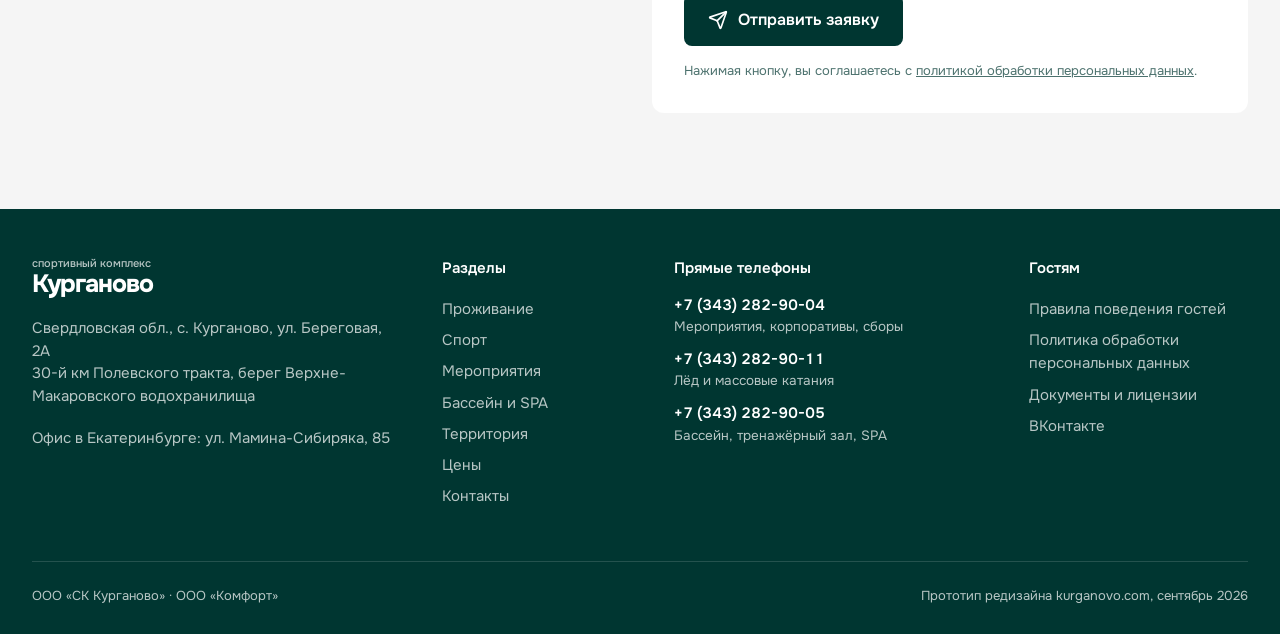
<file: sport.html>
<!doctype html>
<html lang="ru">
<head>
<meta charset="utf-8">
<meta name="viewport" content="width=device-width,initial-scale=1">
<title>Спорт: ледовые арены, залы и сборы – Курганово</title>
<meta name="description" content="Аренда льда 11 700 ₽ в час, залы 530 и 272 м², сборы с проживанием, питанием и судейством.">
<meta name="robots" content="noindex">
<meta property="og:type" content="website">
<meta property="og:site_name" content="Курганово">
<meta property="og:url" content="https://halitcan777.github.io/kurganovo-redesign/sport.html">
<meta property="og:title" content="Спорт: ледовые арены, залы и сборы – Курганово">
<meta property="og:description" content="Аренда льда 11 700 ₽ в час, залы 530 и 272 м², сборы с проживанием, питанием и судейством.">
<meta property="og:image" content="https://halitcan777.github.io/kurganovo-redesign/assets/img/og.jpg">
<meta name="theme-color" content="#003631">
<link rel="icon" href="data:,">
<link rel="preload" href="assets/fonts/onest-cyrillic.woff2" as="font" type="font/woff2" crossorigin>
<link rel="preload" as="image" href="assets/img/hockey-hero-v2.webp" imagesrcset="assets/img/hockey-hero-v2-900.webp 900w, assets/img/hockey-hero-v2.webp 1672w" imagesizes="100vw" fetchpriority="high">
<link rel="stylesheet" href="assets/site.css?v=mufjwzg5">
<script>document.documentElement.classList.add('js');if(/[?&]still/.test(location.search))document.documentElement.classList.add('still')</script>
</head>
<body>
<div class="progress" aria-hidden="true"></div>
<header class="hdr">
  <div class="wrap hdr-in">
    <a class="wordmark" href="index.html"><small>спортивный комплекс</small><b>Курганово</b></a>
    <nav class="nav" aria-label="Разделы"><a href="prozhivanie.html">Проживание</a><a href="sport.html" aria-current="page">Спорт</a><a href="meropriyatiya.html">Мероприятия</a><a href="bassein.html">Бассейн и SPA</a><a href="territoriya.html">Территория</a><a href="ceny.html">Цены</a><a href="kontakty.html">Контакты</a></nav>
    <a class="hdr-phone" href="tel:+73432829010"><span class="ph-long">+7 (343) 282-90-10</span><span class="ph-short">282-90-10</span><small>администратор, круглосуточно</small></a>
    <button class="burger" type="button" aria-label="Меню" aria-expanded="false" aria-controls="drawer"><svg class="ic i-menu" viewBox="0 0 24 24" aria-hidden="true"><line x1="4" x2="20" y1="12" y2="12" /> <line x1="4" x2="20" y1="6" y2="6" /> <line x1="4" x2="20" y1="18" y2="18" /></svg><svg class="ic i-x" viewBox="0 0 24 24" aria-hidden="true"><path d="M18 6 6 18" /> <path d="m6 6 12 12" /></svg></button>
  </div>
  <nav class="drawer" id="drawer" hidden aria-label="Меню"><a href="prozhivanie.html">Проживание</a><a href="sport.html" aria-current="page">Спорт</a><a href="meropriyatiya.html">Мероприятия</a><a href="bassein.html">Бассейн и SPA</a><a href="territoriya.html">Территория</a><a href="ceny.html">Цены</a><a href="kontakty.html">Контакты</a><a class="btn" href="tel:+73432829010"><svg class="ic" viewBox="0 0 24 24" aria-hidden="true"><path d="M22 16.92v3a2 2 0 0 1-2.18 2 19.79 19.79 0 0 1-8.63-3.07 19.5 19.5 0 0 1-6-6 19.79 19.79 0 0 1-3.07-8.67A2 2 0 0 1 4.11 2h3a2 2 0 0 1 2 1.72 12.84 12.84 0 0 0 .7 2.81 2 2 0 0 1-.45 2.11L8.09 9.91a16 16 0 0 0 6 6l1.27-1.27a2 2 0 0 1 2.11-.45 12.84 12.84 0 0 0 2.81.7A2 2 0 0 1 22 16.92z" /></svg>Позвонить: 282-90-10</a></nav>
</header>
<main>
<section class="phero" style="background-image:url([data-uri])">
  <img src="assets/img/hockey-hero-v2.webp" srcset="assets/img/hockey-hero-v2-900.webp 900w, assets/img/hockey-hero-v2.webp 1672w" sizes="100vw" alt="Хоккейный матч у борта с логотипом «Курганово»" class="hero-img" style="object-position:40% 45%" fetchpriority="high">
  <div class="wrap">
    <nav class="crumbs" aria-label="Навигация"><a href="index.html">Главная</a><span>/</span><span>Спорт</span></nav>
    <p class="kicker">Лёд · залы · сборы</p>
    <h1>Лёд, залы и сборы под ключ</h1>
    <p class="hero-lead">Две крытые арены, зал игровых видов 530 м² и открытые поля. Команду можно разместить, накормить и обеспечить судейством в одном месте.</p>
    
  </div>
</section>

<section class="sec">
  <div class="wrap">
    <div class="sec-head rv"><h2>Две крытые ледовые арены</h2><p>Хоккей, фигурное катание и шорт-трек: от тренировки любительской команды до турнира с полными трибунами.</p></div>
    <div class="g">
      <article class="s6 acard rv"><div class="ph ar32"><img src="assets/img/arena.webp" srcset="assets/img/arena-900.webp 900w, assets/img/arena.webp 1600w" sizes="(max-width: 760px) 100vw, 50vw" alt="Ледовая арена с трибунами, вид сверху" loading="lazy" decoding="async"></div><h3>Олимпийская арена</h3><p class="cap-num">1 500 зрителей</p><p>Турниры по хоккею, фигурному катанию и шорт-треку с электронным табло и судейской аппаратурой.</p></article>
      <article class="s6 acard rv"><div class="ph ar32"><img src="assets/img/figure.webp" srcset="assets/img/figure-900.webp 900w, assets/img/figure.webp 1600w" sizes="(max-width: 760px) 100vw, 50vw" alt="Занятие по фигурному катанию на льду" loading="lazy" decoding="async"></div><h3>Канадская арена</h3><p class="cap-num">500 зрителей</p><p>Тренировки команд и массовое катание в часы, свободные от аренды.</p></article>
    </div>
    <div class="rv" style="margin-top:56px"><section class="pblock" id="led"><h3 class="ptitle">Ледовые арены</h3><p class="pnote">Для команд и корпоративных групп – отдельный прайс в отделе продаж. Дети до 3 лет на массовом катании бесплатно. Цены в рублях.</p><h3 class="tcap">Аренда и катание</h3><div class="twrap"><table class="ptable"><thead><tr><th>Услуга</th><th>Время</th><th class="num">Цена</th></tr></thead><tbody><tr><td data-l="Услуга">Аренда любой арены</td><td data-l="Время">час</td><td data-l="Цена" class="num">11 700</td></tr><tr><td data-l="Услуга">Массовое катание: взрослые и дети от 7 лет</td><td data-l="Время">час</td><td data-l="Цена" class="num">300</td></tr><tr><td data-l="Услуга">Массовое катание: дети 3–6 лет</td><td data-l="Время">час</td><td data-l="Цена" class="num">200</td></tr><tr><td data-l="Услуга">Лёд для школы фигурного катания, от 10 человек</td><td data-l="Время">1 час / 1,5 часа</td><td data-l="Цена" class="num">700 / 800 с человека</td></tr><tr><td data-l="Услуга">Прокат коньков</td><td data-l="Время">час</td><td data-l="Цена" class="num">100</td></tr><tr><td data-l="Услуга">Заточка коньков</td><td data-l="Время">пара</td><td data-l="Цена" class="num">400</td></tr></tbody></table></div><h3 class="tcap">Для команд</h3><div class="twrap"><table class="ptable"><thead><tr><th>Услуга</th><th>Время</th><th class="num">Цена</th></tr></thead><tbody><tr><td data-l="Услуга">Тренажёр Rapid Shot</td><td data-l="Время">30 минут / час</td><td data-l="Цена" class="num">500 / 1 000</td></tr><tr><td data-l="Услуга">Раздевалка: 1 этаж / цоколь и 2 этаж</td><td data-l="Время">день</td><td data-l="Цена" class="num">1 000 / 500</td></tr><tr><td data-l="Услуга">Электронное табло и судейская аппаратура</td><td data-l="Время">игра</td><td data-l="Цена" class="num">2 500</td></tr></tbody></table></div></section></div>
  </div>
</section>

<section class="sec dark" id="sbory">
  <div class="wrap">
    <div class="sec-head rv"><p class="kicker">Сборы под ключ</p><h2>Жильё, питание, лёд и залы на одной территории</h2><p>Команде не нужно никуда ездить между тренировкой, столовой и номером. Территория охраняется.</p></div>
    <ul class="sb-facts rv"><li><b>до 380</b><span>мест для размещения команд</span></li><li><b>30-й км</b><span>Полевского тракта, рядом аэропорт Кольцово</span></li><li><b>2 арены</b><span>и залы на 530 и 272 м²</span></li><li><b>Госреестр</b><span>площадки внесены в реестр объектов спорта</span></li></ul>
    <div class="feats rv"><div class="feat"><svg class="ic" viewBox="0 0 24 24" aria-hidden="true"><path d="M2 20v-8a2 2 0 0 1 2-2h16a2 2 0 0 1 2 2v8" /> <path d="M4 10V6a2 2 0 0 1 2-2h12a2 2 0 0 1 2 2v4" /> <path d="M12 4v6" /> <path d="M2 18h20" /></svg><h3>Проживание</h3><p>Многоместные номера для команд по 2 500 ₽ за место. Для тренеров и родителей – номера от 4 500 ₽.</p></div><div class="feat"><svg class="ic" viewBox="0 0 24 24" aria-hidden="true"><path d="M3 2v7c0 1.1.9 2 2 2h4a2 2 0 0 0 2-2V2" /> <path d="M7 2v20" /> <path d="M21 15V2a5 5 0 0 0-5 5v6c0 1.1.9 2 2 2h3Zm0 0v7" /></svg><h3>Питание</h3><p>Комплексное питание в столовой корпуса «Азия». Перекусить между тренировками можно в спорт-баре.</p></div><div class="feat"><svg class="ic" viewBox="0 0 24 24" aria-hidden="true"><line x1="2" x2="22" y1="12" y2="12" /> <line x1="12" x2="12" y1="2" y2="22" /> <path d="m20 16-4-4 4-4" /> <path d="m4 8 4 4-4 4" /> <path d="m16 4-4 4-4-4" /> <path d="m8 20 4-4 4 4" /></svg><h3>Лёд</h3><p>Две крытые арены, раздевалки на день, прокат и заточка коньков.</p></div><div class="feat"><svg class="ic" viewBox="0 0 24 24" aria-hidden="true"><path d="M14.4 14.4 9.6 9.6" /> <path d="M18.657 21.485a2 2 0 1 1-2.829-2.828l-1.767 1.768a2 2 0 1 1-2.829-2.829l6.364-6.364a2 2 0 1 1 2.829 2.829l-1.768 1.767a2 2 0 1 1 2.828 2.829z" /> <path d="m21.5 21.5-1.4-1.4" /> <path d="M3.9 3.9 2.5 2.5" /> <path d="M6.404 12.768a2 2 0 1 1-2.829-2.829l1.768-1.767a2 2 0 1 1-2.828-2.829l2.828-2.828a2 2 0 1 1 2.829 2.828l1.767-1.768a2 2 0 1 1 2.829 2.829z" /></svg><h3>Залы и поля</h3><p>Зал игровых видов 530 м², спортзал 272 м², зал единоборств с пятью рингами, велокласс на 15 мест, футбольное поле.</p></div><div class="feat"><svg class="ic" viewBox="0 0 24 24" aria-hidden="true"><path d="M6 9H4.5a2.5 2.5 0 0 1 0-5H6" /> <path d="M18 9h1.5a2.5 2.5 0 0 0 0-5H18" /> <path d="M4 22h16" /> <path d="M10 14.66V17c0 .55-.47.98-.97 1.21C7.85 18.75 7 20.24 7 22" /> <path d="M14 14.66V17c0 .55.47.98.97 1.21C16.15 18.75 17 20.24 17 22" /> <path d="M18 2H6v7a6 6 0 0 0 12 0V2Z" /></svg><h3>Соревнования</h3><p>Электронное табло и судейская аппаратура, судейство на время турнира. Соревнования по 15 видам спорта.</p></div><div class="feat"><svg class="ic" viewBox="0 0 24 24" aria-hidden="true"><path d="M2 6c.6.5 1.2 1 2.5 1C7 7 7 5 9.5 5c2.6 0 2.4 2 5 2 2.5 0 2.5-2 5-2 1.3 0 1.9.5 2.5 1" /> <path d="M2 12c.6.5 1.2 1 2.5 1 2.5 0 2.5-2 5-2 2.6 0 2.4 2 5 2 2.5 0 2.5-2 5-2 1.3 0 1.9.5 2.5 1" /> <path d="M2 18c.6.5 1.2 1 2.5 1 2.5 0 2.5-2 5-2 2.6 0 2.4 2 5 2 2.5 0 2.5-2 5-2 1.3 0 1.9.5 2.5 1" /></svg><h3>Восстановление</h3><p>Бассейн с сауной, массаж, соляная сауна и русские бани.</p></div></div>
    <div class="g sb-g">
      <div class="s5 rv">
        <h3 class="sb-h">Как проходит заказ</h3>
        <ol class="sb-steps">
          <li><b>Заявка</b><span>Вид спорта, состав команды с тренерами, даты и нужные площадки. Через форму или по телефону <a class="link" href="tel:+73432829004">282-90-04</a>.</span></li>
          <li><b>Расчёт под ваши даты</b><span>Для спортивных групп действует отдельный прайс. Отдел продаж пришлёт расчёт по проживанию, питанию, льду и залам.</span></li>
          <li><b>Расписание и заезд</b><span>Согласуем время на льду и в залах, меню и размещение. Питание можно собрать вплоть до индивидуального рациона.</span></li>
        </ol>
      </div>
      <div class="s7 rv">
        <form class="form" data-demo novalidate>
          <h3>Заявка на сборы</h3>
          <p class="form-sub">Отдел продаж пришлёт расчёт под даты и состав.</p>
          <div class="row2"><label>Вид спорта<input name="sport" placeholder="Например, хоккей"></label><label>Сколько человек<input name="people" inputmode="numeric" placeholder="Спортсмены и тренеры"></label></div>
          <div class="row2"><label>Даты<input name="date" placeholder="Например, 3–10 июля" autocomplete="off"></label><label>Телефон<input name="phone" type="tel" autocomplete="tel" inputmode="tel" placeholder="+7"></label></div>
          <fieldset class="opts"><legend>Что нужно</legend><label class="opt"><input type="checkbox" name="need" value="Проживание" checked><span>Проживание</span></label><label class="opt"><input type="checkbox" name="need" value="Питание" checked><span>Питание</span></label><label class="opt"><input type="checkbox" name="need" value="Лёд"><span>Лёд</span></label><label class="opt"><input type="checkbox" name="need" value="Зал"><span>Зал</span></label><label class="opt"><input type="checkbox" name="need" value="Бассейн"><span>Бассейн</span></label><label class="opt"><input type="checkbox" name="need" value="Табло и судейство"><span>Табло и судейство</span></label></fieldset>
          <button class="btn" type="submit"><svg class="ic" viewBox="0 0 24 24" aria-hidden="true"><path d="M14.536 21.686a.5.5 0 0 0 .937-.024l6.5-19a.496.496 0 0 0-.635-.635l-19 6.5a.5.5 0 0 0-.024.937l7.93 3.18a2 2 0 0 1 1.112 1.11z" /> <path d="m21.854 2.147-10.94 10.939" /></svg>Запросить расчёт</button>
          <p class="consent">Нажимая кнопку, вы соглашаетесь с <a href="https://www.kurganovo.com/content/docs/documentation/Politika_personalnih_dannih/Politika_obrabotki_personalnih_dannih.pdf" target="_blank" rel="noopener">политикой обработки персональных данных</a>.</p>
        </form>
      </div>
    </div>
  </div>
</section>

<section class="sec">
  <div class="wrap">
    <div class="sec-head rv"><h2>Залы и открытые площадки</h2><p>Аренда ежедневно с 8:00 до 22:00, у залов охраняемая парковка.</p></div>
    <div class="gallery rv">
      <figure><div class="ph"><img src="assets/img/hall.webp" srcset="assets/img/hall-900.webp 900w, assets/img/hall.webp 1600w" sizes="(max-width: 760px) 100vw, 50vw" alt="Зал игровых видов спорта" loading="lazy" decoding="async"></div><figcaption class="cap">Зал игровых видов, 530 м²</figcaption></figure>
      <figure><div class="ph"><img src="assets/img/boxing.webp" srcset="assets/img/boxing-900.webp 900w, assets/img/boxing.webp 1600w" sizes="(max-width: 760px) 100vw, 50vw" alt="Зал единоборств с грушами" loading="lazy" decoding="async"></div><figcaption class="cap">Зал единоборств: пять рингов, десять груш</figcaption></figure>
      <figure><div class="ph"><img src="assets/img/field.webp" srcset="assets/img/field-900.webp 900w, assets/img/field.webp 1600w" sizes="(max-width: 760px) 100vw, 50vw" alt="Стритбольная площадка и беседка, вид сверху" loading="lazy" decoding="async"></div><figcaption class="cap">Стритбольная площадка</figcaption></figure>
    </div>
    <div class="rv" style="margin-top:56px"><section class="pblock" id="zaly"><h3 class="ptitle">Спортзалы и площадки</h3><p class="pnote">Ежедневно 8:00–22:00. Цены для спортивных команд – по заявке в отделе продаж. Цены в рублях.</p><h3 class="tcap">Цена за час</h3><div class="twrap"><table class="ptable"><thead><tr><th>Площадка</th><th>Размер</th><th class="num">Цена</th></tr></thead><tbody><tr><td data-l="Площадка">Зал игровых видов спорта: волейбол, баскетбол, мини-футбол, гандбол, теннис</td><td data-l="Размер">530 м²</td><td data-l="Цена" class="num">2 800</td></tr><tr><td data-l="Площадка">Спортивный зал: ОФП, танцы, карате, зеркала и станок</td><td data-l="Размер">272 м²</td><td data-l="Цена" class="num">2 500</td></tr><tr><td data-l="Площадка">Футбольное поле с беговой дорожкой</td><td data-l="Размер">40×20 м</td><td data-l="Цена" class="num">2 500</td></tr><tr><td data-l="Площадка">Волейбольная площадка, искусственная трава</td><td data-l="Размер">18×9 м</td><td data-l="Цена" class="num">2 600</td></tr><tr><td data-l="Площадка">Стритбольная площадка, асфальт</td><td data-l="Размер">30×30 м</td><td data-l="Цена" class="num">2 600</td></tr><tr><td data-l="Площадка">Теннисные столы для мероприятия, 3 стола</td><td data-l="Размер">–</td><td data-l="Цена" class="num">3 500</td></tr><tr><td data-l="Площадка">Зал бокса: разово / абонемент на 4</td><td data-l="Размер">–</td><td data-l="Цена" class="num">500 / 1 700</td></tr></tbody></table></div></section></div>
  </div>
</section>

<section class="sec bg2">
  <div class="wrap">
    <div class="sec-head rv"><h2>Тренажёр, лагеря и школа фигурного катания</h2></div>
    <div class="g">
      <article class="card s4 rv"><h3>Хоккейный тренажёр Rapid Shot</h3><p>Компьютерная система для отработки точности и скорости броска. Подходит и профессионалам, и любителям.</p><p class="price-line">1 000 ₽ в час, 500 ₽ за 30 минут</p></article>
      <article class="card s4 rv"><h3>Детские спортивные лагеря</h3><p>Для детей 7–16 лет: хоккейные лагеря с тренерами из Северной Америки и Канады, лагерь по плаванию, лагеря активного отдыха.</p><span class="todo">Даты смен и цены на 2026 год уточняем у комплекса</span></article>
      <article class="card s4 rv"><h3>Школа фигурного катания «Золотой конёк»</h3><p>Детей берут с 3,5–4 лет и в любое время года. Начинающим советуют три тренировки на льду по 60 минут и одну в зале.</p><span class="todo">Расписание и тренеры на сезон 2026/27 уточняем</span></article>
    </div>
  </div>
</section>

<section class="sec cta" id="zayavka">
  <div class="wrap g">
    <div class="s6 rv">
      <p class="kicker">На связи круглосуточно</p>
      <h2>Расскажите о команде и датах, отдел продаж соберёт программу сборов</h2>
      <a class="cta-phone" href="tel:+73432829010">+7 (343) 282-90-10</a>
      
      <ul class="cta-list">
        <li><svg class="ic" viewBox="0 0 24 24" aria-hidden="true"><path d="M20 10c0 4.993-5.539 10.193-7.399 11.799a1 1 0 0 1-1.202 0C9.539 20.193 4 14.993 4 10a8 8 0 0 1 16 0" /> <circle cx="12" cy="10" r="3" /></svg><span>Свердловская обл., с. Курганово, ул. Береговая, 2А, 30-й км Полевского тракта, берег Верхне-Макаровского водохранилища</span></li>
        <li><svg class="ic" viewBox="0 0 24 24" aria-hidden="true"><path d="M19 17h2c.6 0 1-.4 1-1v-3c0-.9-.7-1.7-1.5-1.9C18.7 10.6 16 10 16 10s-1.3-1.4-2.2-2.3c-.5-.4-1.1-.7-1.8-.7H5c-.6 0-1.1.4-1.4.9l-1.4 2.9A3.7 3.7 0 0 0 2 12v4c0 .6.4 1 1 1h2" /> <circle cx="7" cy="17" r="2" /> <path d="M9 17h6" /> <circle cx="17" cy="17" r="2" /></svg><span>На машине: по Полевскому тракту до села Курганово, дальше по указателям</span></li>
        <li><svg class="ic" viewBox="0 0 24 24" aria-hidden="true"><path d="M8 6v6" /> <path d="M15 6v6" /> <path d="M2 12h19.6" /> <path d="M18 18h3s.5-1.7.8-2.8c.1-.4.2-.8.2-1.2 0-.4-.1-.8-.2-1.2l-1.4-5C20.1 6.8 19.1 6 18 6H4a2 2 0 0 0-2 2v10h3" /> <circle cx="7" cy="18" r="2" /> <path d="M9 18h5" /> <circle cx="16" cy="18" r="2" /></svg><span>На автобусе: рейсовый от Южного автовокзала, ул. 8 Марта, 145</span></li>
      </ul>
    </div>
    <div class="s6 rv"><form class="form" data-demo novalidate>
  <h3>Оставить заявку</h3>
  <p class="form-sub">Администратор перезвонит и уточнит детали.</p>
  <div class="row2"><label>Имя<input name="name" autocomplete="name"></label><label>Телефон<input name="phone" type="tel" autocomplete="tel" inputmode="tel" placeholder="+7"></label></div>
  <div class="row2"><label>Что планируете<select name="topic"><option>Проживание</option><option selected>Спорт и сборы</option><option>Мероприятие</option><option>Бассейн и фитнес</option><option>Другое</option></select></label><label>Даты<input name="date" placeholder="Например, 12–14 октября" autocomplete="off"></label></div>
  <label>Комментарий<textarea name="msg" placeholder="Сколько гостей и какие услуги нужны"></textarea></label>
  <button class="btn" type="submit"><svg class="ic" viewBox="0 0 24 24" aria-hidden="true"><path d="M14.536 21.686a.5.5 0 0 0 .937-.024l6.5-19a.496.496 0 0 0-.635-.635l-19 6.5a.5.5 0 0 0-.024.937l7.93 3.18a2 2 0 0 1 1.112 1.11z" /> <path d="m21.854 2.147-10.94 10.939" /></svg>Отправить заявку</button>
  <p class="consent">Нажимая кнопку, вы соглашаетесь с <a href="https://www.kurganovo.com/content/docs/documentation/Politika_personalnih_dannih/Politika_obrabotki_personalnih_dannih.pdf" target="_blank" rel="noopener">политикой обработки персональных данных</a>.</p>
</form></div>
  </div>
</section>
</main>
<footer class="ftr">
  <div class="wrap">
    <div class="ftr-main">
      <div><a class="wordmark" href="index.html"><small>спортивный комплекс</small><b>Курганово</b></a><p class="ftr-addr">Свердловская обл., с. Курганово, ул. Береговая, 2А<br>30-й км Полевского тракта, берег Верхне-Макаровского водохранилища</p><p class="ftr-addr">Офис в Екатеринбурге: ул. Мамина-Сибиряка, 85</p></div>
      <nav class="ftr-col" aria-label="Разделы сайта"><b>Разделы</b><a href="prozhivanie.html">Проживание</a><a href="sport.html">Спорт</a><a href="meropriyatiya.html">Мероприятия</a><a href="bassein.html">Бассейн и SPA</a><a href="territoriya.html">Территория</a><a href="ceny.html">Цены</a><a href="kontakty.html">Контакты</a></nav>
      <div><b>Прямые телефоны</b><div class="ftr-ph"><div><a href="tel:+73432829004">+7 (343) 282-90-04</a><span>Мероприятия, корпоративы, сборы</span></div><div><a href="tel:+73432829011">+7 (343) 282-90-11</a><span>Лёд и массовые катания</span></div><div><a href="tel:+73432829005">+7 (343) 282-90-05</a><span>Бассейн, тренажёрный зал, SPA</span></div></div></div>
      <div class="ftr-col"><b>Гостям</b><a href="https://www.kurganovo.com/content/docs/documentation/Informaziya_dlya_posetiteley/Pravila_povedeniya_gostey.pdf" target="_blank" rel="noopener">Правила поведения гостей</a><a href="https://www.kurganovo.com/content/docs/documentation/Politika_personalnih_dannih/Politika_obrabotki_personalnih_dannih.pdf" target="_blank" rel="noopener">Политика обработки персональных данных</a><a href="kontakty.html#dokumenty">Документы и лицензии</a><a href="https://vk.com/kurganovosk" target="_blank" rel="noopener">ВКонтакте</a></div>
    </div>
    <div class="ftr-bot"><span>ООО «СК Курганово» · ООО «Комфорт»</span><span>Прототип редизайна kurganovo.com, сентябрь 2026</span></div>
  </div>
</footer>
<div class="toast" role="status" aria-live="polite"></div>
<script src="assets/app.js?v=mufjwzg5" defer></script>
</body>
</html>
</file>
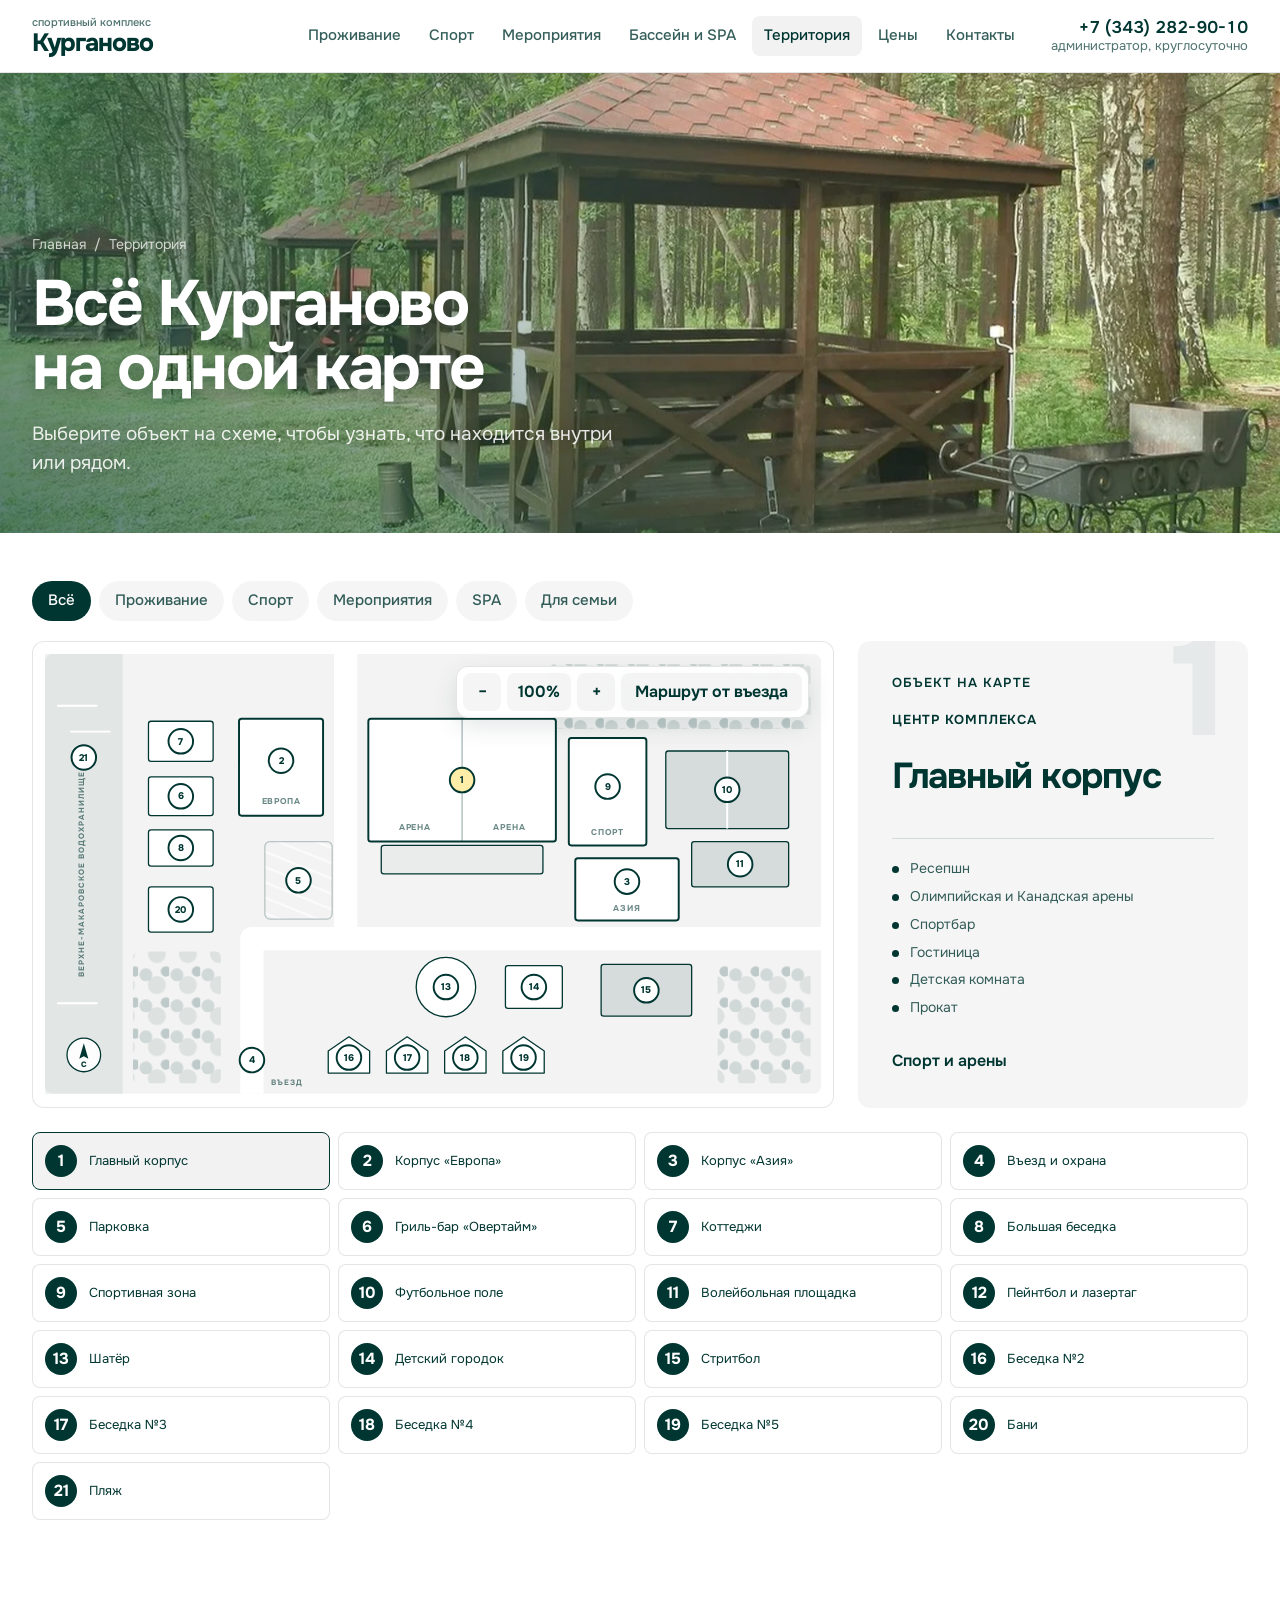
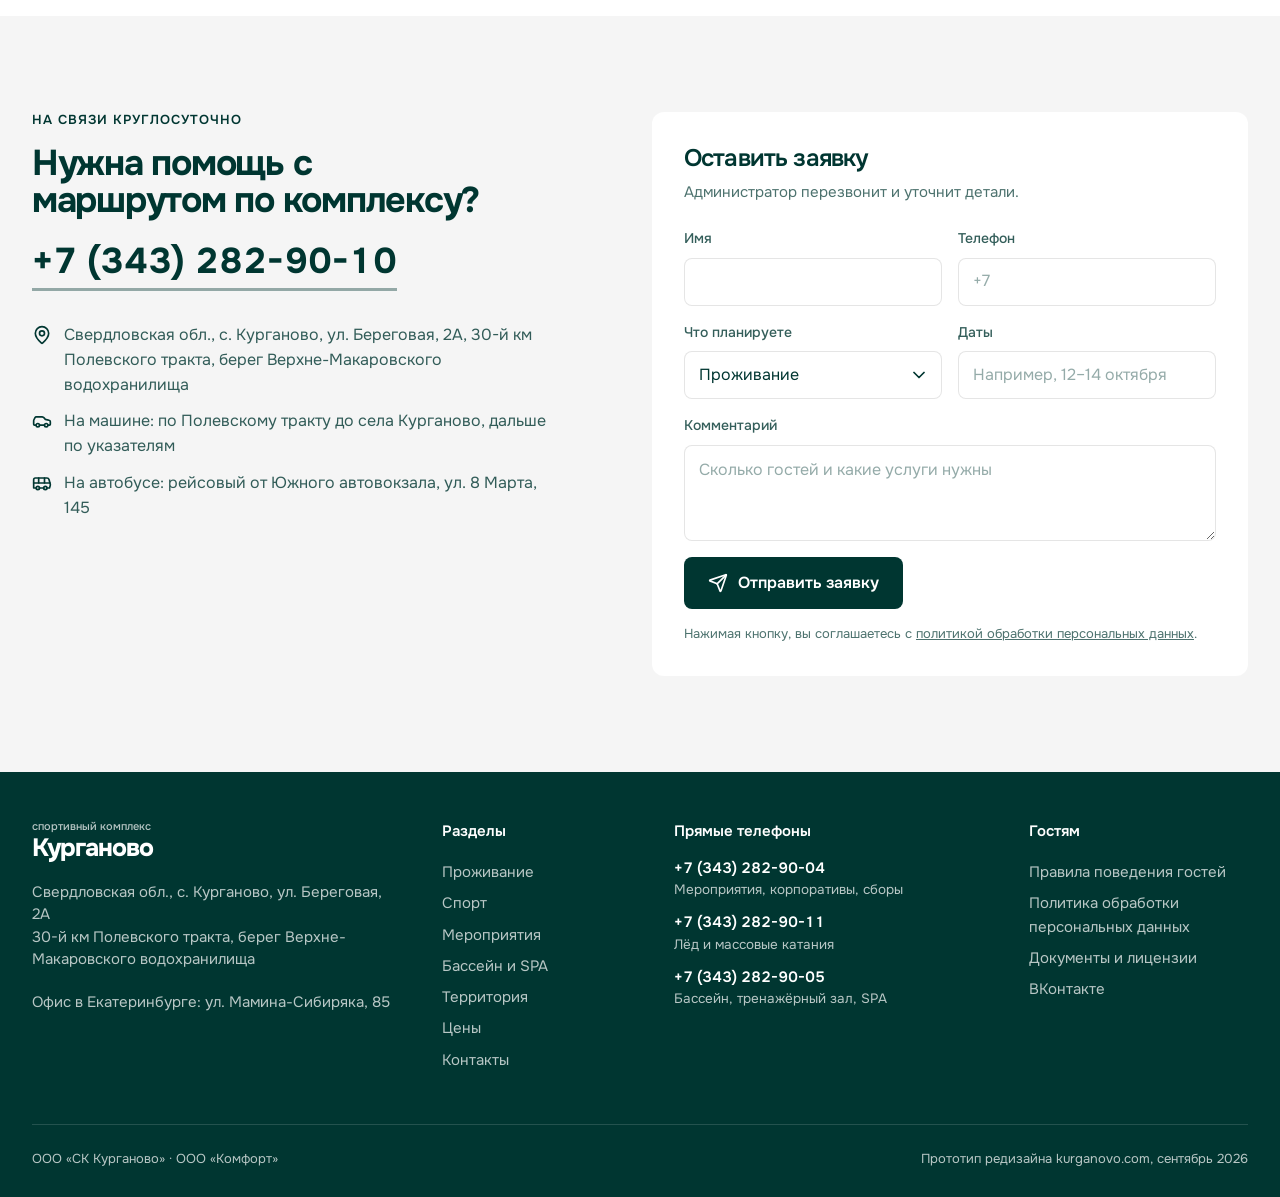
<file: territoriya.html>
<!doctype html>
<html lang="ru">
<head>
<meta charset="utf-8">
<meta name="viewport" content="width=device-width,initial-scale=1">
<title>Интерактивная карта территории – Курганово</title>
<meta name="description" content="Корпуса, спортивные зоны, бани, беседки и пляж на интерактивной схеме Курганово.">
<meta name="robots" content="noindex">
<meta property="og:type" content="website">
<meta property="og:site_name" content="Курганово">
<meta property="og:url" content="https://halitcan777.github.io/kurganovo-redesign/territoriya.html">
<meta property="og:title" content="Интерактивная карта территории – Курганово">
<meta property="og:description" content="Корпуса, спортивные зоны, бани, беседки и пляж на интерактивной схеме Курганово.">
<meta property="og:image" content="https://halitcan777.github.io/kurganovo-redesign/assets/img/og.jpg">
<meta name="theme-color" content="#003631">
<link rel="icon" href="data:,">
<link rel="preload" href="assets/fonts/onest-cyrillic.woff2" as="font" type="font/woff2" crossorigin>
<link rel="preload" as="image" href="assets/img/besedki.webp" imagesrcset="assets/img/besedki-900.webp 900w, assets/img/besedki.webp 1672w" imagesizes="100vw" fetchpriority="high">
<link rel="stylesheet" href="assets/site.css?v=mufjwzg5">
<script>document.documentElement.classList.add('js');if(/[?&]still/.test(location.search))document.documentElement.classList.add('still')</script>
</head>
<body>
<div class="progress" aria-hidden="true"></div>
<header class="hdr">
  <div class="wrap hdr-in">
    <a class="wordmark" href="index.html"><small>спортивный комплекс</small><b>Курганово</b></a>
    <nav class="nav" aria-label="Разделы"><a href="prozhivanie.html">Проживание</a><a href="sport.html">Спорт</a><a href="meropriyatiya.html">Мероприятия</a><a href="bassein.html">Бассейн и SPA</a><a href="territoriya.html" aria-current="page">Территория</a><a href="ceny.html">Цены</a><a href="kontakty.html">Контакты</a></nav>
    <a class="hdr-phone" href="tel:+73432829010"><span class="ph-long">+7 (343) 282-90-10</span><span class="ph-short">282-90-10</span><small>администратор, круглосуточно</small></a>
    <button class="burger" type="button" aria-label="Меню" aria-expanded="false" aria-controls="drawer"><svg class="ic i-menu" viewBox="0 0 24 24" aria-hidden="true"><line x1="4" x2="20" y1="12" y2="12" /> <line x1="4" x2="20" y1="6" y2="6" /> <line x1="4" x2="20" y1="18" y2="18" /></svg><svg class="ic i-x" viewBox="0 0 24 24" aria-hidden="true"><path d="M18 6 6 18" /> <path d="m6 6 12 12" /></svg></button>
  </div>
  <nav class="drawer" id="drawer" hidden aria-label="Меню"><a href="prozhivanie.html">Проживание</a><a href="sport.html">Спорт</a><a href="meropriyatiya.html">Мероприятия</a><a href="bassein.html">Бассейн и SPA</a><a href="territoriya.html" aria-current="page">Территория</a><a href="ceny.html">Цены</a><a href="kontakty.html">Контакты</a><a class="btn" href="tel:+73432829010"><svg class="ic" viewBox="0 0 24 24" aria-hidden="true"><path d="M22 16.92v3a2 2 0 0 1-2.18 2 19.79 19.79 0 0 1-8.63-3.07 19.5 19.5 0 0 1-6-6 19.79 19.79 0 0 1-3.07-8.67A2 2 0 0 1 4.11 2h3a2 2 0 0 1 2 1.72 12.84 12.84 0 0 0 .7 2.81 2 2 0 0 1-.45 2.11L8.09 9.91a16 16 0 0 0 6 6l1.27-1.27a2 2 0 0 1 2.11-.45 12.84 12.84 0 0 0 2.81.7A2 2 0 0 1 22 16.92z" /></svg>Позвонить: 282-90-10</a></nav>
</header>
<main>
<section class="phero" style="background-image:url([data-uri])">
  <img src="assets/img/besedki.webp" srcset="assets/img/besedki-900.webp 900w, assets/img/besedki.webp 1672w" sizes="100vw" alt="Беседки с мангалами на территории комплекса" class="hero-img" fetchpriority="high">
  <div class="wrap">
    <nav class="crumbs" aria-label="Навигация"><a href="index.html">Главная</a><span>/</span><span>Территория</span></nav>
    
    <h1>Всё Курганово на одной карте</h1>
    <p class="hero-lead">Выберите объект на схеме, чтобы узнать, что находится внутри или рядом.</p>
    
  </div>
</section>
<section class="sec map-page"><div class="wrap">
  <div class="map-filters" aria-label="Фильтры карты"><button class="chip" data-map-filter="all" aria-pressed="true">Всё</button><button class="chip" data-map-filter="stay">Проживание</button><button class="chip" data-map-filter="sport">Спорт</button><button class="chip" data-map-filter="event">Мероприятия</button><button class="chip" data-map-filter="spa">SPA</button><button class="chip" data-map-filter="family">Для семьи</button></div>
  <div class="tmap-layout" data-territory-map><div class="tmap-canvas"><div class="map-tools" aria-label="Управление картой"><button type="button" data-map-zoom="out" aria-label="Уменьшить">−</button><button type="button" data-map-zoom="reset" aria-label="Исходный масштаб">100%</button><button type="button" data-map-zoom="in" aria-label="Увеличить">+</button><button type="button" class="map-route-toggle" data-map-route-toggle aria-pressed="false">Маршрут от въезда</button></div><svg class="tmap-svg" viewBox="0 0 1200 680" role="img" aria-label="Схема территории спортивного комплекса Курганово">
  <defs><pattern id="trees" width="48" height="48" patternUnits="userSpaceOnUse"><circle cx="12" cy="16" r="10" fill="#003631" fill-opacity=".14"/><circle cx="29" cy="32" r="14" fill="#003631" fill-opacity=".09"/><circle cx="43" cy="11" r="8" fill="#003631" fill-opacity=".22"/></pattern><pattern id="parking" width="22" height="22" patternUnits="userSpaceOnUse" patternTransform="rotate(22)"><path d="M0 2h22" stroke="#fff" stroke-width="3" opacity=".75"/></pattern></defs>
  <rect width="1200" height="680" rx="12" fill="#f3f3f3"/>
  <rect width="120" height="680" fill="#003631" fill-opacity=".07"/><path d="M20 80h60M40 120h60M20 540h60" stroke="#fff" stroke-width="3" stroke-linecap="round"/>
  <rect x="780" y="16" width="404" height="100" rx="8" fill="url(#trees)"/><rect x="1040" y="480" width="144" height="184" rx="8" fill="url(#trees)"/><rect x="136" y="460" width="136" height="204" rx="8" fill="url(#trees)"/>
  <g class="map-roads"><path d="M320 680V440H1200"/><path d="M465 440V0"/></g>
  <rect class="map-parking" x="340" y="290" width="104" height="120" rx="8" fill="url(#parking)"/>
  <g class="map-buildings">
    <rect x="500" y="100" width="290" height="190" rx="4"/><path d="M645 100v190" class="div"/><rect class="admin" x="520" y="296" width="250" height="44" rx="4"/>
    <rect x="300" y="100" width="130" height="150" rx="4"/>
    <rect x="810" y="130" width="120" height="166" rx="4"/>
    <rect x="820" y="316" width="160" height="96" rx="4"/>
    <text x="572" y="272">АРЕНА</text><text x="718" y="272">АРЕНА</text><text x="365" y="232">ЕВРОПА</text><text x="870" y="280">СПОРТ</text><text x="900" y="398">АЗИЯ</text>
  </g>
  <g class="map-fields"><rect x="960" y="150" width="190" height="120" rx="4"/><rect x="1000" y="290" width="150" height="70" rx="4"/><rect x="860" y="480" width="140" height="80" rx="4"/><path d="M1055 150v120"/></g>
  <g class="map-small"><rect x="160" y="104" width="100" height="62" rx="4"/><rect x="160" y="190" width="100" height="60" rx="4"/><rect x="160" y="272" width="100" height="56" rx="4"/><rect x="160" y="360" width="100" height="70" rx="4"/><circle cx="620" cy="515" r="46"/><rect x="712" y="482" width="88" height="66" rx="4"/><path d="M438 648v-34l32-22 32 22v34z"/><path d="M528 648v-34l32-22 32 22v34z"/><path d="M618 648v-34l32-22 32 22v34z"/><path d="M708 648v-34l32-22 32 22v34z"/></g>
  <g class="map-labels" aria-hidden="true"><text x="60" y="340" transform="rotate(-90 60 340)" text-anchor="middle">ВЕРХНЕ-МАКАРОВСКОЕ ВОДОХРАНИЛИЩЕ</text><text x="1172" y="42" text-anchor="end">СОСНОВЫЙ ЛЕС</text><text x="350" y="666">ВЪЕЗД</text></g>
  <g class="map-compass" aria-hidden="true" transform="translate(60 620)"><circle r="26"/><path d="M0-18L7 6 0 2-7 6Z"/><text y="19">С</text></g>
  <path class="map-route" data-map-route d=""/>
  <g class="map-pin active" data-map-pin data-n="1" data-cat="stay sport food family" data-title="Главный корпус" data-meta="Центр комплекса" data-features="Ресепшн|Олимпийская и Канадская арены|Спортбар|Гостиница|Детская комната|Прокат" data-href="sport.html" data-link="Спорт и арены" data-x="645" data-y="195" transform="translate(645 195)" role="button" tabindex="0" aria-label="1. Главный корпус"><circle r="19"/><text y="1">1</text></g><g class="map-pin" data-map-pin data-n="2" data-cat="stay sport" data-title="Корпус «Европа»" data-meta="Проживание и фитнес" data-features="Номера разных категорий|Зал фитнеса|Бильярд|Корпус «Европа+»" data-href="prozhivanie.html" data-link="Выбрать номер" data-x="365" data-y="165" transform="translate(365 165)" role="button" tabindex="0" aria-label="2. Корпус «Европа»"><circle r="19"/><text y="1">2</text></g><g class="map-pin" data-map-pin data-n="3" data-cat="stay event food" data-title="Корпус «Азия»" data-meta="Проживание и деловые события" data-features="Гостиница|Столовая|Конференц-зал на 60 мест|Конференц-зал на 50 мест" data-href="meropriyatiya.html" data-link="Конференции и события" data-x="900" data-y="352" transform="translate(900 352)" role="button" tabindex="0" aria-label="3. Корпус «Азия»"><circle r="19"/><text y="1">3</text></g><g class="map-pin" data-map-pin data-n="4" data-cat="service" data-title="Въезд и охрана" data-meta="Начало маршрута" data-features="Пост охраны|Въезд к парковке|Пеший маршрут по территории" data-href="kontakty.html" data-link="Как добраться" data-x="320" data-y="628" transform="translate(320 628)" role="button" tabindex="0" aria-label="4. Въезд и охрана"><circle r="19"/><text y="1">4</text></g><g class="map-pin" data-map-pin data-n="5" data-cat="service" data-title="Парковка" data-meta="Рядом с главным корпусом" data-features="Легковые автомобили|Места для автобусов|Короткий путь до ресепшн" data-href="kontakty.html" data-link="Адрес и маршрут" data-x="392" data-y="350" transform="translate(392 350)" role="button" tabindex="0" aria-label="5. Парковка"><circle r="19"/><text y="1">5</text></g><g class="map-pin" data-map-pin data-n="6" data-cat="food event" data-title="Гриль-бар «Овертайм»" data-meta="Еда и банкеты" data-features="Гриль-меню|Зал до 40 гостей|Банкетное обслуживание|Бронь столов" data-href="meropriyatiya.html" data-link="Мероприятия и меню" data-x="210" data-y="220" transform="translate(210 220)" role="button" tabindex="0" aria-label="6. Гриль-бар «Овертайм»"><circle r="19"/><text y="1">6</text></g><g class="map-pin" data-map-pin data-n="7" data-cat="stay family" data-title="Коттеджи" data-meta="Отдых отдельной компанией" data-features="До 15 гостей|10–12 спальных мест|Три спальни|Мини-кухня|Терраса с мангалом" data-href="prozhivanie.html" data-link="Коттеджи и цены" data-x="210" data-y="135" transform="translate(210 135)" role="button" tabindex="0" aria-label="7. Коттеджи"><circle r="19"/><text y="1">7</text></g><g class="map-pin" data-map-pin data-n="8" data-cat="event family" data-title="Большая беседка" data-meta="Площадка до 50 гостей" data-features="До 50 гостей|Мебель|Освещение|Крытая площадка" data-href="meropriyatiya.html" data-link="Все площадки" data-x="210" data-y="300" transform="translate(210 300)" role="button" tabindex="0" aria-label="8. Большая беседка"><circle r="19"/><text y="1">8</text></g><g class="map-pin" data-map-pin data-n="9" data-cat="sport spa" data-title="Спортивная зона" data-meta="Бассейн, фитнес и SPA" data-features="Бассейн 25 м|Тренажёрный зал|Зал единоборств|Хоккейный тир|Велокласс|SPA-услуги" data-href="bassein.html" data-link="Бассейн и SPA" data-x="870" data-y="205" transform="translate(870 205)" role="button" tabindex="0" aria-label="9. Спортивная зона"><circle r="19"/><text y="1">9</text></g><g class="map-pin" data-map-pin data-n="10" data-cat="sport" data-title="Футбольное поле" data-meta="Открытая спортивная площадка" data-features="Искусственная трава|Размер 40 × 20 м|Почасовая аренда" data-href="sport.html" data-link="Спортивные площадки" data-x="1055" data-y="210" transform="translate(1055 210)" role="button" tabindex="0" aria-label="10. Футбольное поле"><circle r="19"/><text y="1">10</text></g><g class="map-pin" data-map-pin data-n="11" data-cat="sport" data-title="Волейбольная площадка" data-meta="Открытая спортивная площадка" data-features="Размер 18 × 9 м|Искусственное покрытие|Почасовая аренда" data-href="sport.html" data-link="Спортивные площадки" data-x="1075" data-y="325" transform="translate(1075 325)" role="button" tabindex="0" aria-label="11. Волейбольная площадка"><circle r="19"/><text y="1">11</text></g><g class="map-pin" data-map-pin data-n="12" data-cat="sport event" data-title="Пейнтбол и лазертаг" data-meta="Лесная игровая зона" data-features="Пейнтбол|Лазертаг|Командные сценарии|Лесная площадка" data-href="meropriyatiya.html" data-link="Программы для команд" data-x="900" data-y="66" transform="translate(900 66)" role="button" tabindex="0" aria-label="12. Пейнтбол и лазертаг"><circle r="19"/><text y="1">12</text></g><g class="map-pin" data-map-pin data-n="13" data-cat="event food" data-title="Шатёр" data-meta="Площадка до 100 гостей" data-features="До 100 гостей|Мебель|Бетонный пол|Банкетное обслуживание" data-href="meropriyatiya.html" data-link="Шатёр и другие площадки" data-x="620" data-y="515" transform="translate(620 515)" role="button" tabindex="0" aria-label="13. Шатёр"><circle r="19"/><text y="1">13</text></g><g class="map-pin" data-map-pin data-n="14" data-cat="family" data-title="Детский городок" data-meta="Игровая зона на улице" data-features="Горки|Игровые элементы|Уличная зона" data-href="meropriyatiya.html" data-link="Детские праздники" data-x="756" data-y="515" transform="translate(756 515)" role="button" tabindex="0" aria-label="14. Детский городок"><circle r="19"/><text y="1">14</text></g><g class="map-pin" data-map-pin data-n="15" data-cat="sport" data-title="Стритбол" data-meta="Открытая спортивная площадка" data-features="Площадка 30 × 30 м|Асфальтовое покрытие|Почасовая аренда" data-href="sport.html" data-link="Спортивные площадки" data-x="930" data-y="520" transform="translate(930 520)" role="button" tabindex="0" aria-label="15. Стритбол"><circle r="19"/><text y="1">15</text></g><g class="map-pin" data-map-pin data-n="16" data-cat="event family" data-title="Беседка №2" data-meta="Отдых у воды" data-features="До 10 гостей|Мангал|Освещение|Рядом с берегом" data-href="meropriyatiya.html" data-link="Беседки и цены" data-x="470" data-y="624" transform="translate(470 624)" role="button" tabindex="0" aria-label="16. Беседка №2"><circle r="19"/><text y="1">16</text></g><g class="map-pin" data-map-pin data-n="17" data-cat="event family" data-title="Беседка №3" data-meta="Отдых у воды" data-features="До 10 гостей|Мангал|Освещение|Рядом с берегом" data-href="meropriyatiya.html" data-link="Беседки и цены" data-x="560" data-y="624" transform="translate(560 624)" role="button" tabindex="0" aria-label="17. Беседка №3"><circle r="19"/><text y="1">17</text></g><g class="map-pin" data-map-pin data-n="18" data-cat="event family" data-title="Беседка №4" data-meta="Отдых у воды" data-features="До 10 гостей|Мангал|Освещение|Рядом с берегом" data-href="meropriyatiya.html" data-link="Беседки и цены" data-x="650" data-y="624" transform="translate(650 624)" role="button" tabindex="0" aria-label="18. Беседка №4"><circle r="19"/><text y="1">18</text></g><g class="map-pin" data-map-pin data-n="19" data-cat="event family" data-title="Беседка №5" data-meta="Отдых у воды" data-features="До 10 гостей|Мангал|Освещение|Рядом с берегом" data-href="meropriyatiya.html" data-link="Беседки и цены" data-x="740" data-y="624" transform="translate(740 624)" role="button" tabindex="0" aria-label="19. Беседка №5"><circle r="19"/><text y="1">19</text></g><g class="map-pin" data-map-pin data-n="20" data-cat="spa stay family" data-title="Бани" data-meta="Три отдельных дома" data-features="«Деревенька»|«Охотничья»|«Легенды хоккея»|Парные и зоны отдыха" data-href="prozhivanie.html" data-link="Бани и цены" data-x="210" data-y="395" transform="translate(210 395)" role="button" tabindex="0" aria-label="20. Бани"><circle r="19"/><text y="1">20</text></g><g class="map-pin" data-map-pin data-n="21" data-cat="family event" data-title="Пляж" data-meta="Берег водохранилища" data-features="Береговая зона|Вид на водохранилище|Рядом с лесом" data-href="meropriyatiya.html" data-link="Площадки у воды" data-x="60" data-y="160" transform="translate(60 160)" role="button" tabindex="0" aria-label="21. Пляж"><circle r="19"/><text y="1">21</text></g>
</svg></div><aside class="map-detail" aria-live="polite"><span class="map-detail-num">1</span><p class="kicker">Объект на карте</p><p class="map-detail-meta" data-map-meta>Центр комплекса</p><h2 data-map-title>Главный корпус</h2><p data-map-text>Здесь начинается знакомство с Курганово: ресепшн, две ледовые арены, зал игровых видов спорта и все основные сервисы.</p><ul class="map-detail-features" data-map-features><li>Ресепшн</li><li>Олимпийская и Канадская арены</li><li>Спортбар</li><li>Гостиница</li><li>Детская комната</li><li>Прокат</li></ul><a class="link" data-map-link href="sport.html">Спорт и арены</a></aside></div>
  <div class="map-index"><button data-map-list data-n="1"><b>1</b><span>Главный корпус</span></button><button data-map-list data-n="2"><b>2</b><span>Корпус «Европа»</span></button><button data-map-list data-n="3"><b>3</b><span>Корпус «Азия»</span></button><button data-map-list data-n="4"><b>4</b><span>Въезд и охрана</span></button><button data-map-list data-n="5"><b>5</b><span>Парковка</span></button><button data-map-list data-n="6"><b>6</b><span>Гриль-бар «Овертайм»</span></button><button data-map-list data-n="7"><b>7</b><span>Коттеджи</span></button><button data-map-list data-n="8"><b>8</b><span>Большая беседка</span></button><button data-map-list data-n="9"><b>9</b><span>Спортивная зона</span></button><button data-map-list data-n="10"><b>10</b><span>Футбольное поле</span></button><button data-map-list data-n="11"><b>11</b><span>Волейбольная площадка</span></button><button data-map-list data-n="12"><b>12</b><span>Пейнтбол и лазертаг</span></button><button data-map-list data-n="13"><b>13</b><span>Шатёр</span></button><button data-map-list data-n="14"><b>14</b><span>Детский городок</span></button><button data-map-list data-n="15"><b>15</b><span>Стритбол</span></button><button data-map-list data-n="16"><b>16</b><span>Беседка №2</span></button><button data-map-list data-n="17"><b>17</b><span>Беседка №3</span></button><button data-map-list data-n="18"><b>18</b><span>Беседка №4</span></button><button data-map-list data-n="19"><b>19</b><span>Беседка №5</span></button><button data-map-list data-n="20"><b>20</b><span>Бани</span></button><button data-map-list data-n="21"><b>21</b><span>Пляж</span></button></div>
</div></section><section class="sec cta" id="zayavka">
  <div class="wrap g">
    <div class="s6 rv">
      <p class="kicker">На связи круглосуточно</p>
      <h2>Нужна помощь с маршрутом по комплексу?</h2>
      <a class="cta-phone" href="tel:+73432829010">+7 (343) 282-90-10</a>
      
      <ul class="cta-list">
        <li><svg class="ic" viewBox="0 0 24 24" aria-hidden="true"><path d="M20 10c0 4.993-5.539 10.193-7.399 11.799a1 1 0 0 1-1.202 0C9.539 20.193 4 14.993 4 10a8 8 0 0 1 16 0" /> <circle cx="12" cy="10" r="3" /></svg><span>Свердловская обл., с. Курганово, ул. Береговая, 2А, 30-й км Полевского тракта, берег Верхне-Макаровского водохранилища</span></li>
        <li><svg class="ic" viewBox="0 0 24 24" aria-hidden="true"><path d="M19 17h2c.6 0 1-.4 1-1v-3c0-.9-.7-1.7-1.5-1.9C18.7 10.6 16 10 16 10s-1.3-1.4-2.2-2.3c-.5-.4-1.1-.7-1.8-.7H5c-.6 0-1.1.4-1.4.9l-1.4 2.9A3.7 3.7 0 0 0 2 12v4c0 .6.4 1 1 1h2" /> <circle cx="7" cy="17" r="2" /> <path d="M9 17h6" /> <circle cx="17" cy="17" r="2" /></svg><span>На машине: по Полевскому тракту до села Курганово, дальше по указателям</span></li>
        <li><svg class="ic" viewBox="0 0 24 24" aria-hidden="true"><path d="M8 6v6" /> <path d="M15 6v6" /> <path d="M2 12h19.6" /> <path d="M18 18h3s.5-1.7.8-2.8c.1-.4.2-.8.2-1.2 0-.4-.1-.8-.2-1.2l-1.4-5C20.1 6.8 19.1 6 18 6H4a2 2 0 0 0-2 2v10h3" /> <circle cx="7" cy="18" r="2" /> <path d="M9 18h5" /> <circle cx="16" cy="18" r="2" /></svg><span>На автобусе: рейсовый от Южного автовокзала, ул. 8 Марта, 145</span></li>
      </ul>
    </div>
    <div class="s6 rv"><form class="form" data-demo novalidate>
  <h3>Оставить заявку</h3>
  <p class="form-sub">Администратор перезвонит и уточнит детали.</p>
  <div class="row2"><label>Имя<input name="name" autocomplete="name"></label><label>Телефон<input name="phone" type="tel" autocomplete="tel" inputmode="tel" placeholder="+7"></label></div>
  <div class="row2"><label>Что планируете<select name="topic"><option>Проживание</option><option>Спорт и сборы</option><option>Мероприятие</option><option>Бассейн и фитнес</option><option>Другое</option></select></label><label>Даты<input name="date" placeholder="Например, 12–14 октября" autocomplete="off"></label></div>
  <label>Комментарий<textarea name="msg" placeholder="Сколько гостей и какие услуги нужны"></textarea></label>
  <button class="btn" type="submit"><svg class="ic" viewBox="0 0 24 24" aria-hidden="true"><path d="M14.536 21.686a.5.5 0 0 0 .937-.024l6.5-19a.496.496 0 0 0-.635-.635l-19 6.5a.5.5 0 0 0-.024.937l7.93 3.18a2 2 0 0 1 1.112 1.11z" /> <path d="m21.854 2.147-10.94 10.939" /></svg>Отправить заявку</button>
  <p class="consent">Нажимая кнопку, вы соглашаетесь с <a href="https://www.kurganovo.com/content/docs/documentation/Politika_personalnih_dannih/Politika_obrabotki_personalnih_dannih.pdf" target="_blank" rel="noopener">политикой обработки персональных данных</a>.</p>
</form></div>
  </div>
</section>
</main>
<footer class="ftr">
  <div class="wrap">
    <div class="ftr-main">
      <div><a class="wordmark" href="index.html"><small>спортивный комплекс</small><b>Курганово</b></a><p class="ftr-addr">Свердловская обл., с. Курганово, ул. Береговая, 2А<br>30-й км Полевского тракта, берег Верхне-Макаровского водохранилища</p><p class="ftr-addr">Офис в Екатеринбурге: ул. Мамина-Сибиряка, 85</p></div>
      <nav class="ftr-col" aria-label="Разделы сайта"><b>Разделы</b><a href="prozhivanie.html">Проживание</a><a href="sport.html">Спорт</a><a href="meropriyatiya.html">Мероприятия</a><a href="bassein.html">Бассейн и SPA</a><a href="territoriya.html">Территория</a><a href="ceny.html">Цены</a><a href="kontakty.html">Контакты</a></nav>
      <div><b>Прямые телефоны</b><div class="ftr-ph"><div><a href="tel:+73432829004">+7 (343) 282-90-04</a><span>Мероприятия, корпоративы, сборы</span></div><div><a href="tel:+73432829011">+7 (343) 282-90-11</a><span>Лёд и массовые катания</span></div><div><a href="tel:+73432829005">+7 (343) 282-90-05</a><span>Бассейн, тренажёрный зал, SPA</span></div></div></div>
      <div class="ftr-col"><b>Гостям</b><a href="https://www.kurganovo.com/content/docs/documentation/Informaziya_dlya_posetiteley/Pravila_povedeniya_gostey.pdf" target="_blank" rel="noopener">Правила поведения гостей</a><a href="https://www.kurganovo.com/content/docs/documentation/Politika_personalnih_dannih/Politika_obrabotki_personalnih_dannih.pdf" target="_blank" rel="noopener">Политика обработки персональных данных</a><a href="kontakty.html#dokumenty">Документы и лицензии</a><a href="https://vk.com/kurganovosk" target="_blank" rel="noopener">ВКонтакте</a></div>
    </div>
    <div class="ftr-bot"><span>ООО «СК Курганово» · ООО «Комфорт»</span><span>Прототип редизайна kurganovo.com, сентябрь 2026</span></div>
  </div>
</footer>
<div class="toast" role="status" aria-live="polite"></div>
<script src="assets/app.js?v=mufjwzg5" defer></script>
</body>
</html>
</file>
<file: assets/site.css>
/* Курганово – дизайн-система протипа */
@font-face{font-family:'Onest';font-style:normal;font-weight:400 800;font-display:swap;src:url(fonts/onest-cyrillic.woff2) format('woff2');unicode-range:U+0301,U+0400-045F,U+0490-0491,U+04B0-04B1,U+2116}
@font-face{font-family:'Onest';font-style:normal;font-weight:400 800;font-display:swap;src:url(fonts/onest-latin.woff2) format('woff2');unicode-range:U+0000-00FF,U+0131,U+0152-0153,U+02BB-02BC,U+02C6,U+02DA,U+02DC,U+0304,U+0308,U+0329,U+2000-206F,U+20AC,U+20BD,U+2122,U+2191,U+2193,U+2212,U+2215,U+FEFF,U+FFFD}
@font-face{font-family:'Fira Sans';font-style:normal;font-weight:400;font-display:swap;src:url(fonts/fira-sans-cyrillic-400-normal.woff2) format('woff2');unicode-range:U+0301,U+0400-045F,U+0490-0491,U+04B0-04B1,U+2116}
@font-face{font-family:'Fira Sans';font-style:normal;font-weight:400;font-display:swap;src:url(fonts/fira-sans-latin-400-normal.woff2) format('woff2');unicode-range:U+0000-00FF,U+0131,U+0152-0153,U+02BB-02BC,U+02C6,U+02DA,U+02DC,U+0304,U+0308,U+0329,U+2000-206F,U+20AC,U+20BD,U+2122,U+2191,U+2193,U+2212,U+2215,U+FEFF,U+FFFD}
@font-face{font-family:'Fira Sans';font-style:normal;font-weight:500;font-display:swap;src:url(fonts/fira-sans-cyrillic-500-normal.woff2) format('woff2');unicode-range:U+0301,U+0400-045F,U+0490-0491,U+04B0-04B1,U+2116}
@font-face{font-family:'Fira Sans';font-style:normal;font-weight:500;font-display:swap;src:url(fonts/fira-sans-latin-500-normal.woff2) format('woff2');unicode-range:U+0000-00FF,U+0131,U+0152-0153,U+02BB-02BC,U+02C6,U+02DA,U+02DC,U+0304,U+0308,U+0329,U+2000-206F,U+20AC,U+20BD,U+2122,U+2191,U+2193,U+2212,U+2215,U+FEFF,U+FFFD}
@font-face{font-family:'Fira Sans';font-style:normal;font-weight:600;font-display:swap;src:url(fonts/fira-sans-cyrillic-600-normal.woff2) format('woff2');unicode-range:U+0301,U+0400-045F,U+0490-0491,U+04B0-04B1,U+2116}
@font-face{font-family:'Fira Sans';font-style:normal;font-weight:600;font-display:swap;src:url(fonts/fira-sans-latin-600-normal.woff2) format('woff2');unicode-range:U+0000-00FF,U+0131,U+0152-0153,U+02BB-02BC,U+02C6,U+02DA,U+02DC,U+0304,U+0308,U+0329,U+2000-206F,U+20AC,U+20BD,U+2122,U+2191,U+2193,U+2212,U+2215,U+FEFF,U+FFFD}
@font-face{font-family:'Fira Sans Condensed';font-style:normal;font-weight:600;font-display:swap;src:url(fonts/fira-sans-condensed-cyrillic-600-normal.woff2) format('woff2');unicode-range:U+0301,U+0400-045F,U+0490-0491,U+04B0-04B1,U+2116}
@font-face{font-family:'Fira Sans Condensed';font-style:normal;font-weight:600;font-display:swap;src:url(fonts/fira-sans-condensed-latin-600-normal.woff2) format('woff2');unicode-range:U+0000-00FF,U+0131,U+0152-0153,U+02BB-02BC,U+02C6,U+02DA,U+02DC,U+0304,U+0308,U+0329,U+2000-206F,U+20AC,U+20BD,U+2122,U+2191,U+2193,U+2212,U+2215,U+FEFF,U+FFFD}
@font-face{font-family:'Fira Sans Condensed';font-style:normal;font-weight:700;font-display:swap;src:url(fonts/fira-sans-condensed-cyrillic-700-normal.woff2) format('woff2');unicode-range:U+0301,U+0400-045F,U+0490-0491,U+04B0-04B1,U+2116}
@font-face{font-family:'Fira Sans Condensed';font-style:normal;font-weight:700;font-display:swap;src:url(fonts/fira-sans-condensed-latin-700-normal.woff2) format('woff2');unicode-range:U+0000-00FF,U+0131,U+0152-0153,U+02BB-02BC,U+02C6,U+02DA,U+02DC,U+0304,U+0308,U+0329,U+2000-206F,U+20AC,U+20BD,U+2122,U+2191,U+2193,U+2212,U+2215,U+FEFF,U+FFFD}

:root{
  --brand:#003631; --brand-dk:#00241f; --brand-tint:rgba(0,0,0,.05);
  --navy:#003631; --navy2:#003631; --soft:rgba(0,0,0,.04); --cream:#ffeda8;
  --ink:#003631; --ink2:rgba(0,54,49,.8); --ink3:rgba(0,54,49,.7); --ink4:rgba(0,54,49,.42); --ink-inv:rgba(255,255,255,.75);
  --line:rgba(0,0,0,.1); --line-inv:rgba(255,255,255,.16); --bg:#fff; --bg2:rgba(0,0,0,.04);
  --accent:var(--cream);
  --r1:4px; --r2:8px; --r3:12px;
  --gut:24px; --maxw:1280px; --hdr:72px;
  --f-head:'Onest',system-ui,sans-serif;
  --f-body:'Onest',system-ui,-apple-system,'Segoe UI',Roboto,Arial,sans-serif;
}

*,*::before,*::after{box-sizing:border-box}
html{-webkit-text-size-adjust:100%;scroll-padding-top:calc(var(--hdr) + 24px)}
body{margin:0;background:var(--bg);color:var(--ink);font:400 16px/1.55 var(--f-body);-webkit-font-smoothing:antialiased;overflow-x:hidden}
img{max-width:100%;display:block}
a{color:inherit;text-decoration:none}
p,h1,h2,h3,ul,ol,figure{margin:0}
ul,ol{padding:0;list-style:none}
button,input,select,textarea{font:inherit;color:inherit}
button{cursor:pointer}
:focus-visible{outline:2px solid var(--brand);outline-offset:2px}
h1,h2,h3{font-family:var(--f-head);font-weight:700;letter-spacing:-.035em;text-wrap:balance}
h1{font-size:clamp(40px,5vw,64px);line-height:1}
h2{font-size:clamp(30px,3.2vw,44px);line-height:1.05}
h3{font-size:22px;line-height:1.2;font-weight:600}
.tnum,.num{font-variant-numeric:tabular-nums}
.wrap{max-width:var(--maxw);margin-inline:auto;padding-inline:32px}
.ic{width:20px;height:20px;flex-shrink:0;fill:none;stroke:currentColor;stroke-width:2;stroke-linecap:round;stroke-linejoin:round}
.kicker{font:600 13px/1.3 var(--f-body);letter-spacing:.08em;text-transform:uppercase;color:var(--brand);margin-bottom:16px}
.hero .kicker,.phero .kicker,.dark .kicker,.peak .kicker,.cta .kicker{color:var(--accent)}
.todo{color:var(--ink3);border-bottom:1px dashed currentColor;font-size:.94em}
.dark .todo{color:var(--ink-inv)}

/* графический акцент */
.progress{position:fixed;top:0;left:0;right:0;height:3px;z-index:90;transform-origin:0 50%;transform:scaleX(0);background:var(--brand)}

/* кнопки */
.btn{display:inline-flex;align-items:center;justify-content:center;gap:10px;min-height:52px;padding:0 24px;border:0;border-radius:var(--r2);background:var(--brand);color:#fff;font:600 16px/1.2 var(--f-body);transition:background-color .2s ease,color .2s ease;white-space:nowrap}
.btn:hover{background:var(--brand-dk)}
.btn-accent{background:var(--cream);color:var(--brand)} .btn-accent:hover{background:#fff3c7;color:var(--brand)}
.btn-light{background:#fff;color:var(--brand)} .btn-light:hover{background:var(--brand-tint)}
.btn-ghost{background:rgba(255,255,255,.12);color:#fff} .btn-ghost:hover{background:rgba(255,255,255,.22)}
.btn-tint{background:var(--brand-tint);color:var(--brand)} .btn-tint:hover{background:var(--brand);color:#fff}
.link{font-weight:600;color:var(--brand)} .link:hover{color:var(--brand-dk)}

/* шапка */
.proto{background:var(--navy);color:var(--ink-inv);font-size:13px;line-height:1.4;text-align:center;padding:6px 16px}
.hdr{position:sticky;top:0;z-index:50;background:#fff;border-bottom:1px solid var(--line)}
.hdr-in{display:flex;align-items:center;gap:24px;height:var(--hdr)}
.wordmark{display:flex;flex-direction:column;flex-shrink:0;line-height:1;color:#003631}.wordmark small{margin-bottom:3px;color:var(--ink3);font:500 11px/1.15 var(--f-body)}.wordmark b{color:#003631;font:750 25px/1 var(--f-head);letter-spacing:-.04em}
.nav{display:flex;gap:4px;margin-left:auto}
.nav a{padding:8px 12px;border-radius:var(--r2);font-size:15px;font-weight:500;color:var(--ink2);transition:background-color .2s ease}
.nav a:hover{background:var(--bg2);color:var(--ink)}
.nav a[aria-current]{background:var(--brand-tint);color:var(--brand)}
.hdr-phone{display:flex;flex-direction:column;align-items:flex-end;line-height:1.2;flex-shrink:0}
.hdr-phone span{font-size:17px;font-weight:600;font-variant-numeric:tabular-nums;white-space:nowrap}
.hdr-phone small{font-size:13px;color:var(--ink3)}
.hdr-phone .ph-short{display:none}
.hdr-phone:hover span{color:var(--brand)}
.burger{display:none;width:44px;height:44px;border:0;border-radius:var(--r2);background:var(--bg2);place-items:center;flex-shrink:0}
.burger .ic{width:22px;height:22px}
.burger .i-x,.burger[aria-expanded=true] .i-menu{display:none}
.burger[aria-expanded=true] .i-x{display:block}
.drawer{border-top:1px solid var(--line);background:#fff;padding:8px 16px 24px}
.drawer a{display:block;padding:14px 4px;font-size:18px;font-weight:500;border-bottom:1px solid var(--line)}
.drawer a[aria-current]{color:var(--brand)}
.drawer .btn{margin-top:20px;width:100%;border-bottom:0;color:#fff}
@media(max-width:1100px){.nav{display:none}.hdr-phone{margin-left:auto}.burger{display:grid}}
@media(min-width:1101px){.drawer{display:none!important}}
@media(max-width:480px){.hdr-in{gap:12px}.wordmark b{font-size:22px}.wordmark small{font-size:11px}.hdr-phone small{display:none}.hdr-phone span{font-size:16px}.hdr-phone .ph-long{display:none}.hdr-phone .ph-short{display:inline}}

/* секции и сетка */
.sec{padding-block:96px}
.sec-tight{padding-block:64px}
.bg2{background:var(--bg2)}
.dark{background:var(--navy);color:#fff}
.sec-head{max-width:780px;margin-bottom:48px}
.sec-head p{margin-top:16px;font-size:18px;color:var(--ink2);max-width:66ch}
.dark .sec-head p{color:var(--ink-inv)}
.g{display:grid;grid-template-columns:repeat(12,minmax(0,1fr));gap:var(--gut)}
.s2{grid-column:span 2}.s3{grid-column:span 3}.s4{grid-column:span 4}.s5{grid-column:span 5}.s6{grid-column:span 6}.s7{grid-column:span 7}.s8{grid-column:span 8}.s9{grid-column:span 9}.s12{grid-column:span 12}
.ph{position:relative;border-radius:var(--r3);overflow:hidden;background:var(--bg2)}
.ph img{width:100%;height:100%;object-fit:cover}
.ar43{aspect-ratio:4/3}.ar45{aspect-ratio:4/5}.ar32{aspect-ratio:3/2}.ar11{aspect-ratio:1/1}
.cap{margin-top:10px;font-size:14px;color:var(--ink3)}
.imgph{position:relative;display:flex;flex-direction:column;align-items:center;justify-content:center;gap:12px;padding:16px;background:var(--bg2);color:var(--ink3);font-size:14px;text-align:center}
.imgph::before{content:'';position:absolute;inset:0;background:repeating-linear-gradient(45deg,transparent 0 24px,rgba(0,54,49,.03) 24px 48px)}
.imgph span{position:relative}
.facts{display:grid;gap:12px;margin-top:24px}
.facts li{display:flex;gap:12px;align-items:flex-start}
.facts .ic{color:var(--brand);margin-top:2px}
.dark .facts .ic{color:var(--accent)}
.rv{transition:opacity .6s ease,transform .6s ease}
.js .rv{opacity:0;transform:translateY(16px)}
.js .rv.on{opacity:1;transform:none}

/* герой главной */
.hero,.phero{position:relative;display:flex;align-items:flex-end;overflow:hidden;background:var(--navy);color:#fff;isolation:isolate}
.hero{min-height:min(90vh,820px);align-items:center}
.phero{min-height:460px}
.hero-img{position:absolute;inset:0;width:100%;height:100%;object-fit:cover;z-index:-2;animation:kb 26s ease-out both}
@keyframes kb{from{transform:scale(1.08)}to{transform:scale(1)}}
.hero::after,.phero::after{content:'';position:absolute;inset:0;z-index:-1;background:linear-gradient(90deg,rgba(0,54,49,.55) 0%,rgba(0,54,49,.28) 40%,rgba(0,54,49,0) 66%),linear-gradient(0deg,rgba(0,54,49,.22) 0%,transparent 40%)}
.hero .wrap,.phero .wrap{position:relative;width:100%;z-index:1}
.hero .wrap{padding-block:72px}
.phero .wrap{padding-block:96px 56px}
.hero h1{max-width:760px}
.hero-panel{max-width:660px;padding:clamp(28px,3.6vw,48px);border:1px solid rgba(255,255,255,.14);border-radius:var(--r3);background:rgba(0,54,49,.72);-webkit-backdrop-filter:blur(8px);backdrop-filter:blur(8px)}
.hero-panel h1{font-size:clamp(40px,5vw,64px)}
.phero h1{max-width:820px}
.hero-lead{margin-top:20px;max-width:580px;font-size:19px;line-height:1.5;color:rgba(255,255,255,.88)}
.hero-cta{display:flex;flex-wrap:wrap;gap:12px;margin-top:32px}
.hero-link{display:inline-flex;align-items:center;min-height:52px;padding:0 12px;color:#fff;font-weight:600;border-bottom:1px solid rgba(255,255,255,.45)}
.hero-link:hover{border-color:var(--accent);color:var(--accent)}
.hero-facts{display:flex;flex-wrap:wrap;gap:24px 56px;margin-top:64px;padding-top:24px;border-top:1px solid var(--line-inv)}
.hero-facts b{display:flex;align-items:center;gap:8px;font:700 30px/1.1 var(--f-head);font-variant-numeric:tabular-nums}
.hero-facts b .ic{width:22px;height:22px;fill:var(--accent);stroke:var(--accent)}
.hero-facts small{display:block;margin-top:4px;font-size:14px;color:var(--ink-inv)}
.crumbs{display:flex;gap:8px;margin-bottom:16px;font-size:14px;color:var(--ink-inv)}
.crumbs a:hover{color:#fff}
.lhero{position:relative;overflow:hidden;background:var(--bg2);padding-block:72px 56px}
.lhero .crumbs{color:var(--ink3)} .lhero .crumbs a:hover{color:var(--ink)}
.lhero .hero-lead{color:var(--ink2)}

/* главная: направления */
.tiles{display:grid;grid-template-columns:repeat(4,minmax(0,1fr));gap:var(--gut)}
.tile{position:relative;display:flex;flex-direction:column;justify-content:flex-end;aspect-ratio:3/4;border-radius:var(--r3);overflow:hidden;color:#fff;isolation:isolate}
.tile img{position:absolute;inset:0;width:100%;height:100%;object-fit:cover;z-index:-2;transition:transform .4s ease}
.tile::before{content:'';position:absolute;inset:0;z-index:-1;background:linear-gradient(0deg,rgba(0,54,49,.92) 0%,rgba(0,54,49,.55) 45%,rgba(0,54,49,0) 75%)}
.tile:hover img{transform:scale(1.04)}
.tile-b{padding:24px}
.tile h3{font-size:30px;font-weight:700}
.tile p{margin-top:8px;font-size:15px;line-height:1.45;color:rgba(255,255,255,.88)}
.tile-price{display:inline-block;margin-top:16px;padding:6px 10px;border-radius:var(--r1);background:#fff;color:var(--ink);font-size:14px;font-weight:600}
@media(max-width:1100px){.tiles{grid-template-columns:repeat(2,minmax(0,1fr))}.tile{aspect-ratio:4/3}}
@media(max-width:600px){.tiles{grid-template-columns:1fr}.tile{aspect-ratio:4/3.4}}

/* пик */
.peak{position:relative;background:var(--navy);color:#fff;overflow:hidden}
.peak-g{align-items:center}
.peak-num{font:700 clamp(88px,12vw,160px)/.9 var(--f-head);letter-spacing:-.03em;font-variant-numeric:tabular-nums}
.peak-lead{margin-top:28px;max-width:520px;font-size:20px;line-height:1.5;color:var(--ink2)}
.stats{display:grid;grid-template-columns:repeat(4,minmax(0,1fr));gap:var(--gut);margin-top:72px;padding-top:32px;border-top:1px solid var(--line-inv)}
.stats b{display:block;font:700 48px/1 var(--f-head);font-variant-numeric:tabular-nums}
.stats small{display:block;margin-top:10px;font-size:15px;color:var(--ink-inv)}
@media(max-width:900px){.stats{grid-template-columns:repeat(2,minmax(0,1fr));gap:32px var(--gut)}}

/* карточки */
.card{display:flex;flex-direction:column;padding:32px;border:1px solid var(--line);border-radius:var(--r3);background:#fff}
.bg2 .card{background:#fff}
.card h3{font-size:26px}
.card > p{margin-top:12px;color:var(--ink2)}
.plist{margin-top:20px}
.plist li{display:flex;justify-content:space-between;align-items:baseline;gap:16px;padding-block:12px;border-top:1px solid var(--line);font-size:15px}
.plist li span:first-child{color:var(--ink2)}
.plist li span:last-child{flex-shrink:0;font-weight:600;text-align:right;white-space:nowrap;font-variant-numeric:tabular-nums}
.card .link{margin-top:auto;padding-top:24px}
.note{margin-top:24px;font-size:14px;color:var(--ink3)}

/* отзывы */
.rating{align-items:center}
.rate-num{font:700 96px/.9 var(--f-head);color:var(--brand);letter-spacing:-.02em}
.stars{display:flex;gap:4px;margin-top:16px}
.stars .ic{width:26px;height:26px;fill:var(--brand);stroke:var(--brand)}
.rate-lead{margin-top:20px;font-size:20px;line-height:1.45}
.rating p + p{margin-top:12px;color:var(--ink2)}
.rating .btn{margin-top:28px}
.collage{display:grid;grid-template-columns:repeat(7,minmax(0,1fr));grid-template-rows:repeat(6,minmax(0,1fr));gap:var(--gut);aspect-ratio:7/5.4}
.collage .c1{grid-column:1/6;grid-row:1/6}
.collage .c2{grid-column:4/8;grid-row:3/7;outline:8px solid #fff}

/* план */
.map-preview{position:relative;display:block;padding:14px;border:1px solid var(--line);border-radius:var(--r3);background:#fff}
.map-preview .btn{position:absolute;right:36px;bottom:36px}
.tmap-svg{display:block;width:100%;height:auto;font-family:var(--f-body)}
.map-roads path{fill:none;stroke:#fff;stroke-width:36;stroke-linecap:butt;stroke-linejoin:round}
.map-parking{stroke:rgba(0,54,49,.25);stroke-width:2}
.map-buildings path{fill:none;stroke:#003631;stroke-width:2;stroke-opacity:.35}
.map-buildings rect{fill:#fff;stroke:#003631;stroke-width:3}.map-buildings .admin{fill:#e9eceb;stroke-width:2}
.map-buildings text{fill:rgba(0,54,49,.6);font-size:13px;font-weight:700;letter-spacing:.1em;text-anchor:middle;pointer-events:none}
.map-fields rect{fill:rgba(0,54,49,.12);stroke:#003631;stroke-width:2}
.map-fields path{fill:none;stroke:#fff;stroke-width:3}
.map-small rect,.map-small path,.map-small circle{fill:#fff;stroke:#003631;stroke-width:2;stroke-linejoin:round}
.map-pin{cursor:pointer;transition:opacity .2s ease,transform .2s ease}
.map-pin circle{fill:#fff;stroke:#003631;stroke-width:3;transition:fill .2s ease,stroke .2s ease}
.map-pin text{fill:#003631;font-size:15px;font-weight:750;text-anchor:middle;dominant-baseline:middle;pointer-events:none}
.map-pin:hover circle,.map-pin:focus circle,.map-pin.active circle{fill:var(--accent);stroke:var(--navy)}
.map-pin.dim{opacity:.16;pointer-events:none}
.map-page{padding-top:48px}
.map-filters{display:flex;flex-wrap:wrap;gap:8px;margin-bottom:20px}
.tmap-layout{display:grid;grid-template-columns:minmax(0,1fr) 340px;gap:24px;align-items:stretch}
.tmap-canvas{overflow:hidden;padding:12px;border:1px solid var(--line);border-radius:var(--r3);background:#fff}
.map-detail{position:relative;display:flex;flex-direction:column;min-height:100%;padding:34px;border-radius:var(--r3);background:var(--navy);color:#fff;overflow:hidden}
.map-detail-num{position:absolute;right:20px;top:-22px;color:rgba(255,255,255,.08);font:800 140px/1 var(--f-head)}
.map-detail .kicker{position:relative;color:var(--accent)}
.map-detail h2{position:relative;margin-top:28px;font-size:36px}
.map-detail>p:not(.kicker){position:relative;margin-top:18px;color:var(--ink-inv)}
.map-detail .link{position:relative;margin-top:auto;padding-top:32px;color:var(--accent)}
.map-index{display:grid;grid-template-columns:repeat(4,minmax(0,1fr));gap:8px;margin-top:24px}
.map-index button{display:flex;align-items:center;gap:12px;padding:12px;border:1px solid var(--line);border-radius:var(--r2);background:#fff;text-align:left;transition:border-color .2s ease,background .2s ease}
.map-index button:hover,.map-index button.active{border-color:var(--brand);background:var(--brand-tint)}
.map-index b{display:grid;place-items:center;flex:0 0 32px;height:32px;border-radius:50%;background:var(--navy);color:#fff}
.map-index span{font-size:13px;line-height:1.25}
.legend{display:grid;grid-template-columns:1fr 1fr;gap:28px var(--gut)}
.legend h3{font-size:18px;margin-bottom:10px}
.legend li{display:flex;gap:10px;align-items:flex-start;padding-block:5px;font-size:14.5px;line-height:1.4;color:var(--ink2)}
.legend i{flex-shrink:0;min-width:28px;height:24px;padding-inline:4px;border-radius:var(--r1);background:var(--brand-tint);color:var(--brand);font:600 13px/24px var(--f-body);font-style:normal;text-align:center;font-variant-numeric:tabular-nums}

/* навигатор территории */
.tmap-svg{transform-origin:center;transition:transform .25s ease}
.map-labels text{fill:rgba(0,54,49,.6);font-size:12px;font-weight:700;letter-spacing:.13em}.map-labels path{fill:none;stroke:rgba(0,54,49,.6);stroke-width:3;stroke-linecap:round}.map-compass circle{fill:rgba(255,255,255,.92);stroke:#003631;stroke-width:2}.map-compass path{fill:#003631}.map-compass text{fill:#003631;font-size:12px;font-weight:800;text-anchor:middle}.map-route{fill:none;stroke:#003631;stroke-width:9;stroke-linecap:round;stroke-linejoin:round;stroke-dasharray:13 13;filter:drop-shadow(0 2px 2px rgba(0,54,49,.35));opacity:0;pointer-events:none}.map-route.on{opacity:1;animation:routeMove 1.1s linear infinite}@keyframes routeMove{to{stroke-dashoffset:-26}}
.tmap-layout{grid-template-columns:minmax(0,1fr) 390px}.tmap-canvas{position:relative;overflow:auto}.map-tools{position:absolute;z-index:4;top:24px;right:24px;display:flex;gap:6px;padding:6px;border:1px solid var(--line);border-radius:12px;background:rgba(255,255,255,.94);box-shadow:0 8px 25px rgba(0,54,49,.12);backdrop-filter:blur(8px)}.map-tools button{min-width:38px;height:38px;padding:0 11px;border:0;border-radius:8px;background:var(--bg2);font-weight:650}.map-tools button:hover,.map-tools button[aria-pressed=true]{background:var(--navy);color:#fff}.map-tools .map-route-toggle{padding-inline:14px}
.map-detail .map-detail-meta{position:relative;margin-top:2px!important;color:#fff!important;font-size:13px;font-weight:650;letter-spacing:.06em;text-transform:uppercase}.map-detail-features{position:relative;display:grid;gap:9px;margin-top:24px;padding-top:20px;border-top:1px solid var(--line-inv)}.map-detail-features li{position:relative;padding-left:18px;color:var(--ink2);font-size:14px;line-height:1.35}.map-detail-features li::before{content:'';position:absolute;left:0;top:.5em;width:7px;height:7px;border-radius:50%;background:var(--accent)}

/* клиенты */
.marquee{overflow:hidden;-webkit-mask-image:linear-gradient(90deg,transparent,#000 8%,#000 92%,transparent);mask-image:linear-gradient(90deg,transparent,#000 8%,#000 92%,transparent)}
.marquee-track{display:flex;gap:0;width:max-content;animation:mq 48s linear infinite}
.marquee-track span{display:flex;align-items:center;font:600 22px/1.2 var(--f-head);color:var(--ink);white-space:nowrap}.marquee-track span::after{content:'';width:6px;height:6px;margin:0 32px;border-radius:50%;background:var(--cream);box-shadow:0 0 0 1px rgba(0,54,49,.25)}
.marquee:hover .marquee-track{animation-play-state:paused}
@keyframes mq{to{transform:translateX(-50%)}}

/* заявка */
.cta{position:relative;background:var(--navy);color:#fff;overflow:hidden}
.cta::after{display:none}
.cta .wrap{position:relative;z-index:1;align-items:start}
.cta h2{max-width:520px;font-size:clamp(28px,2.8vw,38px)}
.cta-phone{display:inline-block;margin-top:24px;font:700 clamp(28px,2.8vw,38px)/1 var(--f-head);font-variant-numeric:tabular-nums;white-space:nowrap;border-bottom:3px solid rgba(255,255,255,.35);padding-bottom:8px}
.cta-list{display:grid;gap:12px;margin-top:32px;max-width:520px;color:var(--ink2)}
.cta-list li{display:flex;gap:12px;align-items:flex-start}
.cta-list .ic{margin-top:2px;color:var(--accent)}
.form{display:grid;gap:16px;padding:32px;border-radius:var(--r3);background:#fff;color:var(--ink)}
.form h3{font-size:24px}
.form-sub{margin:-8px 0 8px;color:var(--ink3);font-size:15px}
.row2{display:grid;grid-template-columns:1fr 1fr;gap:16px}
.form label{display:grid;gap:8px;font-size:14px;font-weight:500;color:var(--ink2)}
.form input,.form select,.form textarea{width:100%;min-height:48px;padding:0 14px;-webkit-appearance:none;appearance:none;border:1px solid var(--line);border-radius:var(--r2);background:#fff;font-size:16px;font-weight:400;color:var(--ink)}
.form textarea{min-height:96px;padding:12px 14px;resize:vertical}
.form input:focus,.form select:focus,.form textarea:focus{outline:2px solid var(--brand);outline-offset:-1px;border-color:var(--brand)}
.form .btn{justify-self:start}
.consent{font-size:13px;line-height:1.45;color:var(--ink3)}
.consent a{text-decoration:underline}
.toast{position:fixed;left:50%;bottom:24px;z-index:95;max-width:calc(100% - 32px);padding:14px 20px;border-radius:var(--r2);background:var(--ink);color:#fff;font-size:15px;box-shadow:0 8px 28px rgba(0,0,0,.22);opacity:0;transform:translate(-50%,16px);transition:opacity .25s ease,transform .25s ease;pointer-events:none}
.toast.on{opacity:1;transform:translate(-50%,0)}

/* подвал */
.ftr{--ink-inv:rgba(255,255,255,.72);--line-inv:rgba(255,255,255,.14);background:var(--brand);color:var(--ink-inv);padding-block:0 28px;font-size:15px}
.ftr-top{display:grid;grid-template-columns:minmax(0,1.35fr) minmax(280px,.65fr);gap:32px;align-items:center;padding-block:38px;border-bottom:1px solid var(--line-inv)}
.ftr-top h2{max-width:700px;color:#fff;font-size:clamp(28px,3vw,42px)}
.ftr-top p{margin-top:8px;max-width:640px}
.ftr-call{justify-self:end;text-align:right}
.ftr-call a{display:block;color:#fff;font:700 clamp(28px,3.2vw,42px)/1 var(--f-head);font-variant-numeric:tabular-nums}
.ftr-call span{display:block;margin-top:7px;font-size:13px}
.ftr-main{display:grid;grid-template-columns:1.35fr .7fr 1.15fr .8fr;gap:40px;padding-block:48px 8px}
.ftr .wordmark{width:max-content}.ftr .wordmark small{color:var(--ink-inv)}.ftr .wordmark b{margin:0;color:#fff;font:750 25px/1 var(--f-head)}
.ftr b{display:block;margin-bottom:14px;color:#fff;font-weight:600}
.ftr-col a{display:block;padding-block:4px}
.ftr-col a:hover{color:#fff}
.ftr-ph{display:grid;gap:10px}
.ftr-ph a{display:block;color:#fff;font-weight:600;font-variant-numeric:tabular-nums}
.ftr-ph span{display:block;font-size:13.5px}
.ftr-addr{margin-top:20px;line-height:1.5}
.ftr-bot{display:grid;grid-template-columns:1fr auto;align-items:end;gap:8px 24px;margin-top:40px;padding-top:24px;border-top:1px solid var(--line-inv);font-size:13px}
.ftr-bot span:last-child{text-align:right}

/* проживание */
.filters{display:grid;gap:12px}
.chips{display:flex;flex-wrap:wrap;gap:8px}
.chip{min-height:40px;padding:0 16px;border:0;border-radius:999px;background:var(--bg2);color:var(--ink2);font-size:15px;font-weight:500;transition:background-color .2s ease}
.chip:hover{background:rgba(0,0,0,.08)}
.chip[aria-pressed=true]{background:var(--brand);color:#fff}
.found{margin-top:24px;font-size:14px;color:var(--ink3)}
.found b{color:var(--ink);font-variant-numeric:tabular-nums}
.rooms{margin-top:12px;border-top:1px solid var(--line)}
.room{display:grid;grid-template-columns:minmax(0,1fr) 200px;gap:24px;align-items:center;padding-block:20px;border-bottom:1px solid var(--line)}
.room[hidden]{display:none}
.room-main b{font:600 22px/1.2 var(--f-head)}
.room-meta{display:block;margin-top:4px;font-size:14px;color:var(--ink3)}
.room-main p{margin-top:6px;font-size:15px;color:var(--ink2)}
.room-price{text-align:right}
.room-price b{display:block;font:700 26px/1.1 var(--f-head);font-variant-numeric:tabular-nums}
.room-price small{display:block;font-size:13px;color:var(--ink3)}
.rooms-empty{padding-block:24px;color:var(--ink2)}
.gal{margin-top:48px}
.big-price{margin-top:16px;font:700 36px/1 var(--f-head);font-variant-numeric:tabular-nums}
.big-price small{font:400 16px var(--f-body);color:var(--ink-inv)}
.dark .btn{margin-top:32px}
.bcard .ph{margin-bottom:20px}
.bcard p{margin-top:8px;color:var(--ink2)}
.bcard .plist{margin-top:16px}
.services{display:grid;grid-template-columns:repeat(4,minmax(0,1fr));gap:var(--gut)}
.services b{display:block;font:700 30px/1.1 var(--f-head);font-variant-numeric:tabular-nums}
.services span{display:block;margin-top:6px;color:var(--ink2);font-size:15px}
@media(max-width:900px){.services{grid-template-columns:repeat(2,minmax(0,1fr))}}

/* спорт */
.acard h3{margin-top:20px;font-size:28px}
.acard .cap-num{margin-top:4px;font:600 18px var(--f-head);color:var(--brand)}
.acard p{margin-top:10px;color:var(--ink2)}
.tcap{margin-top:40px;margin-bottom:8px;font-size:20px}
.feats{display:grid;grid-template-columns:repeat(3,minmax(0,1fr));gap:40px var(--gut)}
.feat .ic{box-sizing:content-box;width:24px;height:24px;padding:12px;border-radius:var(--r2);background:var(--brand);color:#fff;stroke-width:1.75}
.feat h3{margin-top:16px;font-size:24px}
.feat p{margin-top:8px;color:var(--ink-inv)}
.feat-cta{display:flex;flex-wrap:wrap;align-items:center;justify-content:space-between;gap:16px 32px;margin-top:56px;padding-top:32px;border-top:1px solid var(--line-inv)}
.feat-cta p{font-size:18px;max-width:560px}
.feat-cta .btn{margin-top:0}
@media(max-width:900px){.feats{grid-template-columns:repeat(2,minmax(0,1fr))}}
.card .price-line{margin-top:16px;font-weight:600;font-variant-numeric:tabular-nums}
.card .todo{display:inline-block;margin-top:16px}

/* мероприятия */
.ladder li{display:grid;grid-template-columns:150px minmax(0,1fr) 240px;gap:24px;align-items:center;padding-block:22px;border-top:1px solid var(--line)}
.lad-num{white-space:nowrap;font:700 52px/1 var(--f-head);color:var(--brand);font-variant-numeric:tabular-nums}
.lad-num small{display:block;margin-top:4px;font:400 13px var(--f-body);color:var(--ink3)}
.lad-name b{font:600 22px/1.2 var(--f-head)}
.lad-name span{display:block;margin-top:2px;font-size:14.5px;color:var(--ink2)}
.lad-bar{height:6px;margin-top:14px;border-radius:var(--r1);background:var(--bg2);overflow:hidden}
.lad-bar i{display:block;height:100%;width:var(--w);border-radius:var(--r1);background:var(--brand);transform-origin:0 50%;transition:transform .9s ease .15s}
.js .rv .lad-bar i{transform:scaleX(0)}
.js .rv.on .lad-bar i{transform:scaleX(1)}
.lad-price{text-align:right;font-weight:600;font-variant-numeric:tabular-nums}
.lad-price small{display:block;font-weight:400;font-size:13px;color:var(--ink3)}
.ladder li.lad-top{margin-top:16px;padding:28px;border:0;border-radius:var(--r3);background:var(--navy);color:#fff}
.lad-top .lad-num{color:#fff;font-size:48px}
.lad-top .lad-num small,.lad-top .lad-price small{color:var(--ink-inv)}
.lad-top .lad-name span{color:var(--ink-inv)}
.lad-top .lad-bar{background:rgba(255,255,255,.12)}
.lad-top .lad-bar i{background:var(--accent)}
.fcard{display:flex;flex-direction:column;border:1px solid var(--line);border-radius:var(--r3);overflow:hidden;background:#fff}
.fcard .ph{border-radius:0}
.fcard-b{display:flex;flex-direction:column;flex:1;padding:28px}
.fcard h3{font-size:26px}
.fcard p{margin-top:10px;color:var(--ink2)}
.fcard .plist{margin-top:16px}
.gallery{display:grid;grid-template-columns:repeat(3,minmax(0,1fr));gap:var(--gut)}
.gallery figure .ph{aspect-ratio:3/2}
@media(max-width:900px){.gallery{grid-template-columns:repeat(2,minmax(0,1fr))}}

/* цены */
.pblock{padding-block:40px;border-top:1px solid var(--line);scroll-margin-top:calc(var(--hdr) + 16px)}
.pblock:first-child{padding-top:0;border-top:0}
.pblock h2{font-size:34px}
.pblock h3.ptitle{font-size:28px}
.event-price-groups{display:grid;gap:24px}.event-price-groups .pblock{padding:32px;border:1px solid var(--line);border-radius:var(--r3);background:#fff}.event-price-groups .pblock:first-child{padding-top:32px;border-top:1px solid var(--line)}.event-price-groups .tcap{margin-top:34px;padding-top:26px;border-top:1px solid var(--line)}.event-price-groups .tcap:first-of-type{margin-top:28px}
.pnote{margin-top:10px;max-width:70ch;color:var(--ink2)}
.twrap{margin-top:16px}
.ptable{width:100%;border-collapse:collapse;font-size:15px}
.ptable th{padding:10px 12px;border-bottom:1px solid var(--line);text-align:left;font-size:13.5px;font-weight:500;color:var(--ink3)}
.ptable td{padding:13px 12px;border-bottom:1px solid var(--line);vertical-align:top}
.ptable th:first-child,.ptable td:first-child{padding-left:0}
.ptable th:last-child,.ptable td:last-child{padding-right:0}
.ptable td:first-child{font-weight:500}
.ptable .num{text-align:right;white-space:nowrap;font-variant-numeric:tabular-nums}
.ptable td.num{font-weight:600}
.pnav{position:sticky;top:calc(var(--hdr) + 24px);align-self:start}
.pnav p{margin:20px 0 6px;padding-left:12px;font-size:13px;font-weight:600;letter-spacing:.06em;text-transform:uppercase;color:var(--ink4)}
.pnav p:first-child{margin-top:0}
.pnav a{display:block;padding:7px 12px;border-radius:var(--r2);font-size:15px;color:var(--ink2);transition:background-color .2s ease}
.pnav a:hover{background:var(--bg2)}
.pnav a.on{background:var(--brand-tint);color:var(--brand);font-weight:500}
.validity{display:flex;gap:12px;align-items:flex-start;margin-top:28px;padding:16px 20px;border-radius:var(--r2);background:var(--cream);color:var(--ink2);max-width:760px}
.validity .ic{color:var(--brand);margin-top:2px}

/* бассейн */
.status{margin-bottom:20px;font-size:17px;color:var(--ink2)}
.status b{color:var(--ink)}
.sessions{display:grid;grid-template-columns:repeat(auto-fill,minmax(104px,1fr));gap:8px}
.ses{padding:12px 14px;border-radius:var(--r2);background:var(--bg2);font-variant-numeric:tabular-nums;transition:background-color .2s ease}
.ses b{display:block;font:600 20px/1.1 var(--f-head)}
.ses small{display:block;margin-top:2px;font-size:13px;color:var(--ink3)}
.ses.past{opacity:.42}
.ses.now{background:var(--brand-tint)}
.ses.now small{color:var(--brand)}
.ses.next{background:var(--brand);color:#fff}
.ses.next small{color:rgba(255,255,255,.8)}
.infocard{padding:32px;border-radius:var(--r3);background:var(--bg2)}
.infocard h3{font-size:24px}

/* контакты */
.callcard{padding:32px;border-radius:var(--r3);background:var(--bg2);color:var(--ink)}
.callcard p{color:var(--ink2)}
.callcard .cta-phone{margin-top:12px;font-size:clamp(26px,2.6vw,36px);border-bottom-color:rgba(0,54,49,.4)}
.callcard .btn{margin-top:28px}
.phones{margin-top:32px}
.phones li{display:grid;grid-template-columns:minmax(0,1fr) auto;gap:4px 16px;padding-block:14px;border-top:1px solid var(--line)}
.phones li span{color:var(--ink2)}
.phones li a{font-weight:600;font-variant-numeric:tabular-nums;white-space:nowrap}
.phones li a:hover{color:var(--brand)}
.phones li small{grid-column:1/-1;font-size:13px;color:var(--ink3)}
.map{aspect-ratio:4/3;border-radius:var(--r3);overflow:hidden;background:var(--bg2)}
.map iframe{display:block;width:100%;height:100%;border:0}
.docs li a{display:flex;gap:12px;align-items:center;padding-block:14px;border-top:1px solid var(--line)}
.docs li a:hover{color:var(--brand)}
.docs .ic{color:var(--brand)}

/* адаптив */
@media(max-width:1100px){
  .ladder li{grid-template-columns:120px minmax(0,1fr) 200px}
}
@media(max-width:900px){
  .sec{padding-block:72px}
  .g>.s3,.g>.s4{grid-column:span 6}
  .g>.s2,.g>.s5,.g>.s6,.g>.s7,.g>.s8,.g>.s9{grid-column:span 12}
  .pnav{position:sticky;top:var(--hdr);z-index:30;display:flex;gap:6px;margin-inline:-32px;padding:10px 32px;overflow-x:auto;background:#fff;border-bottom:1px solid var(--line);scrollbar-width:none}
  .pnav::-webkit-scrollbar{display:none}
  .pnav p{display:none}
  .pnav a{flex-shrink:0;white-space:nowrap;background:var(--bg2)}
  .ladder li{grid-template-columns:100px minmax(0,1fr)}
  .lad-price{grid-column:2;text-align:left}
  .collage{aspect-ratio:7/5.6}
  .ftr-top{grid-template-columns:1fr}.ftr-call{justify-self:start;text-align:left}
  .ftr-main{grid-template-columns:1fr 1fr}
  .tmap-layout{grid-template-columns:1fr}.map-detail{min-height:300px}
  .map-index{grid-template-columns:repeat(3,minmax(0,1fr))}
}
@media(max-width:680px){
  .wrap{padding-inline:20px}
  .sec{padding-block:56px}
  .sec-tight{padding-block:48px}
  .sec-head{margin-bottom:32px}
  .g{grid-template-columns:minmax(0,1fr)}
  .g>*{grid-column:auto!important}
  .hero .wrap{padding-block:32px}
  .hero::after,.phero::after{background:linear-gradient(0deg,rgba(0,54,49,.72) 0%,rgba(0,54,49,.45) 55%,rgba(0,54,49,.12) 100%)}
  .hero-lead{font-size:17px}
  .hero-cta .btn{flex:1 1 100%}
  .hero-facts{gap:20px 32px;margin-top:40px}
  .hero-facts b{font-size:26px}
  .phero{min-height:400px}
  .phero .wrap{padding-block:72px 40px}
  .peak-lead{font-size:18px}
  .stats b{font-size:40px}
  .card,.form,.callcard,.infocard{padding:24px}
  .row2{grid-template-columns:1fr}
  .form .btn{justify-self:stretch}
  .legend{grid-template-columns:1fr}
  .chip{min-height:44px}
  .room{grid-template-columns:minmax(0,1fr) auto;gap:16px}
  .room-price b{font-size:22px}
  .feats{grid-template-columns:1fr}
  .services{grid-template-columns:1fr 1fr;gap:24px 16px}
  .services b{font-size:26px}
  .ladder li{grid-template-columns:76px minmax(0,1fr);gap:16px}
  .lad-num{font-size:36px}
  .lad-top .lad-num{font-size:36px}
  .ladder li.lad-top{padding:20px}
  .gallery{grid-template-columns:1fr}
  .pnav{margin-inline:-20px;padding-inline:20px}
  .pblock h2{font-size:28px}
  .event-price-groups{gap:16px}.event-price-groups .pblock,.event-price-groups .pblock:first-child{padding:22px 16px}
  .ptable thead{display:none}
  .ptable,.ptable tbody,.ptable tr,.ptable td{display:block}
  .ptable tr{padding-block:12px;border-bottom:1px solid var(--line)}
  .ptable td{display:flex;justify-content:space-between;gap:16px;padding:3px 0;border:0;text-align:right}
  .ptable td::before{content:attr(data-l);flex-shrink:0;max-width:45%;text-align:left;font-size:13.5px;font-weight:400;color:var(--ink3)}
  .ptable td:first-child{display:block;padding-bottom:4px;text-align:left;font-size:16px;font-weight:600}
  .ptable td:first-child::before{display:none}
  .ptable td.num{white-space:normal}
  .cta-phone{font-size:30px}
  .rate-num{font-size:80px}
  .collage{grid-template-columns:1fr;grid-template-rows:none;aspect-ratio:auto;gap:16px}
  .collage .c1,.collage .c2{grid-column:auto;grid-row:auto;aspect-ratio:4/3;outline:0}
  .map-preview{padding:6px;border-radius:12px}.map-preview .btn{position:static;width:100%;margin-top:8px;white-space:normal;text-align:center}
  .tmap-canvas{margin-inline:-20px;padding:4px;border-radius:0;border-inline:0;overflow-x:auto}.tmap-canvas .tmap-svg{min-width:760px}.map-tools{position:sticky;left:12px;top:10px;width:max-content;margin-bottom:-50px}.map-tools .map-route-toggle{font-size:12px;padding-inline:9px}
  .map-index{grid-template-columns:1fr 1fr}.map-index button{padding:9px}.map-index span{font-size:13px}
  .ftr-main{grid-template-columns:1fr;gap:34px}
  .ftr-bot{grid-template-columns:1fr}.ftr-bot span:last-child{text-align:left}
}
@media (prefers-reduced-motion:reduce){
  .hero-img,.marquee-track{animation:none}
  .js .rv{opacity:1;transform:none;transition:none}
  .js .rv .lad-bar i{transform:none}
}
.still *,.still *::before,.still *::after{animation:none!important;transition:none!important}
.still .rv{opacity:1!important;transform:none!important}
.still .lad-bar i{transform:none!important}

/* Пастельные блоки: арена, «тёмные» секции, заявка, карточка карты, топ-строка лесенки */
.peak,.dark,.cta,.map-detail,.ladder li.lad-top{--ink-inv:var(--ink2);--line-inv:rgba(0,54,49,.14);--accent:var(--brand);background:var(--soft);color:var(--ink)}
.peak-lead,.cta-list,.map-detail-features li{color:var(--ink2)}
.cta-phone{border-bottom-color:rgba(0,54,49,.4)}
.map-detail-num{color:rgba(0,54,49,.06)}
.map-detail .map-detail-meta{color:var(--ink)!important}
.lad-top .lad-num{color:var(--ink)}
.lad-top .lad-bar{background:rgba(0,54,49,.1)}


.map-pin:hover circle,.map-pin:focus circle,.map-pin.active circle{fill:var(--cream);stroke:var(--brand)}
.bg2:has(+ .cta),.peak + .bg2,.dark + .bg2,.bg2:has(+ .dark),.bg2:has(+ .peak){background:#fff}
:is(.dark,.peak,.cta) .btn-light{background:var(--brand);color:#fff} :is(.dark,.peak,.cta) .btn-light:hover{background:var(--ink);color:#fff}
.form input::placeholder,.form textarea::placeholder{color:var(--ink4);opacity:1}
.form select{padding-right:40px;background:#fff url("data:image/svg+xml,%3Csvg xmlns='http://www.w3.org/2000/svg' width='12' height='8' fill='none' stroke='%23003631' stroke-width='1.75' stroke-linecap='round' stroke-linejoin='round'%3E%3Cpath d='M1 1.5l5 5 5-5'/%3E%3C/svg%3E") no-repeat right 16px center;cursor:pointer}
.hero,.phero{background-size:cover;background-position:center}
.phero .validity{color:var(--ink)}
.hero h1,.phero h1,.hero-lead,.hero .kicker,.phero .kicker,.crumbs{text-shadow:0 1px 16px rgba(0,30,27,.35)}
.lhero .hero-lead,.lhero .crumbs{text-shadow:none}

/* Частые вопросы */
.faq-g{align-items:start}
.faq{border-top:1px solid var(--line)}
.faq-item{border-bottom:1px solid var(--line)}
.faq-item summary{display:flex;align-items:center;justify-content:space-between;gap:16px;padding:20px 0;font:600 18px/1.35 var(--f-head);cursor:pointer;list-style:none}
.faq-item summary::-webkit-details-marker{display:none}
.faq-item summary .ic{flex-shrink:0;width:20px;height:20px;color:var(--ink3);transition:transform .2s ease}
.faq-item[open] summary .ic{transform:rotate(180deg)}
.faq-item summary:hover{color:var(--ink2)}
.faq-item p{max-width:640px;padding:0 0 20px;color:var(--ink2);line-height:1.6}
/* Просмотр фото */
.zoomable{cursor:zoom-in}
.lb{position:fixed;inset:0;z-index:100;display:grid;place-items:center;padding:56px 72px;background:rgba(0,30,27,.9);opacity:0;pointer-events:none;transition:opacity .2s ease}
.lb.on{opacity:1;pointer-events:auto}
.lb img{max-width:100%;max-height:100%;border-radius:var(--r2);object-fit:contain}
.lb figcaption{position:absolute;left:0;right:0;bottom:18px;color:rgba(255,255,255,.85);font-size:14px;text-align:center}
.lb button{position:absolute;display:grid;place-items:center;width:44px;height:44px;border:0;border-radius:var(--r2);background:rgba(255,255,255,.12);color:#fff;font-size:22px;line-height:1}
.lb button:hover{background:rgba(255,255,255,.24)}
.lb-x{top:16px;right:16px}.lb-p{left:16px;top:50%;margin-top:-22px}.lb-n{right:16px;top:50%;margin-top:-22px}
@media(max-width:760px){.lb{padding:64px 12px}.lb-p,.lb-n{top:auto;bottom:12px;margin:0}}
.faq-item p a{white-space:nowrap}

/* Сборы под ключ */
.sb-facts{display:grid;grid-template-columns:repeat(4,minmax(0,1fr));gap:var(--gut);margin-bottom:64px;padding-bottom:40px;border-bottom:1px solid var(--line)}
.sb-facts b{display:block;font:700 32px/1.1 var(--f-head);font-variant-numeric:tabular-nums}
.sb-facts span{display:block;margin-top:8px;font-size:15px;color:var(--ink2)}
.sb-g{margin-top:64px;align-items:start}
.sb-h{margin-bottom:24px}
.sb-steps{counter-reset:st;display:grid;gap:24px}
.sb-steps li{counter-increment:st;display:grid;grid-template-columns:40px 1fr;column-gap:16px}
.sb-steps li::before{content:counter(st,decimal-leading-zero);grid-row:span 2;font:700 15px/1.6 var(--f-head);color:var(--ink3)}
.sb-steps b{font:600 18px/1.35 var(--f-head)}
.sb-steps span{margin-top:6px;color:var(--ink2);line-height:1.55}
.opts{display:flex;flex-wrap:wrap;gap:8px;margin:0;padding:0;border:0}
.opts legend{width:100%;margin-bottom:8px;padding:0;font-size:14px;font-weight:500;color:var(--ink2)}
.opt{position:relative;cursor:pointer}
.form .opt input{position:absolute;opacity:0;width:1px;height:1px;min-height:0}
.opt span{display:inline-flex;align-items:center;min-height:40px;padding:0 14px;border-radius:var(--r2);background:rgba(0,0,0,.05);font-size:15px;color:var(--ink);transition:background-color .2s ease,color .2s ease}
.opt:hover span{background:rgba(0,0,0,.09)}
.opt input:checked+span{background:var(--brand);color:#fff}
.opt input:focus-visible+span{outline:2px solid var(--brand);outline-offset:2px}
@media(max-width:900px){.sb-facts{grid-template-columns:1fr 1fr;row-gap:32px}.sb-g{margin-top:40px}}
.msg-row{display:flex;flex-wrap:wrap;gap:8px;margin-top:24px}.msg-row .btn{min-height:44px;padding:0 16px;font-size:15px}
@media(max-width:760px){.hero-panel{padding:24px 20px}}
.sb-steps a{white-space:nowrap}
@media(max-width:760px){.ladder li.lad-top{grid-template-columns:1fr}.lad-top .lad-num{font-size:40px}.lad-top .lad-price{grid-column:1}}
@media(max-width:760px){.phero::after{background:linear-gradient(0deg,rgba(0,54,49,.72) 0%,rgba(0,54,49,.45) 55%,rgba(0,54,49,.3) 100%)}}
.clients{border-block:1px solid var(--line);background:#fff}
.clients-in{display:grid;grid-template-columns:auto minmax(0,1fr);align-items:center;gap:40px;padding-block:32px}
.clients-k{padding-right:40px;border-right:1px solid var(--line);font-size:13px;font-weight:600;line-height:1.35;letter-spacing:.06em;text-transform:uppercase;color:var(--ink3)}
@media(max-width:760px){.clients-in{grid-template-columns:1fr;gap:16px;padding-block:24px}.clients-k{padding:0;border:0}.clients-k br{display:none}}
.clients{border:0;background:var(--brand)}
.clients .marquee-track span{color:#fff}
.clients .marquee-track span::after{box-shadow:none;background:var(--cream)}
.clients-k{border-right-color:rgba(255,255,255,.18);color:var(--cream)}
.hero-panel{max-width:580px;padding:clamp(24px,2.6vw,36px)}
.hero-panel h1{font-size:clamp(32px,3.6vw,48px)}
.hero-panel .hero-lead{margin-top:16px;font-size:17px}
.hero-panel .hero-cta{margin-top:24px}
@media(max-width:760px){.hero-panel{padding:20px}.hero-panel h1{font-size:30px}.hero-panel .hero-lead{font-size:16px}}

/* Телефон */
@media(max-width:680px){
  .map-preview{padding:8px;overflow:hidden}
  .map-preview .tmap-svg{display:block;width:640px;max-width:none;margin-left:calc((100% - 640px) / 2)}
  .map-preview .btn{position:static;display:flex;width:100%;margin-top:8px}
  .hero{min-height:0}
  .hero .wrap{padding-block:96px 40px}
  .ftr-col a{padding-block:8px}
  .ftr-ph{gap:14px}
  .ftr-ph a{padding-block:4px}
}
</file>
